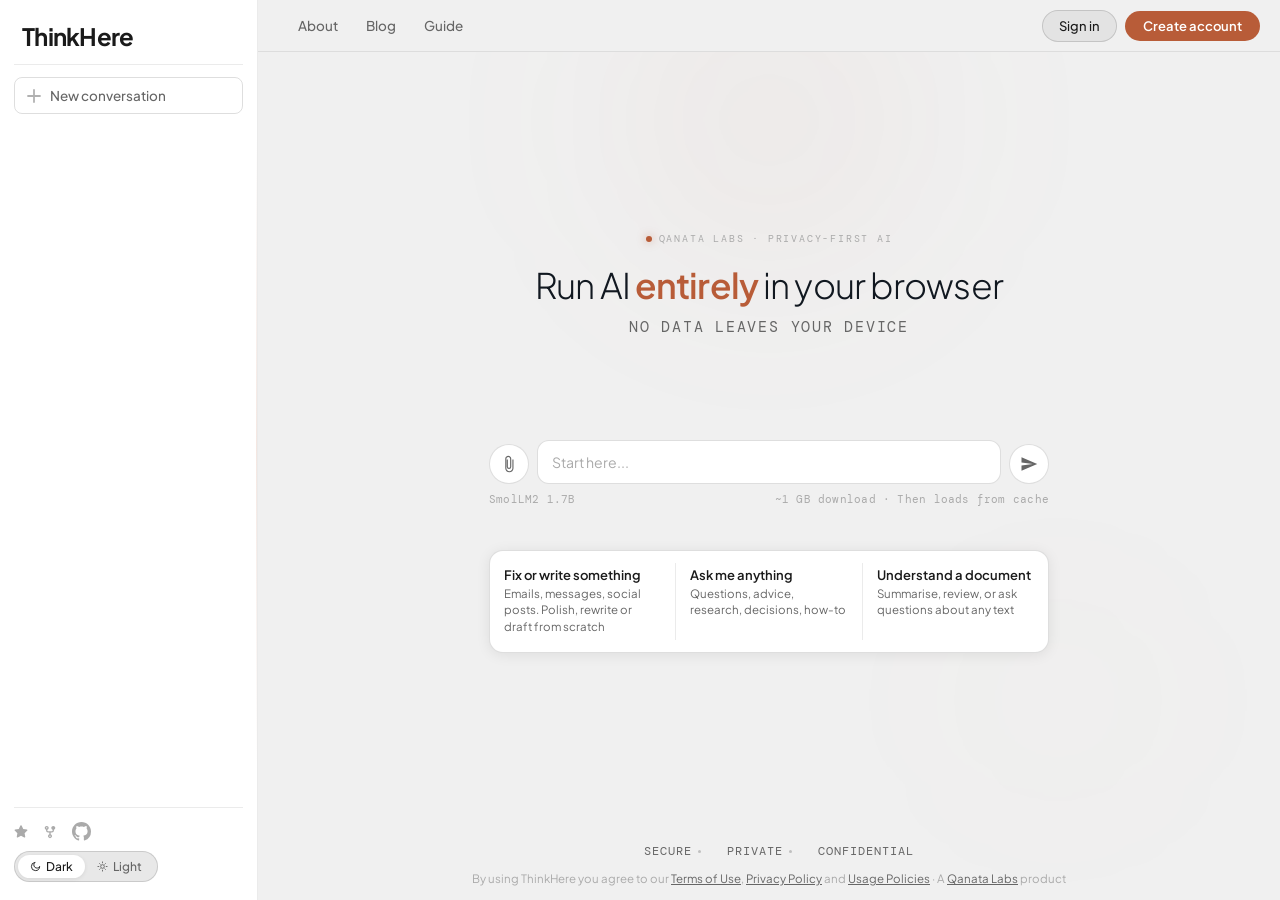
<file: index.html>
<!DOCTYPE html>
<html lang="en" data-theme="light">

<head>
  <meta charset="UTF-8">
  <meta name="viewport" content="width=device-width, initial-scale=1.0">
  <title>ThinkHere — Private AI in Your Browser</title>
  <meta name="description"
    content="Run AI entirely in your browser. No servers, no API keys, no data leaves your device. Powered by WebGPU.">
  <link rel="icon" type="image/svg+xml" href="favicon.svg">
  <link rel="preconnect" href="https://fonts.googleapis.com">
  <link
    href="https://fonts.googleapis.com/css2?family=Plus+Jakarta+Sans:ital,wght@0,300;0,400;0,500;0,600;0,700;1,400&family=DM+Mono:wght@300;400;500&display=swap"
    rel="stylesheet">
  <link rel="stylesheet" href="css/style.css">
</head>

<body>

  <div class="app">

    <!-- Sidebar -->
    <aside class="sidebar" id="sidebar">
      <div class="logo-block">
        <a class="logo-product" href="/">ThinkHere</a>
      </div>

      <button class="btn-new" onclick="newChat()">
        <svg width="14" height="14" viewBox="0 0 14 14" fill="none">
          <path d="M7 1v12M1 7h12" stroke="currentColor" stroke-width="1.8" stroke-linecap="round" />
        </svg>
        New conversation
      </button>

      <div class="nav-section" id="conversationList">
      </div>

      <div class="sidebar-footer">

        <div class="gh-stats sidebar-gh-stats">
          <a class="gh-stat" href="https://github.com/ipattis/thinkhere/stargazers" target="_blank"
            rel="noopener noreferrer" aria-label="GitHub stars">
            <svg viewBox="0 0 16 16">
              <path
                d="M8 .25a.75.75 0 01.673.418l1.882 3.815 4.21.612a.75.75 0 01.416 1.279l-3.046 2.97.719 4.192a.75.75 0 01-1.088.791L8 12.347l-3.766 1.98a.75.75 0 01-1.088-.79l.72-4.194L.818 6.374a.75.75 0 01.416-1.28l4.21-.611L7.327.668A.75.75 0 018 .25z" />
            </svg>
            <span id="ghStarsSidebar"></span>
          </a>
          <a class="gh-stat" href="https://github.com/ipattis/thinkhere/fork" target="_blank" rel="noopener noreferrer"
            aria-label="GitHub forks">
            <svg viewBox="0 0 16 16">
              <path
                d="M5 3.25a.75.75 0 11-1.5 0 .75.75 0 011.5 0zm0 2.122a2.25 2.25 0 10-1.5 0v.878A2.25 2.25 0 005.75 8.5h1.5v2.128a2.251 2.251 0 101.5 0V8.5h1.5a2.25 2.25 0 002.25-2.25v-.878a2.25 2.25 0 10-1.5 0v.878a.75.75 0 01-.75.75h-4.5A.75.75 0 015 6.25v-.878zm3.75 7.378a.75.75 0 11-1.5 0 .75.75 0 011.5 0zm3-8.75a.75.75 0 100-1.5.75.75 0 000 1.5z" />
            </svg>
            <span id="ghForksSidebar"></span>
          </a>
          <a class="github-link" href="https://github.com/ipattis/thinkhere" target="_blank" rel="noopener noreferrer"
            aria-label="View source on GitHub">
            <svg viewBox="0 0 16 16">
              <path
                d="M8 0C3.58 0 0 3.58 0 8c0 3.54 2.29 6.53 5.47 7.59.4.07.55-.17.55-.38 0-.19-.01-.82-.01-1.49-2.01.37-2.53-.49-2.69-.94-.09-.23-.48-.94-.82-1.13-.28-.15-.68-.52-.01-.53.63-.01 1.08.58 1.23.82.72 1.21 1.87.87 2.33.66.07-.52.28-.87.51-1.07-1.78-.2-3.64-.89-3.64-3.95 0-.87.31-1.59.82-2.15-.08-.2-.36-1.02.08-2.12 0 0 .67-.21 2.2.82.64-.18 1.32-.27 2-.27.68 0 1.36.09 2 .27 1.53-1.04 2.2-.82 2.2-.82.44 1.1.16 1.92.08 2.12.51.56.82 1.27.82 2.15 0 3.07-1.87 3.75-3.65 3.95.29.25.54.73.54 1.48 0 1.07-.01 1.93-.01 2.2 0 .21.15.46.55.38A8.013 8.013 0 0016 8c0-4.42-3.58-8-8-8z" />
            </svg>
          </a>
        </div>
        <div class="theme-toggle sidebar-theme-toggle">
          <button class="theme-btn active" id="btn-dark" onclick="setTheme('dark')">
            <svg width="11" height="11" viewBox="0 0 24 24" fill="none">
              <path d="M21 12.79A9 9 0 1111.21 3a7 7 0 109.79 9.79z" stroke="currentColor" stroke-width="2"
                stroke-linecap="round" />
            </svg>
            Dark
          </button>
          <button class="theme-btn" id="btn-light" onclick="setTheme('light')">
            <svg width="11" height="11" viewBox="0 0 24 24" fill="none">
              <circle cx="12" cy="12" r="4" stroke="currentColor" stroke-width="2" />
              <path
                d="M12 2v2M12 20v2M2 12h2M20 12h2M5.63 5.63l1.41 1.41M16.96 16.96l1.41 1.41M5.63 18.37l1.41-1.41M16.96 7.04l1.41-1.41"
                stroke="currentColor" stroke-width="2" stroke-linecap="round" />
            </svg>
            Light
          </button>
        </div>

      </div>
    </aside>

    <!-- Sidebar overlay for mobile -->
    <div class="sidebar-overlay" id="sidebarOverlay" onclick="closeSidebar()"></div>

    <!-- Main content area -->
    <div class="main-content">
      <div class="bg-orb orb1"></div>
      <div class="bg-orb orb2"></div>

      <!-- Topbar -->
      <div class="topbar">
        <button class="sidebar-toggle" id="sidebarToggle" onclick="toggleSidebar()">
          <svg viewBox="0 0 24 24">
            <line x1="3" y1="6" x2="21" y2="6" />
            <line x1="3" y1="12" x2="21" y2="12" />
            <line x1="3" y1="18" x2="21" y2="18" />
          </svg>
        </button>
        <div class="topbar-meta" id="headerStatus"></div>
        <div class="topbar-nav">
          <a class="topbar-link" href="about.html">About</a>
          <a class="topbar-link" href="blog.html">Blog</a>
          <a class="topbar-link" href="guide.html">Guide</a>
        </div>

        <a class="btn-top-ghost" id="signInBtn" href="#" onclick="signIn(); return false;">Sign in</a>
        <a class="btn-top-solid" id="createAccountBtn" href="https://app.thinkhere.ai/?mode=signup">Create account</a>
      </div>

      <!-- Inner scrollable area -->
      <div class="main-inner">

        <!-- Intro Section (shown before model starts loading) -->
        <div class="intro-section" id="introSection">
          <div class="eyebrow">
            <span class="eyebrow-dot"></span>
            Qanata Labs &middot; Privacy-First AI
          </div>
          <h2>Run AI <em>entirely</em> in your browser</h2>
          <p class="intro-subtitle">No data leaves your device</p>

          <div id="webgpuCheck"></div>
          <div id="deviceInfoBar"></div>
          <div id="deviceBanners"></div>

          <div id="introChatCta" onclick="loadModel()"
            style="cursor:pointer; max-width:560px; width:100%; margin:20px 0;">
            <div class="input-area" style="border-top:none; padding:0;">
              <div class="input-row">
                <button class="file-btn" style="pointer-events:none;" aria-label="Attach file">
                  <svg viewBox="0 0 24 24">
                    <path
                      d="M16.5 6v11.5c0 2.21-1.79 4-4 4s-4-1.79-4-4V5a2.5 2.5 0 015 0v10.5c0 .83-.67 1.5-1.5 1.5s-1.5-.67-1.5-1.5V6H9v9.5a3 3 0 006 0V5c0-2.21-1.79-4-4-4S7 2.79 7 5v12.5c0 3.04 2.46 5.5 5.5 5.5s5.5-2.46 5.5-5.5V6h-1.5z" />
                  </svg>
                </button>

                <div class="input-wrapper">
                  <div
                    style="padding:12px 0; font-size:0.88rem; color:var(--text-dim); font-family:var(--font-sans); user-select:none; text-align:left;">
                    Start here...</div>
                </div>
                <button class="send-btn" style="pointer-events:none; opacity:1;" aria-label="Send">
                  <svg viewBox="0 0 24 24">
                    <path d="M2.01 21L23 12 2.01 3 2 10l15 2-15 2z" />
                  </svg>
                </button>
              </div>
              <div class="input-meta">
                <div class="input-meta-left">
                  <span>SmolLM2 1.7B</span>
                </div>
                <div class="input-meta-right">
                  <span style="color:var(--text-dim); font-size:0.68rem;">~1 GB download · Then loads from cache</span>
                </div>
              </div>
            </div>
          </div>

          <div class="pillar-row">
            <div class="pillar">
              <div>
                <span class="p-title">Fix or write something</span>
                <span class="p-desc">Emails, messages, social posts. Polish, rewrite or draft from scratch</span>
              </div>
            </div>
            <div class="pillar-sep"></div>
            <div class="pillar">
              <div>
                <span class="p-title">Ask me anything</span>
                <span class="p-desc">Questions, advice, research, decisions, how-to</span>
              </div>
            </div>
            <div class="pillar-sep"></div>
            <div class="pillar">
              <div>
                <span class="p-title">Understand a document</span>
                <span class="p-desc">Summarise, review, or ask questions about any text</span>
              </div>
            </div>
          </div>
        </div>

        <!-- Loading Screen -->
        <div class="loading-screen" id="loadingScreen">
          <div class="loader-ring"></div>
          <div class="loading-model-name" id="loadingModelName">SmolLM2 1.7B</div>
          <div class="loading-label" id="loadingLabel">Initializing engine...</div>
          <div class="progress-bar-container">
            <div class="progress-bar" id="progressBar"></div>
          </div>
          <div class="loading-phases">
            <div class="phase active" id="phaseDownload"><span class="phase-dot"></span> Download</div>
            <div class="phase" id="phaseCompile"><span class="phase-dot"></span> Compile</div>
            <div class="phase" id="phaseReady"><span class="phase-dot"></span> Ready</div>
          </div>
          <div class="loading-stats" id="loadingStats">
            <span id="statProgress">0%</span>
            <span id="statSize">&mdash;</span>
            <span id="statElapsed">0s elapsed</span>
          </div>
          <div class="loading-tip" id="loadingTip">Downloading model weights — this only happens once, then it's cached
            locally.</div>
          <div class="memory-info" id="memoryInfo" style="display: none;"></div>
        </div>

        <!-- Chat Interface -->
        <div class="chat-container" id="chatContainer" style="position: relative;">

          <div class="messages" id="messages">
            <div class="message system">Model loaded &middot; all processing happens here</div>
          </div>

          <div class="input-area">
            <div class="file-preview" id="filePreview"></div>
            <div class="input-row">
              <button class="file-btn" id="fileBtn" onclick="document.getElementById('fileInput').click()"
                title="Upload text file as context">
                <svg viewBox="0 0 24 24">
                  <path
                    d="M16.5 6v11.5c0 2.21-1.79 4-4 4s-4-1.79-4-4V5a2.5 2.5 0 015 0v10.5c0 .83-.67 1.5-1.5 1.5s-1.5-.67-1.5-1.5V6H9v9.5a3 3 0 006 0V5c0-2.21-1.79-4-4-4S7 2.79 7 5v12.5c0 3.04 2.46 5.5 5.5 5.5s5.5-2.46 5.5-5.5V6h-1.5z" />
                </svg>
              </button>

              <input type="file" id="fileInput" style="display:none"
                accept=".txt,.md,.json,.js,.ts,.py,.html,.css,.csv,.xml,.yaml,.yml,.toml,.sh,.rb,.go,.rs,.c,.cpp,.h,.java,.kt,.swift"
                onchange="handleFileUpload(this)">
              <div class="input-wrapper">
                <textarea id="userInput" placeholder="What's on your mind?" rows="1" onkeydown="handleKey(event)"
                  oninput="autoResize(this)"></textarea>
              </div>
              <button class="send-btn" id="sendBtn" onclick="sendMessage()" disabled>
                <svg viewBox="0 0 24 24">
                  <path d="M2.01 21L23 12 2.01 3 2 10l15 2-15 2z" />
                </svg>
              </button>
              <button class="stop-btn" id="stopBtn" onclick="stopGeneration()">
                <svg viewBox="0 0 24 24">
                  <rect x="6" y="6" width="12" height="12" rx="2" />
                </svg>
              </button>
            </div>
            <div class="input-meta">
              <div class="input-meta-left">
                <span id="modelLabel">&mdash;</span>
                <button class="toolbar-btn" id="newChatBtn" onclick="newChat()">
                  <svg viewBox="0 0 24 24">
                    <path d="M19 13h-6v6h-2v-6H5v-2h6V5h2v6h6v2z" />
                  </svg>
                  New
                </button>
              </div>
              <div class="input-meta-right">
                <div class="token-bar" id="tokenBar">
                  <div class="token-bar-track">
                    <div class="token-bar-fill" id="tokenBarFill"></div>
                  </div>
                  <span id="tokenContext">0 tokens</span>
                </div>
                <span id="tokenInfo">Ready</span>
              </div>
            </div>
          </div>

          <!-- Upgrade Banner -->
          <div class="upgrade-banner">
            Want access to more models and conversation export?
            <a href="#" onclick="signUp(); return false;">Create a free account</a>
          </div>
        </div>

      </div>

      <div class="footer-trust">
        <span class="trust-pill">
          <svg viewBox="0 0 24 24">
            <path d="M12 22s8-4 8-10V5l-8-3-8 3v7c0 6 8 10 8 10z" />
          </svg>
          Secure
        </span>
        <span class="trust-dot"></span>
        <span class="trust-pill">
          <svg viewBox="0 0 24 24">
            <rect x="3" y="11" width="18" height="11" rx="2" />
            <path d="M7 11V7a5 5 0 0 1 10 0v4" />
          </svg>
          Private
        </span>
        <span class="trust-dot"></span>
        <span class="trust-pill">
          <svg viewBox="0 0 24 24">
            <circle cx="12" cy="12" r="10" />
            <path d="M12 8v4l3 3" />
          </svg>
          Confidential
        </span>
      </div>
      <p class="legal">
        By using ThinkHere you agree to our <a href="terms.html">Terms of Use</a>, <a href="privacy.html">Privacy
          Policy</a> and <a href="usage.html">Usage Policies</a> &middot; A <a href="https://www.qanatalabs.com"
          target="_blank" rel="noopener">Qanata Labs</a> product
      </p>

    </div>
  </div>

  <script>
    // Theme toggle
    function setTheme(t) {
      document.documentElement.setAttribute('data-theme', t);
      document.getElementById('btn-dark').classList.toggle('active', t === 'dark');
      document.getElementById('btn-light').classList.toggle('active', t === 'light');
      // Update Qanata mark stroke color for theme
      const strokeCol = t === 'light' ? '#9a9a9a' : '#f4f1eb';
      document.querySelectorAll('.ql-stroke').forEach(function (el) { el.setAttribute('stroke', strokeCol); });
      localStorage.setItem('thinkhere-theme', t);
    }
    // Restore saved theme
    (function () {
      var saved = localStorage.getItem('thinkhere-theme');
      if (saved) setTheme(saved);
    })();

    // Sidebar toggle for mobile
    function toggleSidebar() {
      document.getElementById('sidebar').classList.toggle('open');
      document.getElementById('sidebarOverlay').classList.toggle('active');
    }
    function closeSidebar() {
      document.getElementById('sidebar').classList.remove('open');
      document.getElementById('sidebarOverlay').classList.remove('active');
    }
  </script>
  <script type="module" src="js/auth.js"></script>
  <script type="module" src="js/app.js"></script>

</body>

</html>
</file>
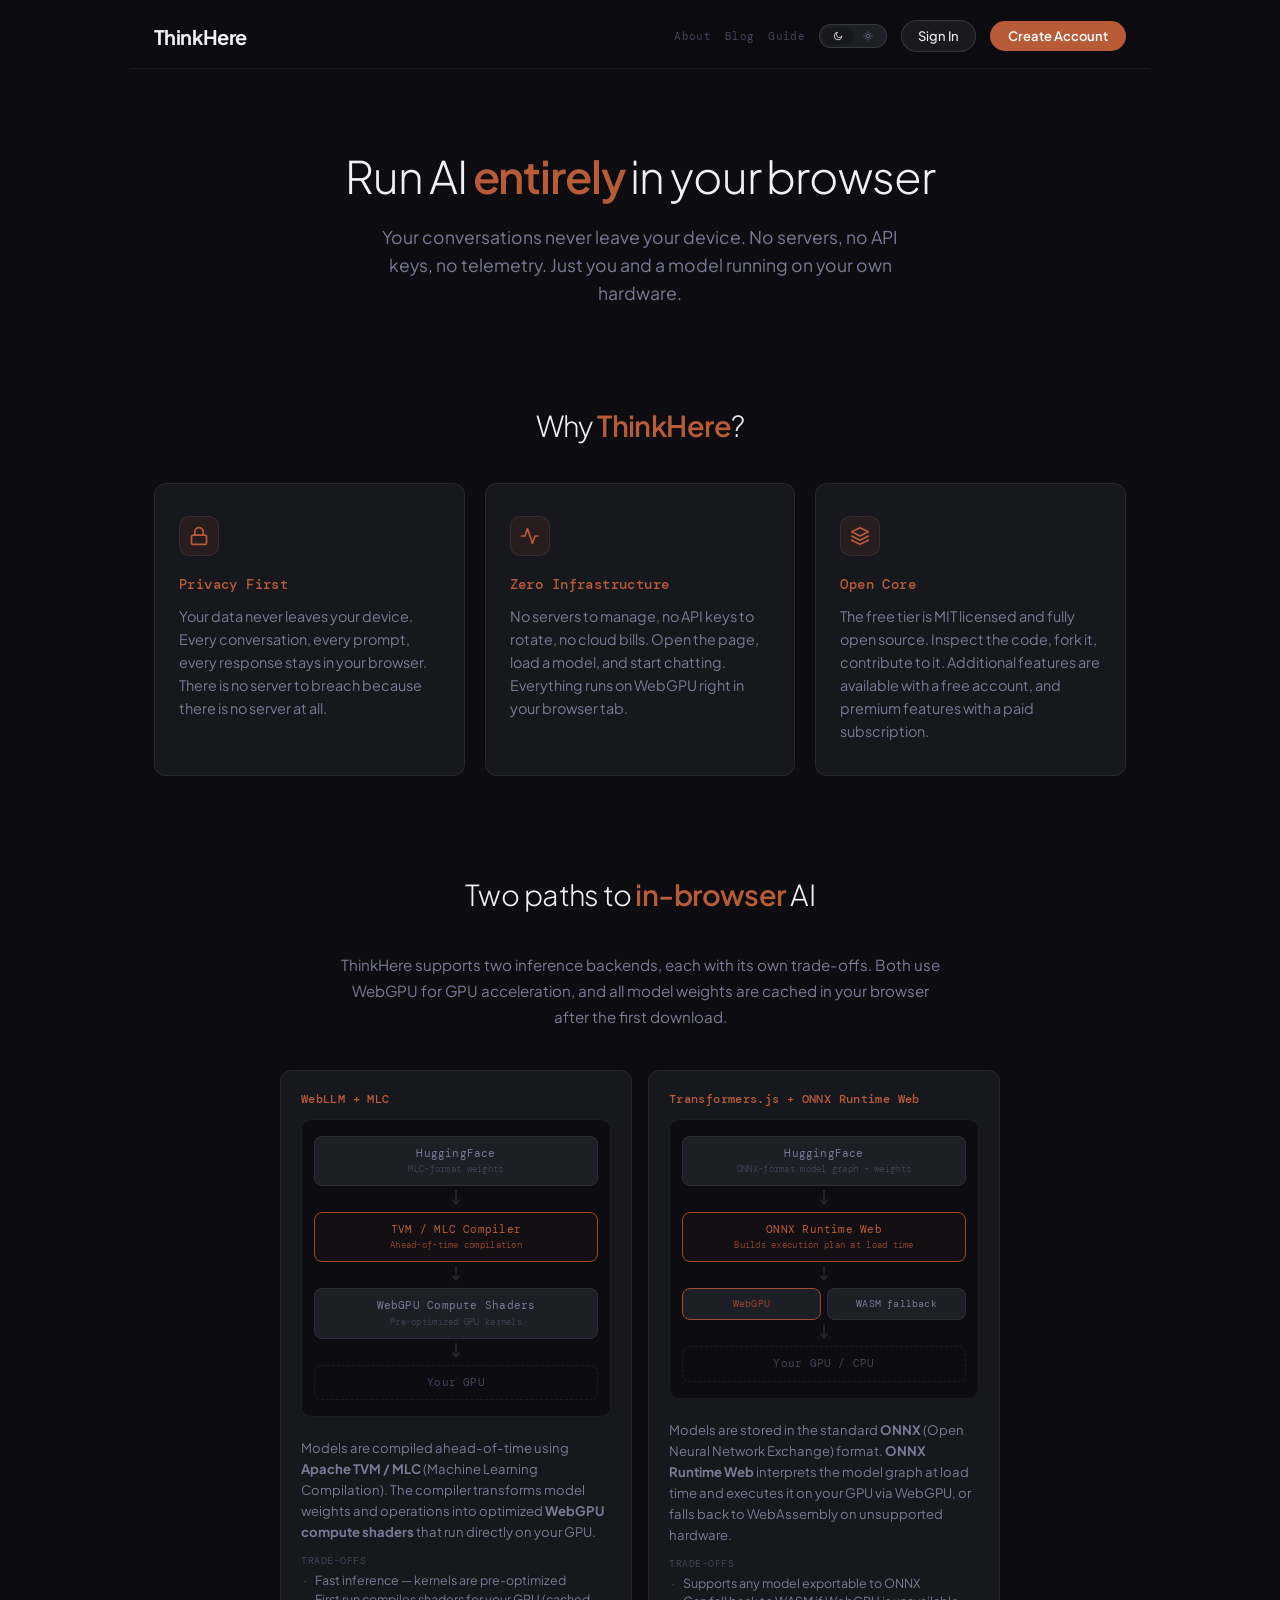
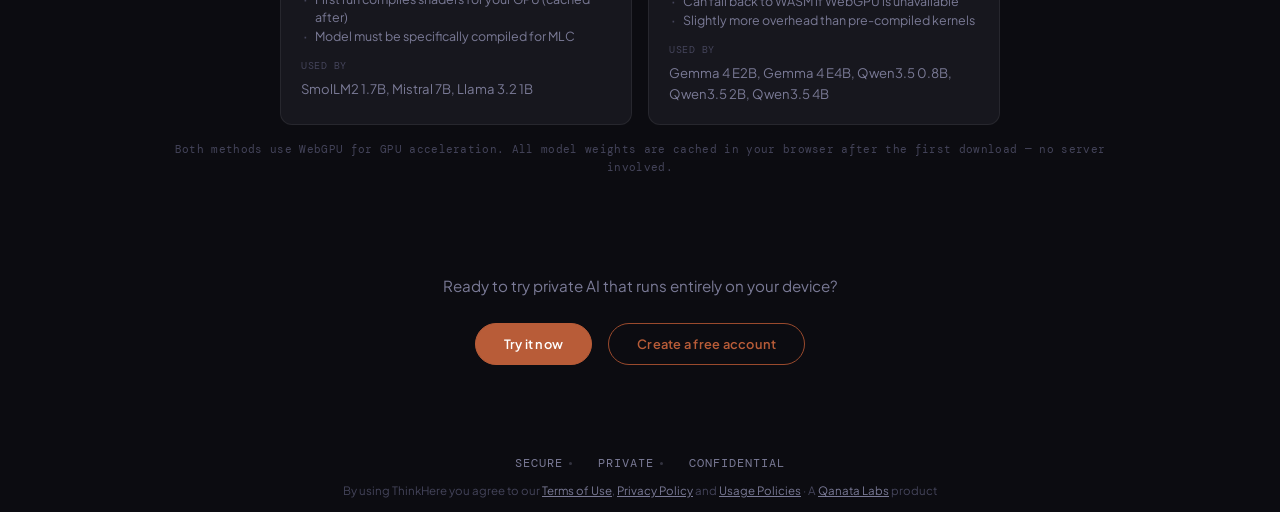
<file: about.html>
<!DOCTYPE html>
<html lang="en" data-theme="dark">

<head>
  <meta charset="UTF-8">
  <meta name="viewport" content="width=device-width, initial-scale=1.0">
  <title>About — ThinkHere | Private AI in Your Browser</title>
  <meta name="description"
    content="ThinkHere runs AI entirely in your browser. No servers, no API keys, no data leaves your device. Learn how it works.">
  <link rel="icon" type="image/svg+xml" href="favicon.svg">
  <link rel="preconnect" href="https://fonts.googleapis.com">
  <link
    href="https://fonts.googleapis.com/css2?family=Plus+Jakarta+Sans:ital,wght@0,300;0,400;0,500;0,600;0,700;1,400&family=DM+Mono:wght@300;400;500&display=swap"
    rel="stylesheet">
  <link rel="stylesheet" href="css/style.css">
  <style>
    /* ── About Page Styles ── */
    .page-wrap {
      max-width: 1020px;
      margin: 0 auto;
      display: flex;
      flex-direction: column;
      min-height: 100dvh;
    }

    /* Top nav for content pages */
    .page-header {
      padding: 20px 24px 16px;
      border-bottom: 1px solid var(--border);
      display: flex;
      align-items: center;
      justify-content: space-between;
      flex-shrink: 0;
      background: var(--topbar-bg);
      backdrop-filter: blur(12px);
    }

    .page-header-logo {
      font-family: var(--font-sans);
      font-weight: 700;
      font-size: 1.25rem;
      letter-spacing: -0.03em;
      color: var(--text);
      text-decoration: none;
      display: flex;
      align-items: center;
      gap: 8px;
    }

    .page-header-right {
      display: flex;
      align-items: center;
      gap: 14px;
    }

    .page-nav {
      font-family: var(--font-mono);
      font-size: 0.7rem;
      color: var(--text-dim);
      text-decoration: none;
      letter-spacing: 0.03em;
      transition: color 0.2s ease;
    }

    .page-nav:hover {
      color: var(--accent);
    }

    .page-content {
      flex: 1;
      padding: 0 24px;
      overflow-y: auto;
    }

    /* Hero */
    .hero {
      text-align: center;
      padding: 80px 0 60px;
    }

    .hero h1 {
      font-family: var(--font-sans);
      font-size: 2.8rem;
      font-weight: 300;
      line-height: 1.2;
      margin-bottom: 20px;
      letter-spacing: -0.025em;
      color: var(--hero-h);
    }

    .hero h1 em {
      color: var(--hero-em);
      font-style: normal;
      font-weight: 600;
    }

    .hero .tagline {
      color: var(--text-muted);
      font-size: 1.1rem;
      max-width: 520px;
      margin: 0 auto;
      line-height: 1.6;
    }

    /* Section titles */
    .section-title {
      font-family: var(--font-sans);
      font-size: 1.8rem;
      font-weight: 300;
      text-align: center;
      margin-bottom: 40px;
      letter-spacing: -0.02em;
      color: var(--hero-h);
    }

    .section-title em {
      color: var(--hero-em);
      font-style: normal;
      font-weight: 600;
    }

    /* Cards */
    .cards-section {
      padding: 40px 0 60px;
    }

    .cards-grid {
      display: grid;
      grid-template-columns: repeat(3, 1fr);
      gap: 20px;
    }

    .card {
      background: var(--surface);
      border: 1px solid var(--border);
      border-radius: var(--radius);
      padding: 32px 24px;
      transition: border-color 0.2s ease;
    }

    .card:hover {
      border-color: var(--border-md);
    }

    .card-icon {
      width: 40px;
      height: 40px;
      border-radius: 10px;
      background: rgba(184, 92, 56, 0.1);
      border: 1px solid var(--border);
      display: flex;
      align-items: center;
      justify-content: center;
      font-size: 1.2rem;
      margin-bottom: 20px;
    }

    .card h3 {
      font-family: var(--font-mono);
      font-size: 0.85rem;
      font-weight: 500;
      letter-spacing: 0.03em;
      color: var(--accent);
      margin-bottom: 12px;
    }

    .card p {
      color: var(--text-muted);
      font-size: 0.9rem;
      line-height: 1.6;
    }

    /* How It Works / Architecture */
    .how-section {
      padding: 40px 0 60px;
    }

    .how-description {
      color: var(--text-muted);
      font-size: 0.95rem;
      line-height: 1.7;
      text-align: center;
      max-width: 600px;
      margin: 0 auto 40px;
    }

    .arch-columns {
      display: grid;
      grid-template-columns: 1fr 1fr;
      gap: 16px;
      max-width: 720px;
      margin: 0 auto;
    }

    .arch-card {
      background: var(--surface);
      border: 1px solid var(--border);
      border-radius: var(--radius);
      padding: 20px;
    }

    .arch-card h4 {
      font-family: var(--font-mono);
      font-size: 0.78rem;
      font-weight: 500;
      color: var(--accent);
      margin-bottom: 12px;
      letter-spacing: 0.03em;
    }

    .arch-card p {
      font-size: 0.82rem;
      color: var(--text-muted);
      line-height: 1.6;
      text-align: left;
      margin-bottom: 12px;
    }

    .arch-card p:last-child {
      margin-bottom: 0;
    }

    .arch-card .arch-label {
      font-family: var(--font-mono);
      font-size: 0.65rem;
      color: var(--text-dim);
      letter-spacing: 0.05em;
      text-transform: uppercase;
      margin-bottom: 4px;
    }

    .arch-card ul {
      list-style: none;
      padding: 0;
      margin: 0 0 12px;
    }

    .arch-card li {
      font-size: 0.78rem;
      color: var(--text-muted);
      line-height: 1.5;
      padding-left: 14px;
      position: relative;
    }

    .arch-card li::before {
      content: '\00B7';
      position: absolute;
      left: 2px;
      color: var(--text-dim);
      font-weight: bold;
    }

    .arch-flow {
      display: flex;
      flex-direction: column;
      align-items: center;
      margin-bottom: 20px;
      padding: 16px 12px;
      background: var(--bg);
      border-radius: 10px;
      border: 1px solid var(--border);
    }

    .arch-flow-step {
      width: 100%;
      background: var(--surface2);
      border: 1px solid var(--border);
      border-radius: 8px;
      padding: 9px 12px;
      text-align: center;
      font-family: var(--font-mono);
      font-size: 0.68rem;
      font-weight: 400;
      color: var(--text-muted);
      letter-spacing: 0.02em;
      line-height: 1.4;
    }

    .arch-flow-step .step-sub {
      display: block;
      font-size: 0.58rem;
      color: var(--text-dim);
      font-weight: 300;
      margin-top: 2px;
      letter-spacing: 0.03em;
    }

    .arch-flow-step.highlight {
      border-color: var(--accent-dim);
      background: rgba(184, 92, 56, 0.04);
      color: var(--accent);
    }

    .arch-flow-step.highlight .step-sub {
      color: var(--accent-dim);
    }

    .arch-flow-step.step-end {
      background: transparent;
      border-style: dashed;
      color: var(--text-dim);
    }

    .arch-flow-step.step-fork {
      display: flex;
      justify-content: center;
      gap: 6px;
      background: transparent;
      border: none;
      padding: 0;
    }

    .arch-flow-step.step-fork .fork-option {
      flex: 1;
      background: var(--surface2);
      border: 1px solid var(--border);
      border-radius: 8px;
      padding: 8px 6px;
      font-family: var(--font-mono);
      font-size: 0.62rem;
      color: var(--text-muted);
      text-align: center;
    }

    .arch-flow-step.step-fork .fork-primary {
      border-color: var(--accent-dim);
      color: var(--accent-dim);
    }

    .arch-flow-arrow {
      display: flex;
      align-items: center;
      justify-content: center;
      padding: 4px 0;
      color: var(--border-md);
    }

    .arch-flow-arrow svg {
      width: 12px;
      height: 18px;
    }

    .arch-shared {
      margin-top: 16px;
      text-align: center;
      font-family: var(--font-mono);
      font-size: 0.68rem;
      color: var(--text-dim);
      letter-spacing: 0.03em;
      line-height: 1.6;
    }

    /* CTA */
    .cta-section {
      text-align: center;
      padding: 40px 0 80px;
    }

    .cta-section p {
      color: var(--text-muted);
      font-size: 0.95rem;
      margin-bottom: 28px;
    }

    .cta-buttons {
      display: flex;
      gap: 16px;
      justify-content: center;
      flex-wrap: wrap;
    }

    .btn-primary {
      display: inline-block;
      font-family: var(--font-sans);
      font-size: 0.8rem;
      font-weight: 600;
      letter-spacing: 0.02em;
      text-decoration: none;
      padding: 12px 28px;
      border-radius: 100px;
      color: #fff;
      background: var(--accent);
      border: 1px solid var(--accent);
      transition: all 0.2s ease;
      cursor: pointer;
    }

    .btn-primary:hover {
      background: #d4724e;
      border-color: #d4724e;
    }

    .btn-secondary {
      display: inline-block;
      font-family: var(--font-sans);
      font-size: 0.8rem;
      font-weight: 600;
      letter-spacing: 0.02em;
      text-decoration: none;
      padding: 12px 28px;
      border-radius: 100px;
      color: var(--accent);
      background: transparent;
      border: 1px solid var(--accent-dim);
      transition: all 0.2s ease;
      cursor: pointer;
    }

    .btn-secondary:hover {
      border-color: var(--accent);
      background: var(--accent-glow);
    }

    /* Footer */
    .page-footer {
      padding: 24px;
      border-top: 1px solid var(--border);
      text-align: center;
      font-family: var(--font-mono);
      font-size: 0.65rem;
      color: var(--text-dim);
      letter-spacing: 0.04em;
    }

    /* Theme toggle for content pages */
    .page-theme-toggle {
      display: flex;
      align-items: center;
      background: var(--surface2);
      border: 1px solid var(--border-md);
      border-radius: 20px;
      padding: 3px;
    }

    .page-theme-btn {
      display: flex;
      align-items: center;
      gap: 4px;
      padding: 3px 10px;
      border-radius: 16px;
      border: none;
      background: transparent;
      color: var(--text-muted);
      font-family: var(--font-sans);
      font-size: 11px;
      font-weight: 500;
      cursor: pointer;
      transition: all 0.18s;
    }

    .page-theme-btn.active {
      background: var(--surface);
      color: var(--text);
      box-shadow: 0 1px 4px var(--shadow);
    }

    /* Responsive */
    @media (max-width: 900px) {
      .arch-columns {
        grid-template-columns: 1fr;
        max-width: 480px;
      }
    }

    @media (max-width: 680px) {
      .hero h1 {
        font-size: 2rem;
      }

      .cards-grid {
        grid-template-columns: 1fr;
      }

      .arch-columns {
        grid-template-columns: 1fr;
      }

      .page-header {
        padding: 16px;
      }

      .page-header-right {
        gap: 8px;
      }
    }
  </style>
</head>

<body>

  <div class="page-wrap">
    <header class="page-header">
      <a class="page-header-logo" href="/">
        ThinkHere
      </a>
      <div class="page-header-right">
        <a class="page-nav" href="about.html">About</a>
        <a class="page-nav" href="blog.html">Blog</a>
        <a class="page-nav" href="guide.html">Guide</a>
        <div class="page-theme-toggle">
          <button class="page-theme-btn active" id="btn-dark" onclick="setTheme('dark')">
            <svg width="10" height="10" viewBox="0 0 24 24" fill="none">
              <path d="M21 12.79A9 9 0 1111.21 3a7 7 0 109.79 9.79z" stroke="currentColor" stroke-width="2"
                stroke-linecap="round" />
            </svg>
          </button>
          <button class="page-theme-btn" id="btn-light" onclick="setTheme('light')">
            <svg width="10" height="10" viewBox="0 0 24 24" fill="none">
              <circle cx="12" cy="12" r="4" stroke="currentColor" stroke-width="2" />
              <path
                d="M12 2v2M12 20v2M2 12h2M20 12h2M5.63 5.63l1.41 1.41M16.96 16.96l1.41 1.41M5.63 18.37l1.41-1.41M16.96 7.04l1.41-1.41"
                stroke="currentColor" stroke-width="2" stroke-linecap="round" />
            </svg>
          </button>
        </div>
        <a class="btn-top-ghost" href="#" onclick="signIn(); return false;">Sign In</a>
        <a class="btn-top-solid" href="https://app.thinkhere.ai/?mode=signup">Create Account</a>
      </div>
    </header>

    <div class="page-content">

      <!-- Hero -->
      <section class="hero">
        <h1>Run AI <em>entirely</em> in your browser</h1>
        <p class="tagline">Your conversations never leave your device. No servers, no API keys, no telemetry. Just you
          and a model running on your own hardware.</p>
      </section>

      <!-- Why ThinkHere? -->
      <section class="cards-section">
        <h2 class="section-title">Why <em>ThinkHere</em>?</h2>
        <div class="cards-grid">
          <div class="card">
            <div class="card-icon">
              <svg width="20" height="20" viewBox="0 0 24 24" fill="none" stroke="#b85c38" stroke-width="2"
                stroke-linecap="round" stroke-linejoin="round">
                <rect x="3" y="11" width="18" height="11" rx="2" ry="2" />
                <path d="M7 11V7a5 5 0 0110 0v4" />
              </svg>
            </div>
            <h3>Privacy First</h3>
            <p>Your data never leaves your device. Every conversation, every prompt, every response stays in your
              browser. There is no server to breach because there is no server at all.</p>
          </div>
          <div class="card">
            <div class="card-icon">
              <svg width="20" height="20" viewBox="0 0 24 24" fill="none" stroke="#b85c38" stroke-width="2"
                stroke-linecap="round" stroke-linejoin="round">
                <path d="M22 12h-4l-3 9L9 3l-3 9H2" />
              </svg>
            </div>
            <h3>Zero Infrastructure</h3>
            <p>No servers to manage, no API keys to rotate, no cloud bills. Open the page, load a model, and start
              chatting. Everything runs on WebGPU right in your browser tab.</p>
          </div>
          <div class="card">
            <div class="card-icon">
              <svg width="20" height="20" viewBox="0 0 24 24" fill="none" stroke="#b85c38" stroke-width="2"
                stroke-linecap="round" stroke-linejoin="round">
                <path d="M12 2L2 7l10 5 10-5-10-5z" />
                <path d="M2 17l10 5 10-5" />
                <path d="M2 12l10 5 10-5" />
              </svg>
            </div>
            <h3>Open Core</h3>
            <p>The free tier is MIT licensed and fully open source. Inspect the code, fork it, contribute to it.
              Additional features are available with a free account, and premium features with a paid subscription.</p>
          </div>
        </div>
      </section>

      <!-- How It Works — Three Architectures -->
      <section class="how-section">
        <h2 class="section-title">Two paths to <em>in-browser</em> AI</h2>
        <p class="how-description">ThinkHere supports two inference backends, each with its own trade-offs.
          Both use WebGPU for GPU acceleration, and all model weights are cached in your browser after the first
          download.</p>

        <div class="arch-columns">
          <div class="arch-card">
            <h4>WebLLM + MLC</h4>
            <div class="arch-flow">
              <div class="arch-flow-step">HuggingFace<span class="step-sub">MLC-format weights</span></div>
              <div class="arch-flow-arrow"><svg viewBox="0 0 12 18">
                  <line x1="6" y1="0" x2="6" y2="12" stroke="currentColor" stroke-width="1.5" />
                  <polyline points="2.5,9.5 6,14 9.5,9.5" fill="none" stroke="currentColor" stroke-width="1.5" />
                </svg></div>
              <div class="arch-flow-step highlight">TVM / MLC Compiler<span class="step-sub">Ahead-of-time
                  compilation</span></div>
              <div class="arch-flow-arrow"><svg viewBox="0 0 12 18">
                  <line x1="6" y1="0" x2="6" y2="12" stroke="currentColor" stroke-width="1.5" />
                  <polyline points="2.5,9.5 6,14 9.5,9.5" fill="none" stroke="currentColor" stroke-width="1.5" />
                </svg></div>
              <div class="arch-flow-step">WebGPU Compute Shaders<span class="step-sub">Pre-optimized GPU kernels</span>
              </div>
              <div class="arch-flow-arrow"><svg viewBox="0 0 12 18">
                  <line x1="6" y1="0" x2="6" y2="12" stroke="currentColor" stroke-width="1.5" />
                  <polyline points="2.5,9.5 6,14 9.5,9.5" fill="none" stroke="currentColor" stroke-width="1.5" />
                </svg></div>
              <div class="arch-flow-step step-end">Your GPU</div>
            </div>
            <p>Models are compiled ahead-of-time using <strong>Apache TVM / MLC</strong> (Machine Learning Compilation).
              The compiler transforms model weights and operations into optimized <strong>WebGPU compute
                shaders</strong> that run directly on your GPU.</p>
            <div class="arch-label">Trade-offs</div>
            <ul>
              <li>Fast inference — kernels are pre-optimized</li>
              <li>First run compiles shaders for your GPU (cached after)</li>
              <li>Model must be specifically compiled for MLC</li>
            </ul>
            <p class="arch-label">Used by</p>
            <p>SmolLM2 1.7B, Mistral 7B, Llama 3.2 1B</p>
          </div>
          <div class="arch-card">
            <h4>Transformers.js + ONNX Runtime Web</h4>
            <div class="arch-flow">
              <div class="arch-flow-step">HuggingFace<span class="step-sub">ONNX-format model graph + weights</span>
              </div>
              <div class="arch-flow-arrow"><svg viewBox="0 0 12 18">
                  <line x1="6" y1="0" x2="6" y2="12" stroke="currentColor" stroke-width="1.5" />
                  <polyline points="2.5,9.5 6,14 9.5,9.5" fill="none" stroke="currentColor" stroke-width="1.5" />
                </svg></div>
              <div class="arch-flow-step highlight">ONNX Runtime Web<span class="step-sub">Builds execution plan at load
                  time</span></div>
              <div class="arch-flow-arrow"><svg viewBox="0 0 12 18">
                  <line x1="6" y1="0" x2="6" y2="12" stroke="currentColor" stroke-width="1.5" />
                  <polyline points="2.5,9.5 6,14 9.5,9.5" fill="none" stroke="currentColor" stroke-width="1.5" />
                </svg></div>
              <div class="arch-flow-step step-fork">
                <div class="fork-option fork-primary">WebGPU</div>
                <div class="fork-option">WASM fallback</div>
              </div>
              <div class="arch-flow-arrow"><svg viewBox="0 0 12 18">
                  <line x1="6" y1="0" x2="6" y2="12" stroke="currentColor" stroke-width="1.5" />
                  <polyline points="2.5,9.5 6,14 9.5,9.5" fill="none" stroke="currentColor" stroke-width="1.5" />
                </svg></div>
              <div class="arch-flow-step step-end">Your GPU / CPU</div>
            </div>
            <p>Models are stored in the standard <strong>ONNX</strong> (Open Neural Network Exchange) format.
              <strong>ONNX Runtime Web</strong> interprets the model graph at load time and executes it on your GPU via
              WebGPU, or falls back to WebAssembly on unsupported hardware.
            </p>
            <div class="arch-label">Trade-offs</div>
            <ul>
              <li>Supports any model exportable to ONNX</li>
              <li>Can fall back to WASM if WebGPU is unavailable</li>
              <li>Slightly more overhead than pre-compiled kernels</li>
            </ul>
            <p class="arch-label">Used by</p>
            <p>Gemma 4 E2B, Gemma 4 E4B, Qwen3.5 0.8B, Qwen3.5 2B, Qwen3.5 4B</p>
          </div>

        </div>
        <div class="arch-shared">Both methods use WebGPU for GPU acceleration. All model weights are cached in your
          browser after the first download — no server involved.</div>
      </section>

      <!-- CTA -->
      <section class="cta-section">
        <p>Ready to try private AI that runs entirely on your device?</p>
        <div class="cta-buttons">
          <a class="btn-primary" href="index.html">Try it now</a>
          <a class="btn-secondary" href="#" onclick="signUp(); return false;">Create a free account</a>
        </div>
      </section>

    </div>

    <div class="footer-trust">
      <span class="trust-pill">
        <svg viewBox="0 0 24 24">
          <path d="M12 22s8-4 8-10V5l-8-3-8 3v7c0 6 8 10 8 10z" />
        </svg>
        Secure
      </span>
      <span class="trust-dot"></span>
      <span class="trust-pill">
        <svg viewBox="0 0 24 24">
          <rect x="3" y="11" width="18" height="11" rx="2" />
          <path d="M7 11V7a5 5 0 0 1 10 0v4" />
        </svg>
        Private
      </span>
      <span class="trust-dot"></span>
      <span class="trust-pill">
        <svg viewBox="0 0 24 24">
          <circle cx="12" cy="12" r="10" />
          <path d="M12 8v4l3 3" />
        </svg>
        Confidential
      </span>
    </div>
    <p class="legal">
      By using ThinkHere you agree to our <a href="terms.html">Terms of Use</a>, <a href="privacy.html">Privacy
        Policy</a> and <a href="usage.html">Usage Policies</a> &middot; A <a href="https://www.qanatalabs.com"
        target="_blank" rel="noopener">Qanata Labs</a> product
    </p>
  </div>

  <script>
    function setTheme(t) {
      document.documentElement.setAttribute('data-theme', t);
      document.getElementById('btn-dark').classList.toggle('active', t === 'dark');
      document.getElementById('btn-light').classList.toggle('active', t === 'light');
      var strokeCol = t === 'light' ? '#9a9a9a' : '#f4f1eb';
      document.querySelectorAll('.ql-stroke').forEach(function (el) { el.setAttribute('stroke', strokeCol); });
      localStorage.setItem('thinkhere-theme', t);
    }
    (function () {
      var saved = localStorage.getItem('thinkhere-theme');
      if (saved) setTheme(saved);
    })();
  </script>
  <script type="module" src="js/auth.js"></script>
</body>

</html>
</file>
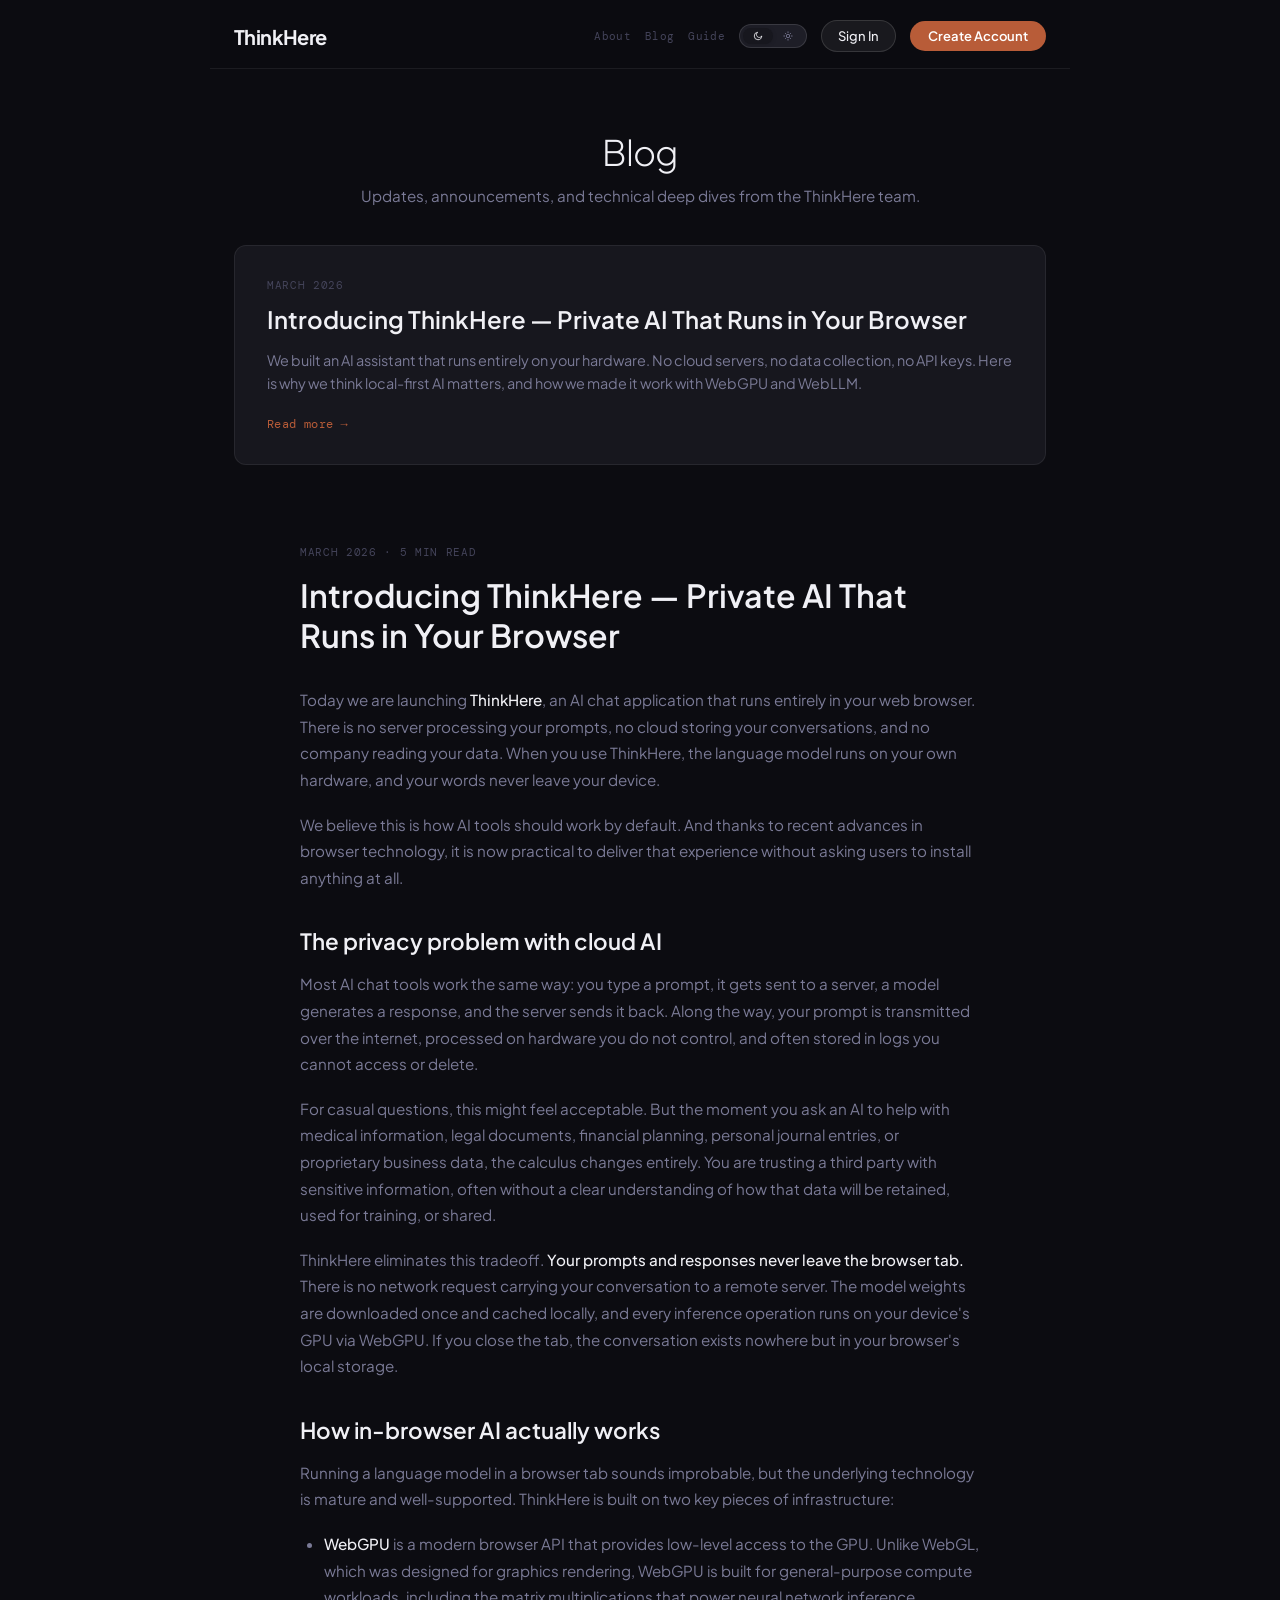
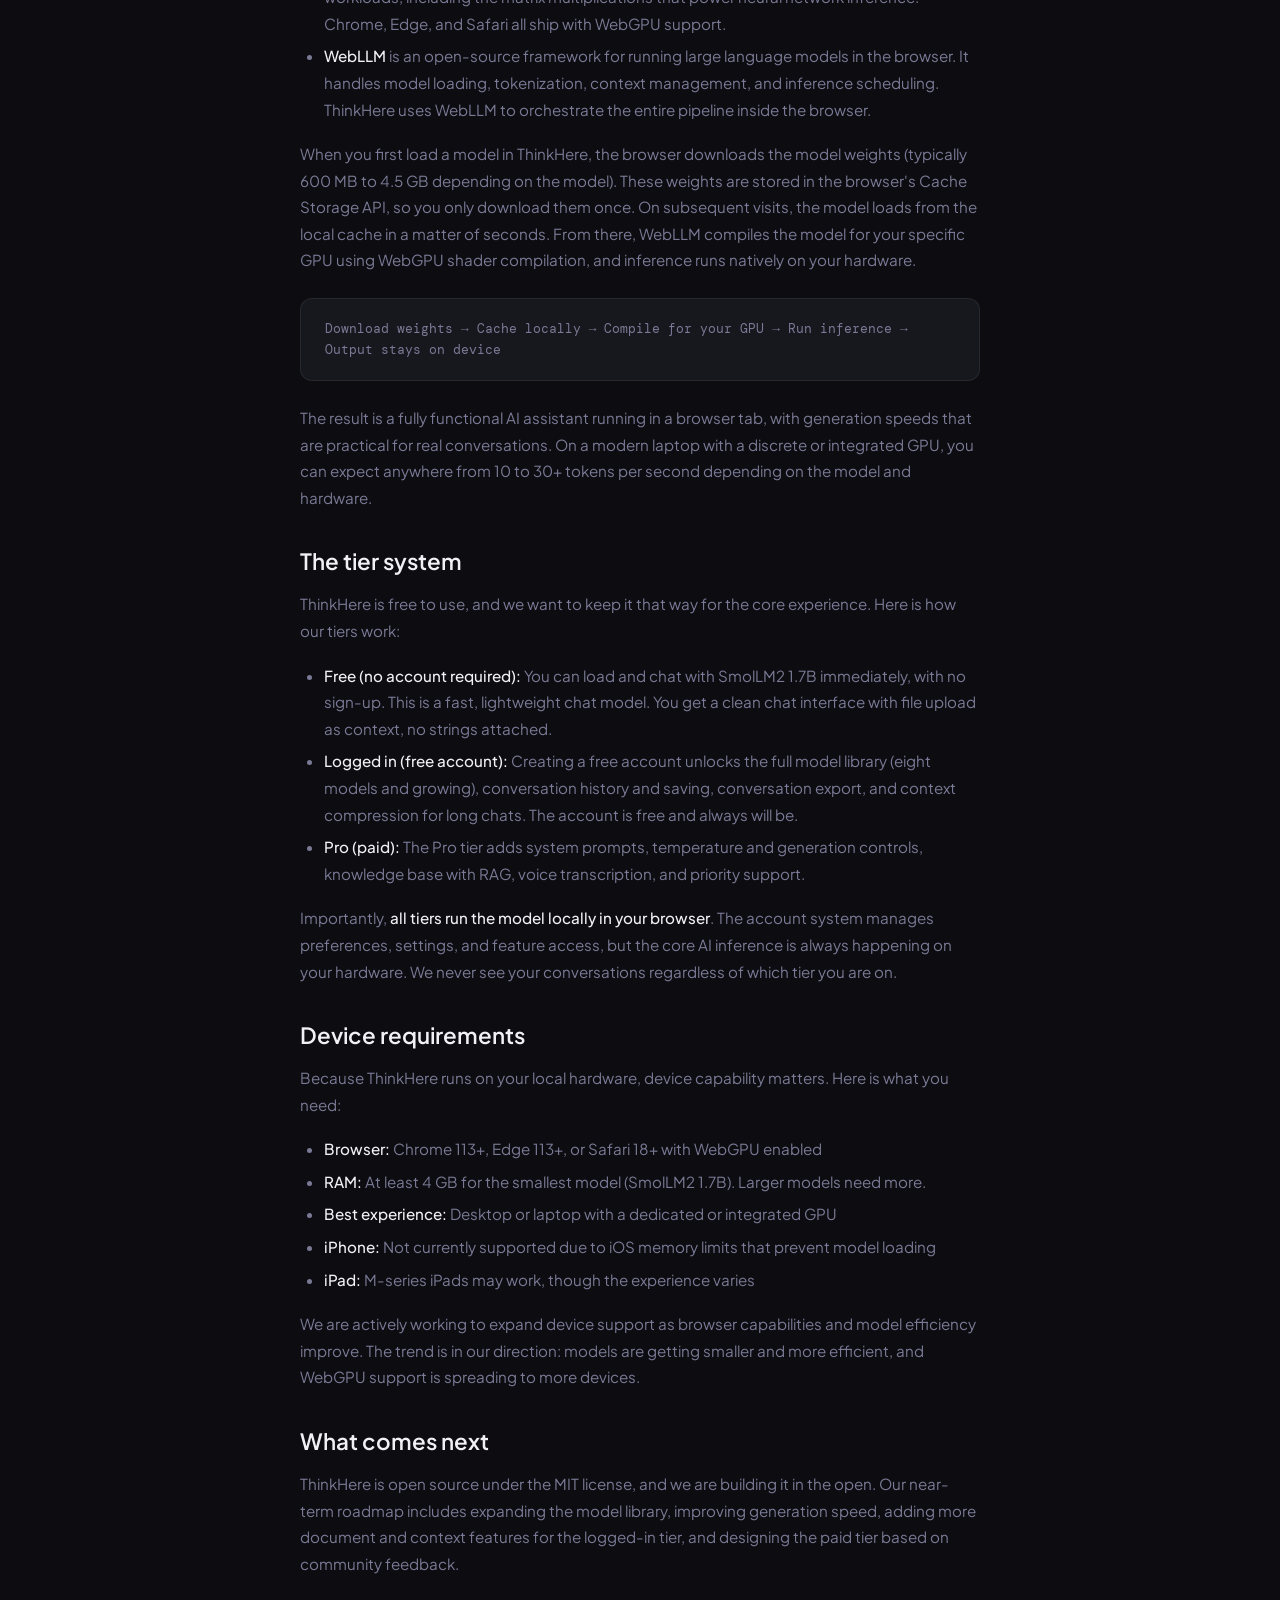
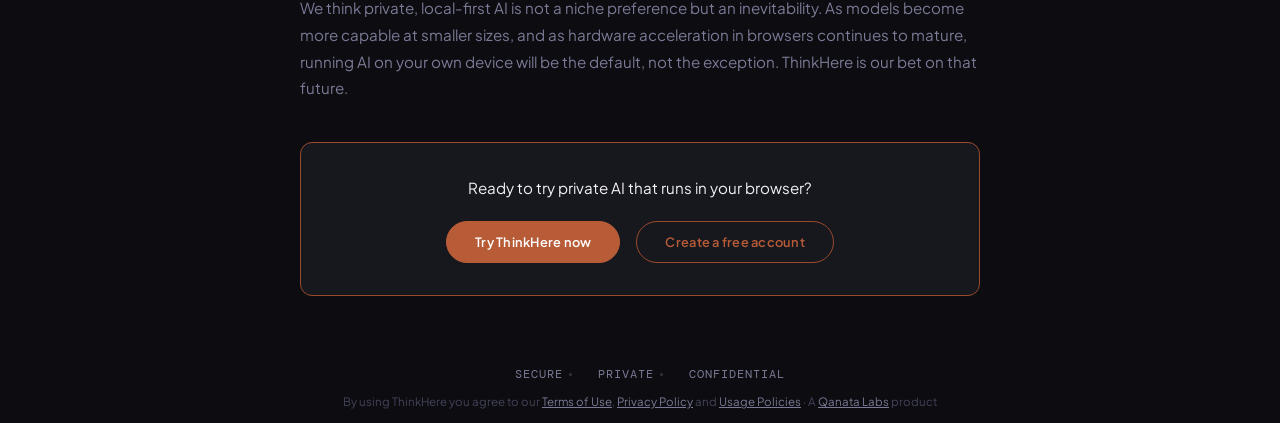
<file: blog.html>
<!DOCTYPE html>
<html lang="en" data-theme="dark">

<head>
  <meta charset="UTF-8">
  <meta name="viewport" content="width=device-width, initial-scale=1.0">
  <title>Blog — ThinkHere | Private AI in Your Browser</title>
  <meta name="description"
    content="News, updates, and technical deep dives from the ThinkHere team. Learn about in-browser AI, WebGPU, and private language models.">
  <meta property="og:title" content="Introducing ThinkHere — Private AI That Runs in Your Browser">
  <meta property="og:description"
    content="We built an AI chat tool that runs entirely in your browser. No cloud, no servers, no data collection. Here's why and how.">
  <meta property="og:type" content="article">
  <meta name="author" content="ThinkHere Team">
  <link rel="icon" type="image/svg+xml" href="favicon.svg">
  <link rel="preconnect" href="https://fonts.googleapis.com">
  <link
    href="https://fonts.googleapis.com/css2?family=Plus+Jakarta+Sans:ital,wght@0,300;0,400;0,500;0,600;0,700;1,400&family=DM+Mono:wght@300;400;500&display=swap"
    rel="stylesheet">
  <link rel="stylesheet" href="css/style.css">
  <style>
    /* ── Blog Page Styles ── */
    .page-wrap {
      max-width: 860px;
      margin: 0 auto;
      display: flex;
      flex-direction: column;
      min-height: 100dvh;
    }

    /* Top nav for content pages */
    .page-header {
      padding: 20px 24px 16px;
      border-bottom: 1px solid var(--border);
      display: flex;
      align-items: center;
      justify-content: space-between;
      flex-shrink: 0;
      background: var(--topbar-bg);
      backdrop-filter: blur(12px);
    }

    .page-header-logo {
      font-family: var(--font-sans);
      font-weight: 700;
      font-size: 1.25rem;
      letter-spacing: -0.03em;
      color: var(--text);
      text-decoration: none;
      display: flex;
      align-items: center;
      gap: 8px;
    }

    .page-header-right {
      display: flex;
      align-items: center;
      gap: 14px;
    }

    .page-nav {
      font-family: var(--font-mono);
      font-size: 0.7rem;
      color: var(--text-dim);
      text-decoration: none;
      letter-spacing: 0.03em;
      transition: color 0.2s ease;
    }

    .page-nav:hover {
      color: var(--accent);
    }

    .page-content {
      flex: 1;
      padding: 0 24px;
      overflow-y: auto;
    }

    /* Theme toggle for content pages */
    .page-theme-toggle {
      display: flex;
      align-items: center;
      background: var(--surface2);
      border: 1px solid var(--border-md);
      border-radius: 20px;
      padding: 3px;
    }

    .page-theme-btn {
      display: flex;
      align-items: center;
      gap: 4px;
      padding: 3px 10px;
      border-radius: 16px;
      border: none;
      background: transparent;
      color: var(--text-muted);
      font-family: var(--font-sans);
      font-size: 11px;
      font-weight: 500;
      cursor: pointer;
      transition: all 0.18s;
    }

    .page-theme-btn.active {
      background: var(--surface);
      color: var(--text);
      box-shadow: 0 1px 4px var(--shadow);
    }

    /* Blog index header */
    .blog-header {
      padding: 60px 0 40px;
      text-align: center;
    }

    .blog-header h1 {
      font-family: var(--font-sans);
      font-size: 2.2rem;
      font-weight: 300;
      margin-bottom: 12px;
      letter-spacing: -0.02em;
      color: var(--hero-h);
    }

    .blog-header p {
      color: var(--text-muted);
      font-size: 0.95rem;
    }

    /* Post card on index */
    .post-card {
      background: var(--surface);
      border: 1px solid var(--border);
      border-radius: var(--radius);
      padding: 32px;
      margin-bottom: 40px;
      transition: border-color 0.2s ease;
    }

    .post-card:hover {
      border-color: var(--border-md);
    }

    .post-meta {
      font-family: var(--font-mono);
      font-size: 0.7rem;
      color: var(--text-dim);
      letter-spacing: 0.06em;
      text-transform: uppercase;
      margin-bottom: 12px;
    }

    .post-card h2 {
      font-family: var(--font-sans);
      font-size: 1.5rem;
      font-weight: 600;
      margin-bottom: 14px;
      line-height: 1.3;
    }

    .post-card h2 a {
      color: var(--text);
      text-decoration: none;
      transition: color 0.2s ease;
    }

    .post-card h2 a:hover {
      color: var(--accent);
    }

    .post-excerpt {
      color: var(--text-muted);
      font-size: 0.9rem;
      line-height: 1.6;
      margin-bottom: 16px;
    }

    .read-more {
      font-family: var(--font-mono);
      font-size: 0.75rem;
      color: var(--accent);
      text-decoration: none;
      letter-spacing: 0.03em;
      transition: opacity 0.2s ease;
    }

    .read-more:hover {
      opacity: 0.8;
    }

    /* Full post */
    .post-full {
      max-width: 680px;
      margin: 0 auto;
      padding: 40px 0 60px;
    }

    .post-full .post-meta {
      margin-bottom: 16px;
    }

    .post-full h1 {
      font-family: var(--font-sans);
      font-size: 2rem;
      font-weight: 600;
      line-height: 1.25;
      margin-bottom: 32px;
      color: var(--hero-h);
    }

    .post-full h2 {
      font-family: var(--font-sans);
      font-size: 1.4rem;
      font-weight: 600;
      margin: 36px 0 16px;
      color: var(--text);
    }

    .post-full p {
      color: var(--text-muted);
      font-size: 0.95rem;
      line-height: 1.75;
      margin-bottom: 18px;
    }

    .post-full strong {
      color: var(--text);
      font-weight: 500;
    }

    .post-full a {
      color: var(--accent);
      text-decoration: none;
      transition: opacity 0.2s ease;
    }

    .post-full a:hover {
      opacity: 0.8;
    }

    .post-full .btn-primary {
      color: #fff;
    }

    .post-full ul {
      color: var(--text-muted);
      font-size: 0.95rem;
      line-height: 1.75;
      margin: 0 0 18px 24px;
    }

    .post-full li {
      margin-bottom: 6px;
    }

    .post-full .highlight {
      background: var(--surface);
      border: 1px solid var(--border);
      border-radius: var(--radius);
      padding: 20px 24px;
      margin: 24px 0;
      font-family: var(--font-mono);
      font-size: 0.8rem;
      color: var(--text-muted);
      line-height: 1.6;
    }

    /* CTA box */
    .post-cta {
      background: var(--surface);
      border: 1px solid var(--accent-dim);
      border-radius: var(--radius);
      padding: 32px;
      text-align: center;
      margin-top: 40px;
    }

    .post-cta p {
      color: var(--text);
      margin-bottom: 20px;
    }

    .post-cta .cta-buttons {
      display: flex;
      gap: 16px;
      justify-content: center;
      flex-wrap: wrap;
    }

    .btn-primary {
      display: inline-block;
      font-family: var(--font-sans);
      font-size: 0.8rem;
      font-weight: 600;
      letter-spacing: 0.02em;
      text-decoration: none;
      padding: 12px 28px;
      border-radius: 100px;
      color: #fff;
      background: var(--accent);
      border: 1px solid var(--accent);
      transition: all 0.2s ease;
    }

    .btn-primary:hover {
      background: #d4724e;
      border-color: #d4724e;
    }

    .btn-secondary {
      display: inline-block;
      font-family: var(--font-sans);
      font-size: 0.8rem;
      font-weight: 600;
      letter-spacing: 0.02em;
      text-decoration: none;
      padding: 12px 28px;
      border-radius: 100px;
      color: var(--accent);
      background: transparent;
      border: 1px solid var(--accent-dim);
      transition: all 0.2s ease;
    }

    .btn-secondary:hover {
      border-color: var(--accent);
      background: var(--accent-glow);
    }

    /* Footer */
    .page-footer {
      padding: 24px;
      border-top: 1px solid var(--border);
      text-align: center;
      font-family: var(--font-mono);
      font-size: 0.65rem;
      color: var(--text-dim);
      letter-spacing: 0.04em;
    }

    /* Responsive */
    @media (max-width: 680px) {
      .blog-header h1 {
        font-size: 1.8rem;
      }

      .post-full h1 {
        font-size: 1.6rem;
      }

      .post-card {
        padding: 24px;
      }

      .page-header {
        padding: 16px;
      }

      .page-header-right {
        gap: 8px;
      }
    }
  </style>
</head>

<body>

  <div class="page-wrap">
    <header class="page-header">
      <a class="page-header-logo" href="/">
        ThinkHere
      </a>
      <div class="page-header-right">
        <a class="page-nav" href="about.html">About</a>
        <a class="page-nav" href="blog.html">Blog</a>
        <a class="page-nav" href="guide.html">Guide</a>
        <div class="page-theme-toggle">
          <button class="page-theme-btn active" id="btn-dark" onclick="setTheme('dark')">
            <svg width="10" height="10" viewBox="0 0 24 24" fill="none">
              <path d="M21 12.79A9 9 0 1111.21 3a7 7 0 109.79 9.79z" stroke="currentColor" stroke-width="2"
                stroke-linecap="round" />
            </svg>
          </button>
          <button class="page-theme-btn" id="btn-light" onclick="setTheme('light')">
            <svg width="10" height="10" viewBox="0 0 24 24" fill="none">
              <circle cx="12" cy="12" r="4" stroke="currentColor" stroke-width="2" />
              <path
                d="M12 2v2M12 20v2M2 12h2M20 12h2M5.63 5.63l1.41 1.41M16.96 16.96l1.41 1.41M5.63 18.37l1.41-1.41M16.96 7.04l1.41-1.41"
                stroke="currentColor" stroke-width="2" stroke-linecap="round" />
            </svg>
          </button>
        </div>
        <a class="btn-top-ghost" href="#" onclick="signIn(); return false;">Sign In</a>
        <a class="btn-top-solid" href="https://app.thinkhere.ai/?mode=signup">Create Account</a>
      </div>
    </header>

    <div class="page-content">

      <!-- Blog Header -->
      <div class="blog-header">
        <h1>Blog</h1>
        <p>Updates, announcements, and technical deep dives from the ThinkHere team.</p>
      </div>

      <!-- Post Preview Card -->
      <article class="post-card">
        <div class="post-meta">March 2026</div>
        <h2><a href="#post-launch">Introducing ThinkHere &mdash; Private AI That Runs in Your Browser</a></h2>
        <p class="post-excerpt">We built an AI assistant that runs entirely on your hardware. No cloud servers, no data
          collection, no API keys. Here is why we think local-first AI matters, and how we made it work with WebGPU and
          WebLLM.</p>
        <a class="read-more" href="#post-launch">Read more &rarr;</a>
      </article>

      <!-- Full Post -->
      <article class="post-full" id="post-launch">
        <div class="post-meta">March 2026 &middot; 5 min read</div>
        <h1>Introducing ThinkHere &mdash; Private AI That Runs in Your Browser</h1>

        <p>Today we are launching <strong>ThinkHere</strong>, an AI chat application that runs entirely in your web
          browser. There is no server processing your prompts, no cloud storing your conversations, and no company
          reading your data. When you use ThinkHere, the language model runs on your own hardware, and your words never
          leave your device.</p>

        <p>We believe this is how AI tools should work by default. And thanks to recent advances in browser technology,
          it is now practical to deliver that experience without asking users to install anything at all.</p>

        <h2>The privacy problem with cloud AI</h2>

        <p>Most AI chat tools work the same way: you type a prompt, it gets sent to a server, a model generates a
          response, and the server sends it back. Along the way, your prompt is transmitted over the internet, processed
          on hardware you do not control, and often stored in logs you cannot access or delete.</p>

        <p>For casual questions, this might feel acceptable. But the moment you ask an AI to help with medical
          information, legal documents, financial planning, personal journal entries, or proprietary business data, the
          calculus changes entirely. You are trusting a third party with sensitive information, often without a clear
          understanding of how that data will be retained, used for training, or shared.</p>

        <p>ThinkHere eliminates this tradeoff. <strong>Your prompts and responses never leave the browser tab.</strong>
          There is no network request carrying your conversation to a remote server. The model weights are downloaded
          once and cached locally, and every inference operation runs on your device's GPU via WebGPU. If you close the
          tab, the conversation exists nowhere but in your browser's local storage.</p>

        <h2>How in-browser AI actually works</h2>

        <p>Running a language model in a browser tab sounds improbable, but the underlying technology is mature and
          well-supported. ThinkHere is built on two key pieces of infrastructure:</p>

        <ul>
          <li><strong>WebGPU</strong> is a modern browser API that provides low-level access to the GPU. Unlike WebGL,
            which was designed for graphics rendering, WebGPU is built for general-purpose compute workloads, including
            the matrix multiplications that power neural network inference. Chrome, Edge, and Safari all ship with
            WebGPU support.</li>
          <li><strong>WebLLM</strong> is an open-source framework for running large language models in the browser.
            It handles model loading, tokenization, context management, and inference scheduling.
            ThinkHere uses WebLLM to orchestrate the entire pipeline inside the browser.</li>
        </ul>

        <p>When you first load a model in ThinkHere, the browser downloads the model weights (typically 600 MB to 4.5 GB
          depending on the model). These weights are stored in the browser's Cache Storage API, so you only download
          them once. On subsequent visits, the model loads from the local cache in a matter of seconds. From there,
          WebLLM compiles the model for your specific GPU using WebGPU shader compilation, and inference runs
          natively on your hardware.</p>

        <div class="highlight">
          Download weights &rarr; Cache locally &rarr; Compile for your GPU &rarr; Run inference &rarr; Output stays on
          device
        </div>

        <p>The result is a fully functional AI assistant running in a browser tab, with generation speeds that are
          practical for real conversations. On a modern laptop with a discrete or integrated GPU, you can expect
          anywhere from 10 to 30+ tokens per second depending on the model and hardware.</p>

        <h2>The tier system</h2>

        <p>ThinkHere is free to use, and we want to keep it that way for the core experience. Here is how our tiers
          work:</p>

        <ul>
          <li><strong>Free (no account required):</strong> You can load and chat with SmolLM2 1.7B immediately, with no
            sign-up. This is a fast, lightweight chat model. You get a clean chat interface with
            file upload as context, no strings attached.</li>
          <li><strong>Logged in (free account):</strong> Creating a free account unlocks the full model library (eight
            models and growing), conversation history and saving, conversation export, and context compression for long
            chats. The account is free and always will be.</li>
          <li><strong>Pro (paid):</strong> The Pro tier adds system prompts, temperature and generation controls,
            knowledge base with RAG, voice transcription, and priority support.</li>
        </ul>

        <p>Importantly, <strong>all tiers run the model locally in your browser</strong>. The account system manages
          preferences, settings, and feature access, but the core AI inference is always happening on your hardware. We
          never see your conversations regardless of which tier you are on.</p>

        <h2>Device requirements</h2>

        <p>Because ThinkHere runs on your local hardware, device capability matters. Here is what you need:</p>

        <ul>
          <li><strong>Browser:</strong> Chrome 113+, Edge 113+, or Safari 18+ with WebGPU enabled</li>
          <li><strong>RAM:</strong> At least 4 GB for the smallest model (SmolLM2 1.7B). Larger models need more.</li>
          <li><strong>Best experience:</strong> Desktop or laptop with a dedicated or integrated GPU</li>
          <li><strong>iPhone:</strong> Not currently supported due to iOS memory limits that prevent model loading</li>
          <li><strong>iPad:</strong> M-series iPads may work, though the experience varies</li>
        </ul>

        <p>We are actively working to expand device support as browser capabilities and model efficiency improve. The
          trend is in our direction: models are getting smaller and more efficient, and WebGPU support is spreading to
          more devices.</p>

        <h2>What comes next</h2>

        <p>ThinkHere is open source under the MIT license, and we are building it in the open. Our near-term roadmap
          includes expanding the model library, improving generation speed, adding more document and context features
          for the logged-in tier, and designing the paid tier based on community feedback.</p>

        <p>We think private, local-first AI is not a niche preference but an inevitability. As models become more
          capable at smaller sizes, and as hardware acceleration in browsers continues to mature, running AI on your own
          device will be the default, not the exception. ThinkHere is our bet on that future.</p>

        <div class="post-cta">
          <p>Ready to try private AI that runs in your browser?</p>
          <div class="cta-buttons">
            <a class="btn-primary" href="index.html">Try ThinkHere now</a>
            <a class="btn-secondary" href="#" onclick="signUp(); return false;">Create a free account</a>
          </div>
        </div>

      </article>

    </div>

    <div class="footer-trust">
      <span class="trust-pill">
        <svg viewBox="0 0 24 24">
          <path d="M12 22s8-4 8-10V5l-8-3-8 3v7c0 6 8 10 8 10z" />
        </svg>
        Secure
      </span>
      <span class="trust-dot"></span>
      <span class="trust-pill">
        <svg viewBox="0 0 24 24">
          <rect x="3" y="11" width="18" height="11" rx="2" />
          <path d="M7 11V7a5 5 0 0 1 10 0v4" />
        </svg>
        Private
      </span>
      <span class="trust-dot"></span>
      <span class="trust-pill">
        <svg viewBox="0 0 24 24">
          <circle cx="12" cy="12" r="10" />
          <path d="M12 8v4l3 3" />
        </svg>
        Confidential
      </span>
    </div>
    <p class="legal">
      By using ThinkHere you agree to our <a href="terms.html">Terms of Use</a>, <a href="privacy.html">Privacy
        Policy</a> and <a href="usage.html">Usage Policies</a> &middot; A <a href="https://www.qanatalabs.com"
        target="_blank" rel="noopener">Qanata Labs</a> product
    </p>
  </div>

  <script>
    function setTheme(t) {
      document.documentElement.setAttribute('data-theme', t);
      document.getElementById('btn-dark').classList.toggle('active', t === 'dark');
      document.getElementById('btn-light').classList.toggle('active', t === 'light');
      var strokeCol = t === 'light' ? '#9a9a9a' : '#f4f1eb';
      document.querySelectorAll('.ql-stroke').forEach(function (el) { el.setAttribute('stroke', strokeCol); });
      localStorage.setItem('thinkhere-theme', t);
    }
    (function () {
      var saved = localStorage.getItem('thinkhere-theme');
      if (saved) setTheme(saved);
    })();
  </script>
  <script type="module" src="js/auth.js"></script>
</body>

</html>
</file>
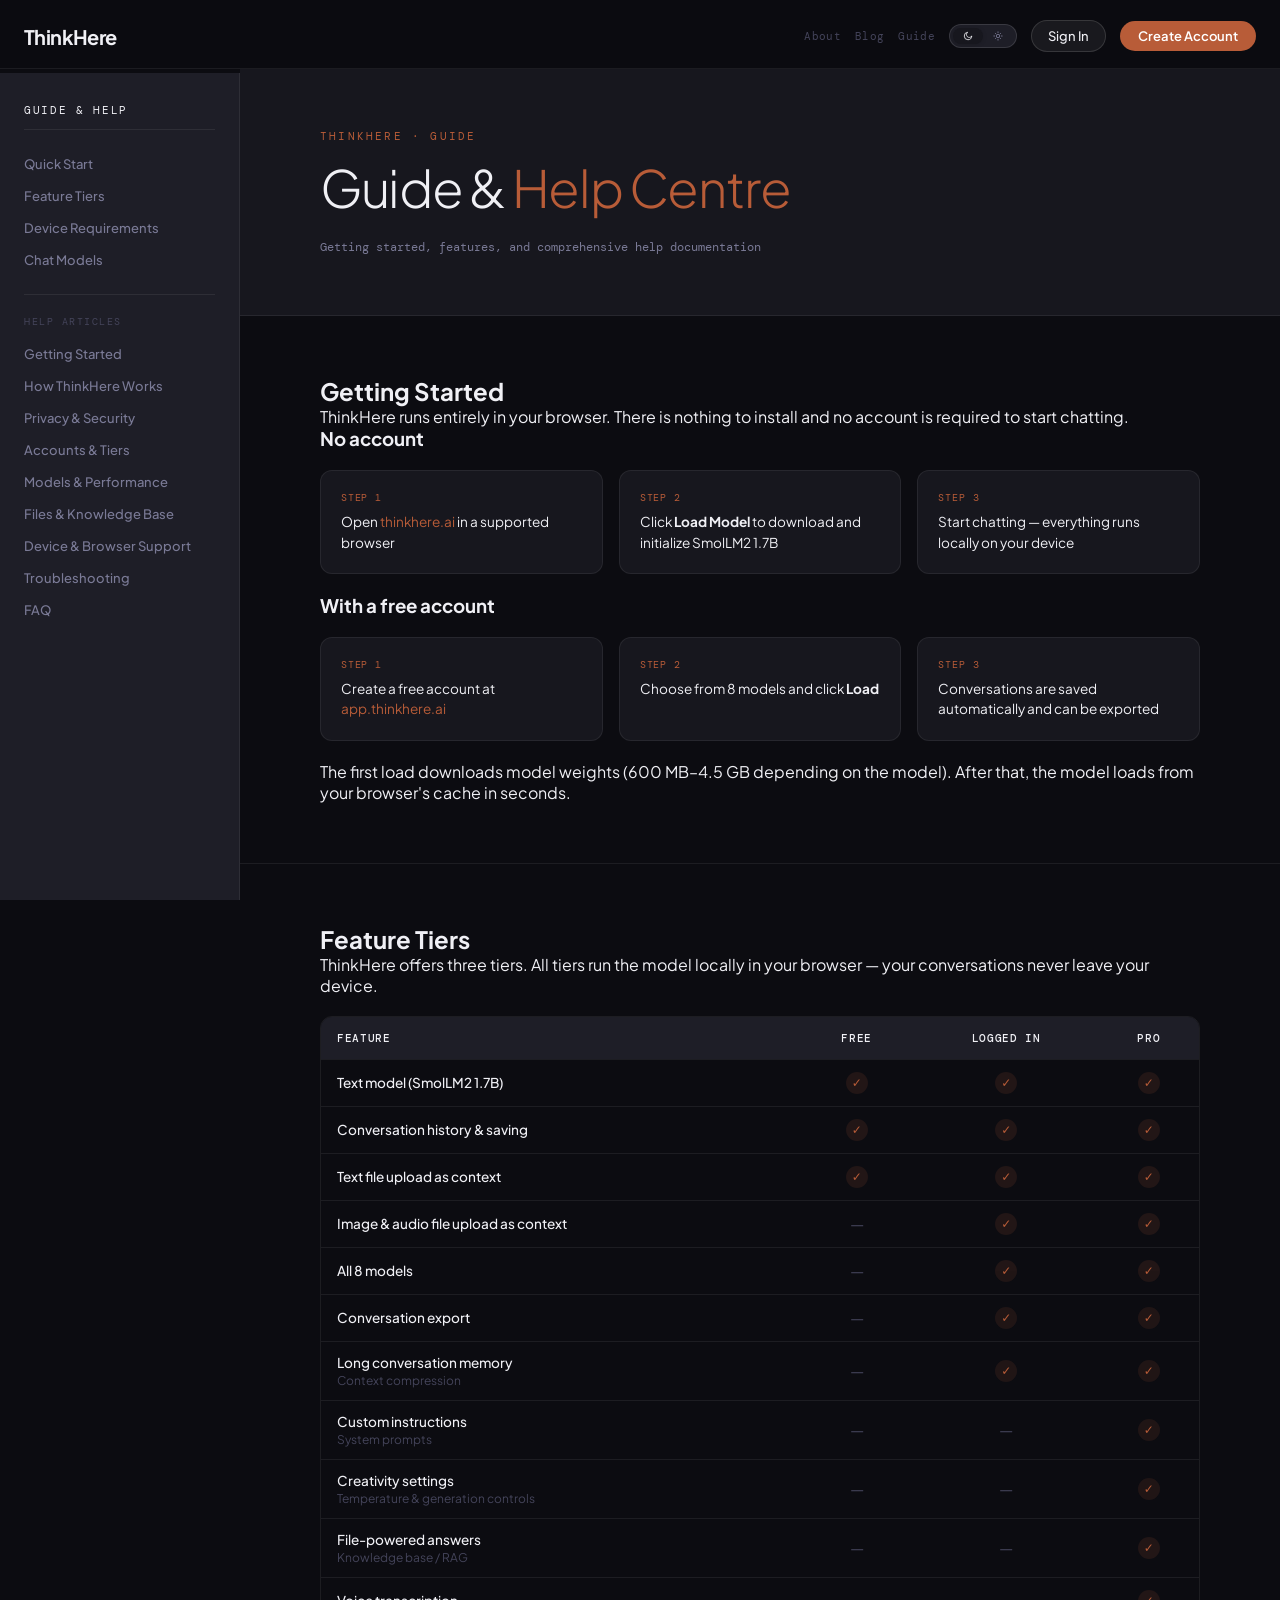
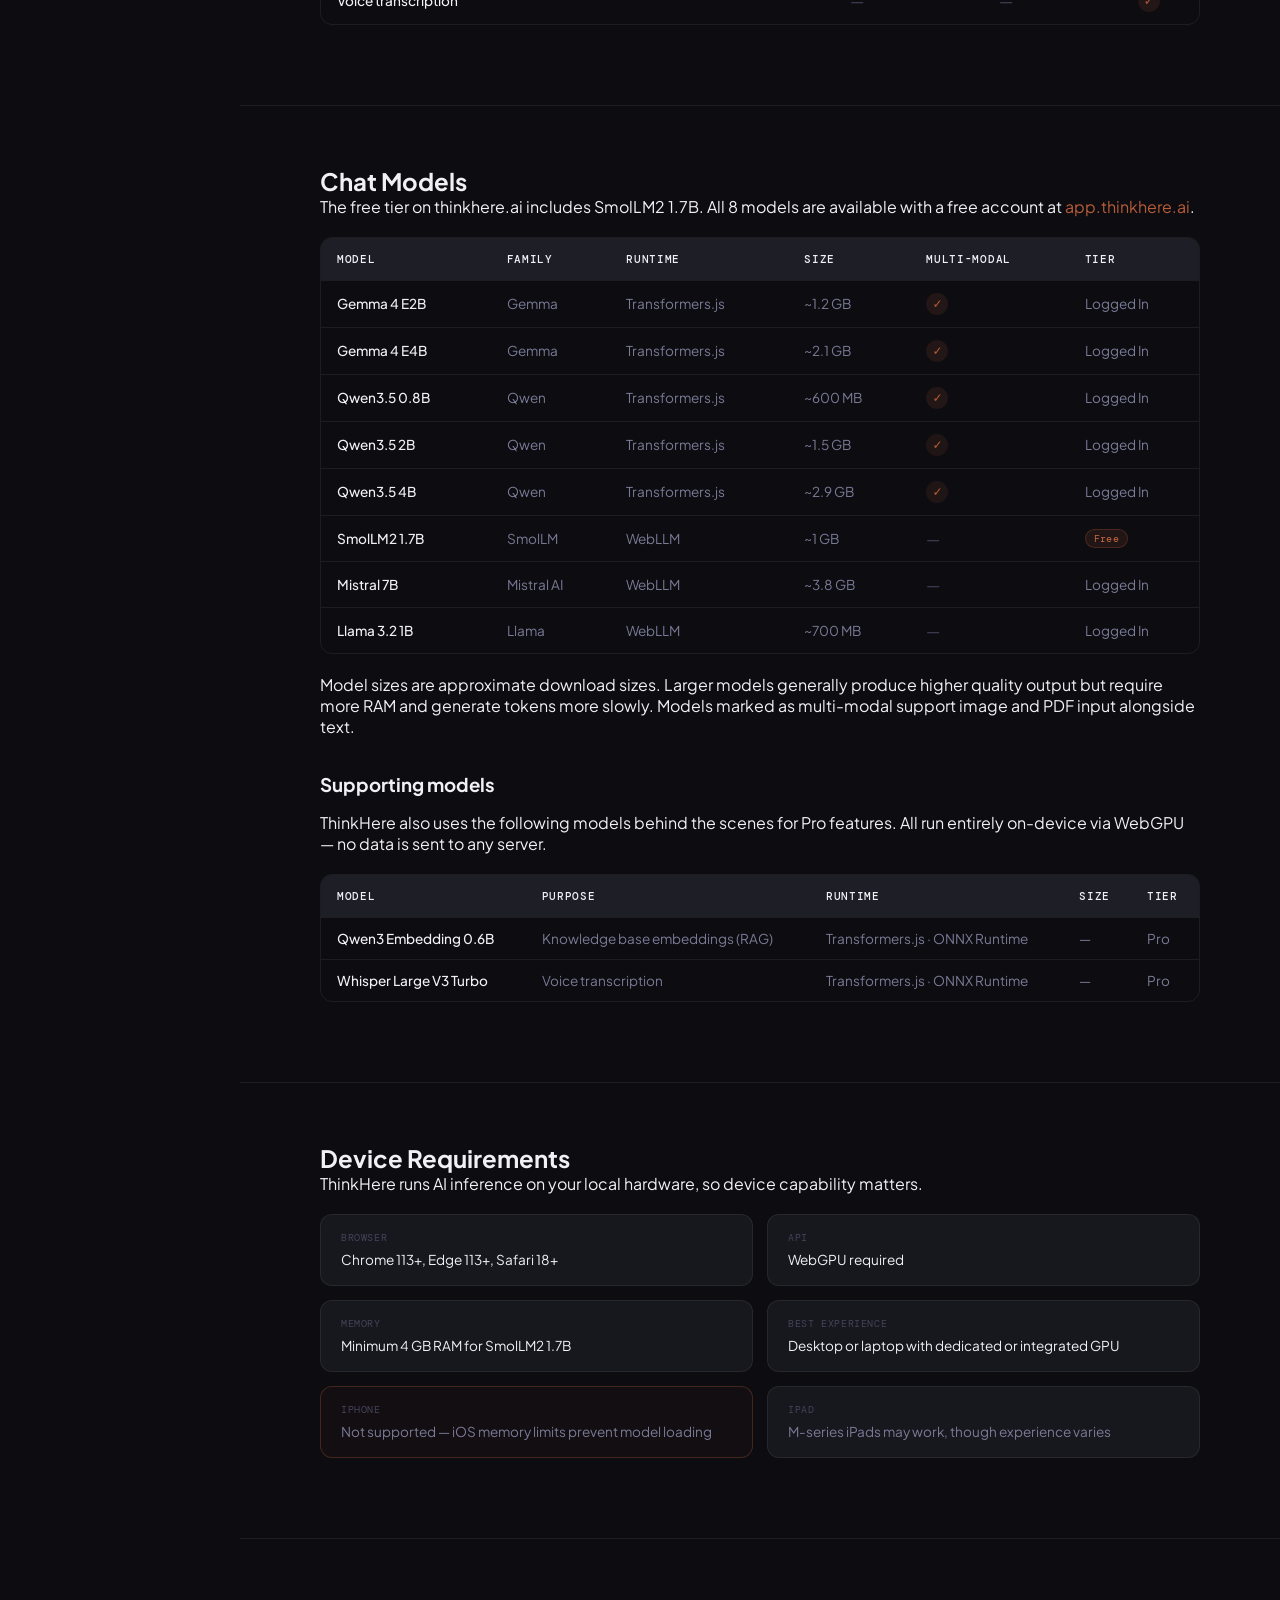
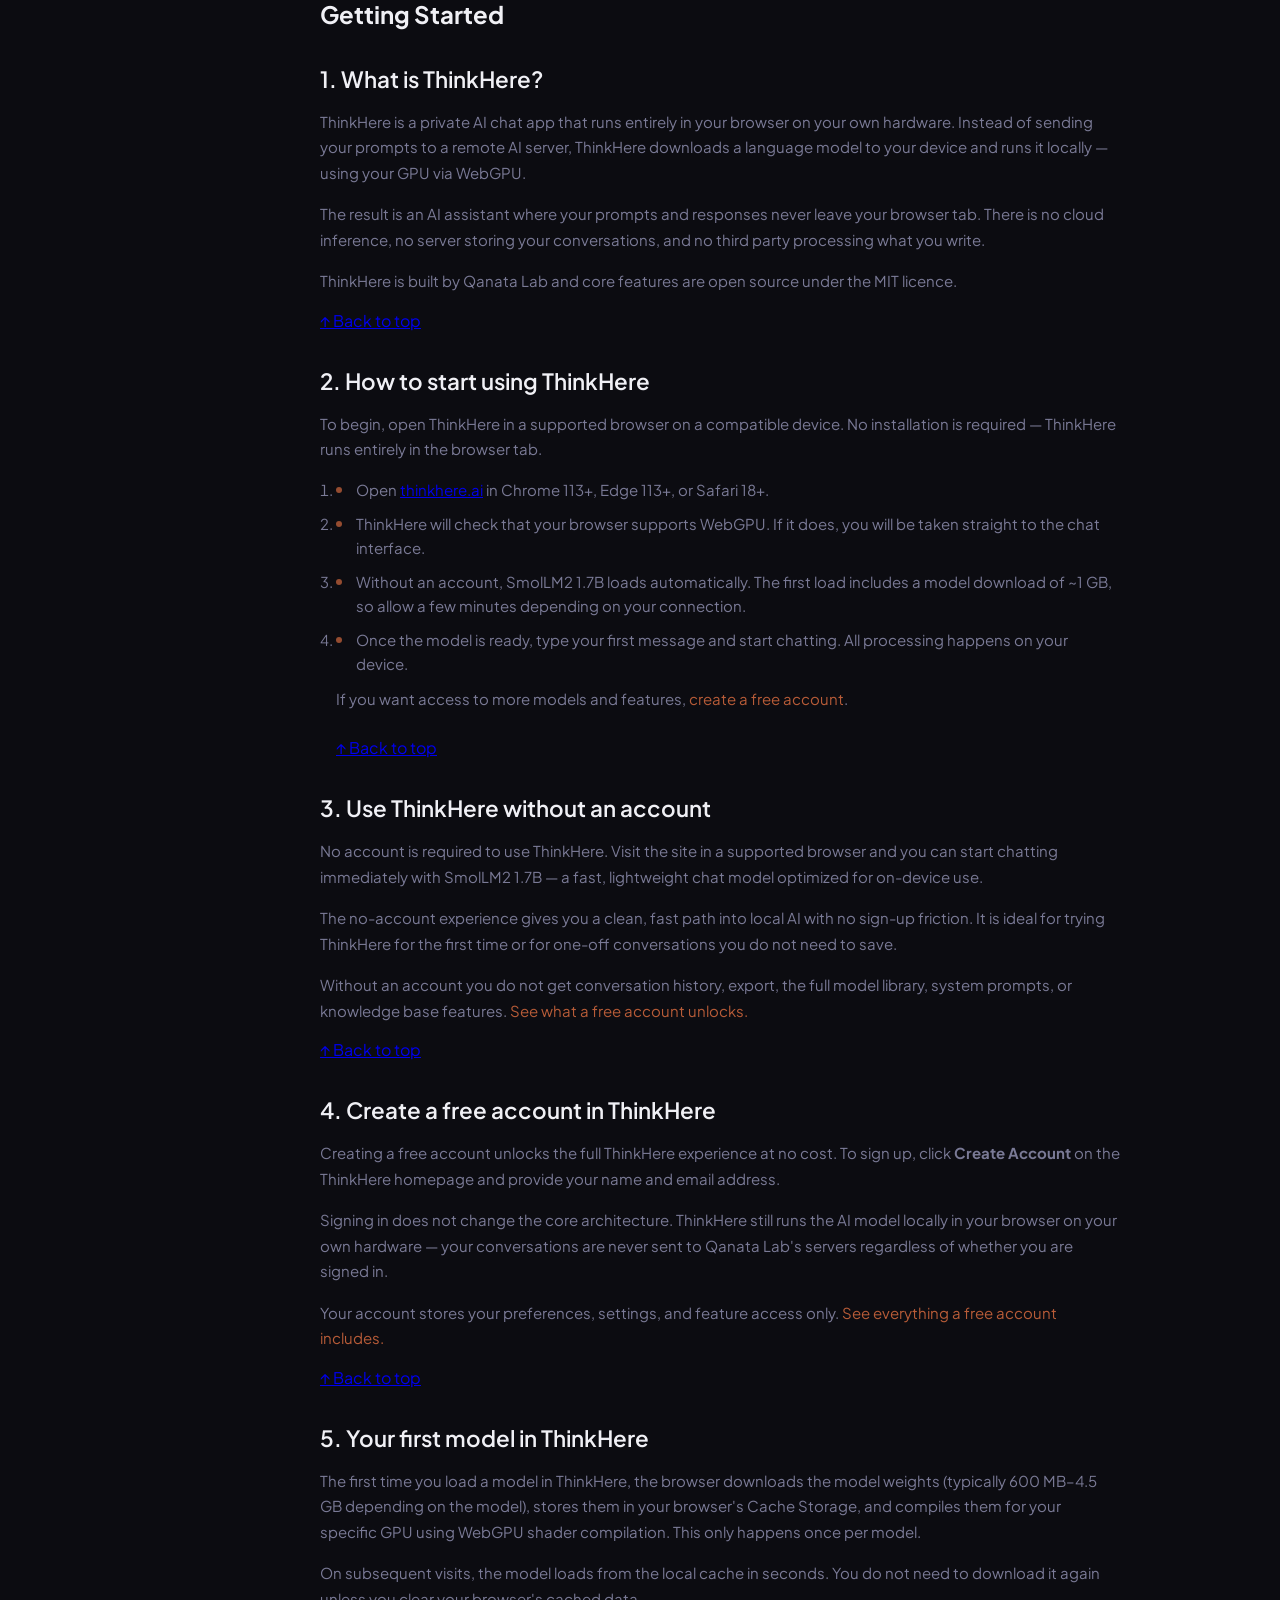
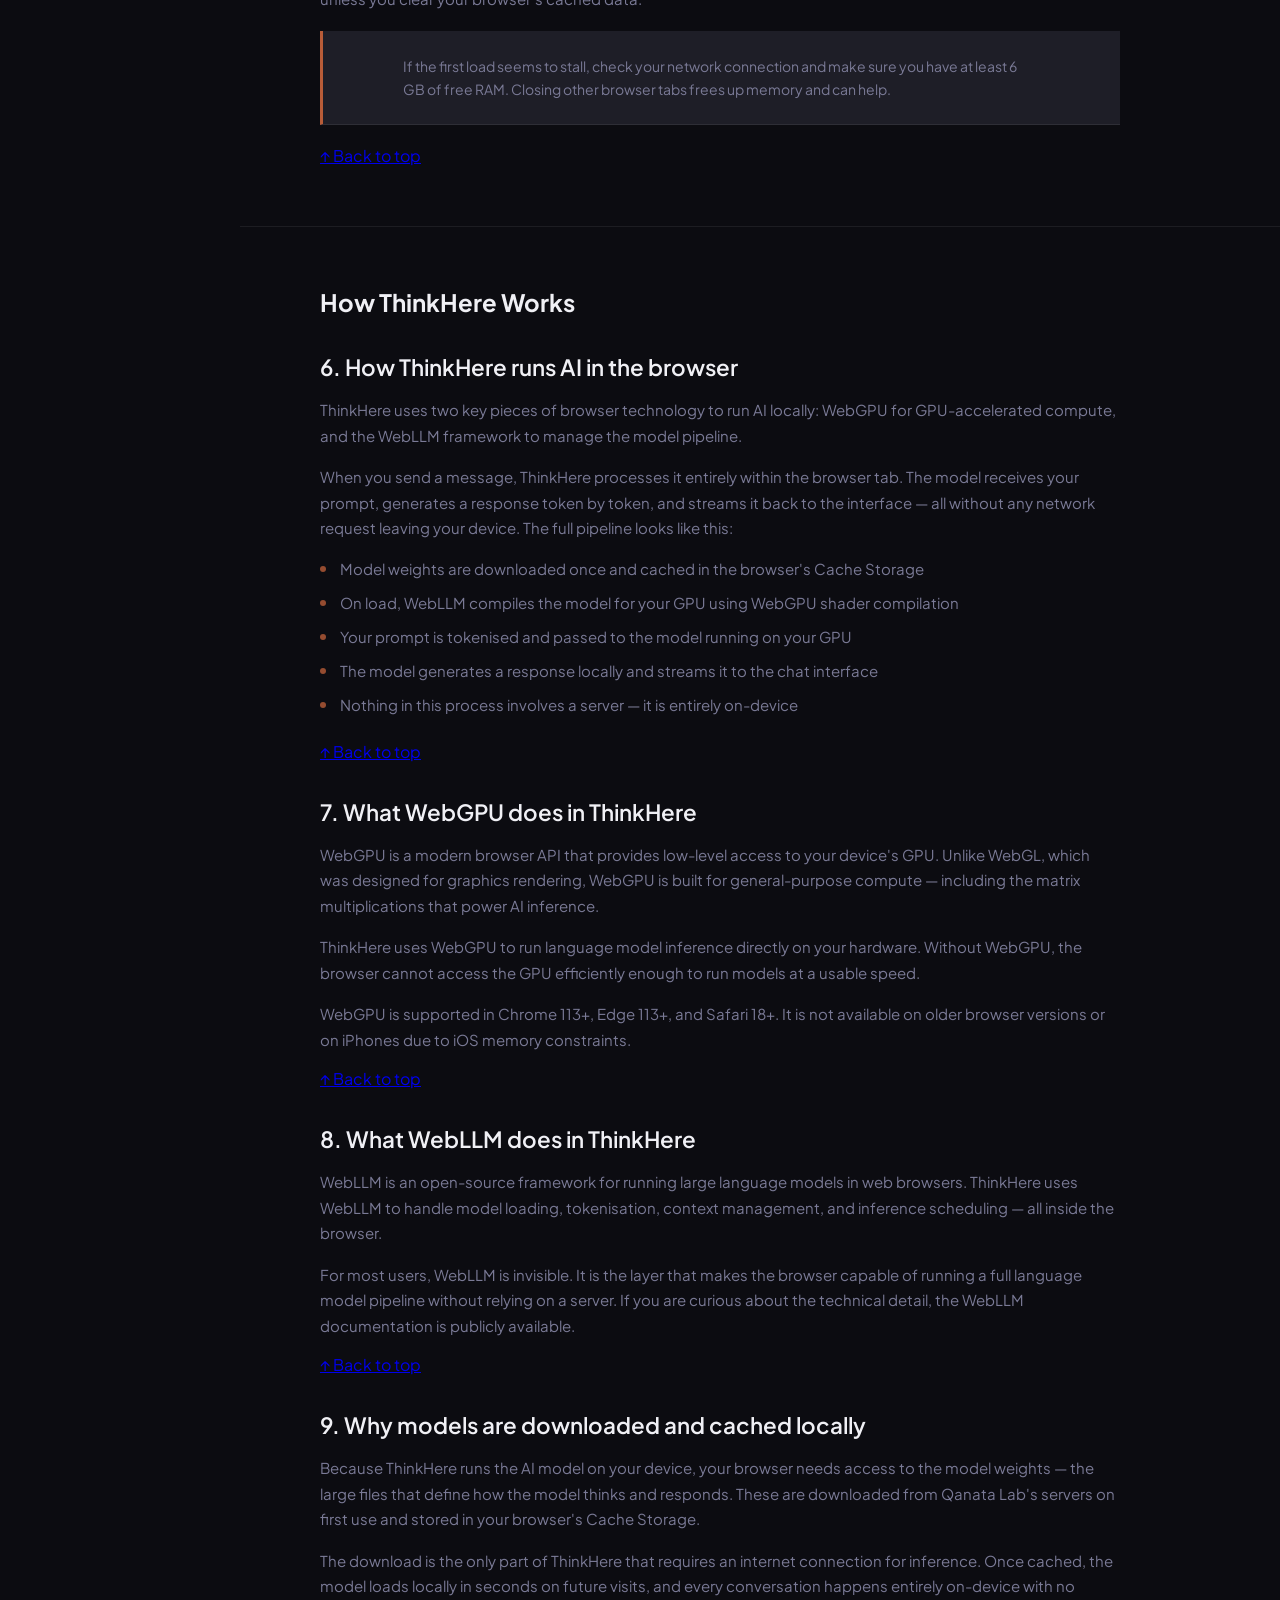
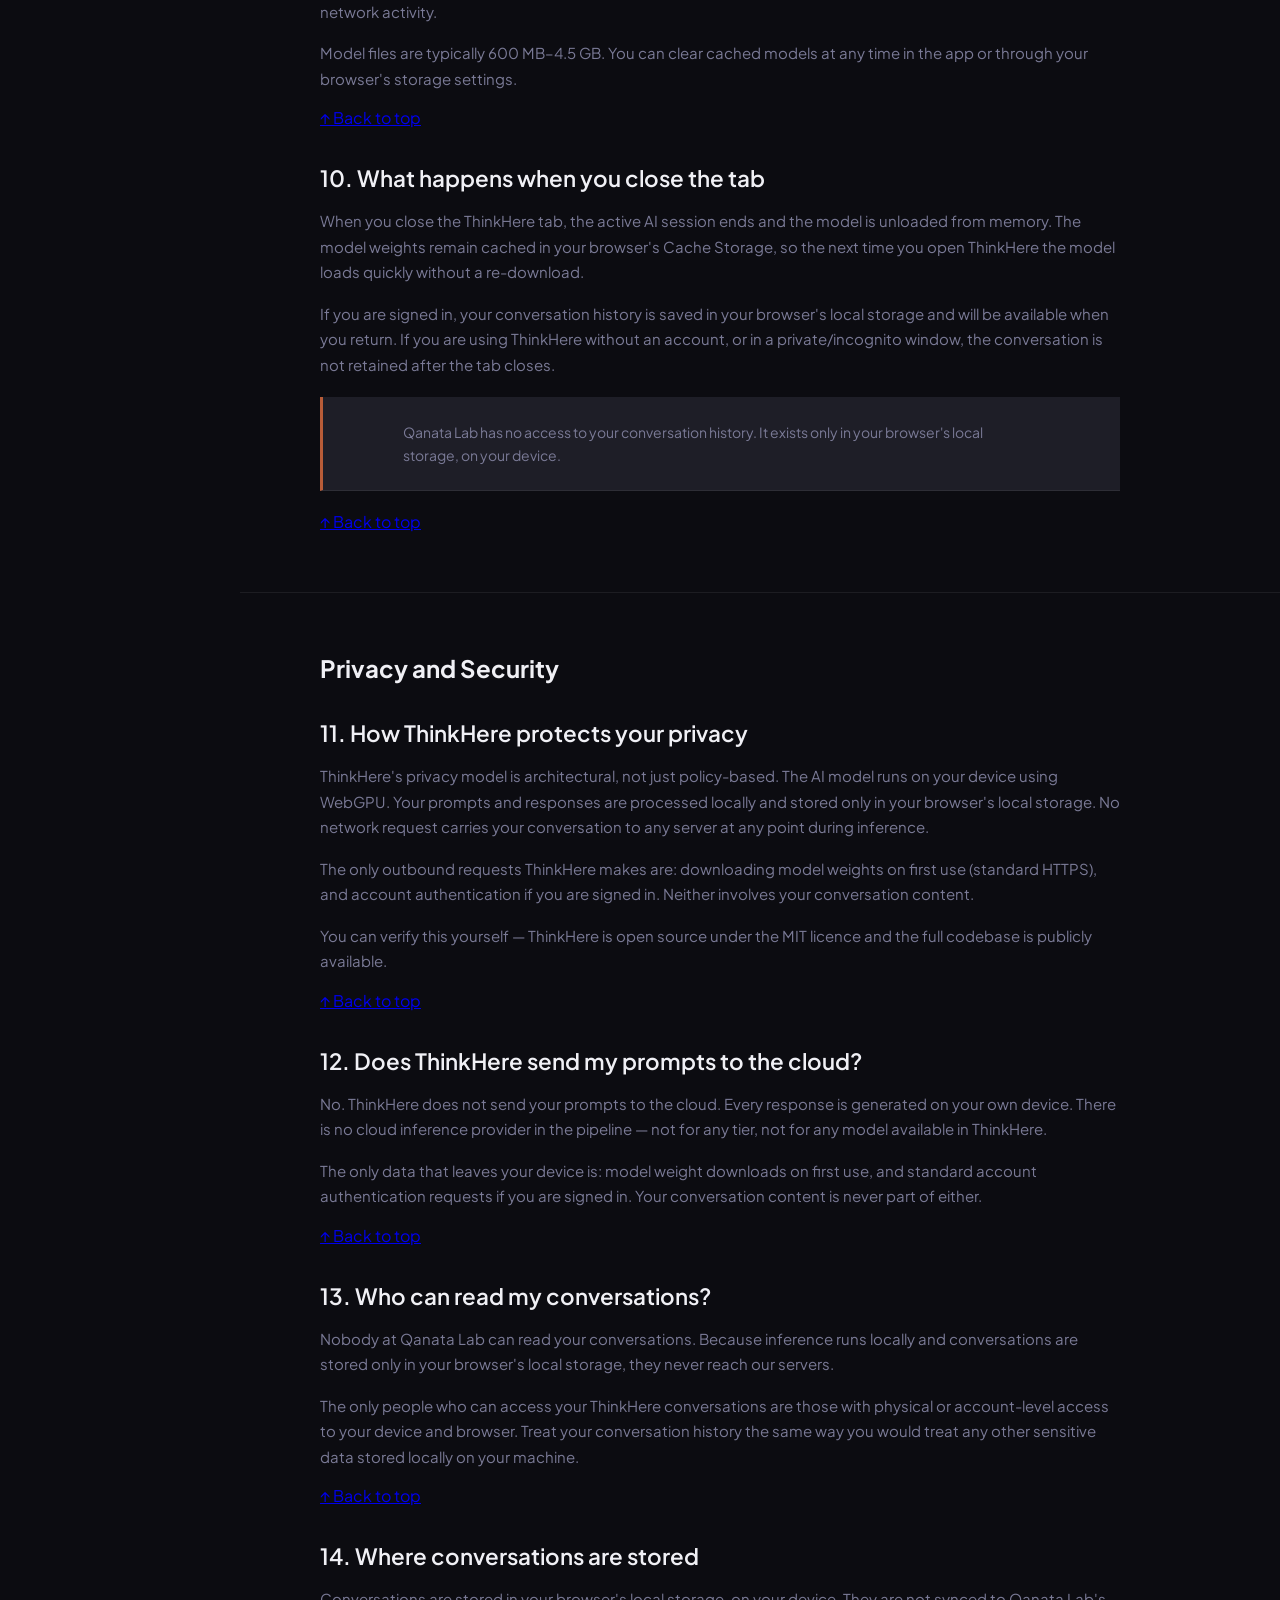
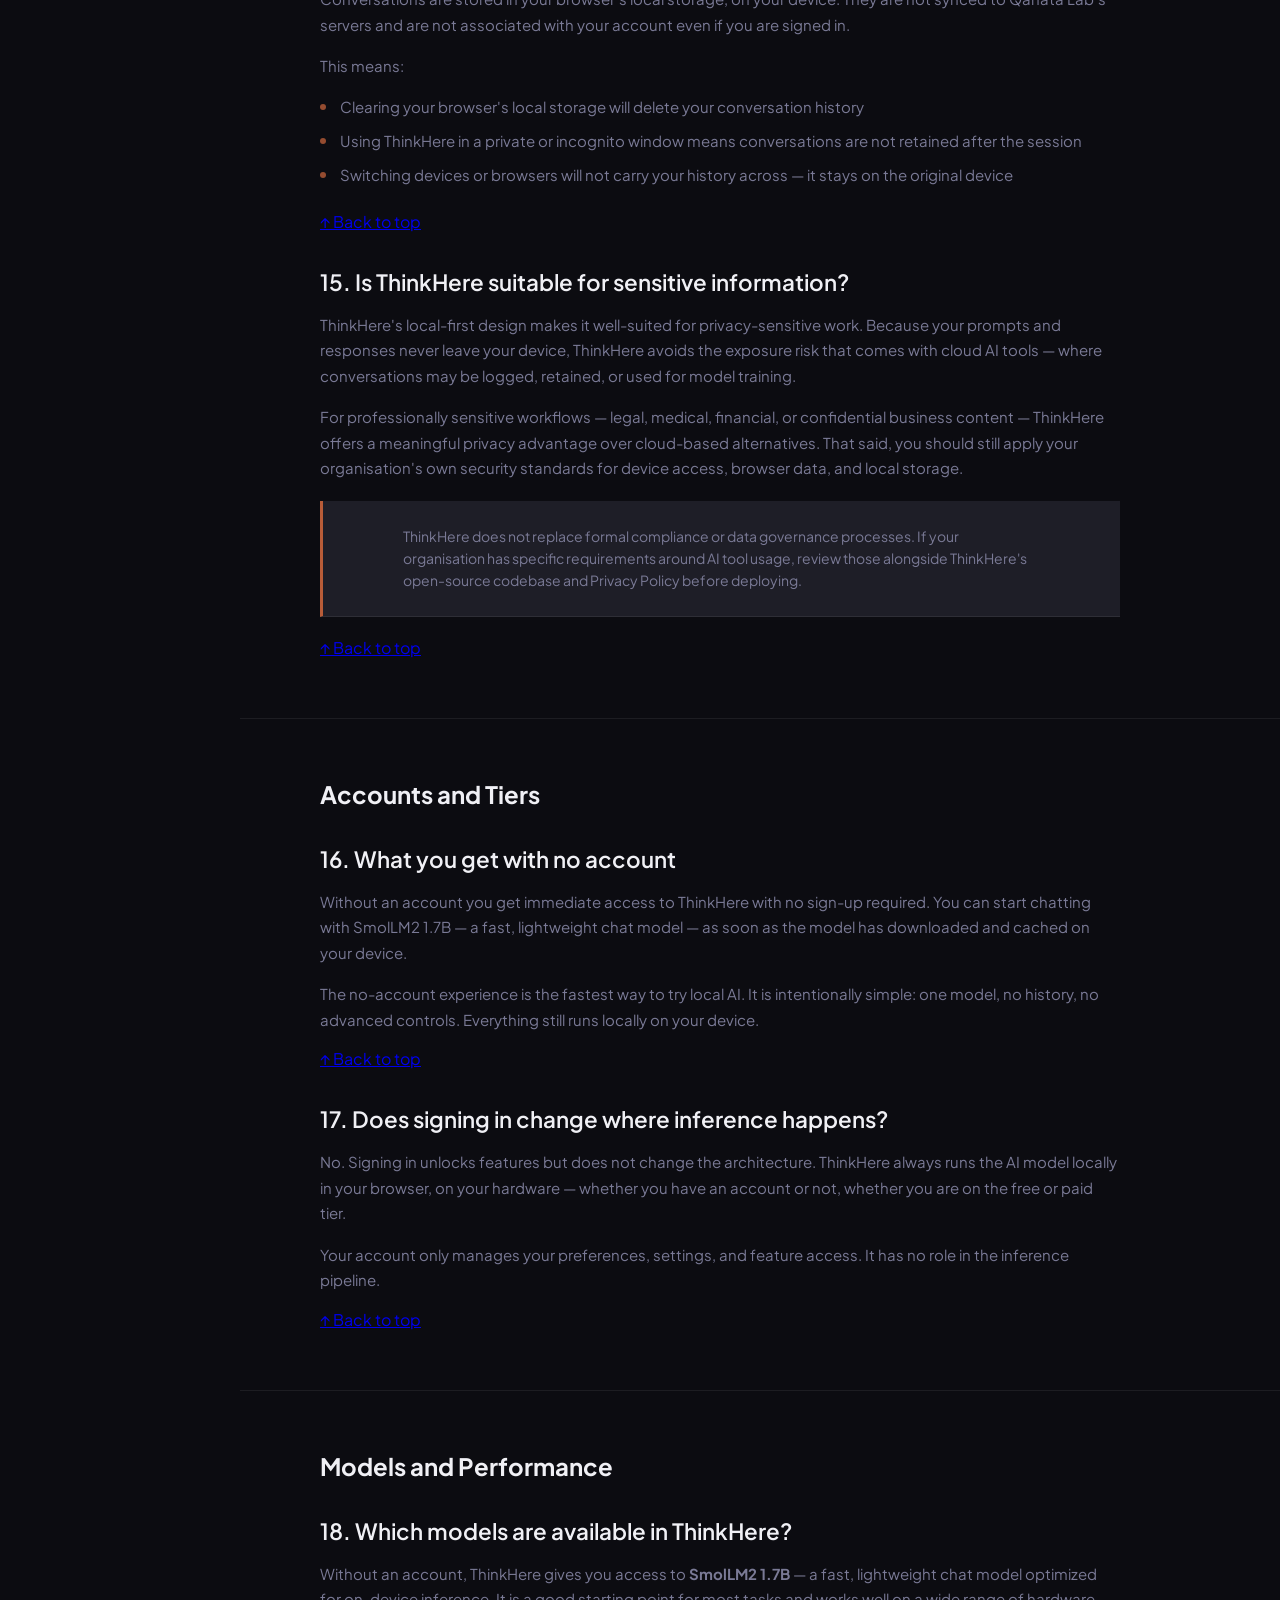
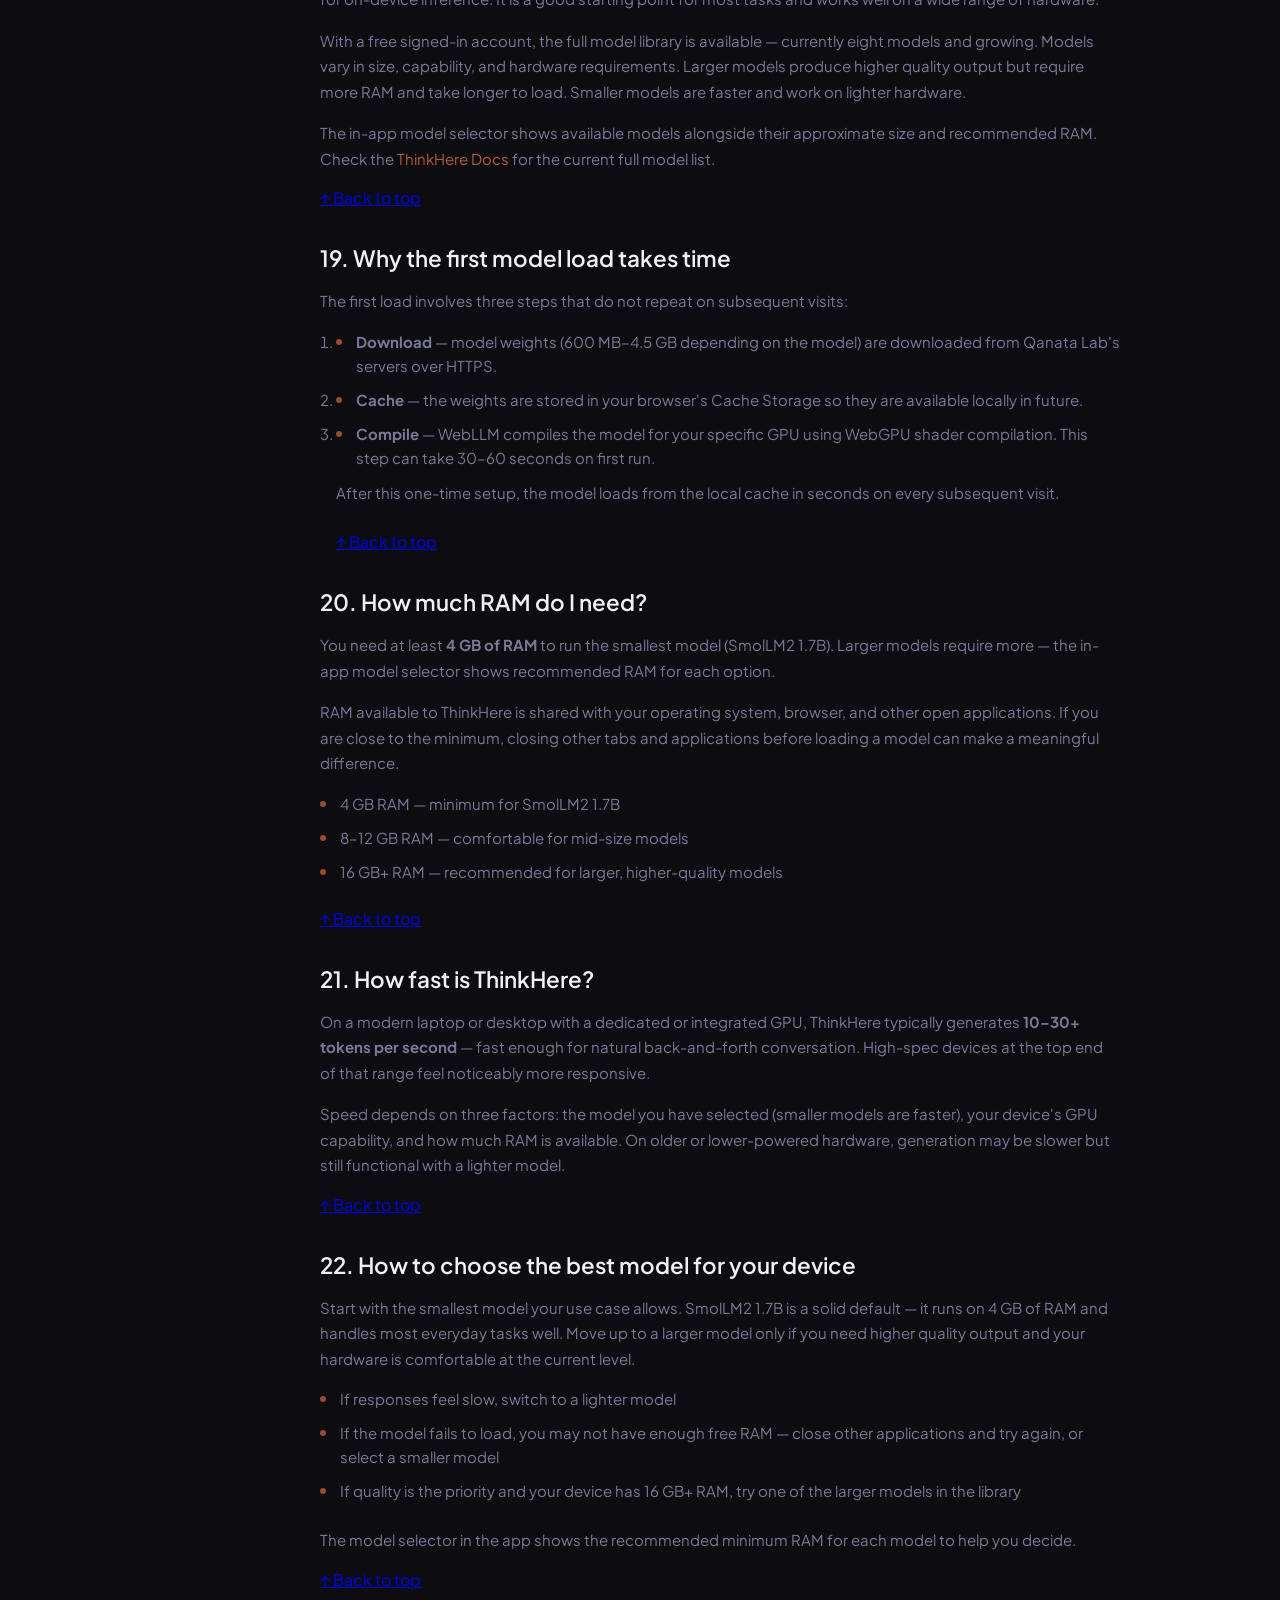
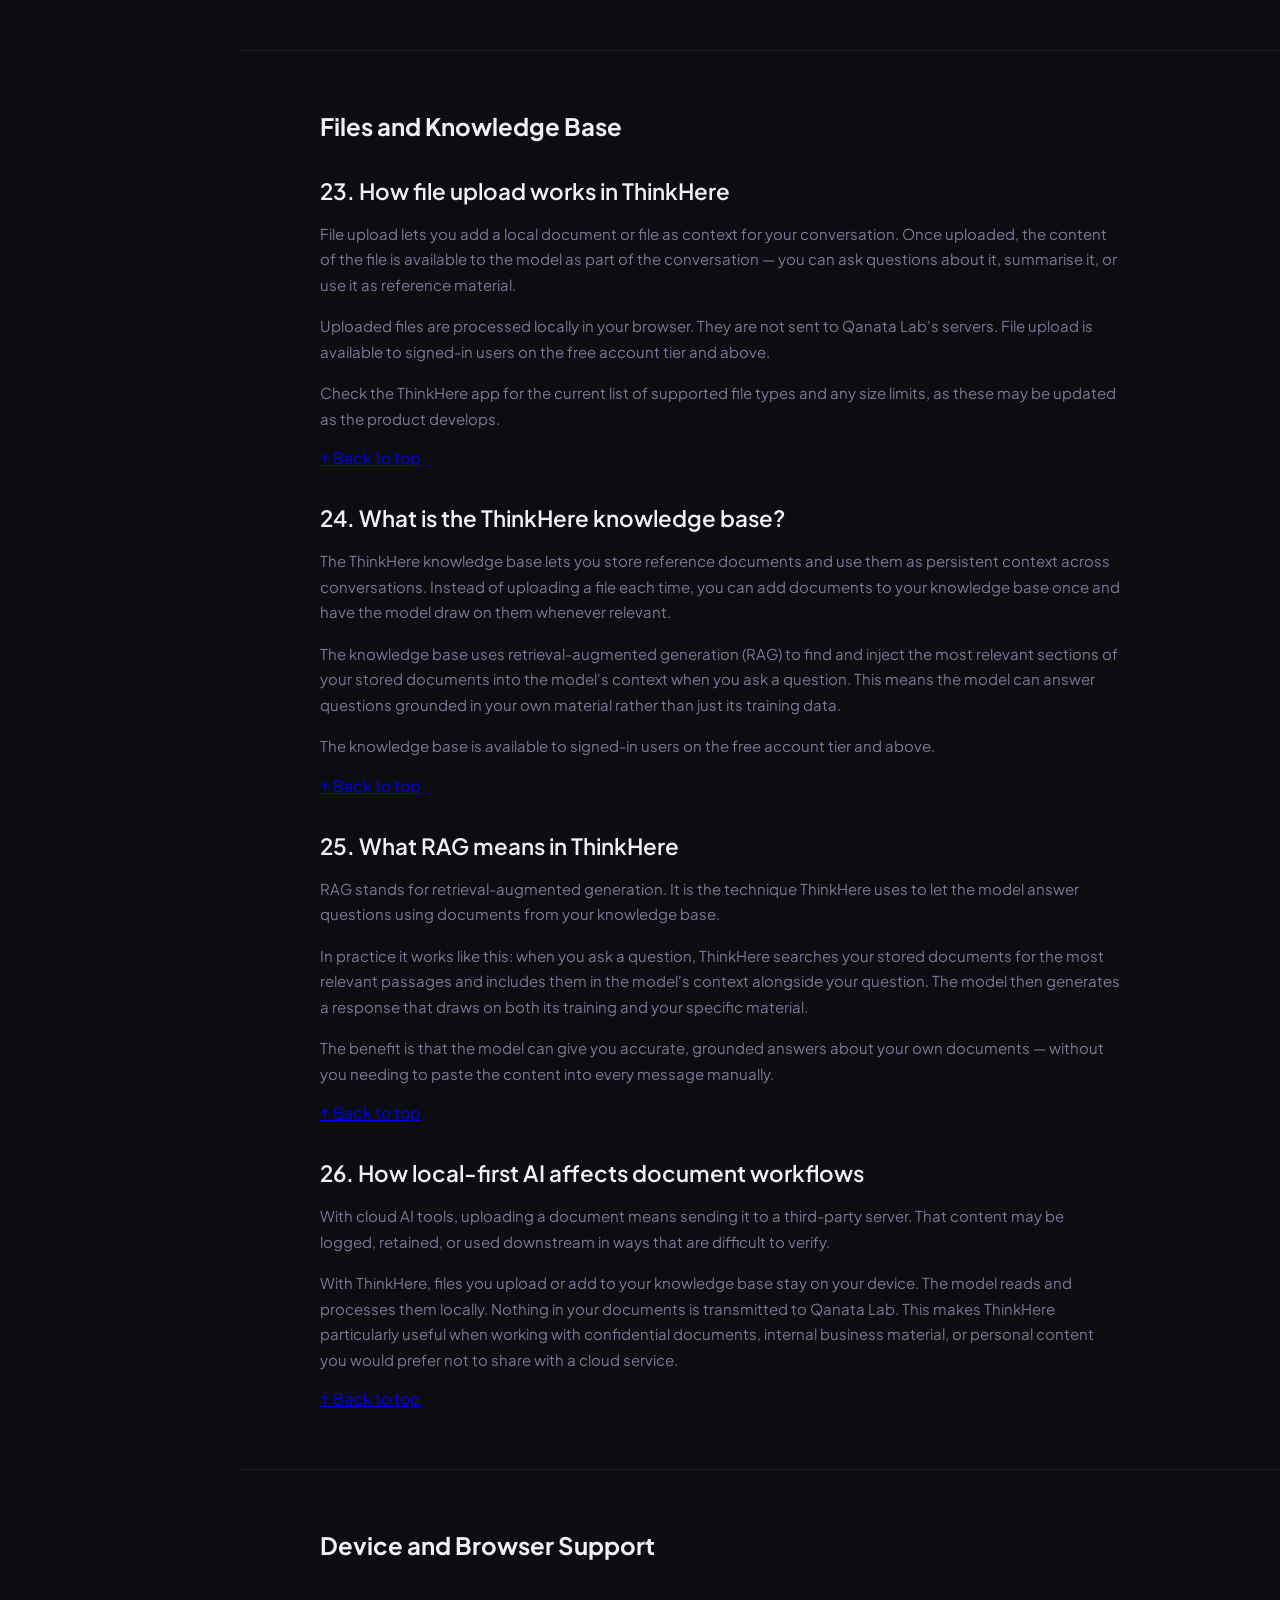
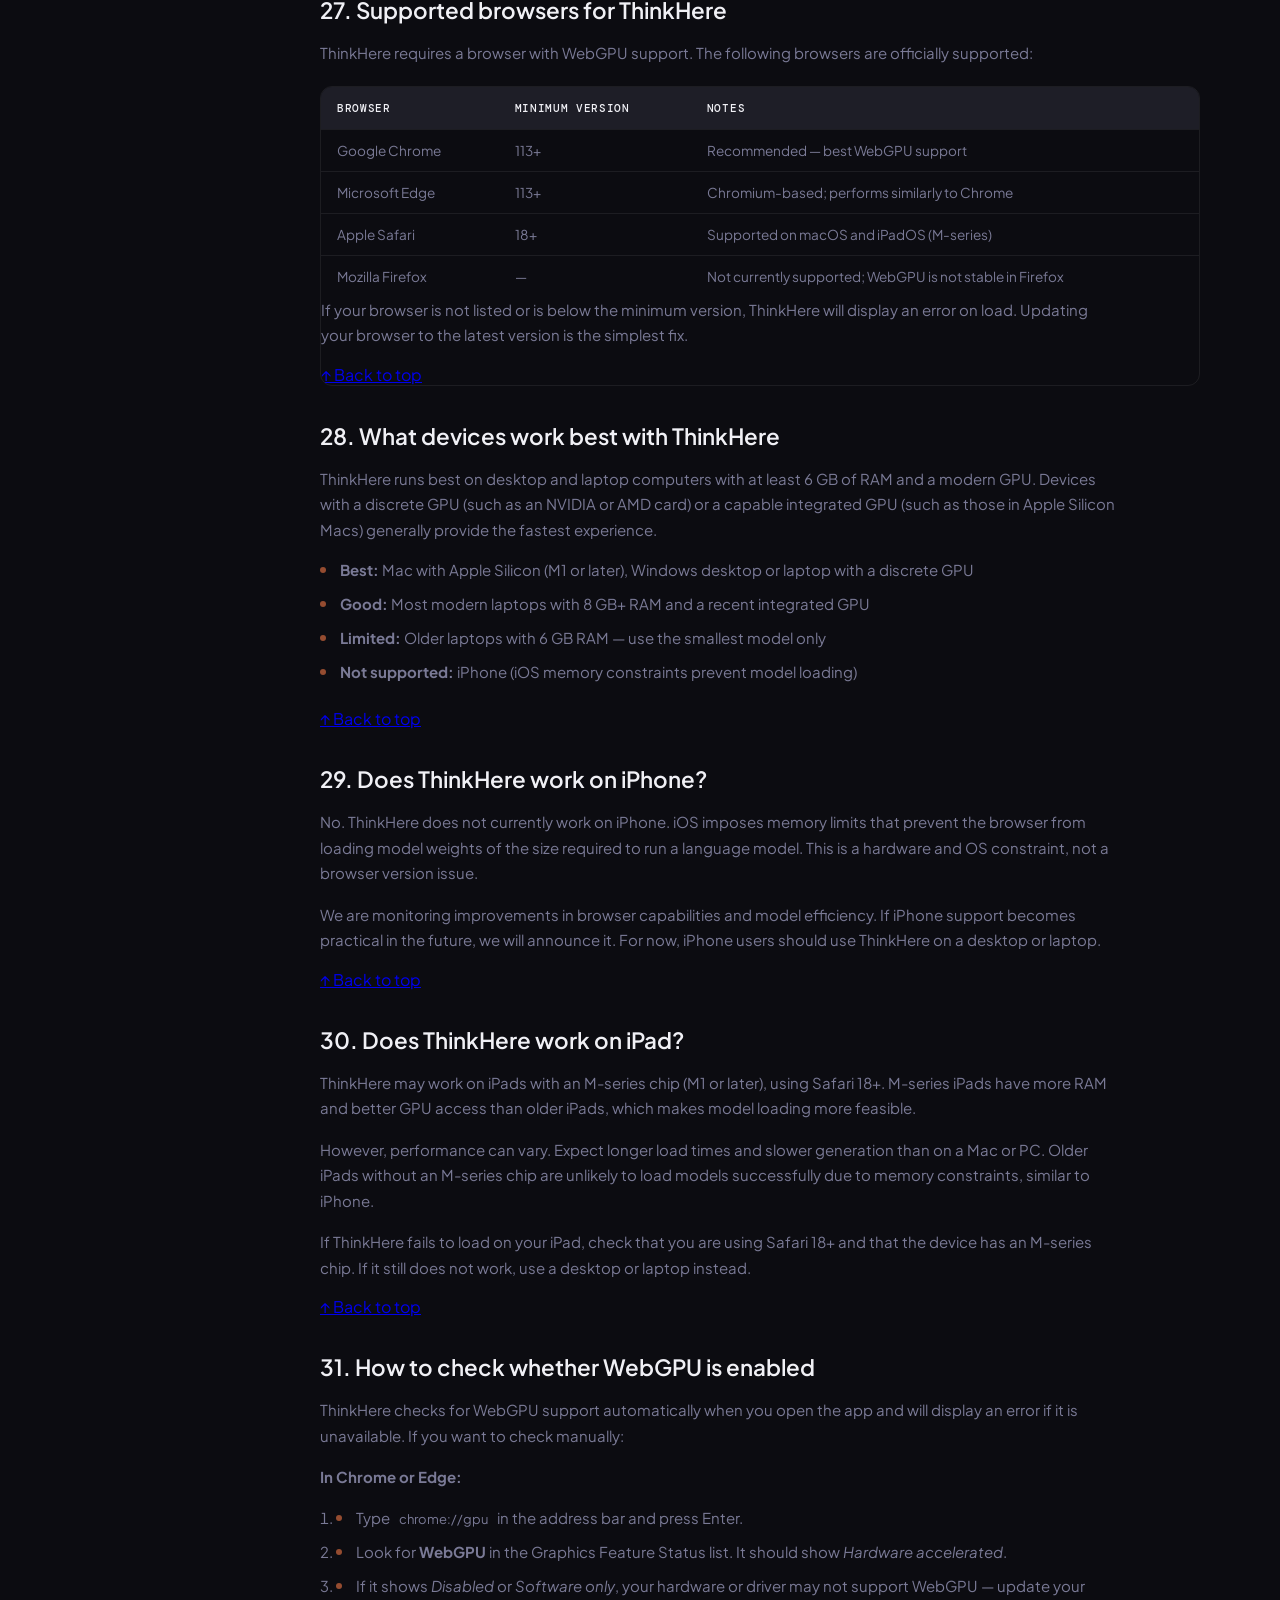
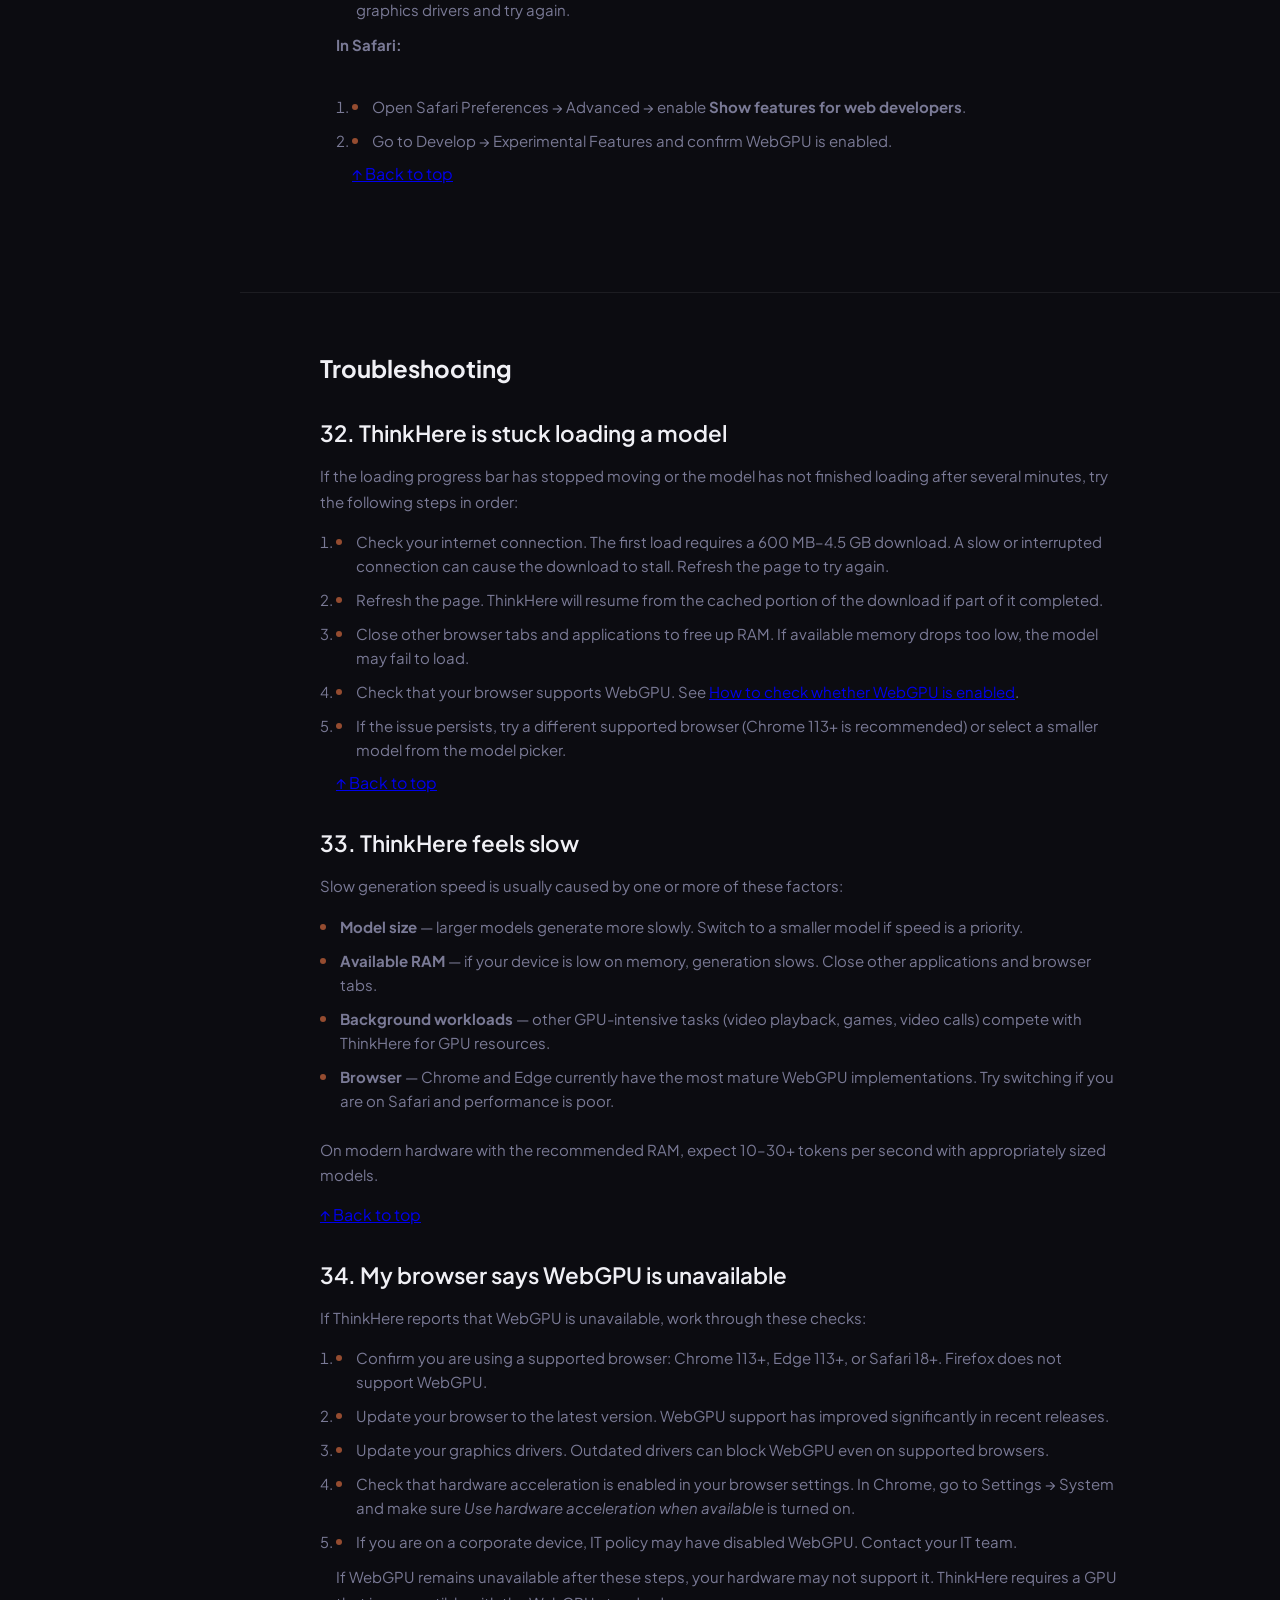
<file: guide.html>
<!DOCTYPE html>
<html lang="en" data-theme="dark">

<head>
  <meta charset="UTF-8">
  <meta name="viewport" content="width=device-width, initial-scale=1.0">
  <title>Guide — ThinkHere</title>
  <link
    href="https://fonts.googleapis.com/css2?family=Plus+Jakarta+Sans:ital,wght@0,300;0,400;0,500;0,600;0,700;1,400&family=DM+Mono:wght@300;400;500&display=swap"
    rel="stylesheet">
  <link rel="stylesheet" href="css/style.css">
  <style>
    /* Specific page style overrides */
    .page-wrap {
      display: flex;
      flex-direction: column;
      min-height: 100vh;
    }

    .page-header {
      position: sticky;
      top: 0;
      z-index: 100;
    }

    html {
      scroll-behavior: smooth;
    }

    /* For smooth scrolling with sticky header */
    .doc-section {
      scroll-margin-top: 80px;
    }

    /* Getting started steps */
    .steps {
      display: flex;
      gap: 16px;
      margin: 20px 0;
      flex-wrap: wrap;
    }

    .step {
      background: var(--surface);
      border: 1px solid var(--border);
      border-radius: var(--radius);
      padding: 20px;
      flex: 1;
      min-width: 160px;
    }

    .step-num {
      font-family: var(--font-mono);
      font-size: 0.65rem;
      color: var(--accent);
      letter-spacing: 0.08em;
      text-transform: uppercase;
      margin-bottom: 8px;
    }

    .step-text {
      font-size: 0.85rem;
      color: var(--text);
      line-height: 1.5;
    }

    /* Tier comparison table */
    .tier-table-wrap {
      overflow-x: auto;
      margin: 20px 0;
      border: 1px solid var(--border);
      border-radius: var(--radius);
    }

    .tier-table {
      width: 100%;
      border-collapse: collapse;
      font-size: 0.85rem;
      min-width: 560px;
    }

    .tier-table thead {
      background: var(--surface2);
    }

    .tier-table th {
      font-family: var(--font-mono);
      font-size: 0.7rem;
      font-weight: 500;
      letter-spacing: 0.06em;
      text-transform: uppercase;
      color: var(--text);
      padding: 14px 16px;
      text-align: left;
      border-bottom: 1px solid var(--border);
    }

    .tier-table th:not(:first-child) {
      text-align: center;
    }

    .tier-table td {
      padding: 12px 16px;
      border-bottom: 1px solid var(--border);
      color: var(--text-muted);
    }

    .tier-table td:not(:first-child) {
      text-align: center;
    }

    .tier-table tbody tr:last-child td {
      border-bottom: none;
    }

    .tier-table tbody tr:hover {
      background: var(--surface);
    }

    .tier-table .feature-name {
      font-weight: 500;
      color: var(--text);
    }

    /* Checkmark and dash */
    .check {
      display: inline-flex;
      align-items: center;
      justify-content: center;
      width: 22px;
      height: 22px;
      border-radius: 50%;
      background: rgba(184, 92, 56, 0.12);
      color: var(--accent);
      font-size: 0.75rem;
      font-weight: 600;
    }

    .dash {
      color: var(--text-dim);
      font-size: 1rem;
    }

    /* Device requirements */
    .req-grid {
      display: grid;
      grid-template-columns: repeat(2, 1fr);
      gap: 14px;
      margin: 20px 0;
    }

    .req-item {
      background: var(--surface);
      border: 1px solid var(--border);
      border-radius: var(--radius);
      padding: 16px 20px;
    }

    .req-item.warning {
      border-color: rgba(184, 92, 56, 0.3);
      background: rgba(184, 92, 56, 0.04);
    }

    .req-label {
      font-family: var(--font-mono);
      font-size: 0.65rem;
      color: var(--text-dim);
      letter-spacing: 0.06em;
      text-transform: uppercase;
      margin-bottom: 6px;
    }

    .req-value {
      font-size: 0.85rem;
      color: var(--text);
      line-height: 1.4;
    }

    .req-value.dim {
      color: var(--text-muted);
    }

    /* Models table */
    .models-table-wrap {
      overflow-x: auto;
      margin: 20px 0;
      border: 1px solid var(--border);
      border-radius: var(--radius);
    }

    .models-table {
      width: 100%;
      border-collapse: collapse;
      font-size: 0.85rem;
      min-width: 480px;
    }

    .models-table thead {
      background: var(--surface2);
    }

    .models-table th {
      font-family: var(--font-mono);
      font-size: 0.7rem;
      font-weight: 500;
      letter-spacing: 0.06em;
      text-transform: uppercase;
      color: var(--text);
      padding: 14px 16px;
      text-align: left;
      border-bottom: 1px solid var(--border);
    }

    .models-table td {
      padding: 12px 16px;
      border-bottom: 1px solid var(--border);
      color: var(--text-muted);
    }

    .models-table tbody tr:last-child td {
      border-bottom: none;
    }

    .models-table tbody tr:hover {
      background: var(--surface);
    }

    .models-table .model-name {
      font-weight: 500;
      color: var(--text);
    }

    .tag {
      display: inline-block;
      font-family: var(--font-mono);
      font-size: 0.6rem;
      letter-spacing: 0.04em;
      padding: 2px 8px;
      border-radius: 100px;
      background: var(--pill-bg);
      color: var(--pill-text);
      border: 1px solid var(--pill-border);
    }

    .tag.free {
      background: var(--pill-bg);
      color: var(--pill-text);
    }
  </style>
</head>

<body>
  <div class="page-wrap">
    <header class="page-header">
      <a class="page-header-logo" href="/">
        ThinkHere
      </a>
      <div class="page-header-right">
        <a class="page-nav" href="about.html">About</a>
        <a class="page-nav" href="blog.html">Blog</a>
        <a class="page-nav" href="guide.html">Guide</a>
        <div class="page-theme-toggle">
          <button class="page-theme-btn active" id="btn-dark" onclick="setTheme('dark')">
            <svg width="10" height="10" viewBox="0 0 24 24" fill="none">
              <path d="M21 12.79A9 9 0 1111.21 3a7 7 0 109.79 9.79z" stroke="currentColor" stroke-width="2"
                stroke-linecap="round" />
            </svg>
          </button>
          <button class="page-theme-btn" id="btn-light" onclick="setTheme('light')">
            <svg width="10" height="10" viewBox="0 0 24 24" fill="none">
              <circle cx="12" cy="12" r="4" stroke="currentColor" stroke-width="2" />
              <path
                d="M12 2v2M12 20v2M2 12h2M20 12h2M5.63 5.63l1.41 1.41M16.96 16.96l1.41 1.41M5.63 18.37l1.41-1.41M16.96 7.04l1.41-1.41"
                stroke="currentColor" stroke-width="2" stroke-linecap="round" />
            </svg>
          </button>
        </div>
        <a class="btn-top-ghost" href="#" onclick="signIn(); return false;">Sign In</a>
        <a class="btn-top-solid" href="https://app.thinkhere.ai/?mode=signup">Create Account</a>
      </div>
    </header>
    <div class="legal-layout">

      <div class="doc-nav">
        <div class="nav-doc-title">Guide &amp; Help</div>
        <ul>
          <li><a href="#quick-start">Quick Start</a></li>
          <li><a href="#quick-tiers">Feature Tiers</a></li>
          <li><a href="#quick-devices">Device Requirements</a></li>
          <li><a href="#quick-models">Chat Models</a></li>
        </ul>
        <div class="nav-divider"></div>
        <div class="nav-other-label">Help Articles</div>
        <ul>
          <li><a href="#getting-started">Getting Started</a></li>
          <li><a href="#how-thinkhere-works">How ThinkHere Works</a></li>
          <li><a href="#privacy-security">Privacy &amp; Security</a></li>
          <li><a href="#accounts-tiers">Accounts &amp; Tiers</a></li>
          <li><a href="#models-performance">Models &amp; Performance</a></li>
          <li><a href="#files-knowledge-base">Files &amp; Knowledge Base</a></li>
          <li><a href="#device-browser-support">Device &amp; Browser Support</a></li>
          <li><a href="#troubleshooting">Troubleshooting</a></li>
          <li><a href="#faq">FAQ</a></li>
        </ul>
      </div>

      <div class="doc-main">

        <div class="legal-cover" id="top">
          <div class="cover-label">ThinkHere &middot; Guide</div>
          <h1 class="cover-title">Guide &amp; <em>Help Centre</em></h1>
          <div class="cover-meta">
            <span>Getting started, features, and comprehensive help documentation</span>
          </div>
        </div>


        <section class="doc-section" id="quick-start">
          <h2>Getting Started</h2>
          <p>ThinkHere runs entirely in your browser. There is nothing to install and no account is required to start
            chatting.</p>

          <h3>No account</h3>
          <div class="steps">
            <div class="step">
              <div class="step-num">Step 1</div>
              <div class="step-text">Open <a href="/"
                  style="color: var(--accent); text-decoration: none;">thinkhere.ai</a> in a supported browser</div>
            </div>
            <div class="step">
              <div class="step-num">Step 2</div>
              <div class="step-text">Click <strong>Load Model</strong> to download and initialize SmolLM2 1.7B</div>
            </div>
            <div class="step">
              <div class="step-num">Step 3</div>
              <div class="step-text">Start chatting &mdash; everything runs locally on your device</div>
            </div>
          </div>

          <h3>With a free account</h3>
          <div class="steps">
            <div class="step">
              <div class="step-num">Step 1</div>
              <div class="step-text">Create a free account at <a href="https://app.thinkhere.ai"
                  style="color: var(--accent); text-decoration: none;">app.thinkhere.ai</a></div>
            </div>
            <div class="step">
              <div class="step-num">Step 2</div>
              <div class="step-text">Choose from 8 models and click <strong>Load</strong></div>
            </div>
            <div class="step">
              <div class="step-num">Step 3</div>
              <div class="step-text">Conversations are saved automatically and can be exported</div>
            </div>
          </div>

          <p>The first load downloads model weights (600 MB&ndash;4.5 GB depending on the model). After that, the model
            loads from your browser's cache in seconds.</p>
        </section>

        <section class="doc-section" id="quick-tiers">
          <h2>Feature Tiers</h2>
          <p>ThinkHere offers three tiers. All tiers run the model locally in your browser &mdash; your conversations
            never leave your device.</p>

          <div class="tier-table-wrap">
            <table class="tier-table">
              <thead>
                <tr>
                  <th>Feature</th>
                  <th>Free</th>
                  <th>Logged In</th>
                  <th>Pro</th>
                </tr>
              </thead>
              <tbody>
                <tr>
                  <td class="feature-name">Text model (SmolLM2 1.7B)</td>
                  <td><span class="check">&#10003;</span></td>
                  <td><span class="check">&#10003;</span></td>
                  <td><span class="check">&#10003;</span></td>
                </tr>
                <tr>
                  <td class="feature-name">Conversation history &amp; saving</td>
                  <td><span class="check">&#10003;</span></td>
                  <td><span class="check">&#10003;</span></td>
                  <td><span class="check">&#10003;</span></td>
                </tr>
                <tr>
                  <td class="feature-name">Text file upload as context</td>
                  <td><span class="check">&#10003;</span></td>
                  <td><span class="check">&#10003;</span></td>
                  <td><span class="check">&#10003;</span></td>
                </tr>
                <tr>
                  <td class="feature-name">Image & audio file upload as context</td>
                  <td><span class="dash">&mdash;</span></td>
                  <td><span class="check">&#10003;</span></td>
                  <td><span class="check">&#10003;</span></td>
                </tr>
                <tr>
                  <td class="feature-name">All 8 models</td>
                  <td><span class="dash">&mdash;</span></td>
                  <td><span class="check">&#10003;</span></td>
                  <td><span class="check">&#10003;</span></td>
                </tr>
                <tr>
                  <td class="feature-name">Conversation export</td>
                  <td><span class="dash">&mdash;</span></td>
                  <td><span class="check">&#10003;</span></td>
                  <td><span class="check">&#10003;</span></td>
                </tr>
                <tr>
                  <td class="feature-name">Long conversation memory <br><span
                      style="font-weight:400; font-size:0.75rem; color:var(--text-dim);">Context compression</span></td>
                  <td><span class="dash">&mdash;</span></td>
                  <td><span class="check">&#10003;</span></td>
                  <td><span class="check">&#10003;</span></td>
                </tr>
                <tr>
                  <td class="feature-name">Custom instructions <br><span
                      style="font-weight:400; font-size:0.75rem; color:var(--text-dim);">System prompts</span></td>
                  <td><span class="dash">&mdash;</span></td>
                  <td><span class="dash">&mdash;</span></td>
                  <td><span class="check">&#10003;</span></td>
                </tr>
                <tr>
                  <td class="feature-name">Creativity settings <br><span
                      style="font-weight:400; font-size:0.75rem; color:var(--text-dim);">Temperature &amp; generation
                      controls</span></td>
                  <td><span class="dash">&mdash;</span></td>
                  <td><span class="dash">&mdash;</span></td>
                  <td><span class="check">&#10003;</span></td>
                </tr>
                <tr>
                  <td class="feature-name">File-powered answers <br><span
                      style="font-weight:400; font-size:0.75rem; color:var(--text-dim);">Knowledge base / RAG</span>
                  </td>
                  <td><span class="dash">&mdash;</span></td>
                  <td><span class="dash">&mdash;</span></td>
                  <td><span class="check">&#10003;</span></td>
                </tr>
                <tr>
                  <td class="feature-name">Voice transcription</td>
                  <td><span class="dash">&mdash;</span></td>
                  <td><span class="dash">&mdash;</span></td>
                  <td><span class="check">&#10003;</span></td>
                </tr>
              </tbody>
            </table>
          </div>
        </section>

        <section class="doc-section" id="quick-devices">
          <h2>Chat Models</h2>
          <p>The free tier on thinkhere.ai includes SmolLM2 1.7B. All 8 models are available with a free account at <a
              href="https://app.thinkhere.ai" style="color: var(--accent); text-decoration: none;">app.thinkhere.ai</a>.
          </p>

          <div class="models-table-wrap">
            <table class="models-table">
              <thead>
                <tr>
                  <th>Model</th>
                  <th>Family</th>
                  <th>Runtime</th>
                  <th>Size</th>
                  <th>Multi-modal</th>
                  <th>Tier</th>
                </tr>
              </thead>
              <tbody>
                <tr>
                  <td class="model-name">Gemma 4 E2B</td>
                  <td>Gemma</td>
                  <td>Transformers.js</td>
                  <td>~1.2 GB</td>
                  <td><span class="check">&#10003;</span></td>
                  <td>Logged In</td>
                </tr>
                <tr>
                  <td class="model-name">Gemma 4 E4B</td>
                  <td>Gemma</td>
                  <td>Transformers.js</td>
                  <td>~2.1 GB</td>
                  <td><span class="check">&#10003;</span></td>
                  <td>Logged In</td>
                </tr>
                <tr>
                  <td class="model-name">Qwen3.5 0.8B</td>
                  <td>Qwen</td>
                  <td>Transformers.js</td>
                  <td>~600 MB</td>
                  <td><span class="check">&#10003;</span></td>
                  <td>Logged In</td>
                </tr>
                <tr>
                  <td class="model-name">Qwen3.5 2B</td>
                  <td>Qwen</td>
                  <td>Transformers.js</td>
                  <td>~1.5 GB</td>
                  <td><span class="check">&#10003;</span></td>
                  <td>Logged In</td>
                </tr>
                <tr>
                  <td class="model-name">Qwen3.5 4B</td>
                  <td>Qwen</td>
                  <td>Transformers.js</td>
                  <td>~2.9 GB</td>
                  <td><span class="check">&#10003;</span></td>
                  <td>Logged In</td>
                </tr>
                <tr>
                  <td class="model-name">SmolLM2 1.7B</td>
                  <td>SmolLM</td>
                  <td>WebLLM</td>
                  <td>~1 GB</td>
                  <td><span class="dash">&mdash;</span></td>
                  <td><span class="tag free">Free</span></td>
                </tr>
                <tr>
                  <td class="model-name">Mistral 7B</td>
                  <td>Mistral AI</td>
                  <td>WebLLM</td>
                  <td>~3.8 GB</td>
                  <td><span class="dash">&mdash;</span></td>
                  <td>Logged In</td>
                </tr>
                <tr>
                  <td class="model-name">Llama 3.2 1B</td>
                  <td>Llama</td>
                  <td>WebLLM</td>
                  <td>~700 MB</td>
                  <td><span class="dash">&mdash;</span></td>
                  <td>Logged In</td>
                </tr>
              </tbody>
            </table>
          </div>

          <p>Model sizes are approximate download sizes. Larger models generally produce higher quality output but
            require
            more RAM and generate tokens more slowly. Models marked as multi-modal support image and PDF input alongside
            text.</p>

          <h3 style="margin: 36px 0 16px;">Supporting models</h3>
          <p>ThinkHere also uses the following models behind the scenes for Pro features. All run entirely on-device via
            WebGPU &mdash; no data is sent to any server.</p>

          <div class="models-table-wrap">
            <table class="models-table">
              <thead>
                <tr>
                  <th>Model</th>
                  <th>Purpose</th>
                  <th>Runtime</th>
                  <th>Size</th>
                  <th>Tier</th>
                </tr>
              </thead>
              <tbody>
                <tr>
                  <td class="model-name">Qwen3 Embedding 0.6B</td>
                  <td>Knowledge base embeddings (RAG)</td>
                  <td>Transformers.js · ONNX Runtime</td>
                  <td>—</td>
                  <td>Pro</td>
                </tr>
                <tr>
                  <td class="model-name">Whisper Large V3 Turbo</td>
                  <td>Voice transcription</td>
                  <td>Transformers.js · ONNX Runtime</td>
                  <td>—</td>
                  <td>Pro</td>
                </tr>
              </tbody>
            </table>
          </div>
        </section>

        <section class="doc-section" id="quick-models">
          <h2>Device Requirements</h2>
          <p>ThinkHere runs AI inference on your local hardware, so device capability matters.</p>

          <div class="req-grid">
            <div class="req-item">
              <div class="req-label">Browser</div>
              <div class="req-value">Chrome 113+, Edge 113+, Safari 18+</div>
            </div>
            <div class="req-item">
              <div class="req-label">API</div>
              <div class="req-value">WebGPU required</div>
            </div>
            <div class="req-item">
              <div class="req-label">Memory</div>
              <div class="req-value">Minimum 4 GB RAM for SmolLM2 1.7B</div>
            </div>
            <div class="req-item">
              <div class="req-label">Best Experience</div>
              <div class="req-value">Desktop or laptop with dedicated or integrated GPU</div>
            </div>
            <div class="req-item warning">
              <div class="req-label">iPhone</div>
              <div class="req-value dim">Not supported &mdash; iOS memory limits prevent model loading</div>
            </div>
            <div class="req-item">
              <div class="req-label">iPad</div>
              <div class="req-value dim">M-series iPads may work, though experience varies</div>
            </div>
          </div>
        </section>

        <section class="doc-section" id="getting-started">
          <h2 class="section-title">Getting Started</h2>

          <article class="article" id="what-is-thinkhere">
            <h3
              style="font-family:var(--font-sans); font-size:1.4rem; font-weight:600; color:var(--text); margin:36px 0 16px;">
              1. What is ThinkHere?</h3>
            <p class="body" style="font-size:15px; color:var(--text-muted); line-height:1.7; margin-bottom:16px;">
              ThinkHere is a private AI chat app that runs entirely in your browser on your own hardware.
              Instead of sending your prompts to a remote AI server, ThinkHere downloads a language model to your device
              and
              runs it locally — using your GPU via WebGPU.</p>
            <p class="body" style="font-size:15px; color:var(--text-muted); line-height:1.7; margin-bottom:16px;">The
              result is an AI assistant where your prompts and responses never leave your browser tab.
              There is no cloud inference, no server storing your conversations, and no third party processing what you
              write.</p>
            <p class="body" style="font-size:15px; color:var(--text-muted); line-height:1.7; margin-bottom:16px;">
              ThinkHere is built by Qanata Lab and core features are open source under the MIT licence.</p>
            <div class="back-link"><a href="#top">↑ Back to top</a></div>
          </article>

          <article class="article" id="how-to-start-using-thinkhere">
            <h3
              style="font-family:var(--font-sans); font-size:1.4rem; font-weight:600; color:var(--text); margin:36px 0 16px;">
              2. How to start using ThinkHere</h3>
            <p class="body" style="font-size:15px; color:var(--text-muted); line-height:1.7; margin-bottom:16px;">To
              begin, open ThinkHere in a supported browser on a compatible device. No installation is
              required — ThinkHere runs entirely in the browser tab.</p>
            <ul class="doc-list" style="list-style:decimal; padding-left:16px;">
              <li>Open <a href="https://thinkhere.ai">thinkhere.ai</a> in Chrome 113+, Edge 113+, or Safari 18+.</li>
              <li>ThinkHere will check that your browser supports WebGPU. If it does, you will be taken straight to the
                chat
                interface.</li>
              <li>Without an account, SmolLM2 1.7B loads automatically. The first load includes a model download of ~1
                GB,
                so allow a few minutes depending on your connection.</li>
              <li>Once the model is ready, type your first message and start chatting. All processing happens on your
                device.</li>
              </ol>
              <p class="body" style="font-size:15px; color:var(--text-muted); line-height:1.7; margin-bottom:16px;">If
                you want access to more models and features, <a href="#create-a-free-account-in-thinkhere">create a free
                  account</a>.</p>
              <div class="back-link"><a href="#top">↑ Back to top</a></div>
          </article>

          <article class="article" id="use-thinkhere-without-an-account">
            <h3
              style="font-family:var(--font-sans); font-size:1.4rem; font-weight:600; color:var(--text); margin:36px 0 16px;">
              3. Use ThinkHere without an account</h3>
            <p class="body" style="font-size:15px; color:var(--text-muted); line-height:1.7; margin-bottom:16px;">No
              account is required to use ThinkHere. Visit the site in a supported browser and you can start
              chatting immediately with SmolLM2 1.7B — a fast, lightweight chat model optimized for on-device use.</p>
            <p class="body" style="font-size:15px; color:var(--text-muted); line-height:1.7; margin-bottom:16px;">The
              no-account experience gives you a clean, fast path into local AI with no sign-up friction.
              It is ideal for trying ThinkHere for the first time or for one-off conversations you do not need to save.
            </p>
            <p class="body" style="font-size:15px; color:var(--text-muted); line-height:1.7; margin-bottom:16px;">
              Without an account you do not get conversation history, export, the full model library, system
              prompts, or knowledge base features. <a href="#what-you-get-with-a-free-account">See what a free account
                unlocks.</a></p>
            <div class="back-link"><a href="#top">↑ Back to top</a></div>
          </article>

          <article class="article" id="create-a-free-account-in-thinkhere">
            <h3
              style="font-family:var(--font-sans); font-size:1.4rem; font-weight:600; color:var(--text); margin:36px 0 16px;">
              4. Create a free account in ThinkHere</h3>
            <p class="body" style="font-size:15px; color:var(--text-muted); line-height:1.7; margin-bottom:16px;">
              Creating a free account unlocks the full ThinkHere experience at no cost. To sign up, click
              <strong>Create Account</strong> on the ThinkHere homepage and provide your name and email address.
            </p>
            <p class="body" style="font-size:15px; color:var(--text-muted); line-height:1.7; margin-bottom:16px;">
              Signing in does not change the core architecture. ThinkHere still runs the AI model locally in
              your browser on your own hardware — your conversations are never sent to Qanata Lab's servers regardless
              of
              whether you are signed in.</p>
            <p class="body" style="font-size:15px; color:var(--text-muted); line-height:1.7; margin-bottom:16px;">Your
              account stores your preferences, settings, and feature access only. <a
                href="#what-you-get-with-a-free-account">See everything a free account includes.</a></p>
            <div class="back-link"><a href="#top">↑ Back to top</a></div>
          </article>

          <article class="article" id="your-first-model-in-thinkhere">
            <h3
              style="font-family:var(--font-sans); font-size:1.4rem; font-weight:600; color:var(--text); margin:36px 0 16px;">
              5. Your first model in ThinkHere</h3>
            <p class="body" style="font-size:15px; color:var(--text-muted); line-height:1.7; margin-bottom:16px;">The
              first time you load a model in ThinkHere, the browser downloads the model weights (typically
              600 MB–4.5 GB depending on the model), stores them in your browser's Cache Storage, and compiles them for
              your
              specific GPU using WebGPU shader compilation. This only happens once per model.</p>
            <p class="body" style="font-size:15px; color:var(--text-muted); line-height:1.7; margin-bottom:16px;">On
              subsequent visits, the model loads from the local cache in seconds. You do not need to
              download it again unless you clear your browser's cached data.</p>
            <div class="notice-banner" style="margin:20px 0; max-width: 800px;">

              <p>If the first load seems to stall, check your network connection and make sure you have at least 6 GB of
                free RAM. Closing other browser tabs frees up memory and can help.</p>
            </div>
            <div class="back-link"><a href="#top">↑ Back to top</a></div>
          </article>
        </section>

        <section class="doc-section" id="how-thinkhere-works">
          <h2 class="section-title">How ThinkHere Works</h2>

          <article class="article" id="how-thinkhere-runs-ai-in-the-browser">
            <h3
              style="font-family:var(--font-sans); font-size:1.4rem; font-weight:600; color:var(--text); margin:36px 0 16px;">
              6. How ThinkHere runs AI in the browser</h3>
            <p class="body" style="font-size:15px; color:var(--text-muted); line-height:1.7; margin-bottom:16px;">
              ThinkHere uses two key pieces of browser technology to run AI locally: WebGPU for
              GPU-accelerated compute, and the WebLLM framework to manage the model pipeline.</p>
            <p class="body" style="font-size:15px; color:var(--text-muted); line-height:1.7; margin-bottom:16px;">When
              you send a message, ThinkHere processes it entirely within the browser tab. The model
              receives your prompt, generates a response token by token, and streams it back to the interface — all
              without
              any network request leaving your device. The full pipeline looks like this:</p>
            <ul class="doc-list">
              <li>Model weights are downloaded once and cached in the browser's Cache Storage</li>
              <li>On load, WebLLM compiles the model for your GPU using WebGPU shader compilation</li>
              <li>Your prompt is tokenised and passed to the model running on your GPU</li>
              <li>The model generates a response locally and streams it to the chat interface</li>
              <li>Nothing in this process involves a server — it is entirely on-device</li>
            </ul>
            <div class="back-link"><a href="#top">↑ Back to top</a></div>
          </article>

          <article class="article" id="what-webgpu-does-in-thinkhere">
            <h3
              style="font-family:var(--font-sans); font-size:1.4rem; font-weight:600; color:var(--text); margin:36px 0 16px;">
              7. What WebGPU does in ThinkHere</h3>
            <p class="body" style="font-size:15px; color:var(--text-muted); line-height:1.7; margin-bottom:16px;">WebGPU
              is a modern browser API that provides low-level access to your device's GPU. Unlike
              WebGL, which was designed for graphics rendering, WebGPU is built for general-purpose compute — including
              the
              matrix multiplications that power AI inference.</p>
            <p class="body" style="font-size:15px; color:var(--text-muted); line-height:1.7; margin-bottom:16px;">
              ThinkHere uses WebGPU to run language model inference directly on your hardware. Without WebGPU,
              the browser cannot access the GPU efficiently enough to run models at a usable speed.</p>
            <p class="body" style="font-size:15px; color:var(--text-muted); line-height:1.7; margin-bottom:16px;">WebGPU
              is supported in Chrome 113+, Edge 113+, and Safari 18+. It is not available on older
              browser versions or on iPhones due to iOS memory constraints.</p>
            <div class="back-link"><a href="#top">↑ Back to top</a></div>
          </article>

          <article class="article" id="what-webllm-does-in-thinkhere">
            <h3
              style="font-family:var(--font-sans); font-size:1.4rem; font-weight:600; color:var(--text); margin:36px 0 16px;">
              8. What WebLLM does in ThinkHere</h3>
            <p class="body" style="font-size:15px; color:var(--text-muted); line-height:1.7; margin-bottom:16px;">WebLLM
              is an open-source framework for running large language models in web browsers. ThinkHere
              uses WebLLM to handle model loading, tokenisation, context management, and inference scheduling — all
              inside
              the browser.</p>
            <p class="body" style="font-size:15px; color:var(--text-muted); line-height:1.7; margin-bottom:16px;">For
              most users, WebLLM is invisible. It is the layer that makes the browser capable of running a
              full language model pipeline without relying on a server. If you are curious about the technical detail,
              the
              WebLLM documentation is publicly available.</p>
            <div class="back-link"><a href="#top">↑ Back to top</a></div>
          </article>

          <article class="article" id="why-models-are-downloaded-and-cached-locally">
            <h3
              style="font-family:var(--font-sans); font-size:1.4rem; font-weight:600; color:var(--text); margin:36px 0 16px;">
              9. Why models are downloaded and cached locally</h3>
            <p class="body" style="font-size:15px; color:var(--text-muted); line-height:1.7; margin-bottom:16px;">
              Because ThinkHere runs the AI model on your device, your browser needs access to the model
              weights — the large files that define how the model thinks and responds. These are downloaded from Qanata
              Lab's servers on first use and stored in your browser's Cache Storage.</p>
            <p class="body" style="font-size:15px; color:var(--text-muted); line-height:1.7; margin-bottom:16px;">The
              download is the only part of ThinkHere that requires an internet connection for inference.
              Once cached, the model loads locally in seconds on future visits, and every conversation happens entirely
              on-device with no network activity.</p>
            <p class="body" style="font-size:15px; color:var(--text-muted); line-height:1.7; margin-bottom:16px;">Model
              files are typically 600 MB–4.5 GB. You can clear cached models at any time in the app or through your
              browser's
              storage settings.</p>
            <div class="back-link"><a href="#top">↑ Back to top</a></div>
          </article>

          <article class="article" id="what-happens-when-you-close-the-tab">
            <h3
              style="font-family:var(--font-sans); font-size:1.4rem; font-weight:600; color:var(--text); margin:36px 0 16px;">
              10. What happens when you close the tab</h3>
            <p class="body" style="font-size:15px; color:var(--text-muted); line-height:1.7; margin-bottom:16px;">When
              you close the ThinkHere tab, the active AI session ends and the model is unloaded from
              memory. The model weights remain cached in your browser's Cache Storage, so the next time you open
              ThinkHere
              the model loads quickly without a re-download.</p>
            <p class="body" style="font-size:15px; color:var(--text-muted); line-height:1.7; margin-bottom:16px;">If you
              are signed in, your conversation history is saved in your browser's local storage and
              will be available when you return. If you are using ThinkHere without an account, or in a
              private/incognito
              window, the conversation is not retained after the tab closes.</p>
            <div class="notice-banner" style="margin:20px 0; max-width: 800px;">

              <p>Qanata Lab has no access to your conversation history. It exists only in your browser's local storage,
                on
                your device.</p>
            </div>
            <div class="back-link"><a href="#top">↑ Back to top</a></div>
          </article>
        </section>

        <section class="doc-section" id="privacy-security">
          <h2 class="section-title">Privacy and Security</h2>

          <article class="article" id="how-thinkhere-protects-your-privacy">
            <h3
              style="font-family:var(--font-sans); font-size:1.4rem; font-weight:600; color:var(--text); margin:36px 0 16px;">
              11. How ThinkHere protects your privacy</h3>
            <p class="body" style="font-size:15px; color:var(--text-muted); line-height:1.7; margin-bottom:16px;">
              ThinkHere's privacy model is architectural, not just policy-based. The AI model runs on your
              device using WebGPU. Your prompts and responses are processed locally and stored only in your browser's
              local
              storage. No network request carries your conversation to any server at any point during inference.</p>
            <p class="body" style="font-size:15px; color:var(--text-muted); line-height:1.7; margin-bottom:16px;">The
              only outbound requests ThinkHere makes are: downloading model weights on first use (standard
              HTTPS), and account authentication if you are signed in. Neither involves your conversation content.</p>
            <p class="body" style="font-size:15px; color:var(--text-muted); line-height:1.7; margin-bottom:16px;">You
              can verify this yourself — ThinkHere is open source under the MIT licence and the full
              codebase is publicly available.</p>
            <div class="back-link"><a href="#top">↑ Back to top</a></div>
          </article>

          <article class="article" id="does-thinkhere-send-my-prompts-to-the-cloud">
            <h3
              style="font-family:var(--font-sans); font-size:1.4rem; font-weight:600; color:var(--text); margin:36px 0 16px;">
              12. Does ThinkHere send my prompts to the cloud?</h3>
            <p class="body" style="font-size:15px; color:var(--text-muted); line-height:1.7; margin-bottom:16px;">No.
              ThinkHere does not send your prompts to the cloud. Every response is generated on your own
              device. There is no cloud inference provider in the pipeline — not for any tier, not for any model
              available
              in ThinkHere.</p>
            <p class="body" style="font-size:15px; color:var(--text-muted); line-height:1.7; margin-bottom:16px;">The
              only data that leaves your device is: model weight downloads on first use, and standard
              account authentication requests if you are signed in. Your conversation content is never part of either.
            </p>
            <div class="back-link"><a href="#top">↑ Back to top</a></div>
          </article>

          <article class="article" id="who-can-read-my-conversations">
            <h3
              style="font-family:var(--font-sans); font-size:1.4rem; font-weight:600; color:var(--text); margin:36px 0 16px;">
              13. Who can read my conversations?</h3>
            <p class="body" style="font-size:15px; color:var(--text-muted); line-height:1.7; margin-bottom:16px;">Nobody
              at Qanata Lab can read your conversations. Because inference runs locally and
              conversations are stored only in your browser's local storage, they never reach our servers.</p>
            <p class="body" style="font-size:15px; color:var(--text-muted); line-height:1.7; margin-bottom:16px;">The
              only people who can access your ThinkHere conversations are those with physical or
              account-level access to your device and browser. Treat your conversation history the same way you would
              treat
              any other sensitive data stored locally on your machine.</p>
            <div class="back-link"><a href="#top">↑ Back to top</a></div>
          </article>

          <article class="article" id="where-conversations-are-stored">
            <h3
              style="font-family:var(--font-sans); font-size:1.4rem; font-weight:600; color:var(--text); margin:36px 0 16px;">
              14. Where conversations are stored</h3>
            <p class="body" style="font-size:15px; color:var(--text-muted); line-height:1.7; margin-bottom:16px;">
              Conversations are stored in your browser's local storage, on your device. They are not synced to
              Qanata Lab's servers and are not associated with your account even if you are signed in.</p>
            <p class="body" style="font-size:15px; color:var(--text-muted); line-height:1.7; margin-bottom:16px;">This
              means:</p>
            <ul class="doc-list">
              <li>Clearing your browser's local storage will delete your conversation history</li>
              <li>Using ThinkHere in a private or incognito window means conversations are not retained after the
                session
              </li>
              <li>Switching devices or browsers will not carry your history across — it stays on the original device
              </li>
            </ul>
            <div class="back-link"><a href="#top">↑ Back to top</a></div>
          </article>

          <article class="article" id="is-thinkhere-suitable-for-sensitive-information">
            <h3
              style="font-family:var(--font-sans); font-size:1.4rem; font-weight:600; color:var(--text); margin:36px 0 16px;">
              15. Is ThinkHere suitable for sensitive information?</h3>
            <p class="body" style="font-size:15px; color:var(--text-muted); line-height:1.7; margin-bottom:16px;">
              ThinkHere's local-first design makes it well-suited for privacy-sensitive work. Because your
              prompts and responses never leave your device, ThinkHere avoids the exposure risk that comes with cloud AI
              tools — where
              conversations may be logged, retained, or used for model training.</p>
            <p class="body" style="font-size:15px; color:var(--text-muted); line-height:1.7; margin-bottom:16px;">For
              professionally sensitive workflows — legal, medical, financial, or confidential business
              content — ThinkHere offers a meaningful privacy advantage over cloud-based alternatives. That said, you
              should
              still apply your organisation's own security standards for device access, browser data, and local storage.
            </p>
            <div class="notice-banner" style="margin:20px 0; max-width: 800px;">

              <p>ThinkHere does not replace formal compliance or data governance processes. If your organisation has
                specific requirements around AI tool usage, review those alongside ThinkHere's open-source codebase and
                Privacy Policy before deploying.</p>
            </div>
            <div class="back-link"><a href="#top">↑ Back to top</a></div>
          </article>
        </section>

        <section class="doc-section" id="accounts-tiers">
          <h2 class="section-title">Accounts and Tiers</h2>

          <article class="article" id="what-you-get-with-no-account">
            <h3
              style="font-family:var(--font-sans); font-size:1.4rem; font-weight:600; color:var(--text); margin:36px 0 16px;">
              16. What you get with no account</h3>
            <p class="body" style="font-size:15px; color:var(--text-muted); line-height:1.7; margin-bottom:16px;">
              Without an account you get immediate access to ThinkHere with no sign-up required. You can start
              chatting with SmolLM2 1.7B — a fast, lightweight chat model — as soon as the model has downloaded and
              cached
              on your device.</p>
            <p class="body" style="font-size:15px; color:var(--text-muted); line-height:1.7; margin-bottom:16px;">The
              no-account experience is the fastest way to try local AI. It is intentionally simple: one
              model, no history, no advanced controls. Everything still runs locally on your device.</p>
            <div class="back-link"><a href="#top">↑ Back to top</a></div>
          </article>





          <article class="article" id="does-signing-in-change-where-inference-happens">
            <h3
              style="font-family:var(--font-sans); font-size:1.4rem; font-weight:600; color:var(--text); margin:36px 0 16px;">
              17. Does signing in change where inference happens?</h3>
            <p class="body" style="font-size:15px; color:var(--text-muted); line-height:1.7; margin-bottom:16px;">No.
              Signing in unlocks features but does not change the architecture. ThinkHere always runs the
              AI model locally in your browser, on your hardware — whether you have an account or not, whether you are
              on
              the free or paid tier.</p>
            <p class="body" style="font-size:15px; color:var(--text-muted); line-height:1.7; margin-bottom:16px;">Your
              account only manages your preferences, settings, and feature access. It has no role in the
              inference pipeline.</p>
            <div class="back-link"><a href="#top">↑ Back to top</a></div>
          </article>
        </section>

        <section class="doc-section" id="models-performance">
          <h2 class="section-title">Models and Performance</h2>

          <article class="article" id="which-models-are-available-in-thinkhere">
            <h3
              style="font-family:var(--font-sans); font-size:1.4rem; font-weight:600; color:var(--text); margin:36px 0 16px;">
              18. Which models are available in ThinkHere?</h3>
            <p class="body" style="font-size:15px; color:var(--text-muted); line-height:1.7; margin-bottom:16px;">
              Without an account, ThinkHere gives you access to <strong>SmolLM2 1.7B</strong> — a fast,
              lightweight chat model optimized for on-device inference. It is a good starting point for most tasks and
              works
              well on a wide range of hardware.</p>
            <p class="body" style="font-size:15px; color:var(--text-muted); line-height:1.7; margin-bottom:16px;">With a
              free signed-in account, the full model library is available — currently eight models and
              growing. Models vary in size, capability, and hardware requirements. Larger models produce higher quality
              output but require more RAM and take longer to load. Smaller models are faster and work on lighter
              hardware.
            </p>
            <p class="body" style="font-size:15px; color:var(--text-muted); line-height:1.7; margin-bottom:16px;">The
              in-app model selector shows available models alongside their approximate size and
              recommended RAM. Check the <a href="https://thinkhere.ai/docs.html">ThinkHere Docs</a> for the current
              full
              model list.</p>
            <div class="back-link"><a href="#top">↑ Back to top</a></div>
          </article>

          <article class="article" id="why-the-first-model-load-takes-time">
            <h3
              style="font-family:var(--font-sans); font-size:1.4rem; font-weight:600; color:var(--text); margin:36px 0 16px;">
              19. Why the first model load takes time</h3>
            <p class="body" style="font-size:15px; color:var(--text-muted); line-height:1.7; margin-bottom:16px;">The
              first load involves three steps that do not repeat on subsequent visits:</p>
            <ul class="doc-list" style="list-style:decimal; padding-left:16px;">
              <li><strong>Download</strong> — model weights (600 MB–4.5 GB depending on the model) are downloaded from
                Qanata
                Lab's
                servers over HTTPS.</li>
              <li><strong>Cache</strong> — the weights are stored in your browser's Cache Storage so they are available
                locally in future.</li>
              <li><strong>Compile</strong> — WebLLM compiles the model for your specific GPU using WebGPU shader
                compilation. This step can take 30–60 seconds on first run.</li>
              </ol>
              <p class="body" style="font-size:15px; color:var(--text-muted); line-height:1.7; margin-bottom:16px;">
                After this one-time setup, the model loads from the local cache in seconds on every subsequent
                visit.</p>
              <div class="back-link"><a href="#top">↑ Back to top</a></div>
          </article>

          <article class="article" id="how-much-ram-do-i-need">
            <h3
              style="font-family:var(--font-sans); font-size:1.4rem; font-weight:600; color:var(--text); margin:36px 0 16px;">
              20. How much RAM do I need?</h3>
            <p class="body" style="font-size:15px; color:var(--text-muted); line-height:1.7; margin-bottom:16px;">You
              need at least <strong>4 GB of RAM</strong> to run the smallest model (SmolLM2 1.7B). Larger
              models require more — the in-app model selector shows recommended RAM for each option.</p>
            <p class="body" style="font-size:15px; color:var(--text-muted); line-height:1.7; margin-bottom:16px;">RAM
              available to ThinkHere is shared with your operating system, browser, and other open
              applications. If you are close to the minimum, closing other tabs and applications before loading a model
              can
              make a meaningful difference.</p>
            <ul class="doc-list">
              <li>4 GB RAM — minimum for SmolLM2 1.7B</li>
              <li>8–12 GB RAM — comfortable for mid-size models</li>
              <li>16 GB+ RAM — recommended for larger, higher-quality models</li>
            </ul>
            <div class="back-link"><a href="#top">↑ Back to top</a></div>
          </article>

          <article class="article" id="how-fast-is-thinkhere">
            <h3
              style="font-family:var(--font-sans); font-size:1.4rem; font-weight:600; color:var(--text); margin:36px 0 16px;">
              21. How fast is ThinkHere?</h3>
            <p class="body" style="font-size:15px; color:var(--text-muted); line-height:1.7; margin-bottom:16px;">On a
              modern laptop or desktop with a dedicated or integrated GPU, ThinkHere typically generates
              <strong>10–30+ tokens per second</strong> — fast enough for natural back-and-forth conversation. High-spec
              devices at the top end of that range feel noticeably more responsive.
            </p>
            <p class="body" style="font-size:15px; color:var(--text-muted); line-height:1.7; margin-bottom:16px;">Speed
              depends on three factors: the model you have selected (smaller models are faster), your
              device's GPU capability, and how much RAM is available. On older or lower-powered hardware, generation may
              be
              slower but still functional with a lighter model.</p>
            <div class="back-link"><a href="#top">↑ Back to top</a></div>
          </article>

          <article class="article" id="how-to-choose-the-best-model-for-your-device">
            <h3
              style="font-family:var(--font-sans); font-size:1.4rem; font-weight:600; color:var(--text); margin:36px 0 16px;">
              22. How to choose the best model for your device</h3>
            <p class="body" style="font-size:15px; color:var(--text-muted); line-height:1.7; margin-bottom:16px;">Start
              with the smallest model your use case allows. SmolLM2 1.7B is a solid default — it runs on
              4 GB of RAM and handles most everyday tasks well. Move up to a larger model only if you need higher
              quality
              output and your hardware is comfortable at the current level.</p>
            <ul class="doc-list">
              <li>If responses feel slow, switch to a lighter model</li>
              <li>If the model fails to load, you may not have enough free RAM — close other applications and try again,
                or
                select a smaller model</li>
              <li>If quality is the priority and your device has 16 GB+ RAM, try one of the larger models in the library
              </li>
            </ul>
            <p class="body" style="font-size:15px; color:var(--text-muted); line-height:1.7; margin-bottom:16px;">The
              model selector in the app shows the recommended minimum RAM for each model to help you
              decide.</p>
            <div class="back-link"><a href="#top">↑ Back to top</a></div>
          </article>
        </section>

        <section class="doc-section" id="files-knowledge-base">
          <h2 class="section-title">Files and Knowledge Base</h2>

          <article class="article" id="how-file-upload-works-in-thinkhere">
            <h3
              style="font-family:var(--font-sans); font-size:1.4rem; font-weight:600; color:var(--text); margin:36px 0 16px;">
              23. How file upload works in ThinkHere</h3>
            <p class="body" style="font-size:15px; color:var(--text-muted); line-height:1.7; margin-bottom:16px;">File
              upload lets you add a local document or file as context for your conversation. Once
              uploaded, the content of the file is available to the model as part of the conversation — you can ask
              questions about it, summarise it, or use it as reference material.</p>
            <p class="body" style="font-size:15px; color:var(--text-muted); line-height:1.7; margin-bottom:16px;">
              Uploaded files are processed locally in your browser. They are not sent to Qanata Lab's servers.
              File upload is available to signed-in users on the free account tier and above.</p>
            <p class="body" style="font-size:15px; color:var(--text-muted); line-height:1.7; margin-bottom:16px;">Check
              the ThinkHere app for the current list of supported file types and any size limits, as
              these may be updated as the product develops.</p>
            <div class="back-link"><a href="#top">↑ Back to top</a></div>
          </article>

          <article class="article" id="what-is-the-thinkhere-knowledge-base">
            <h3
              style="font-family:var(--font-sans); font-size:1.4rem; font-weight:600; color:var(--text); margin:36px 0 16px;">
              24. What is the ThinkHere knowledge base?</h3>
            <p class="body" style="font-size:15px; color:var(--text-muted); line-height:1.7; margin-bottom:16px;">The
              ThinkHere knowledge base lets you store reference documents and use them as persistent
              context across conversations. Instead of uploading a file each time, you can add documents to your
              knowledge
              base once and have the model draw on them whenever relevant.</p>
            <p class="body" style="font-size:15px; color:var(--text-muted); line-height:1.7; margin-bottom:16px;">The
              knowledge base uses retrieval-augmented generation (RAG) to find and inject the most
              relevant sections of your stored documents into the model's context when you ask a question. This means
              the
              model can answer questions grounded in your own material rather than just its training data.</p>
            <p class="body" style="font-size:15px; color:var(--text-muted); line-height:1.7; margin-bottom:16px;">The
              knowledge base is available to signed-in users on the free account tier and above.</p>
            <div class="back-link"><a href="#top">↑ Back to top</a></div>
          </article>

          <article class="article" id="what-rag-means-in-thinkhere">
            <h3
              style="font-family:var(--font-sans); font-size:1.4rem; font-weight:600; color:var(--text); margin:36px 0 16px;">
              25. What RAG means in ThinkHere</h3>
            <p class="body" style="font-size:15px; color:var(--text-muted); line-height:1.7; margin-bottom:16px;">RAG
              stands for retrieval-augmented generation. It is the technique ThinkHere uses to let the
              model answer questions using documents from your knowledge base.</p>
            <p class="body" style="font-size:15px; color:var(--text-muted); line-height:1.7; margin-bottom:16px;">In
              practice it works like this: when you ask a question, ThinkHere searches your stored
              documents for the most relevant passages and includes them in the model's context alongside your question.
              The
              model then generates a response that draws on both its training and your specific material.</p>
            <p class="body" style="font-size:15px; color:var(--text-muted); line-height:1.7; margin-bottom:16px;">The
              benefit is that the model can give you accurate, grounded answers about your own documents —
              without you needing to paste the content into every message manually.</p>
            <div class="back-link"><a href="#top">↑ Back to top</a></div>
          </article>

          <article class="article" id="how-local-first-ai-affects-document-workflows">
            <h3
              style="font-family:var(--font-sans); font-size:1.4rem; font-weight:600; color:var(--text); margin:36px 0 16px;">
              26. How local-first AI affects document workflows</h3>
            <p class="body" style="font-size:15px; color:var(--text-muted); line-height:1.7; margin-bottom:16px;">With
              cloud AI tools, uploading a document means sending it to a third-party server. That content
              may be logged, retained, or used downstream in ways that are difficult to verify.</p>
            <p class="body" style="font-size:15px; color:var(--text-muted); line-height:1.7; margin-bottom:16px;">With
              ThinkHere, files you upload or add to your knowledge base stay on your device. The model
              reads and processes them locally. Nothing in your documents is transmitted to Qanata Lab. This makes
              ThinkHere
              particularly useful when working with confidential documents, internal business material, or personal
              content
              you would prefer not to share with a cloud service.</p>
            <div class="back-link"><a href="#top">↑ Back to top</a></div>
          </article>
        </section>

        <section class="doc-section" id="device-browser-support">
          <h2 class="section-title">Device and Browser Support</h2>

          <article class="article" id="supported-browsers-for-thinkhere">
            <h3
              style="font-family:var(--font-sans); font-size:1.4rem; font-weight:600; color:var(--text); margin:36px 0 16px;">
              27. Supported browsers for ThinkHere</h3>
            <p class="body" style="font-size:15px; color:var(--text-muted); line-height:1.7; margin-bottom:16px;">
              ThinkHere requires a browser with WebGPU support. The following browsers are officially
              supported:</p>
            <div class="models-table-wrap">
              <table class="models-table">
                <thead>
                  <tr>
                    <th>Browser</th>
                    <th>Minimum version</th>
                    <th>Notes</th>
                  </tr>
                </thead>
                <tbody>
                  <tr>
                    <td>Google Chrome</td>
                    <td>113+</td>
                    <td>Recommended — best WebGPU support</td>
                  </tr>
                  <tr>
                    <td>Microsoft Edge</td>
                    <td>113+</td>
                    <td>Chromium-based; performs similarly to Chrome</td>
                  </tr>
                  <tr>
                    <td>Apple Safari</td>
                    <td>18+</td>
                    <td>Supported on macOS and iPadOS (M-series)</td>
                  </tr>
                  <tr>
                    <td>Mozilla Firefox</td>
                    <td>—</td>
                    <td>Not currently supported; WebGPU is not stable in Firefox</td>
                  </tr>
                </tbody>
              </table>
              <p class="body" style="font-size:15px; color:var(--text-muted); line-height:1.7; margin-bottom:16px;">If
                your browser is not listed or is below the minimum version, ThinkHere will display an error
                on load. Updating your browser to the latest version is the simplest fix.</p>
              <div class="back-link"><a href="#top">↑ Back to top</a></div>
          </article>

          <article class="article" id="what-devices-work-best-with-thinkhere">
            <h3
              style="font-family:var(--font-sans); font-size:1.4rem; font-weight:600; color:var(--text); margin:36px 0 16px;">
              28. What devices work best with ThinkHere</h3>
            <p class="body" style="font-size:15px; color:var(--text-muted); line-height:1.7; margin-bottom:16px;">
              ThinkHere runs best on desktop and laptop computers with at least 6 GB of RAM and a modern GPU.
              Devices with a discrete GPU (such as an NVIDIA or AMD card) or a capable integrated GPU (such as those in
              Apple Silicon Macs) generally provide the fastest experience.</p>
            <ul class="doc-list">
              <li><strong>Best:</strong> Mac with Apple Silicon (M1 or later), Windows desktop or laptop with a discrete
                GPU
              </li>
              <li><strong>Good:</strong> Most modern laptops with 8 GB+ RAM and a recent integrated GPU</li>
              <li><strong>Limited:</strong> Older laptops with 6 GB RAM — use the smallest model only</li>
              <li><strong>Not supported:</strong> iPhone (iOS memory constraints prevent model loading)</li>
            </ul>
            <div class="back-link"><a href="#top">↑ Back to top</a></div>
          </article>

          <article class="article" id="does-thinkhere-work-on-iphone">
            <h3
              style="font-family:var(--font-sans); font-size:1.4rem; font-weight:600; color:var(--text); margin:36px 0 16px;">
              29. Does ThinkHere work on iPhone?</h3>
            <p class="body" style="font-size:15px; color:var(--text-muted); line-height:1.7; margin-bottom:16px;">No.
              ThinkHere does not currently work on iPhone. iOS imposes memory limits that prevent the
              browser from loading model weights of the size required to run a language model. This is a hardware and OS
              constraint, not a browser version issue.</p>
            <p class="body" style="font-size:15px; color:var(--text-muted); line-height:1.7; margin-bottom:16px;">We are
              monitoring improvements in browser capabilities and model efficiency. If iPhone support
              becomes practical in the future, we will announce it. For now, iPhone users should use ThinkHere on a
              desktop
              or laptop.</p>
            <div class="back-link"><a href="#top">↑ Back to top</a></div>
          </article>

          <article class="article" id="does-thinkhere-work-on-ipad">
            <h3
              style="font-family:var(--font-sans); font-size:1.4rem; font-weight:600; color:var(--text); margin:36px 0 16px;">
              30. Does ThinkHere work on iPad?</h3>
            <p class="body" style="font-size:15px; color:var(--text-muted); line-height:1.7; margin-bottom:16px;">
              ThinkHere may work on iPads with an M-series chip (M1 or later), using Safari 18+. M-series
              iPads have more RAM and better GPU access than older iPads, which makes model loading more feasible.</p>
            <p class="body" style="font-size:15px; color:var(--text-muted); line-height:1.7; margin-bottom:16px;">
              However, performance can vary. Expect longer load times and slower generation than on a Mac or
              PC. Older iPads without an M-series chip are unlikely to load models successfully due to memory
              constraints,
              similar to iPhone.</p>
            <p class="body" style="font-size:15px; color:var(--text-muted); line-height:1.7; margin-bottom:16px;">If
              ThinkHere fails to load on your iPad, check that you are using Safari 18+ and that the device
              has an M-series chip. If it still does not work, use a desktop or laptop instead.</p>
            <div class="back-link"><a href="#top">↑ Back to top</a></div>
          </article>

          <article class="article" id="how-to-check-whether-webgpu-is-enabled">
            <h3
              style="font-family:var(--font-sans); font-size:1.4rem; font-weight:600; color:var(--text); margin:36px 0 16px;">
              31. How to check whether WebGPU is enabled</h3>
            <p class="body" style="font-size:15px; color:var(--text-muted); line-height:1.7; margin-bottom:16px;">
              ThinkHere checks for WebGPU support automatically when you open the app and will display an
              error if it is unavailable. If you want to check manually:</p>
            <p class="body" style="font-size:15px; color:var(--text-muted); line-height:1.7; margin-bottom:16px;">
              <strong>In Chrome or Edge:</strong>
            </p>
            <ul class="doc-list" style="list-style:decimal; padding-left:16px;">
              <li>Type <code
                  style="font-family:var(--mono);font-size:13px;background:var(--paper-mid);padding:2px 6px;">chrome://gpu</code>
                in the address bar and press Enter.</li>
              <li>Look for <strong>WebGPU</strong> in the Graphics Feature Status list. It should show <em>Hardware
                  accelerated</em>.</li>
              <li>If it shows <em>Disabled</em> or <em>Software only</em>, your hardware or driver may not support
                WebGPU —
                update your graphics drivers and try again.</li>
              </ol>
              <p class="body" style="font-size:15px; color:var(--text-muted); line-height:1.7; margin-bottom:16px;">
                <strong>In Safari:</strong>
              </p>
              <ul class="doc-list" style="list-style:decimal; padding-left:16px;">
                <li>Open Safari Preferences → Advanced → enable <strong>Show features for web developers</strong>.</li>
                <li>Go to Develop → Experimental Features and confirm WebGPU is enabled.</li>
                </ol>
                <div class="back-link"><a href="#top">↑ Back to top</a></div>
          </article>
        </section>

        <section class="doc-section" id="troubleshooting">
          <h2 class="section-title">Troubleshooting</h2>

          <article class="article" id="thinkhere-is-stuck-loading-a-model">
            <h3
              style="font-family:var(--font-sans); font-size:1.4rem; font-weight:600; color:var(--text); margin:36px 0 16px;">
              32. ThinkHere is stuck loading a model</h3>
            <p class="body" style="font-size:15px; color:var(--text-muted); line-height:1.7; margin-bottom:16px;">If the
              loading progress bar has stopped moving or the model has not finished loading after
              several minutes, try the following steps in order:</p>
            <ul class="doc-list" style="list-style:decimal; padding-left:16px;">
              <li>Check your internet connection. The first load requires a 600 MB–4.5 GB download. A slow or
                interrupted
                connection can cause the download to stall. Refresh the page to try again.</li>
              <li>Refresh the page. ThinkHere will resume from the cached portion of the download if part of it
                completed.
              </li>
              <li>Close other browser tabs and applications to free up RAM. If available memory drops too low, the model
                may
                fail to load.</li>
              <li>Check that your browser supports WebGPU. See <a href="#how-to-check-whether-webgpu-is-enabled">How to
                  check whether WebGPU is enabled</a>.</li>
              <li>If the issue persists, try a different supported browser (Chrome 113+ is recommended) or select a
                smaller
                model from the model picker.</li>
              </ol>
              <div class="back-link"><a href="#top">↑ Back to top</a></div>
          </article>

          <article class="article" id="thinkhere-feels-slow">
            <h3
              style="font-family:var(--font-sans); font-size:1.4rem; font-weight:600; color:var(--text); margin:36px 0 16px;">
              33. ThinkHere feels slow</h3>
            <p class="body" style="font-size:15px; color:var(--text-muted); line-height:1.7; margin-bottom:16px;">Slow
              generation speed is usually caused by one or more of these factors:</p>
            <ul class="doc-list">
              <li><strong>Model size</strong> — larger models generate more slowly. Switch to a smaller model if speed
                is a
                priority.</li>
              <li><strong>Available RAM</strong> — if your device is low on memory, generation slows. Close other
                applications and browser tabs.</li>
              <li><strong>Background workloads</strong> — other GPU-intensive tasks (video playback, games, video calls)
                compete with ThinkHere for GPU resources.</li>
              <li><strong>Browser</strong> — Chrome and Edge currently have the most mature WebGPU implementations. Try
                switching if you are on Safari and performance is poor.</li>
            </ul>
            <p class="body" style="font-size:15px; color:var(--text-muted); line-height:1.7; margin-bottom:16px;">On
              modern hardware with the recommended RAM, expect 10–30+ tokens per second with appropriately
              sized models.</p>
            <div class="back-link"><a href="#top">↑ Back to top</a></div>
          </article>

          <article class="article" id="my-browser-says-webgpu-is-unavailable">
            <h3
              style="font-family:var(--font-sans); font-size:1.4rem; font-weight:600; color:var(--text); margin:36px 0 16px;">
              34. My browser says WebGPU is unavailable</h3>
            <p class="body" style="font-size:15px; color:var(--text-muted); line-height:1.7; margin-bottom:16px;">If
              ThinkHere reports that WebGPU is unavailable, work through these checks:</p>
            <ul class="doc-list" style="list-style:decimal; padding-left:16px;">
              <li>Confirm you are using a supported browser: Chrome 113+, Edge 113+, or Safari 18+. Firefox does not
                support
                WebGPU.</li>
              <li>Update your browser to the latest version. WebGPU support has improved significantly in recent
                releases.
              </li>
              <li>Update your graphics drivers. Outdated drivers can block WebGPU even on supported browsers.</li>
              <li>Check that hardware acceleration is enabled in your browser settings. In Chrome, go to Settings →
                System
                and make sure <em>Use hardware acceleration when available</em> is turned on.</li>
              <li>If you are on a corporate device, IT policy may have disabled WebGPU. Contact your IT team.</li>
              </ol>
              <p class="body" style="font-size:15px; color:var(--text-muted); line-height:1.7; margin-bottom:16px;">If
                WebGPU remains unavailable after these steps, your hardware may not support it. ThinkHere
                requires a GPU that is compatible with the WebGPU standard.</p>
              <div class="back-link"><a href="#top">↑ Back to top</a></div>
          </article>

          <article class="article" id="i-do-not-have-enough-memory-to-load-a-model">
            <h3
              style="font-family:var(--font-sans); font-size:1.4rem; font-weight:600; color:var(--text); margin:36px 0 16px;">
              35. I do not have enough memory to load a model</h3>
            <p class="body" style="font-size:15px; color:var(--text-muted); line-height:1.7; margin-bottom:16px;">If
              ThinkHere fails with a memory error, or the tab crashes during model loading, your device
              does not have enough free RAM for the selected model.</p>
            <ul class="doc-list" style="list-style:decimal; padding-left:16px;">
              <li>Close other browser tabs — each tab uses memory that ThinkHere needs.</li>
              <li>Close other applications running in the background.</li>
              <li>Select a smaller model. The minimum is 4 GB of RAM for SmolLM2 1.7B. Larger models require more.</li>
              <li>Restart your browser with only ThinkHere open before attempting to load the model again.</li>
              </ol>
              <p class="body" style="font-size:15px; color:var(--text-muted); line-height:1.7; margin-bottom:16px;">If
                you consistently cannot load even the smallest model after following these steps, your device
                may not meet the minimum requirements. ThinkHere requires at least 6 GB of available RAM.</p>
              <div class="back-link"><a href="#top">↑ Back to top</a></div>
          </article>

          <article class="article" id="the-app-works-on-one-browser-but-not-another">
            <h3
              style="font-family:var(--font-sans); font-size:1.4rem; font-weight:600; color:var(--text); margin:36px 0 16px;">
              36. The app works on one browser but not another</h3>
            <p class="body" style="font-size:15px; color:var(--text-muted); line-height:1.7; margin-bottom:16px;">WebGPU
              support varies between browsers. Chrome and Edge currently have the most stable and
              performant WebGPU implementations. Safari's support is improving but may behave differently on some
              hardware
              combinations. Firefox does not support WebGPU.</p>
            <p class="body" style="font-size:15px; color:var(--text-muted); line-height:1.7; margin-bottom:16px;">If
              ThinkHere works in Chrome but not in another browser, this is expected. Use Chrome 113+ or
              Edge 113+ for the most consistent experience. If Safari 18+ is your only option, make sure Experimental
              WebGPU
              is enabled (see <a href="#how-to-check-whether-webgpu-is-enabled">How to check whether WebGPU is
                enabled</a>).
            </p>
            <div class="back-link"><a href="#top">↑ Back to top</a></div>
          </article>
        </section>

        <section class="doc-section" id="faq">
          <h2 class="section-title">FAQ</h2>

          <article class="article" id="is-thinkhere-really-private">
            <h3
              style="font-family:var(--font-sans); font-size:1.4rem; font-weight:600; color:var(--text); margin:36px 0 16px;">
              37. Is ThinkHere really private?</h3>
            <p class="body" style="font-size:15px; color:var(--text-muted); line-height:1.7; margin-bottom:16px;">Yes.
              ThinkHere's privacy is architectural. The AI model runs on your device using WebGPU, and
              your prompts and responses are stored only in your browser's local storage. No network request carries
              your
              conversation to any server during inference — not for any tier, not for any model.</p>
            <p class="body" style="font-size:15px; color:var(--text-muted); line-height:1.7; margin-bottom:16px;">You
              can verify this yourself. ThinkHere is open source under the MIT licence. The codebase is
              publicly available for inspection. You can also watch your browser's network activity while using
              ThinkHere —
              you will see no outbound requests during a conversation.</p>
            <div class="back-link"><a href="#top">↑ Back to top</a></div>
          </article>

          <article class="article" id="do-i-need-an-account-to-use-thinkhere">
            <h3
              style="font-family:var(--font-sans); font-size:1.4rem; font-weight:600; color:var(--text); margin:36px 0 16px;">
              38. Do I need an account to use ThinkHere?</h3>
            <p class="body" style="font-size:15px; color:var(--text-muted); line-height:1.7; margin-bottom:16px;">No.
              You can start using ThinkHere immediately without creating an account. Visit the site in a
              supported browser and SmolLM2 1.7B loads automatically after a one-time model download.</p>
            <p class="body" style="font-size:15px; color:var(--text-muted); line-height:1.7; margin-bottom:16px;">A free
              account unlocks more models, conversation history, system prompts, file upload, and the
              knowledge base. See <a href="#thinkhere-pricing-and-tiers-explained">ThinkHere pricing and tiers
                explained</a>
              for the full comparison.</p>
            <div class="back-link"><a href="#top">↑ Back to top</a></div>
          </article>

          <article class="article" id="does-thinkhere-use-cloud-inference">
            <h3
              style="font-family:var(--font-sans); font-size:1.4rem; font-weight:600; color:var(--text); margin:36px 0 16px;">
              39. Does ThinkHere use cloud inference?</h3>
            <p class="body" style="font-size:15px; color:var(--text-muted); line-height:1.7; margin-bottom:16px;">No.
              ThinkHere does not use cloud inference at any tier. Every response is generated locally on
              your device using WebGPU. There is no remote AI server processing your prompts — not even in the
              background.
            </p>
            <p class="body" style="font-size:15px; color:var(--text-muted); line-height:1.7; margin-bottom:16px;">The
              only connection ThinkHere makes to external servers is downloading model weights on first
              use, and account authentication if you are signed in. Neither involves your conversation content.</p>
            <div class="back-link"><a href="#top">↑ Back to top</a></div>
          </article>

          <article class="article" id="why-do-models-need-to-be-downloaded">
            <h3
              style="font-family:var(--font-sans); font-size:1.4rem; font-weight:600; color:var(--text); margin:36px 0 16px;">
              40. Why do models need to be downloaded?</h3>
            <p class="body" style="font-size:15px; color:var(--text-muted); line-height:1.7; margin-bottom:16px;">
              Because ThinkHere runs the AI model on your device rather than on a server, your browser needs
              the model files available locally. Model weights — the data that defines how the model responds — are
              Typically 600 MB–4.5 GB and cannot be generated or approximated on the fly.</p>
            <p class="body" style="font-size:15px; color:var(--text-muted); line-height:1.7; margin-bottom:16px;">The
              download happens once per model. After that, ThinkHere loads the model from your browser's
              local cache in seconds. You only need an internet connection for the initial download, not for ongoing
              use.
            </p>
            <div class="back-link"><a href="#top">↑ Back to top</a></div>
          </article>

          <article class="article" id="can-i-use-thinkhere-on-mobile">
            <h3
              style="font-family:var(--font-sans); font-size:1.4rem; font-weight:600; color:var(--text); margin:36px 0 16px;">
              41. Can I use ThinkHere on mobile?</h3>
            <p class="body" style="font-size:15px; color:var(--text-muted); line-height:1.7; margin-bottom:16px;">iPhone
              is not currently supported. iOS memory constraints prevent the browser from loading model
              weights of the size required to run a language model in ThinkHere.</p>
            <p class="body" style="font-size:15px; color:var(--text-muted); line-height:1.7; margin-bottom:16px;">
              M-series iPads (M1 or later) may work using Safari 18+, though performance varies and load times
              are longer than on a desktop or laptop.</p>
            <p class="body" style="font-size:15px; color:var(--text-muted); line-height:1.7; margin-bottom:16px;">
              Android
              is tentatively supported on newer, high-end premium devices with Chrome 113+. Due to extreme memory
              demands,
              most phones will experience browser crashes or fail to load models completely.</p>
            <p class="body" style="font-size:15px; color:var(--text-muted); line-height:1.7; margin-bottom:16px;">For
              the best experience, use ThinkHere on a desktop or laptop with Chrome 113+, Edge 113+, or
              Safari 18+ and at least 6 GB of free RAM.</p>
            <div class="back-link"><a href="#top">↑ Back to top</a></div>
          </article>
        </section>


      </div>
    </div>

    <div class="footer-trust">
      <span class="trust-pill">
        <svg viewBox="0 0 24 24">
          <path d="M12 22s8-4 8-10V5l-8-3-8 3v7c0 6 8 10 8 10z" />
        </svg>
        Secure
      </span>
      <span class="trust-dot"></span>
      <span class="trust-pill">
        <svg viewBox="0 0 24 24">
          <rect x="3" y="11" width="18" height="11" rx="2" />
          <path d="M7 11V7a5 5 0 0 1 10 0v4" />
        </svg>
        Private
      </span>
      <span class="trust-dot"></span>
      <span class="trust-pill">
        <svg viewBox="0 0 24 24">
          <circle cx="12" cy="12" r="10" />
          <path d="M12 8v4l3 3" />
        </svg>
        Confidential
      </span>
    </div>
    <p class="legal" style="padding-bottom:24px;">
      By using ThinkHere you agree to our <a href="terms.html">Terms of Use</a>, <a href="privacy.html">Privacy
        Policy</a> and <a href="usage.html">Usage Policies</a> &middot; A <a href="https://www.qanatalabs.com"
        target="_blank" rel="noopener">Qanata Labs</a> product
    </p>

  </div>
  <script>
    function setTheme(t) {
      document.documentElement.setAttribute('data-theme', t);
      document.getElementById('btn-dark').classList.toggle('active', t === 'dark');
      document.getElementById('btn-light').classList.toggle('active', t === 'light');
      var strokeCol = t === 'light' ? '#9a9a9a' : '#f4f1eb';
      document.querySelectorAll('.ql-stroke').forEach(function (el) { el.setAttribute('stroke', strokeCol); });
      localStorage.setItem('thinkhere-theme', t);
    }
    (function () {
      var saved = localStorage.getItem('thinkhere-theme');
      if (saved) setTheme(saved);
    })();
  </script>
  <script type="module" src="js/auth.js"></script>
</body>

</html>
</file>
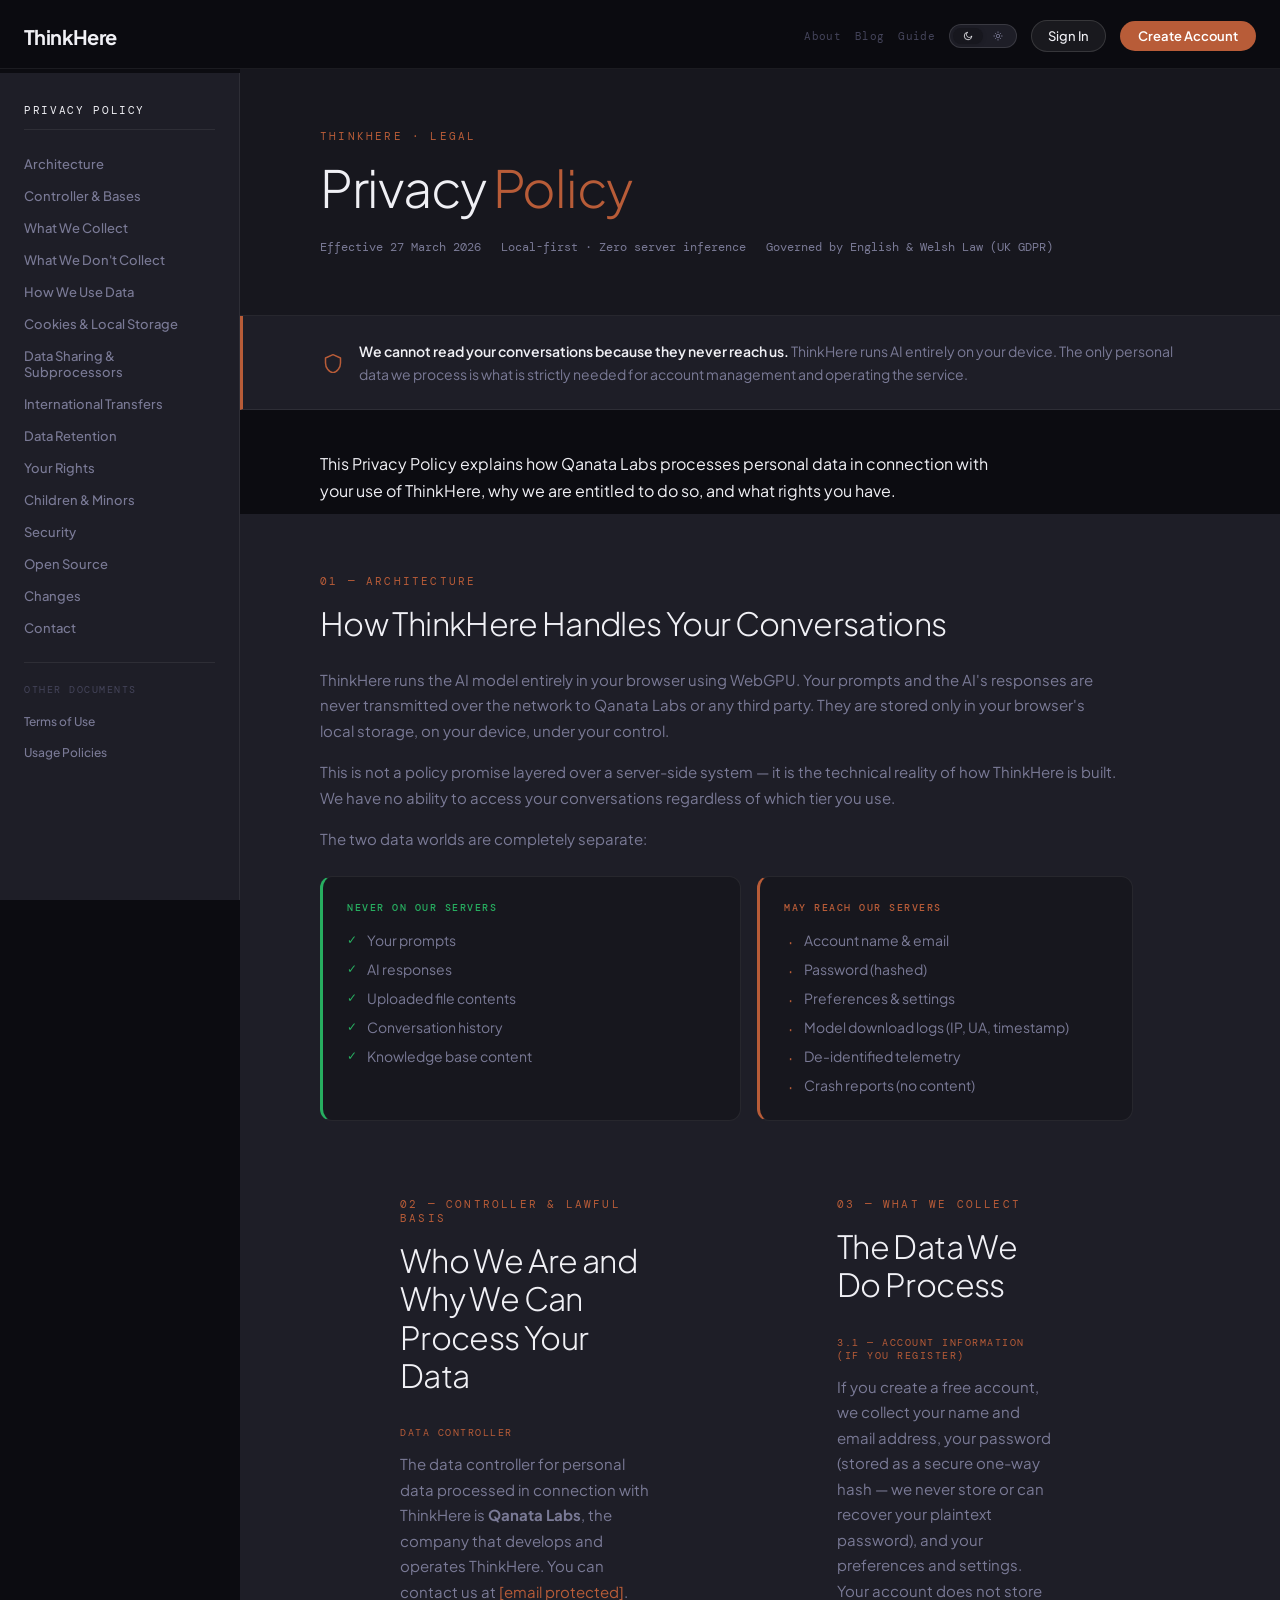
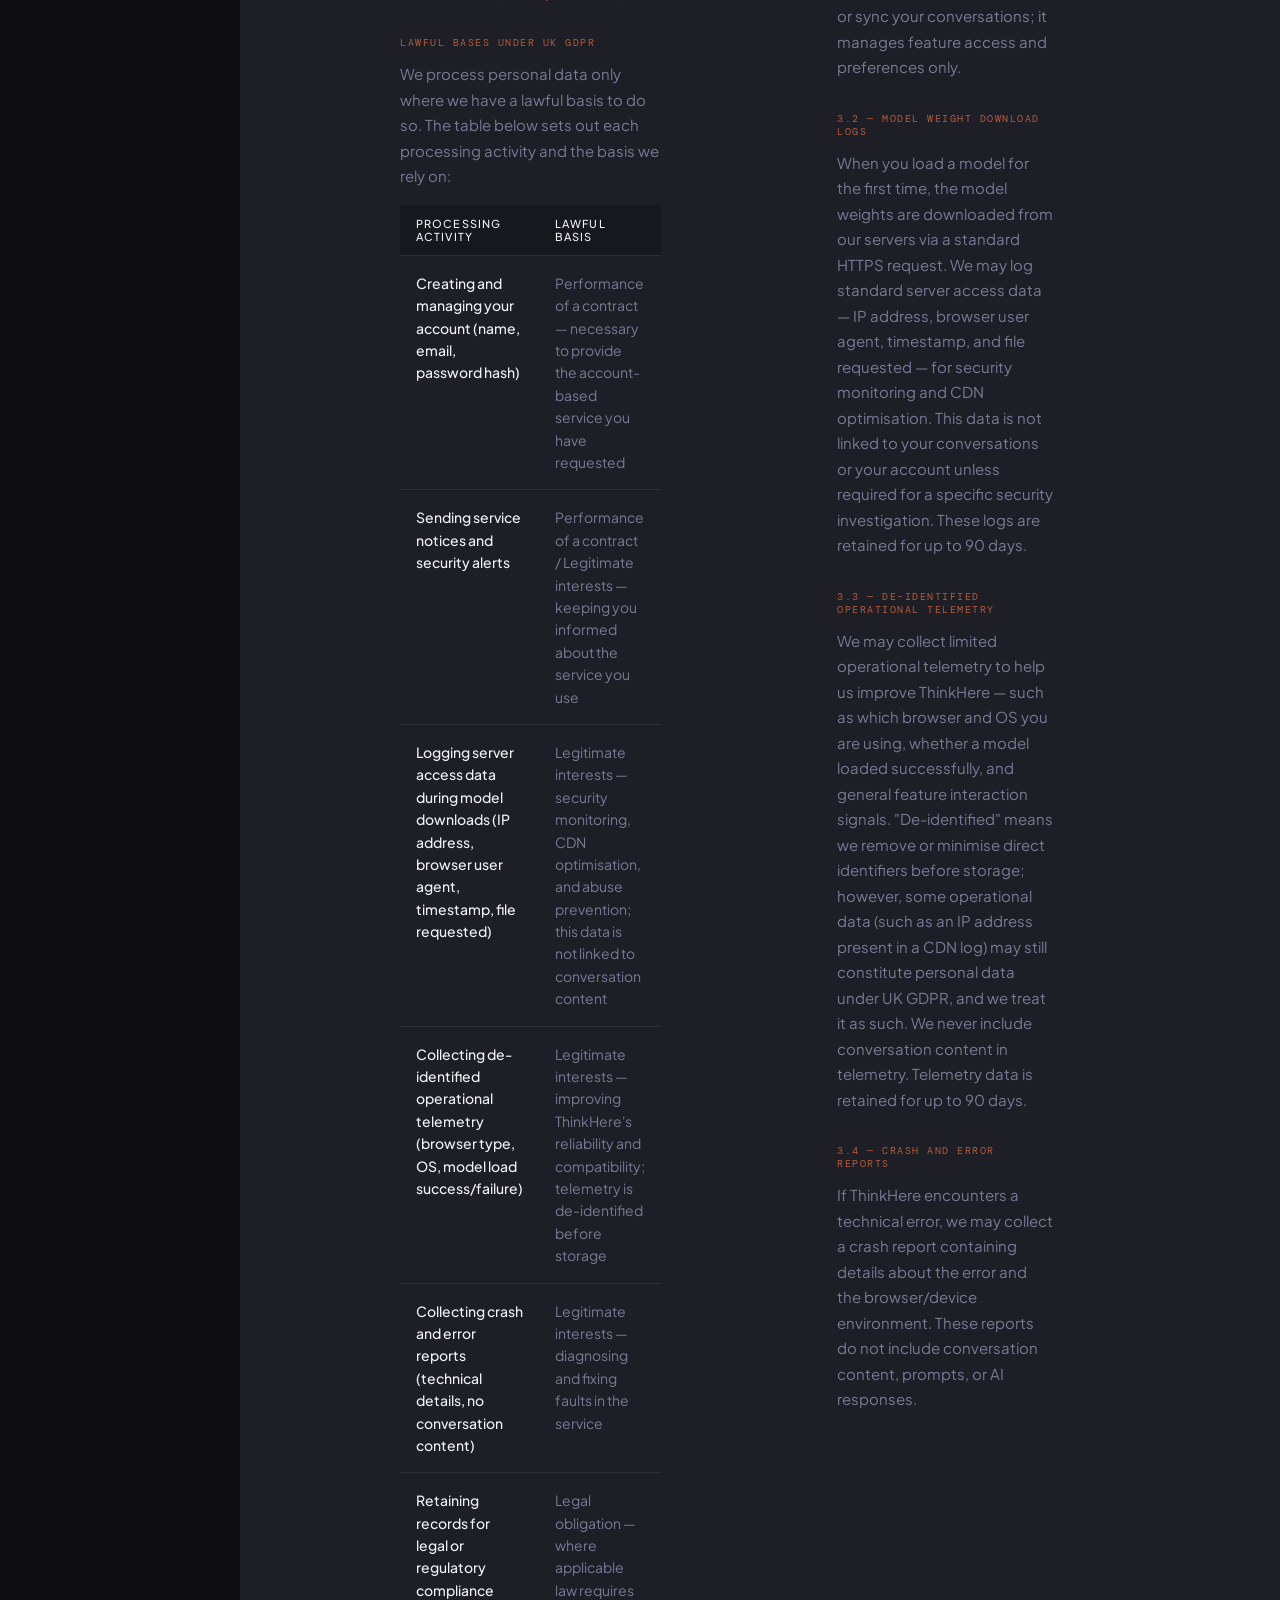
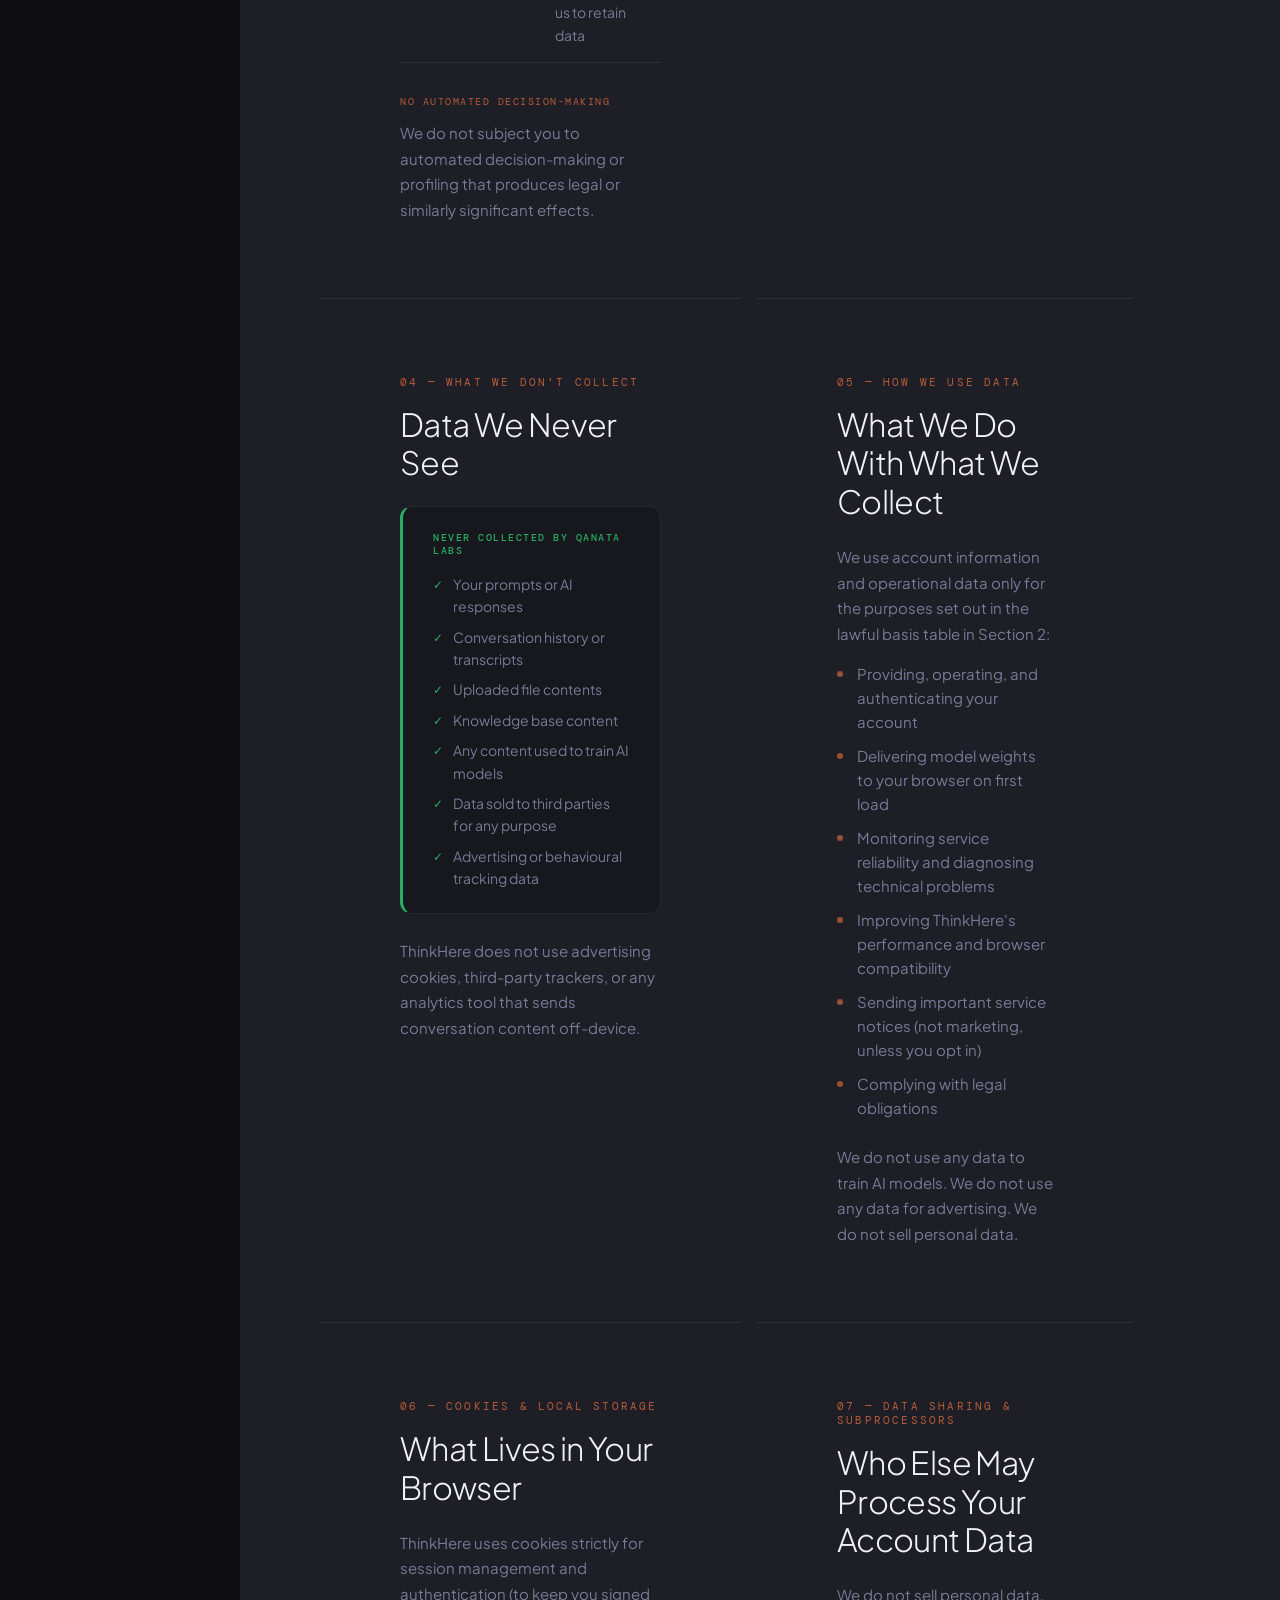
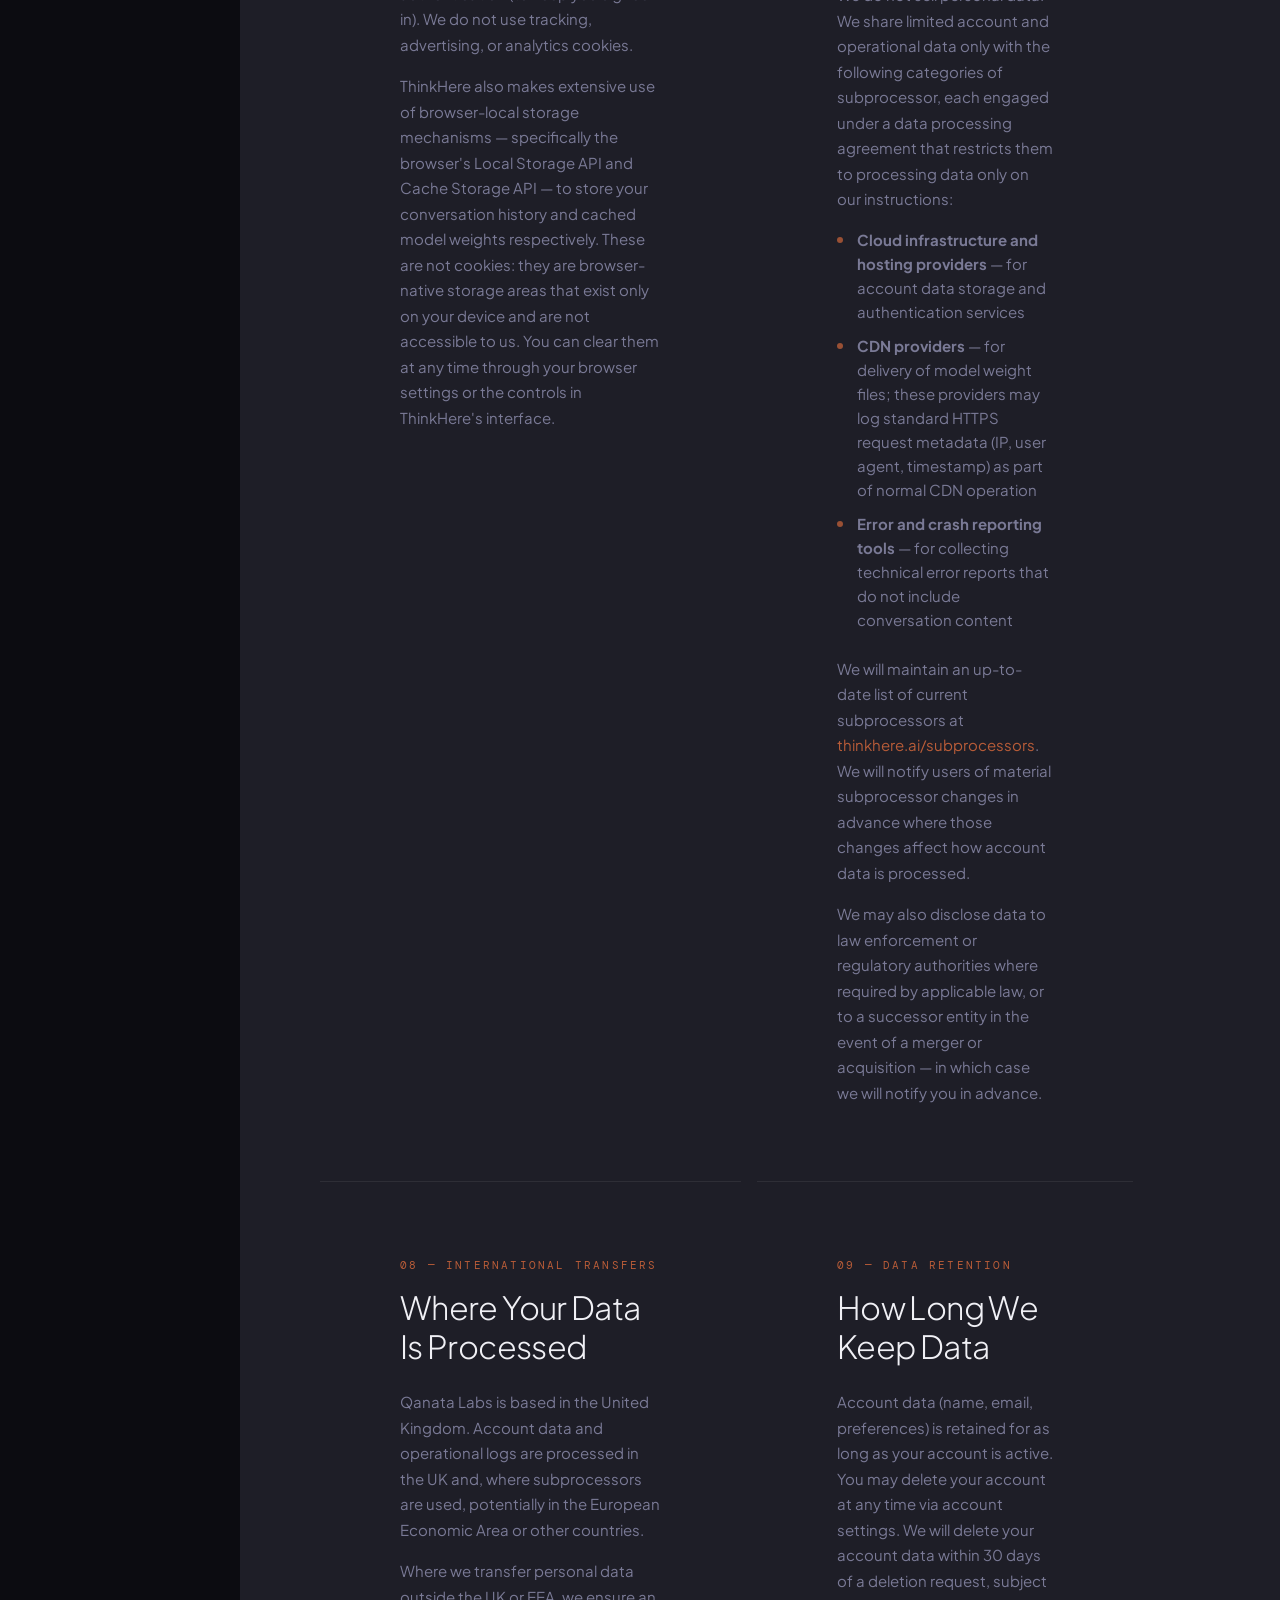
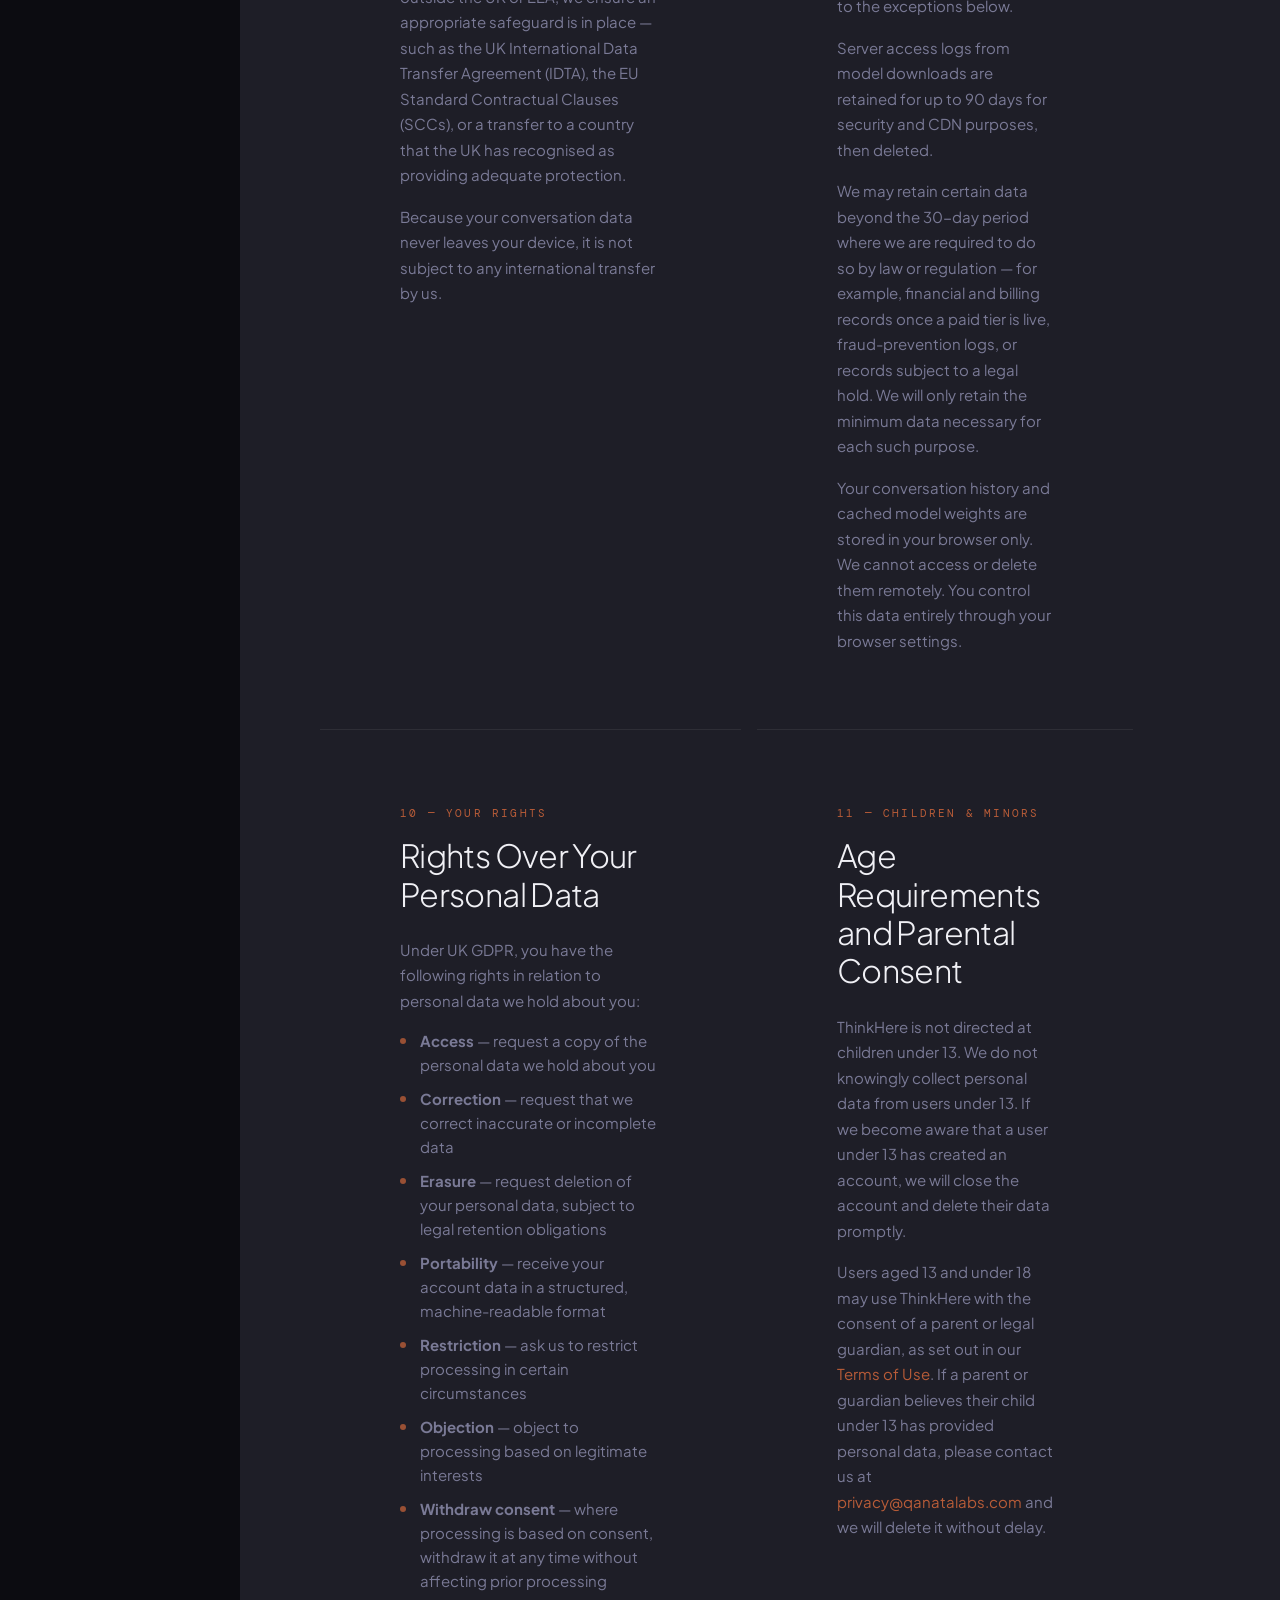
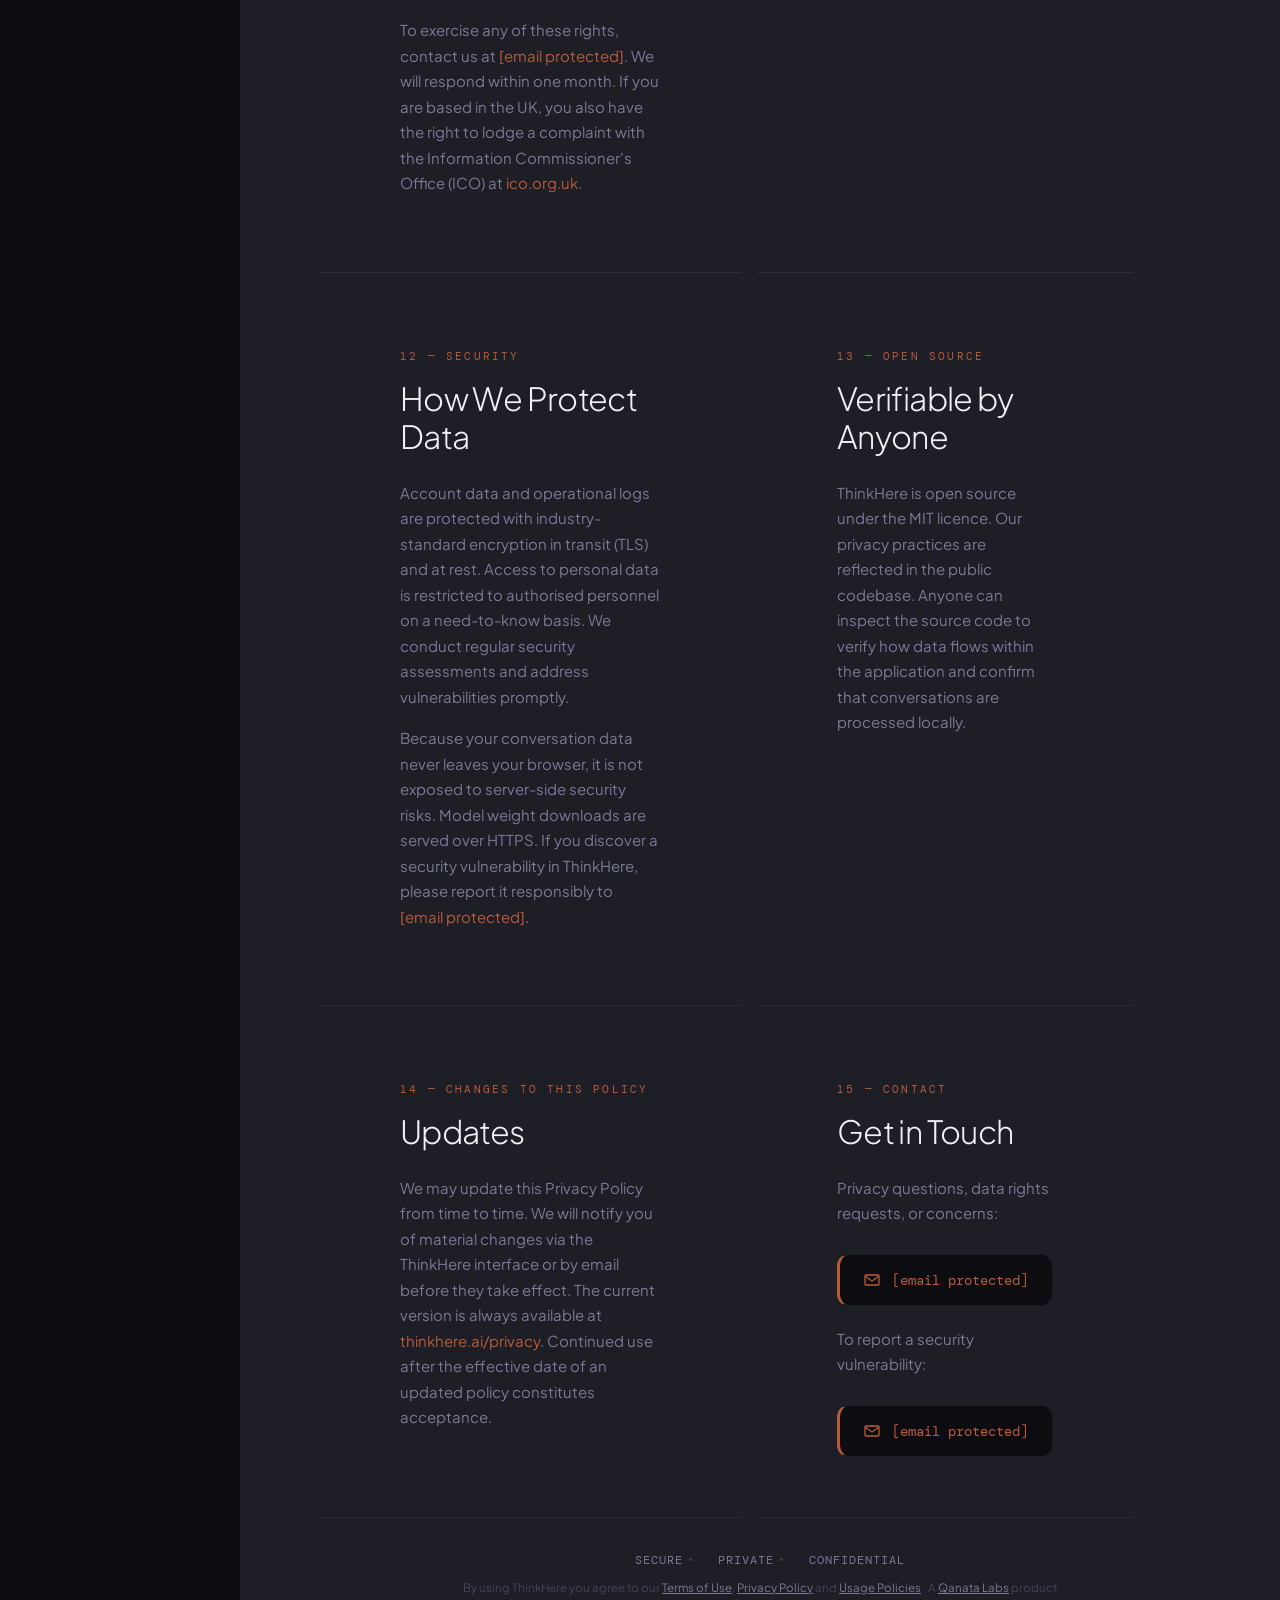
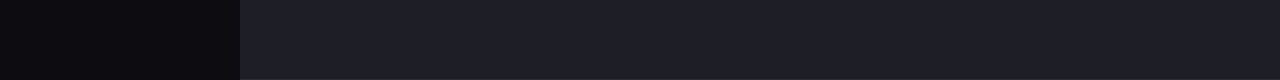
<file: privacy.html>
<!DOCTYPE html>
<html lang="en" data-theme="dark">

<head>
  <meta charset="UTF-8">
  <meta name="viewport" content="width=device-width, initial-scale=1.0">
  <title>Privacy Policy — ThinkHere</title>
  <link
    href="https://fonts.googleapis.com/css2?family=Plus+Jakarta+Sans:ital,wght@0,300;0,400;0,500;0,600;0,700;1,400&family=DM+Mono:wght@300;400;500&display=swap"
    rel="stylesheet">
  <link rel="stylesheet" href="css/style.css">
  <style>
    /* Specific page style overrides */
    .page-wrap {
      display: flex;
      flex-direction: column;
      min-height: 100vh;
    }

    .page-header {
      position: sticky;
      top: 0;
      z-index: 100;
    }
  </style>
</head>

<body>
  <div class="page-wrap">
    <header class="page-header">
      <a class="page-header-logo" href="/">
        ThinkHere
      </a>
      <div class="page-header-right">
        <a class="page-nav" href="about.html">About</a>
        <a class="page-nav" href="blog.html">Blog</a>
        <a class="page-nav" class="page-nav" href="guide.html">Guide</a>
        <div class="page-theme-toggle">
          <button class="page-theme-btn active" id="btn-dark" onclick="setTheme('dark')">
            <svg width="10" height="10" viewBox="0 0 24 24" fill="none">
              <path d="M21 12.79A9 9 0 1111.21 3a7 7 0 109.79 9.79z" stroke="currentColor" stroke-width="2"
                stroke-linecap="round" />
            </svg>
          </button>
          <button class="page-theme-btn" id="btn-light" onclick="setTheme('light')">
            <svg width="10" height="10" viewBox="0 0 24 24" fill="none">
              <circle cx="12" cy="12" r="4" stroke="currentColor" stroke-width="2" />
              <path
                d="M12 2v2M12 20v2M2 12h2M20 12h2M5.63 5.63l1.41 1.41M16.96 16.96l1.41 1.41M5.63 18.37l1.41-1.41M16.96 7.04l1.41-1.41"
                stroke="currentColor" stroke-width="2" stroke-linecap="round" />
            </svg>
          </button>
        </div>
        <a class="btn-top-ghost" href="#" onclick="signIn(); return false;">Sign In</a>
        <a class="btn-top-solid" href="https://app.thinkhere.ai/?mode=signup">Create Account</a>
      </div>
    </header>
    <div class="legal-layout">
      <div class="doc-nav">
        <div class="nav-doc-title">Privacy Policy</div>
        <ul>
          <li><a href="#s1">Architecture</a></li>
          <li><a href="#s2">Controller &amp; Bases</a></li>
          <li><a href="#s3">What We Collect</a></li>
          <li><a href="#s4">What We Don't Collect</a></li>
          <li><a href="#s5">How We Use Data</a></li>
          <li><a href="#s6">Cookies &amp; Local Storage</a></li>
          <li><a href="#s7">Data Sharing &amp; Subprocessors</a></li>
          <li><a href="#s8">International Transfers</a></li>
          <li><a href="#s9">Data Retention</a></li>
          <li><a href="#s10">Your Rights</a></li>
          <li><a href="#s11">Children &amp; Minors</a></li>
          <li><a href="#s12">Security</a></li>
          <li><a href="#s13">Open Source</a></li>
          <li><a href="#s14">Changes</a></li>
          <li><a href="#s15">Contact</a></li>
        </ul>
        <div class="nav-divider"></div>
        <div class="nav-other-label">Other Documents</div>
        <ul class="nav-other">
          <li><a href="thinkhere-terms-of-use.html">Terms of Use</a></li>
          <li><a href="thinkhere-usage-policies.html">Usage Policies</a></li>
        </ul>
      </div>

      <div class="doc-main">
        <div class="legal-cover">
          <div class="cover-grain"></div>
          <div class="cover-label">ThinkHere · Legal</div>
          <h1 class="cover-title">Privacy <em>Policy</em></h1>
          <div class="cover-meta">
            <span>Effective 27 March 2026</span>
            <span>Local-first · Zero server inference</span>
            <span>Governed by English &amp; Welsh Law (UK GDPR)</span>
          </div>
        </div>

        <div class="notice-banner">
          <svg width="20" height="20" viewBox="0 0 20 20" fill="none">
            <path d="M10 1.667L2.5 5v5c0 4.583 3.208 8.875 7.5 9.833 4.292-.958 7.5-5.25 7.5-9.833V5L10 1.667z"
              stroke="currentColor" stroke-width="1.5" stroke-linejoin="round" />
          </svg>
          <p><strong>We cannot read your conversations because they never reach us.</strong> ThinkHere runs AI entirely
            on your device. The only personal data we process is what is strictly needed for account management and
            operating the service.</p>
        </div>

        <p class="intro-para">This Privacy Policy explains how Qanata Labs processes personal data in connection with
          your use of ThinkHere, why we are entitled to do so, and what rights you have.</p>

        <div class="doc-section dark" id="s1">
          <span class="section-number">01 — Architecture</span>
          <h2 class="section-heading">How ThinkHere Handles Your Conversations</h2>
          <p class="body">ThinkHere runs the AI model entirely in your browser using WebGPU. Your prompts and the AI's
            responses are never transmitted over the network to Qanata Labs or any third party. They are stored only in
            your browser's local storage, on your device, under your control.</p>
          <p class="body">This is not a policy promise layered over a server-side system — it is the technical reality
            of how ThinkHere is built. We have no ability to access your conversations regardless of which tier you use.
          </p>
          <p class="body">The two data worlds are completely separate:</p>
          <div class="bucket-grid">
            <div class="bucket no">
              <div class="bucket-label">Never on our servers</div>
              <ul>
                <li>Your prompts</li>
                <li>AI responses</li>
                <li>Uploaded file contents</li>
                <li>Conversation history</li>
                <li>Knowledge base content</li>
              </ul>
            </div>
            <div class="bucket yes">
              <div class="bucket-label">May reach our servers</div>
              <ul>
                <li>Account name &amp; email</li>
                <li>Password (hashed)</li>
                <li>Preferences &amp; settings</li>
                <li>Model download logs (IP, UA, timestamp)</li>
                <li>De-identified telemetry</li>
                <li>Crash reports (no content)</li>
              </ul>
            </div>


            <div class="doc-section" id="s2">
              <span class="section-number">02 — Controller &amp; Lawful Basis</span>
              <h2 class="section-heading">Who We Are and Why We Can Process Your Data</h2>
              <span class="sub-label">Data controller</span>
              <p class="body">The data controller for personal data processed in connection with ThinkHere is
                <strong>Qanata Labs</strong>, the company that develops and operates ThinkHere. You can contact us at <a
                  href="/cdn-cgi/l/email-protection#2a5a58435c4b49536a5b4b444b5e4b464b485904494547"><span
                    class="__cf_email__"
                    data-cfemail="2252504b5443415b6253434c4356434e4340510c414d4f">[email&#160;protected]</span></a>.
              </p>
              <span class="sub-label">Lawful bases under UK GDPR</span>
              <p class="body">We process personal data only where we have a lawful basis to do so. The table below sets
                out each processing activity and the basis we rely on:</p>
              <table class="basis-table">
                <tr>
                  <th>Processing activity</th>
                  <th>Lawful basis</th>
                </tr>
                <tr>
                  <td>Creating and managing your account (name, email, password hash)</td>
                  <td>Performance of a contract — necessary to provide the account-based service you have requested</td>
                </tr>
                <tr>
                  <td>Sending service notices and security alerts</td>
                  <td>Performance of a contract / Legitimate interests — keeping you informed about the service you use
                  </td>
                </tr>
                <tr>
                  <td>Logging server access data during model downloads (IP address, browser user agent, timestamp, file
                    requested)</td>
                  <td>Legitimate interests — security monitoring, CDN optimisation, and abuse prevention; this data is
                    not linked to conversation content</td>
                </tr>
                <tr>
                  <td>Collecting de-identified operational telemetry (browser type, OS, model load success/failure)</td>
                  <td>Legitimate interests — improving ThinkHere's reliability and compatibility; telemetry is
                    de-identified before storage</td>
                </tr>
                <tr>
                  <td>Collecting crash and error reports (technical details, no conversation content)</td>
                  <td>Legitimate interests — diagnosing and fixing faults in the service</td>
                </tr>
                <tr>
                  <td>Retaining records for legal or regulatory compliance</td>
                  <td>Legal obligation — where applicable law requires us to retain data</td>
                </tr>
              </table>
              <span class="sub-label">No automated decision-making</span>
              <p class="body">We do not subject you to automated decision-making or profiling that produces legal or
                similarly significant effects.</p>
            </div>



            <div class="doc-section dark" id="s3">
              <span class="section-number">03 — What We Collect</span>
              <h2 class="section-heading">The Data We Do Process</h2>
              <span class="sub-label">3.1 — Account information (if you register)</span>
              <p class="body">If you create a free account, we collect your name and email address, your password
                (stored as a secure one-way hash — we never store or can recover your plaintext password), and your
                preferences and settings. Your account does not store or sync your conversations; it manages feature
                access and preferences only.</p>
              <span class="sub-label">3.2 — Model weight download logs</span>
              <p class="body">When you load a model for the first time, the model weights are downloaded from our
                servers via a standard HTTPS request. We may log standard server access data — IP address, browser user
                agent, timestamp, and file requested — for security monitoring and CDN optimisation. This data is not
                linked to your conversations or your account unless required for a specific security investigation.
                These logs are retained for up to 90 days.</p>
              <span class="sub-label">3.3 — De-identified operational telemetry</span>
              <p class="body">We may collect limited operational telemetry to help us improve ThinkHere — such as which
                browser and OS you are using, whether a model loaded successfully, and general feature interaction
                signals. "De-identified" means we remove or minimise direct identifiers before storage; however, some
                operational data (such as an IP address present in a CDN log) may still constitute personal data under
                UK GDPR, and we treat it as such. We never include conversation content in telemetry. Telemetry data is
                retained for up to 90 days.</p>
              <span class="sub-label">3.4 — Crash and error reports</span>
              <p class="body">If ThinkHere encounters a technical error, we may collect a crash report containing
                details about the error and the browser/device environment. These reports do not include conversation
                content, prompts, or AI responses.</p>
            </div>



            <div class="doc-section" id="s4">
              <span class="section-number">04 — What We Don't Collect</span>
              <h2 class="section-heading">Data We Never See</h2>
              <div class="never-box">
                <div class="never-box-label">Never collected by Qanata Labs</div>
                <ul>
                  <li>Your prompts or AI responses</li>
                  <li>Conversation history or transcripts</li>
                  <li>Uploaded file contents</li>
                  <li>Knowledge base content</li>
                  <li>Any content used to train AI models</li>
                  <li>Data sold to third parties for any purpose</li>
                  <li>Advertising or behavioural tracking data</li>
                </ul>
              </div>
              <p class="body">ThinkHere does not use advertising cookies, third-party trackers, or any analytics tool
                that sends conversation content off-device.</p>
            </div>



            <div class="doc-section dark" id="s5">
              <span class="section-number">05 — How We Use Data</span>
              <h2 class="section-heading">What We Do With What We Collect</h2>
              <p class="body">We use account information and operational data only for the purposes set out in the
                lawful basis table in Section 2:</p>
              <ul class="doc-list">
                <li>Providing, operating, and authenticating your account</li>
                <li>Delivering model weights to your browser on first load</li>
                <li>Monitoring service reliability and diagnosing technical problems</li>
                <li>Improving ThinkHere's performance and browser compatibility</li>
                <li>Sending important service notices (not marketing, unless you opt in)</li>
                <li>Complying with legal obligations</li>
              </ul>
              <p class="body">We do not use any data to train AI models. We do not use any data for advertising. We do
                not sell personal data.</p>
            </div>



            <div class="doc-section" id="s6">
              <span class="section-number">06 — Cookies &amp; Local Storage</span>
              <h2 class="section-heading">What Lives in Your Browser</h2>
              <p class="body">ThinkHere uses cookies strictly for session management and authentication (to keep you
                signed in). We do not use tracking, advertising, or analytics cookies.</p>
              <p class="body">ThinkHere also makes extensive use of browser-local storage mechanisms — specifically the
                browser's Local Storage API and Cache Storage API — to store your conversation history and cached model
                weights respectively. These are not cookies: they are browser-native storage areas that exist only on
                your device and are not accessible to us. You can clear them at any time through your browser settings
                or the controls in ThinkHere's interface.</p>
            </div>



            <div class="doc-section dark" id="s7">
              <span class="section-number">07 — Data Sharing &amp; Subprocessors</span>
              <h2 class="section-heading">Who Else May Process Your Account Data</h2>
              <p class="body">We do not sell personal data. We share limited account and operational data only with the
                following categories of subprocessor, each engaged under a data processing agreement that restricts them
                to processing data only on our instructions:</p>
              <ul class="doc-list">
                <li><strong>Cloud infrastructure and hosting providers</strong> — for account data storage and
                  authentication services</li>
                <li><strong>CDN providers</strong> — for delivery of model weight files; these providers may log
                  standard HTTPS request metadata (IP, user agent, timestamp) as part of normal CDN operation</li>
                <li><strong>Error and crash reporting tools</strong> — for collecting technical error reports that do
                  not include conversation content</li>
              </ul>
              <p class="body">We will maintain an up-to-date list of current subprocessors at <a
                  href="https://thinkhere.ai/subprocessors">thinkhere.ai/subprocessors</a>. We will notify users of
                material subprocessor changes in advance where those changes affect how account data is processed.</p>
              <p class="body">We may also disclose data to law enforcement or regulatory authorities where required by
                applicable law, or to a successor entity in the event of a merger or acquisition — in which case we will
                notify you in advance.</p>
            </div>



            <div class="doc-section" id="s8">
              <span class="section-number">08 — International Transfers</span>
              <h2 class="section-heading">Where Your Data Is Processed</h2>
              <p class="body">Qanata Labs is based in the United Kingdom. Account data and operational logs are
                processed in the UK and, where subprocessors are used, potentially in the European Economic Area or
                other countries.</p>
              <p class="body">Where we transfer personal data outside the UK or EEA, we ensure an appropriate safeguard
                is in place — such as the UK International Data Transfer Agreement (IDTA), the EU Standard Contractual
                Clauses (SCCs), or a transfer to a country that the UK has recognised as providing adequate protection.
              </p>
              <p class="body">Because your conversation data never leaves your device, it is not subject to any
                international transfer by us.</p>
            </div>



            <div class="doc-section dark" id="s9">
              <span class="section-number">09 — Data Retention</span>
              <h2 class="section-heading">How Long We Keep Data</h2>
              <p class="body">Account data (name, email, preferences) is retained for as long as your account is active.
                You may delete your account at any time via account settings. We will delete your account data within 30
                days of a deletion request, subject to the exceptions below.</p>
              <p class="body">Server access logs from model downloads are retained for up to 90 days for security and
                CDN purposes, then deleted.</p>
              <p class="body">We may retain certain data beyond the 30-day period where we are required to do so by law
                or regulation — for example, financial and billing records once a paid tier is live, fraud-prevention
                logs, or records subject to a legal hold. We will only retain the minimum data necessary for each such
                purpose.</p>
              <p class="body">Your conversation history and cached model weights are stored in your browser only. We
                cannot access or delete them remotely. You control this data entirely through your browser settings.</p>
            </div>



            <div class="doc-section" id="s10">
              <span class="section-number">10 — Your Rights</span>
              <h2 class="section-heading">Rights Over Your Personal Data</h2>
              <p class="body">Under UK GDPR, you have the following rights in relation to personal data we hold about
                you:</p>
              <ul class="doc-list">
                <li><strong>Access</strong> — request a copy of the personal data we hold about you</li>
                <li><strong>Correction</strong> — request that we correct inaccurate or incomplete data</li>
                <li><strong>Erasure</strong> — request deletion of your personal data, subject to legal retention
                  obligations</li>
                <li><strong>Portability</strong> — receive your account data in a structured, machine-readable format
                </li>
                <li><strong>Restriction</strong> — ask us to restrict processing in certain circumstances</li>
                <li><strong>Objection</strong> — object to processing based on legitimate interests</li>
                <li><strong>Withdraw consent</strong> — where processing is based on consent, withdraw it at any time
                  without affecting prior processing</li>
              </ul>
              <p class="body">To exercise any of these rights, contact us at <a
                  href="/cdn-cgi/l/email-protection#a0d0d2c9d6c1c3d9e0d1c1cec1d4c1ccc1c2d38ec3cfcd"><span
                    class="__cf_email__"
                    data-cfemail="2c5c5e455a4d4f556c5d4d424d584d404d4e5f024f4341">[email&#160;protected]</span></a>. We
                will respond within one month. If you are based in the UK, you also have the right to lodge a complaint
                with the Information Commissioner's Office (ICO) at <a href="https://ico.org.uk" target="_blank"
                  rel="noopener">ico.org.uk</a>.</p>
            </div>



            <div class="doc-section dark" id="s11">
              <span class="section-number">11 — Children &amp; Minors</span>
              <h2 class="section-heading">Age Requirements and Parental Consent</h2>
              <p class="body">ThinkHere is not directed at children under 13. We do not knowingly collect personal data
                from users under 13. If we become aware that a user under 13 has created an account, we will close the
                account and delete their data promptly.</p>
              <p class="body">Users aged 13 and under 18 may use ThinkHere with the consent of a parent or legal
                guardian, as set out in our <a href="thinkhere-terms-of-use.html">Terms of Use</a>. If a parent or
                guardian believes their child under 13 has provided personal data, please contact us at <a
                  href="mailto:privacy@qanatalabs.com">privacy@qanatalabs.com</a> and we will delete it without delay.
              </p>
            </div>



            <div class="doc-section" id="s12">
              <span class="section-number">12 — Security</span>
              <h2 class="section-heading">How We Protect Data</h2>
              <p class="body">Account data and operational logs are protected with industry-standard encryption in
                transit (TLS) and at rest. Access to personal data is restricted to authorised personnel on a
                need-to-know basis. We conduct regular security assessments and address vulnerabilities promptly.</p>
              <p class="body">Because your conversation data never leaves your browser, it is not exposed to server-side
                security risks. Model weight downloads are served over HTTPS. If you discover a security vulnerability
                in ThinkHere, please report it responsibly to <a
                  href="/cdn-cgi/l/email-protection#4635232533342f323f063727282732272a2724356825292b"><span
                    class="__cf_email__"
                    data-cfemail="0f7c6a6c7a7d667b764f7e6e616e7b6e636e6d7c216c6062">[email&#160;protected]</span></a>.
              </p>
            </div>



            <div class="doc-section dark" id="s13">
              <span class="section-number">13 — Open Source</span>
              <h2 class="section-heading">Verifiable by Anyone</h2>
              <p class="body">ThinkHere is open source under the MIT licence. Our privacy practices are reflected in the
                public codebase. Anyone can inspect the source code to verify how data flows within the application and
                confirm that conversations are processed locally.</p>
            </div>



            <div class="doc-section" id="s14">
              <span class="section-number">14 — Changes to This Policy</span>
              <h2 class="section-heading">Updates</h2>
              <p class="body">We may update this Privacy Policy from time to time. We will notify you of material
                changes via the ThinkHere interface or by email before they take effect. The current version is always
                available at <a href="https://thinkhere.ai/privacy">thinkhere.ai/privacy</a>. Continued use after the
                effective date of an updated policy constitutes acceptance.</p>
            </div>



            <div class="doc-section dark" id="s15">
              <span class="section-number">15 — Contact</span>
              <h2 class="section-heading">Get in Touch</h2>
              <p class="body">Privacy questions, data rights requests, or concerns:</p>
              <div class="contact-card">
                <svg width="16" height="16" viewBox="0 0 16 16" fill="none">
                  <rect x="1" y="3" width="14" height="10" rx="1" stroke="#b85c38" stroke-width="1.3" />
                  <path d="M1 4l7 5 7-5" stroke="#b85c38" stroke-width="1.3" />
                </svg>
                <a href="/cdn-cgi/l/email-protection#61111308170002182110000f0015000d0003124f020e0c"><span
                    class="__cf_email__"
                    data-cfemail="5a2a28332c3b39231a2b3b343b2e3b363b382974393537">[email&#160;protected]</span></a>
              </div>
              <p class="body" style="margin-top:20px;">To report a security vulnerability:</p>
              <div class="contact-card">
                <svg width="16" height="16" viewBox="0 0 16 16" fill="none">
                  <rect x="1" y="3" width="14" height="10" rx="1" stroke="#b85c38" stroke-width="1.3" />
                  <path d="M1 4l7 5 7-5" stroke="#b85c38" stroke-width="1.3" />
                </svg>
                <a href="/cdn-cgi/l/email-protection#93e0f6f0e6e1fae7ead3e2f2fdf2e7f2fff2f1e0bdf0fcfe"><span
                    class="__cf_email__"
                    data-cfemail="7003151305021904093001111e1104111c1112035e131f1d">[email&#160;protected]</span></a>
              </div>



            </div>
          </div>

          <div class="footer-trust">
            <span class="trust-pill">
              <svg viewBox="0 0 24 24">
                <path d="M12 22s8-4 8-10V5l-8-3-8 3v7c0 6 8 10 8 10z" />
              </svg>
              Secure
            </span>
            <span class="trust-dot"></span>
            <span class="trust-pill">
              <svg viewBox="0 0 24 24">
                <rect x="3" y="11" width="18" height="11" rx="2" />
                <path d="M7 11V7a5 5 0 0 1 10 0v4" />
              </svg>
              Private
            </span>
            <span class="trust-dot"></span>
            <span class="trust-pill">
              <svg viewBox="0 0 24 24">
                <circle cx="12" cy="12" r="10" />
                <path d="M12 8v4l3 3" />
              </svg>
              Confidential
            </span>
          </div>
          <p class="legal" style="padding-bottom:24px;">
            By using ThinkHere you agree to our <a href="terms.html">Terms of Use</a>, <a href="privacy.html">Privacy
              Policy</a> and <a href="usage.html">Usage Policies</a> &middot; A <a href="https://www.qanatalabs.com"
              target="_blank" rel="noopener">Qanata Labs</a> product
          </p>

        </div>
        <script>
          function setTheme(t) {
            document.documentElement.setAttribute('data-theme', t);
            document.getElementById('btn-dark').classList.toggle('active', t === 'dark');
            document.getElementById('btn-light').classList.toggle('active', t === 'light');
            var strokeCol = t === 'light' ? '#9a9a9a' : '#f4f1eb';
            document.querySelectorAll('.ql-stroke').forEach(function (el) { el.setAttribute('stroke', strokeCol); });
            localStorage.setItem('thinkhere-theme', t);
          }
          (function () {
            var saved = localStorage.getItem('thinkhere-theme');
            if (saved) setTheme(saved);
          })();
        </script>
        <script type="module" src="js/auth.js"></script>
</body>

</html>
</file>
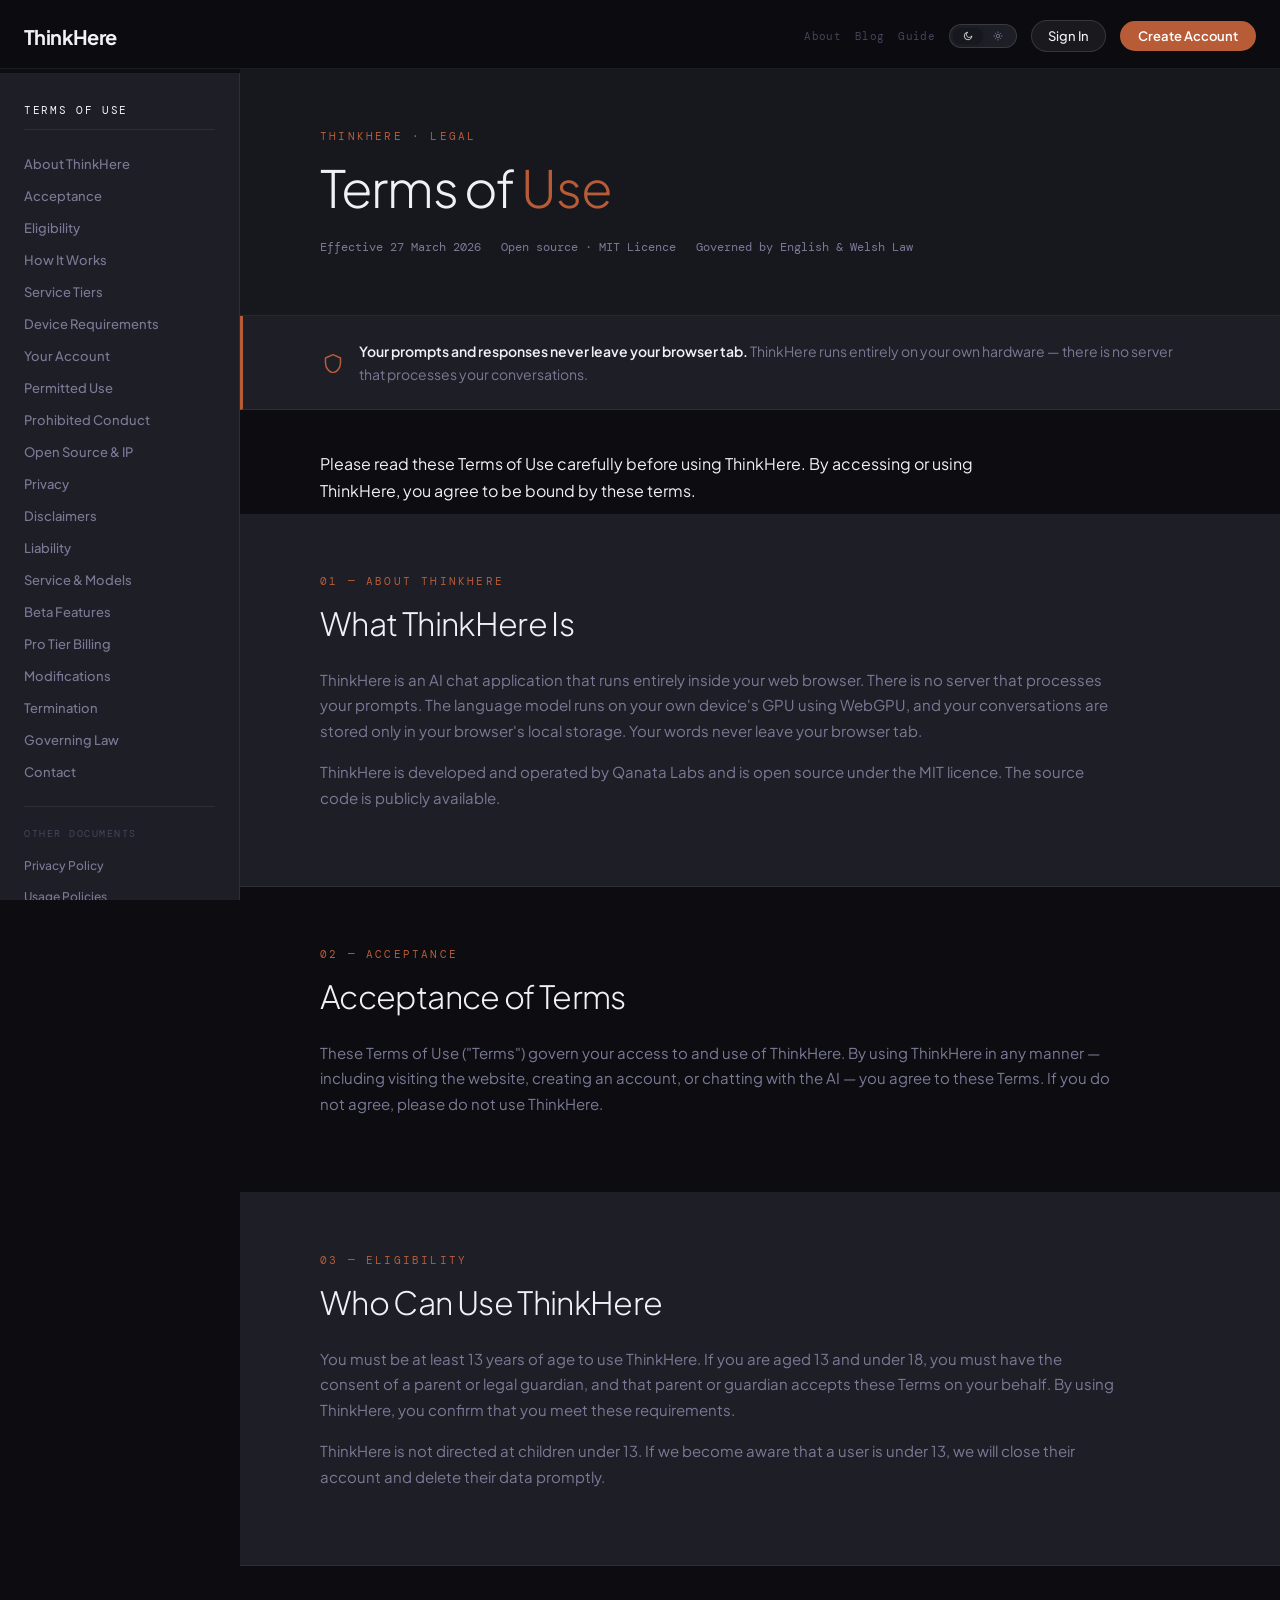
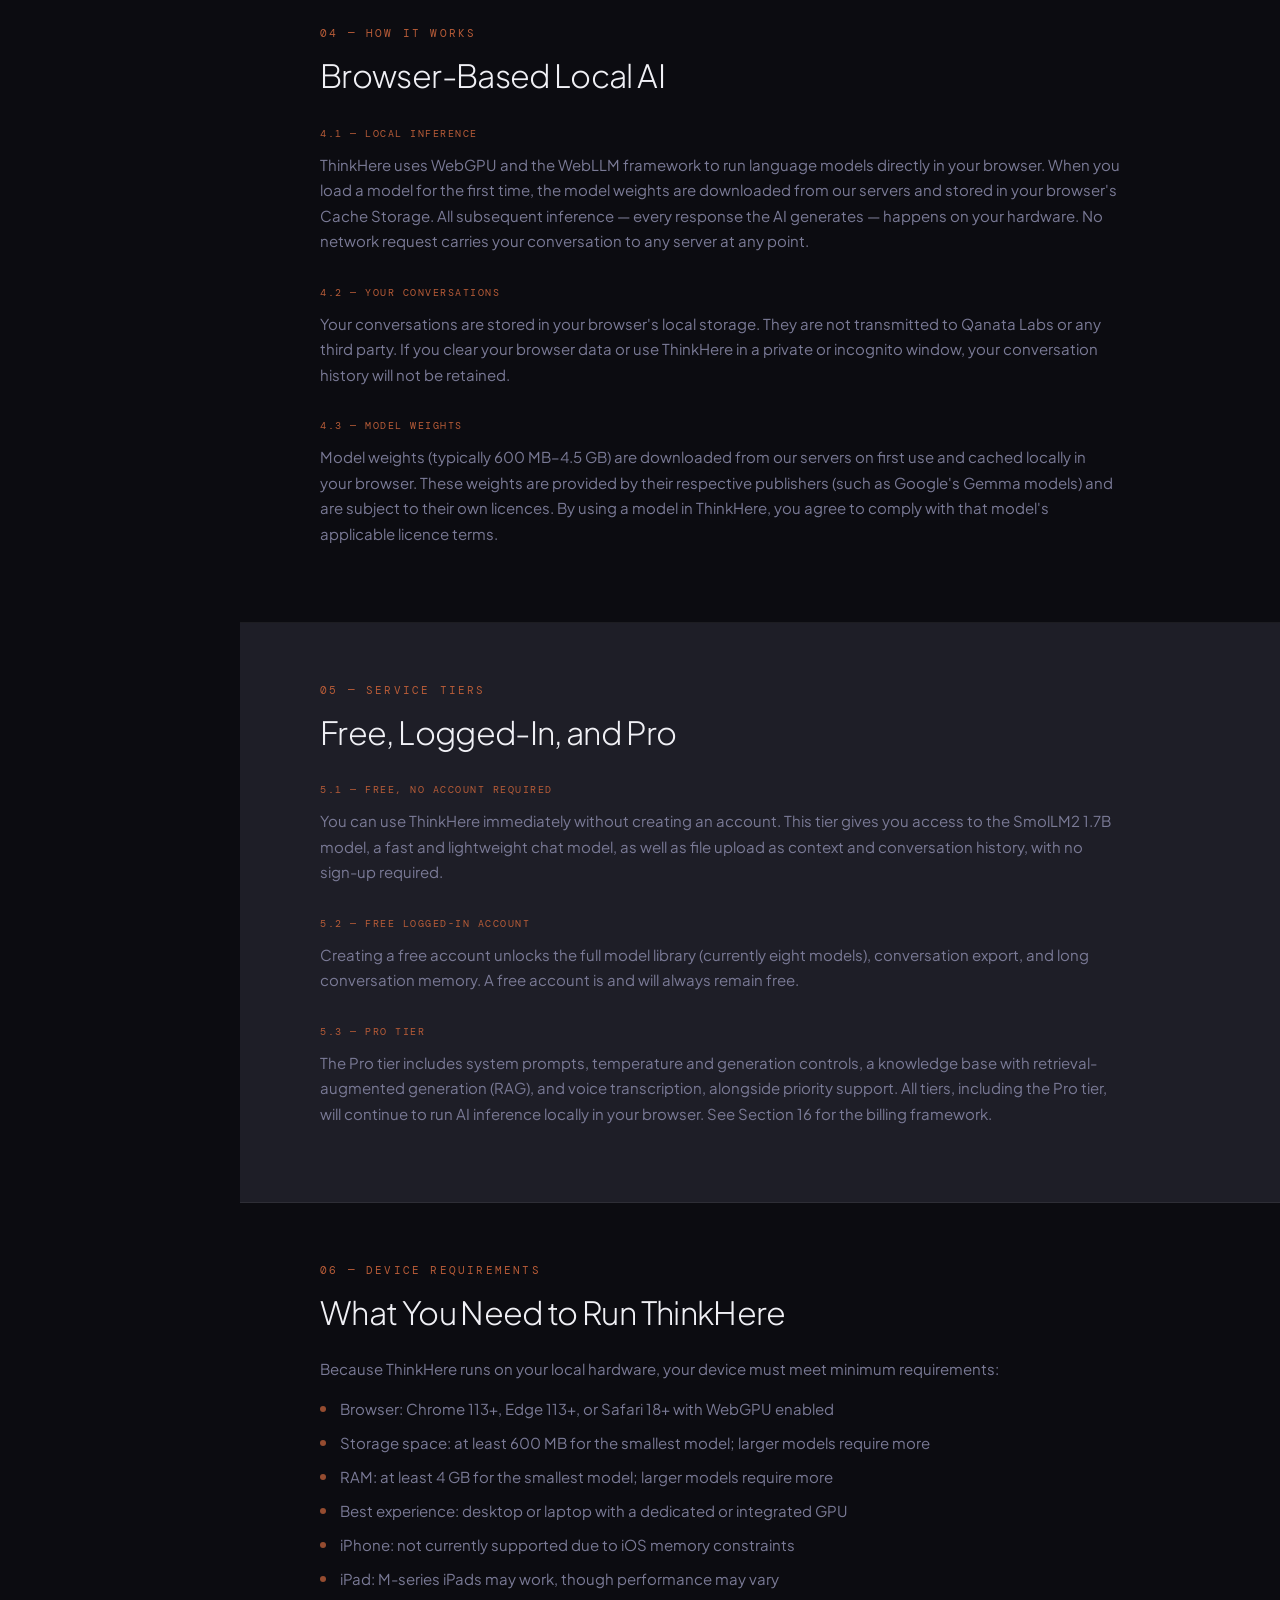
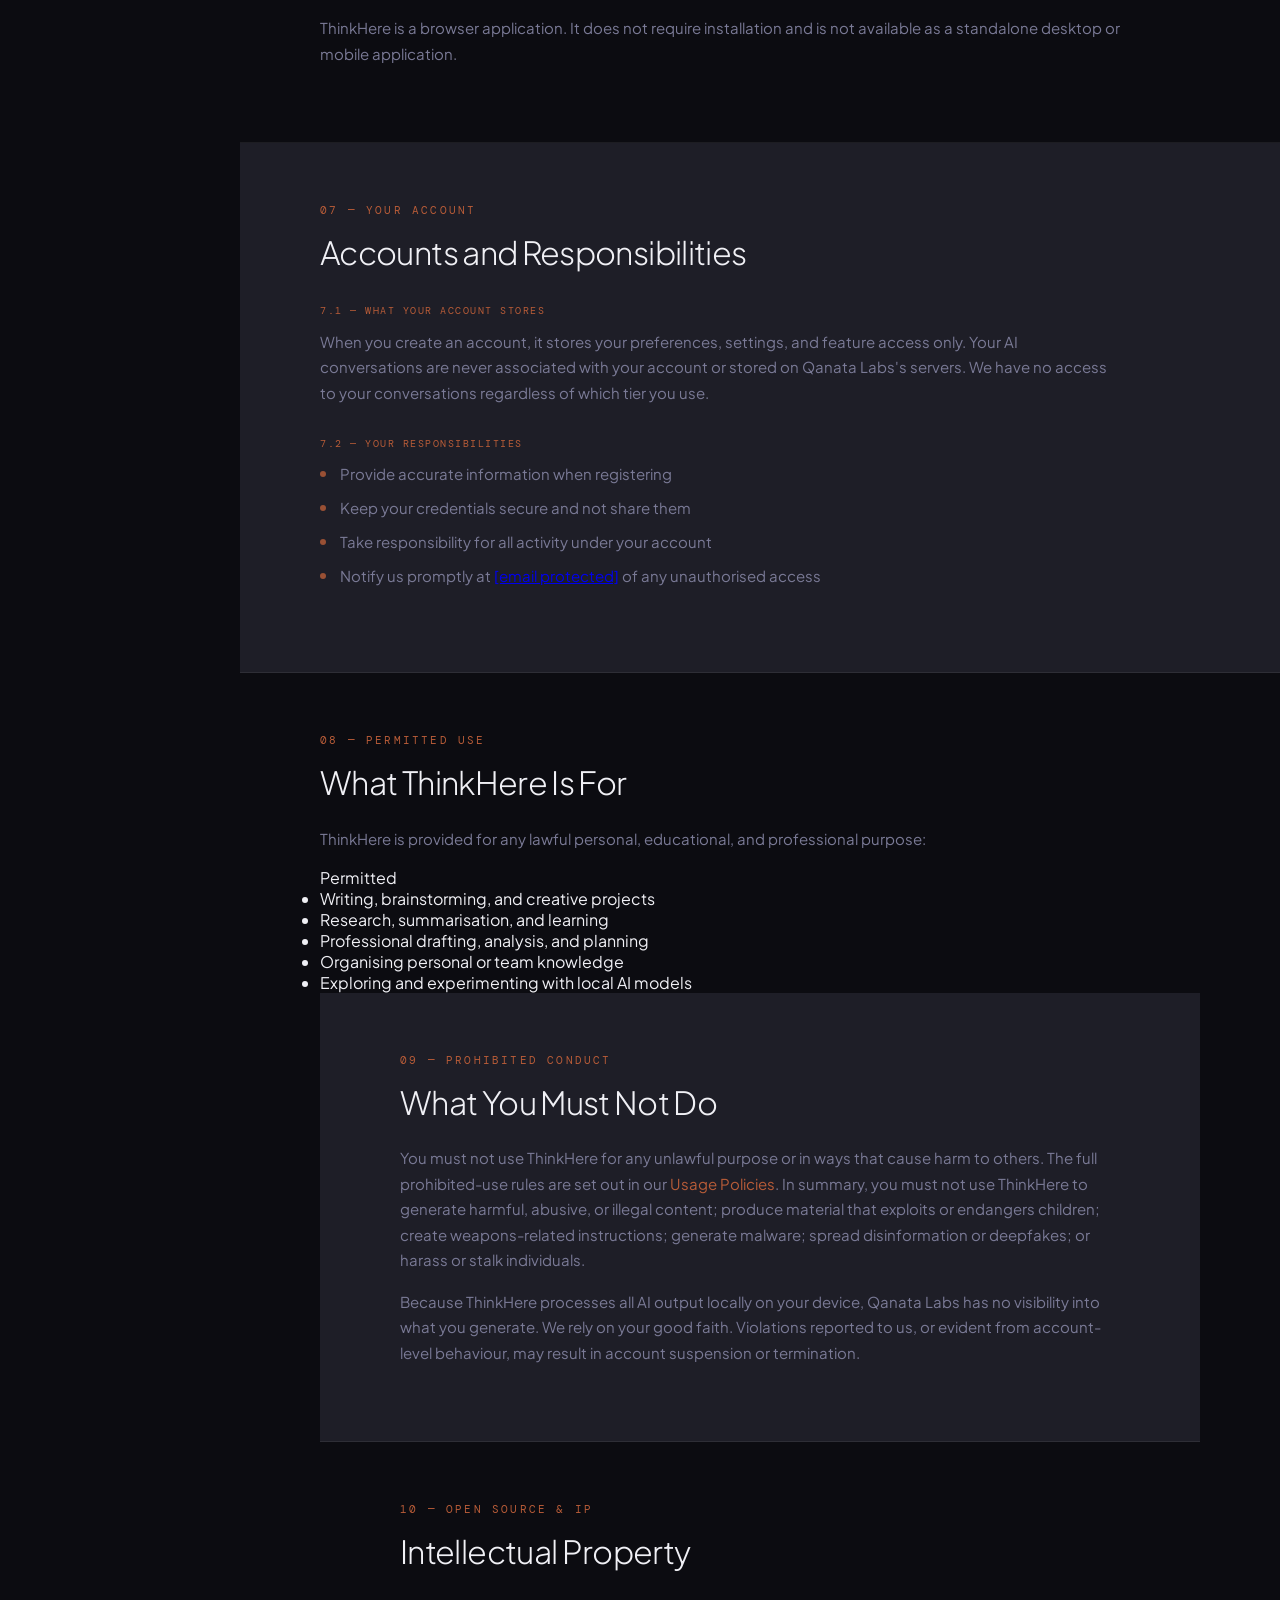
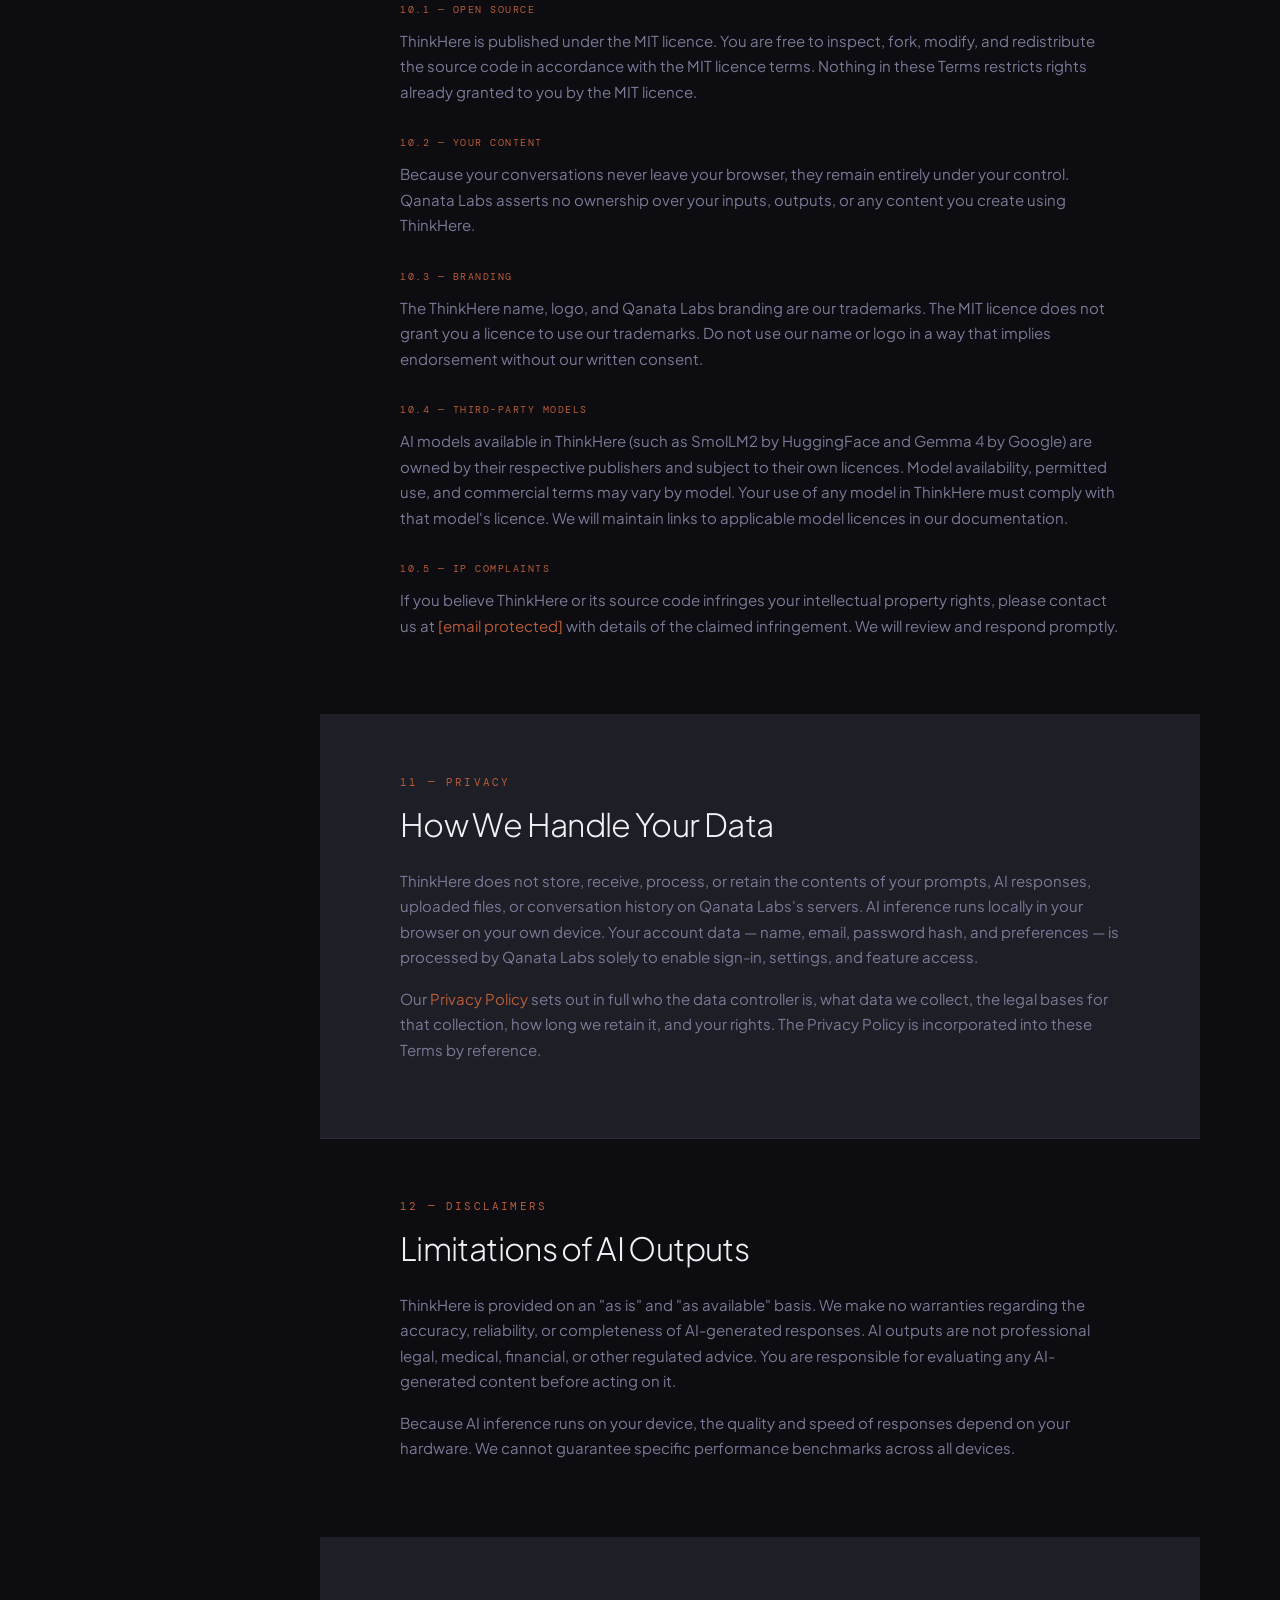
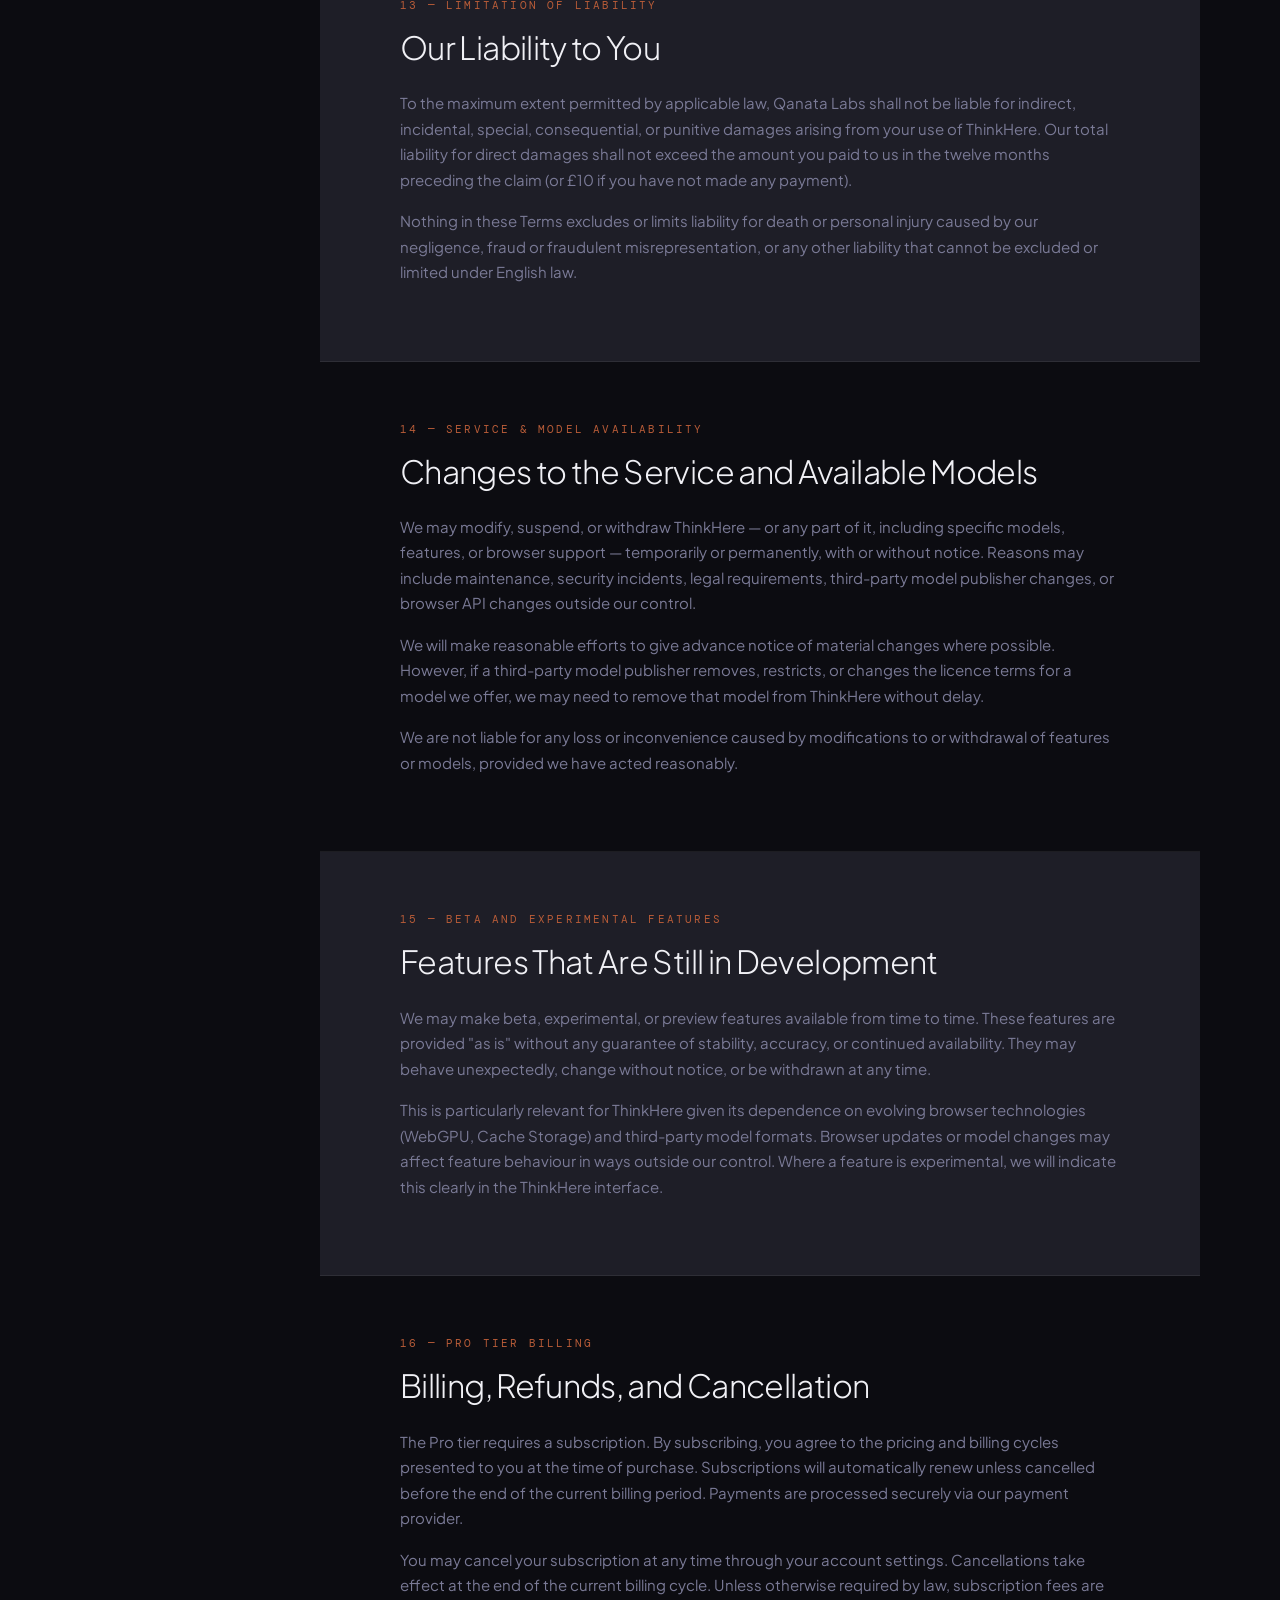
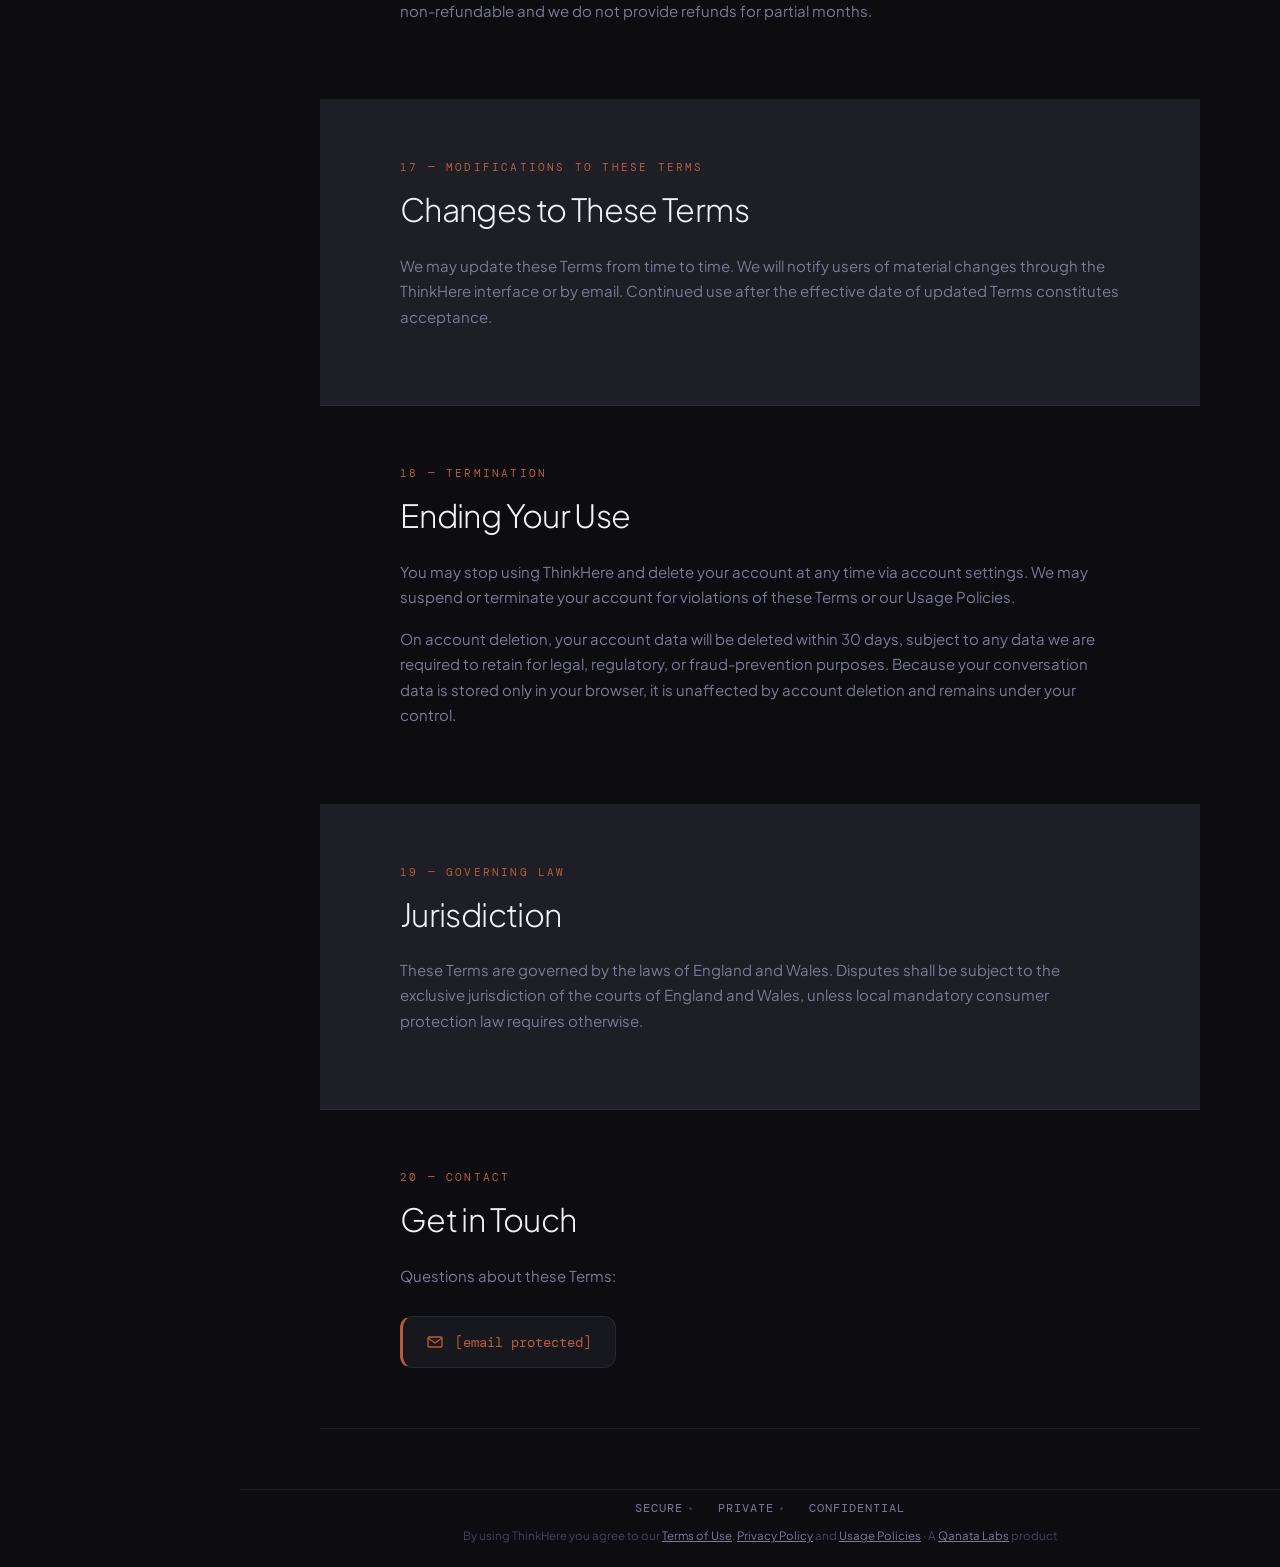
<file: terms.html>
<!DOCTYPE html>
<html lang="en" data-theme="dark">

<head>
  <meta charset="UTF-8">
  <meta name="viewport" content="width=device-width, initial-scale=1.0">
  <title>Terms of Use — ThinkHere</title>
  <link
    href="https://fonts.googleapis.com/css2?family=Plus+Jakarta+Sans:ital,wght@0,300;0,400;0,500;0,600;0,700;1,400&family=DM+Mono:wght@300;400;500&display=swap"
    rel="stylesheet">
  <link rel="stylesheet" href="css/style.css">
  <style>
    /* Specific page style overrides */
    .page-wrap {
      display: flex;
      flex-direction: column;
      min-height: 100vh;
    }

    .page-header {
      position: sticky;
      top: 0;
      z-index: 100;
    }
  </style>
</head>

<body>
  <div class="page-wrap">
    <header class="page-header">
      <a class="page-header-logo" href="/">
        ThinkHere
      </a>
      <div class="page-header-right">
        <a class="page-nav" href="about.html">About</a>
        <a class="page-nav" href="blog.html">Blog</a>
        <a class="page-nav" class="page-nav" href="guide.html">Guide</a>
        <div class="page-theme-toggle">
          <button class="page-theme-btn active" id="btn-dark" onclick="setTheme('dark')">
            <svg width="10" height="10" viewBox="0 0 24 24" fill="none">
              <path d="M21 12.79A9 9 0 1111.21 3a7 7 0 109.79 9.79z" stroke="currentColor" stroke-width="2"
                stroke-linecap="round" />
            </svg>
          </button>
          <button class="page-theme-btn" id="btn-light" onclick="setTheme('light')">
            <svg width="10" height="10" viewBox="0 0 24 24" fill="none">
              <circle cx="12" cy="12" r="4" stroke="currentColor" stroke-width="2" />
              <path
                d="M12 2v2M12 20v2M2 12h2M20 12h2M5.63 5.63l1.41 1.41M16.96 16.96l1.41 1.41M5.63 18.37l1.41-1.41M16.96 7.04l1.41-1.41"
                stroke="currentColor" stroke-width="2" stroke-linecap="round" />
            </svg>
          </button>
        </div>
        <a class="btn-top-ghost" href="#" onclick="signIn(); return false;">Sign In</a>
        <a class="btn-top-solid" href="https://app.thinkhere.ai/?mode=signup">Create Account</a>
      </div>
    </header>
    <div class="legal-layout">
      <div class="doc-nav">
        <div class="nav-doc-title">Terms of Use</div>
        <ul>
          <li><a href="#s1">About ThinkHere</a></li>
          <li><a href="#s2">Acceptance</a></li>
          <li><a href="#s3">Eligibility</a></li>
          <li><a href="#s4">How It Works</a></li>
          <li><a href="#s5">Service Tiers</a></li>
          <li><a href="#s6">Device Requirements</a></li>
          <li><a href="#s7">Your Account</a></li>
          <li><a href="#s8">Permitted Use</a></li>
          <li><a href="#s9">Prohibited Conduct</a></li>
          <li><a href="#s10">Open Source &amp; IP</a></li>
          <li><a href="#s11">Privacy</a></li>
          <li><a href="#s12">Disclaimers</a></li>
          <li><a href="#s13">Liability</a></li>
          <li><a href="#s14">Service &amp; Models</a></li>
          <li><a href="#s15">Beta Features</a></li>
          <li><a href="#s16">Pro Tier Billing</a></li>
          <li><a href="#s17">Modifications</a></li>
          <li><a href="#s18">Termination</a></li>
          <li><a href="#s19">Governing Law</a></li>
          <li><a href="#s20">Contact</a></li>
        </ul>
        <div class="nav-divider"></div>
        <div class="nav-other-label">Other Documents</div>
        <ul class="nav-other">
          <li><a href="thinkhere-privacy-policy.html">Privacy Policy</a></li>
          <li><a href="thinkhere-usage-policies.html">Usage Policies</a></li>
        </ul>
      </div>

      <div class="doc-main">
        <div class="legal-cover">
          <div class="cover-grain"></div>
          <div class="cover-label">ThinkHere · Legal</div>
          <h1 class="cover-title">Terms of <em>Use</em></h1>
          <div class="cover-meta">
            <span>Effective 27 March 2026</span>
            <span>Open source · MIT Licence</span>
            <span>Governed by English &amp; Welsh Law</span>
          </div>
        </div>

        <div class="notice-banner">
          <svg width="20" height="20" viewBox="0 0 20 20" fill="none">
            <path d="M10 1.667L2.5 5v5c0 4.583 3.208 8.875 7.5 9.833 4.292-.958 7.5-5.25 7.5-9.833V5L10 1.667z"
              stroke="currentColor" stroke-width="1.5" stroke-linejoin="round" />
          </svg>
          <p><strong>Your prompts and responses never leave your browser tab.</strong> ThinkHere runs entirely on your
            own
            hardware — there is no server that processes your conversations.</p>
        </div>

        <p class="intro-para">Please read these Terms of Use carefully before using ThinkHere. By accessing or using
          ThinkHere, you agree to be bound by these terms.</p>

        <div class="doc-section dark" id="s1">
          <span class="section-number">01 — About ThinkHere</span>
          <h2 class="section-heading">What ThinkHere Is</h2>
          <p class="body">ThinkHere is an AI chat application that runs entirely inside your web browser. There is no
            server
            that processes your prompts. The language model runs on your own device's GPU using WebGPU, and your
            conversations are stored only in your browser's local storage. Your words never leave your browser tab.</p>
          <p class="body">ThinkHere is developed and operated by Qanata Labs and is open source under the MIT licence.
            The
            source code is publicly available.</p>
        </div>

        <!-- 2 -->
        <div class="doc-section" id="s2">
          <span class="section-number">02 — Acceptance</span>
          <h2 class="section-heading">Acceptance of Terms</h2>
          <p class="body">These Terms of Use ("Terms") govern your access to and use of ThinkHere. By using ThinkHere in
            any
            manner — including visiting the website, creating an account, or chatting with the AI — you agree to these
            Terms. If you do not agree, please do not use ThinkHere.</p>
        </div>

        <!-- 3 -->
        <div class="doc-section dark" id="s3">
          <span class="section-number">03 — Eligibility</span>
          <h2 class="section-heading">Who Can Use ThinkHere</h2>
          <p class="body">You must be at least 13 years of age to use ThinkHere. If you are aged 13 and under 18, you
            must
            have the consent of a parent or legal guardian, and that parent or guardian accepts these Terms on your
            behalf.
            By using ThinkHere, you confirm that you meet these requirements.</p>
          <p class="body">ThinkHere is not directed at children under 13. If we become aware that a user is under 13, we
            will close their account and delete their data promptly.</p>
        </div>

        <!-- 4 -->
        <div class="doc-section" id="s4">
          <span class="section-number">04 — How It Works</span>
          <h2 class="section-heading">Browser-Based Local AI</h2>
          <span class="sub-label">4.1 — Local inference</span>
          <p class="body">ThinkHere uses WebGPU and the WebLLM framework to run language models directly in your
            browser.
            When you load a model for the first time, the model weights are downloaded from our servers and stored in
            your
            browser's Cache Storage. All subsequent inference — every response the AI generates — happens on your
            hardware.
            No network request carries your conversation to any server at any point.</p>
          <span class="sub-label">4.2 — Your conversations</span>
          <p class="body">Your conversations are stored in your browser's local storage. They are not transmitted to
            Qanata
            Labs or any third party. If you clear your browser data or use ThinkHere in a private or incognito window,
            your
            conversation history will not be retained.</p>
          <span class="sub-label">4.3 — Model weights</span>
          <p class="body">Model weights (typically 600 MB–4.5 GB) are downloaded from our servers on first use and
            cached
            locally
            in your browser. These weights are provided by their respective publishers (such as Google's Gemma models)
            and
            are subject to their own licences. By using a model in ThinkHere, you agree to comply with that model's
            applicable licence terms.</p>
        </div>

        <!-- 5 -->
        <div class="doc-section dark" id="s5">
          <span class="section-number">05 — Service Tiers</span>
          <h2 class="section-heading">Free, Logged-In, and Pro</h2>
          <span class="sub-label">5.1 — Free, no account required</span>
          <p class="body">You can use ThinkHere immediately without creating an account. This tier gives you access to
            the SmolLM2 1.7B model, a fast and lightweight chat model, as well as file upload as context and
            conversation history, with no sign-up required.</p>
          <span class="sub-label">5.2 — Free logged-in account</span>
          <p class="body">Creating a free account unlocks the full model library (currently eight models), conversation
            export, and long conversation memory. A free account is and will always remain free.
          </p>
          <span class="sub-label">5.3 — Pro tier</span>
          <p class="body">The Pro tier includes system prompts, temperature and generation
            controls, a knowledge base with retrieval-augmented generation (RAG), and voice transcription, alongside
            priority support. All tiers, including the Pro tier, will continue to run AI inference
            locally in your browser. See Section 16 for the billing framework.</p>
        </div>

        <!-- 6 -->
        <div class="doc-section" id="s6">
          <span class="section-number">06 — Device Requirements</span>
          <h2 class="section-heading">What You Need to Run ThinkHere</h2>
          <p class="body">Because ThinkHere runs on your local hardware, your device must meet minimum requirements:</p>
          <ul class="doc-list">
            <li>Browser: Chrome 113+, Edge 113+, or Safari 18+ with WebGPU enabled</li>
            <li>Storage space: at least 600 MB for the smallest model; larger models require more</li>
            <li>RAM: at least 4 GB for the smallest model; larger models require more</li>
            <li>Best experience: desktop or laptop with a dedicated or integrated GPU</li>
            <li>iPhone: not currently supported due to iOS memory constraints</li>
            <li>iPad: M-series iPads may work, though performance may vary</li>
          </ul>
          <p class="body">ThinkHere is a browser application. It does not require installation and is not available as a
            standalone desktop or mobile application.</p>
        </div>

        <!-- 7 -->
        <div class="doc-section dark" id="s7">
          <span class="section-number">07 — Your Account</span>
          <h2 class="section-heading">Accounts and Responsibilities</h2>
          <span class="sub-label">7.1 — What your account stores</span>
          <p class="body">When you create an account, it stores your preferences, settings, and feature access only.
            Your AI
            conversations are never associated with your account or stored on Qanata Labs's servers. We have no access
            to
            your conversations regardless of which tier you use.</p>
          <span class="sub-label">7.2 — Your responsibilities</span>
          <ul class="doc-list">
            <li>Provide accurate information when registering</li>
            <li>Keep your credentials secure and not share them</li>
            <li>Take responsibility for all activity under your account</li>
            <li>Notify us promptly at <a
                href="/cdn-cgi/l/email-protection#c3b0a6a0b6b1aab7ba83b2a2ada2b7a2afa2a1b0eda0acae"><span
                  class="__cf_email__"
                  data-cfemail="0f7c6a6c7a7d667b764f7e6e616e7b6e636e6d7c216c6062">[email&#160;protected]</span></a> of
              any
              unauthorised access</li>
          </ul>
        </div>

        <!-- 8 -->
        <div class="doc-section" id="s8">
          <span class="section-number">08 — Permitted Use</span>
          <h2 class="section-heading">What ThinkHere Is For</h2>
          <p class="body">ThinkHere is provided for any lawful personal, educational, and professional purpose:</p>
          <div class="tag-box permitted">
            <div class="tag-box-label">Permitted</div>
            <ul>
              <li>Writing, brainstorming, and creative projects</li>
              <li>Research, summarisation, and learning</li>
              <li>Professional drafting, analysis, and planning</li>
              <li>Organising personal or team knowledge</li>
              <li>Exploring and experimenting with local AI models</li>
            </ul>
          </div>


          <div class="doc-section dark" id="s9">
            <span class="section-number">09 — Prohibited Conduct</span>
            <h2 class="section-heading">What You Must Not Do</h2>
            <p class="body">You must not use ThinkHere for any unlawful purpose or in ways that cause harm to others.
              The full
              prohibited-use rules are set out in our <a href="thinkhere-usage-policies.html">Usage Policies</a>. In
              summary,
              you must not use ThinkHere to generate harmful, abusive, or illegal content; produce material that
              exploits or
              endangers children; create weapons-related instructions; generate malware; spread disinformation or
              deepfakes;
              or harass or stalk individuals.</p>
            <p class="body">Because ThinkHere processes all AI output locally on your device, Qanata Labs has no
              visibility
              into what you generate. We rely on your good faith. Violations reported to us, or evident from
              account-level
              behaviour, may result in account suspension or termination.</p>
          </div>

          <!-- 10 -->
          <div class="doc-section" id="s10">
            <span class="section-number">10 — Open Source &amp; IP</span>
            <h2 class="section-heading">Intellectual Property</h2>
            <span class="sub-label">10.1 — Open source</span>
            <p class="body">ThinkHere is published under the MIT licence. You are free to inspect, fork, modify, and
              redistribute the source code in accordance with the MIT licence terms. Nothing in these Terms restricts
              rights
              already granted to you by the MIT licence.</p>
            <span class="sub-label">10.2 — Your content</span>
            <p class="body">Because your conversations never leave your browser, they remain entirely under your
              control.
              Qanata Labs asserts no ownership over your inputs, outputs, or any content you create using ThinkHere.</p>
            <span class="sub-label">10.3 — Branding</span>
            <p class="body">The ThinkHere name, logo, and Qanata Labs branding are our trademarks. The MIT licence does
              not
              grant you a licence to use our trademarks. Do not use our name or logo in a way that implies endorsement
              without
              our written consent.</p>
            <span class="sub-label">10.4 — Third-party models</span>
            <p class="body">AI models available in ThinkHere (such as SmolLM2 by HuggingFace and Gemma 4 by Google) are
              owned
              by their respective
              publishers and subject to their own licences. Model availability, permitted use, and commercial terms may
              vary
              by model. Your use of any model in ThinkHere must comply with that model's licence. We will maintain links
              to
              applicable model licences in our documentation.</p>
            <span class="sub-label">10.5 — IP complaints</span>
            <p class="body">If you believe ThinkHere or its source code infringes your intellectual property rights,
              please
              contact us at <a href="/cdn-cgi/l/email-protection#610d0406000d2110000f0015000d0003124f020e0c"><span
                  class="__cf_email__"
                  data-cfemail="a8c4cdcfc9c4e8d9c9c6c9dcc9c4c9cadb86cbc7c5">[email&#160;protected]</span></a> with
              details of
              the claimed infringement. We will review and respond promptly.</p>
          </div>

          <!-- 11 -->
          <div class="doc-section dark" id="s11">
            <span class="section-number">11 — Privacy</span>
            <h2 class="section-heading">How We Handle Your Data</h2>
            <p class="body">ThinkHere does not store, receive, process, or retain the contents of your prompts, AI
              responses,
              uploaded files, or conversation history on Qanata Labs's servers. AI inference runs locally in your
              browser on
              your own device. Your account data — name, email, password hash, and preferences — is processed by Qanata
              Labs
              solely to enable sign-in, settings, and feature access.</p>
            <p class="body">Our <a href="thinkhere-privacy-policy.html">Privacy Policy</a> sets out in full who the data
              controller is, what data we collect, the legal bases for that collection, how long we retain it, and your
              rights. The Privacy Policy is incorporated into these Terms by reference.</p>
          </div>

          <!-- 12 -->
          <div class="doc-section" id="s12">
            <span class="section-number">12 — Disclaimers</span>
            <h2 class="section-heading">Limitations of AI Outputs</h2>
            <p class="body">ThinkHere is provided on an "as is" and "as available" basis. We make no warranties
              regarding the
              accuracy, reliability, or completeness of AI-generated responses. AI outputs are not professional legal,
              medical, financial, or other regulated advice. You are responsible for evaluating any AI-generated content
              before acting on it.</p>
            <p class="body">Because AI inference runs on your device, the quality and speed of responses depend on your
              hardware. We cannot guarantee specific performance benchmarks across all devices.</p>
          </div>

          <!-- 13 -->
          <div class="doc-section dark" id="s13">
            <span class="section-number">13 — Limitation of Liability</span>
            <h2 class="section-heading">Our Liability to You</h2>
            <p class="body">To the maximum extent permitted by applicable law, Qanata Labs shall not be liable for
              indirect,
              incidental, special, consequential, or punitive damages arising from your use of ThinkHere. Our total
              liability
              for direct damages shall not exceed the amount you paid to us in the twelve months preceding the claim (or
              £10
              if you have not made any payment).</p>
            <p class="body">Nothing in these Terms excludes or limits liability for death or personal injury caused by
              our
              negligence, fraud or fraudulent misrepresentation, or any other liability that cannot be excluded or
              limited
              under English law.</p>
          </div>



          <div class="doc-section" id="s14">
            <span class="section-number">14 — Service &amp; Model Availability</span>
            <h2 class="section-heading">Changes to the Service and Available Models</h2>
            <p class="body">We may modify, suspend, or withdraw ThinkHere — or any part of it, including specific
              models,
              features, or browser support — temporarily or permanently, with or without notice. Reasons may include
              maintenance, security incidents, legal requirements, third-party model publisher changes, or browser API
              changes
              outside our control.</p>
            <p class="body">We will make reasonable efforts to give advance notice of material changes where possible.
              However, if a third-party model publisher removes, restricts, or changes the licence terms for a model we
              offer,
              we may need to remove that model from ThinkHere without delay.</p>
            <p class="body">We are not liable for any loss or inconvenience caused by modifications to or withdrawal of
              features or models, provided we have acted reasonably.</p>
          </div>



          <div class="doc-section dark" id="s15">
            <span class="section-number">15 — Beta and Experimental Features</span>
            <h2 class="section-heading">Features That Are Still in Development</h2>
            <p class="body">We may make beta, experimental, or preview features available from time to time. These
              features
              are provided "as is" without any guarantee of stability, accuracy, or continued availability. They may
              behave
              unexpectedly, change without notice, or be withdrawn at any time.</p>
            <p class="body">This is particularly relevant for ThinkHere given its dependence on evolving browser
              technologies
              (WebGPU, Cache Storage) and third-party model formats. Browser updates or model changes may affect feature
              behaviour in ways outside our control. Where a feature is experimental, we will indicate this clearly in
              the
              ThinkHere interface.</p>
          </div>



          <div class="doc-section" id="s16">
            <span class="section-number">16 — Pro Tier Billing</span>
            <h2 class="section-heading">Billing, Refunds, and Cancellation</h2>
            <p class="body">The Pro tier requires a subscription. By subscribing, you agree to the pricing and billing
              cycles presented to you at the time of purchase. Subscriptions will automatically renew unless cancelled
              before the end of the current billing period. Payments are processed securely via our payment provider.
            </p>
            <p class="body">You may cancel your subscription at any time through your account settings. Cancellations
              take effect at the end of the current billing cycle. Unless otherwise required by law, subscription fees
              are non-refundable and we do not provide refunds for partial months.</p>
          </div>

          <!-- 17 -->
          <div class="doc-section dark" id="s17">
            <span class="section-number">17 — Modifications to These Terms</span>
            <h2 class="section-heading">Changes to These Terms</h2>
            <p class="body">We may update these Terms from time to time. We will notify users of material changes
              through the
              ThinkHere interface or by email. Continued use after the effective date of updated Terms constitutes
              acceptance.
            </p>
          </div>

          <!-- 18 -->
          <div class="doc-section" id="s18">
            <span class="section-number">18 — Termination</span>
            <h2 class="section-heading">Ending Your Use</h2>
            <p class="body">You may stop using ThinkHere and delete your account at any time via account settings. We
              may
              suspend or terminate your account for violations of these Terms or our Usage Policies.</p>
            <p class="body">On account deletion, your account data will be deleted within 30 days, subject to any data
              we are
              required to retain for legal, regulatory, or fraud-prevention purposes. Because your conversation data is
              stored
              only in your browser, it is unaffected by account deletion and remains under your control.</p>
          </div>

          <!-- 19 -->
          <div class="doc-section dark" id="s19">
            <span class="section-number">19 — Governing Law</span>
            <h2 class="section-heading">Jurisdiction</h2>
            <p class="body">These Terms are governed by the laws of England and Wales. Disputes shall be subject to the
              exclusive jurisdiction of the courts of England and Wales, unless local mandatory consumer protection law
              requires otherwise.</p>
          </div>

          <!-- 20 -->
          <div class="doc-section" id="s20">
            <span class="section-number">20 — Contact</span>
            <h2 class="section-heading">Get in Touch</h2>
            <p class="body">Questions about these Terms:</p>
            <div class="contact-card">
              <svg width="16" height="16" viewBox="0 0 16 16" fill="none">
                <rect x="1" y="3" width="14" height="10" rx="1" stroke="#b85c38" stroke-width="1.3" />
                <path d="M1 4l7 5 7-5" stroke="#b85c38" stroke-width="1.3" />
              </svg>
              <a href="/cdn-cgi/l/email-protection#a1cdc4c6c0cde1d0c0cfc0d5c0cdc0c3d28fc2cecc"><span
                  class="__cf_email__"
                  data-cfemail="ff939a989e93bf8e9e919e8b9e939e9d8cd19c9092">[email&#160;protected]</span></a>
            </div>



          </div>
        </div>

        <div class="footer-trust">
          <span class="trust-pill">
            <svg viewBox="0 0 24 24">
              <path d="M12 22s8-4 8-10V5l-8-3-8 3v7c0 6 8 10 8 10z" />
            </svg>
            Secure
          </span>
          <span class="trust-dot"></span>
          <span class="trust-pill">
            <svg viewBox="0 0 24 24">
              <rect x="3" y="11" width="18" height="11" rx="2" />
              <path d="M7 11V7a5 5 0 0 1 10 0v4" />
            </svg>
            Private
          </span>
          <span class="trust-dot"></span>
          <span class="trust-pill">
            <svg viewBox="0 0 24 24">
              <circle cx="12" cy="12" r="10" />
              <path d="M12 8v4l3 3" />
            </svg>
            Confidential
          </span>
        </div>
        <p class="legal" style="padding-bottom:24px;">
          By using ThinkHere you agree to our <a href="terms.html">Terms of Use</a>, <a href="privacy.html">Privacy
            Policy</a> and <a href="usage.html">Usage Policies</a> &middot; A <a href="https://www.qanatalabs.com"
            target="_blank" rel="noopener">Qanata Labs</a> product
        </p>

      </div>
      <script>
        function setTheme(t) {
          document.documentElement.setAttribute('data-theme', t);
          document.getElementById('btn-dark').classList.toggle('active', t === 'dark');
          document.getElementById('btn-light').classList.toggle('active', t === 'light');
          var strokeCol = t === 'light' ? '#9a9a9a' : '#f4f1eb';
          document.querySelectorAll('.ql-stroke').forEach(function (el) { el.setAttribute('stroke', strokeCol); });
          localStorage.setItem('thinkhere-theme', t);
        }
        (function () {
          var saved = localStorage.getItem('thinkhere-theme');
          if (saved) setTheme(saved);
        })();
      </script>
      <script type="module" src="js/auth.js"></script>
</body>

</html>
</file>
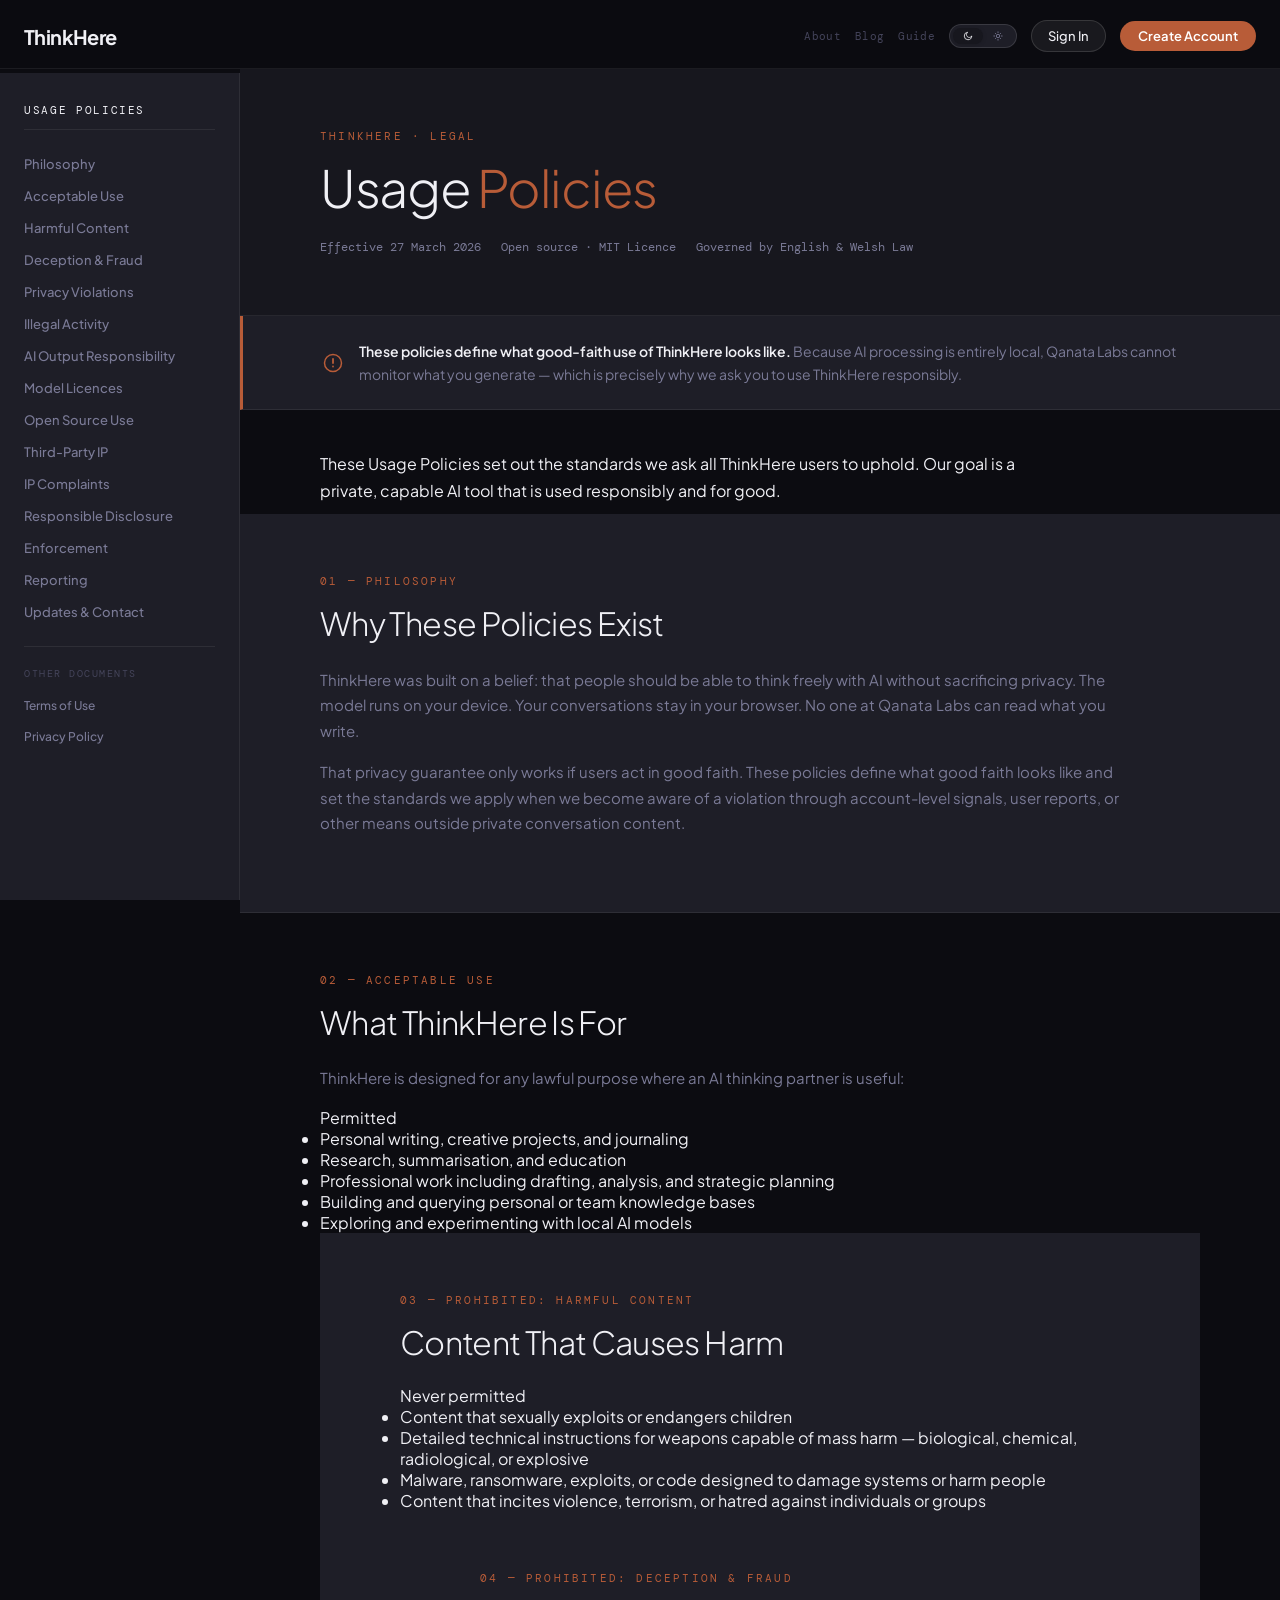
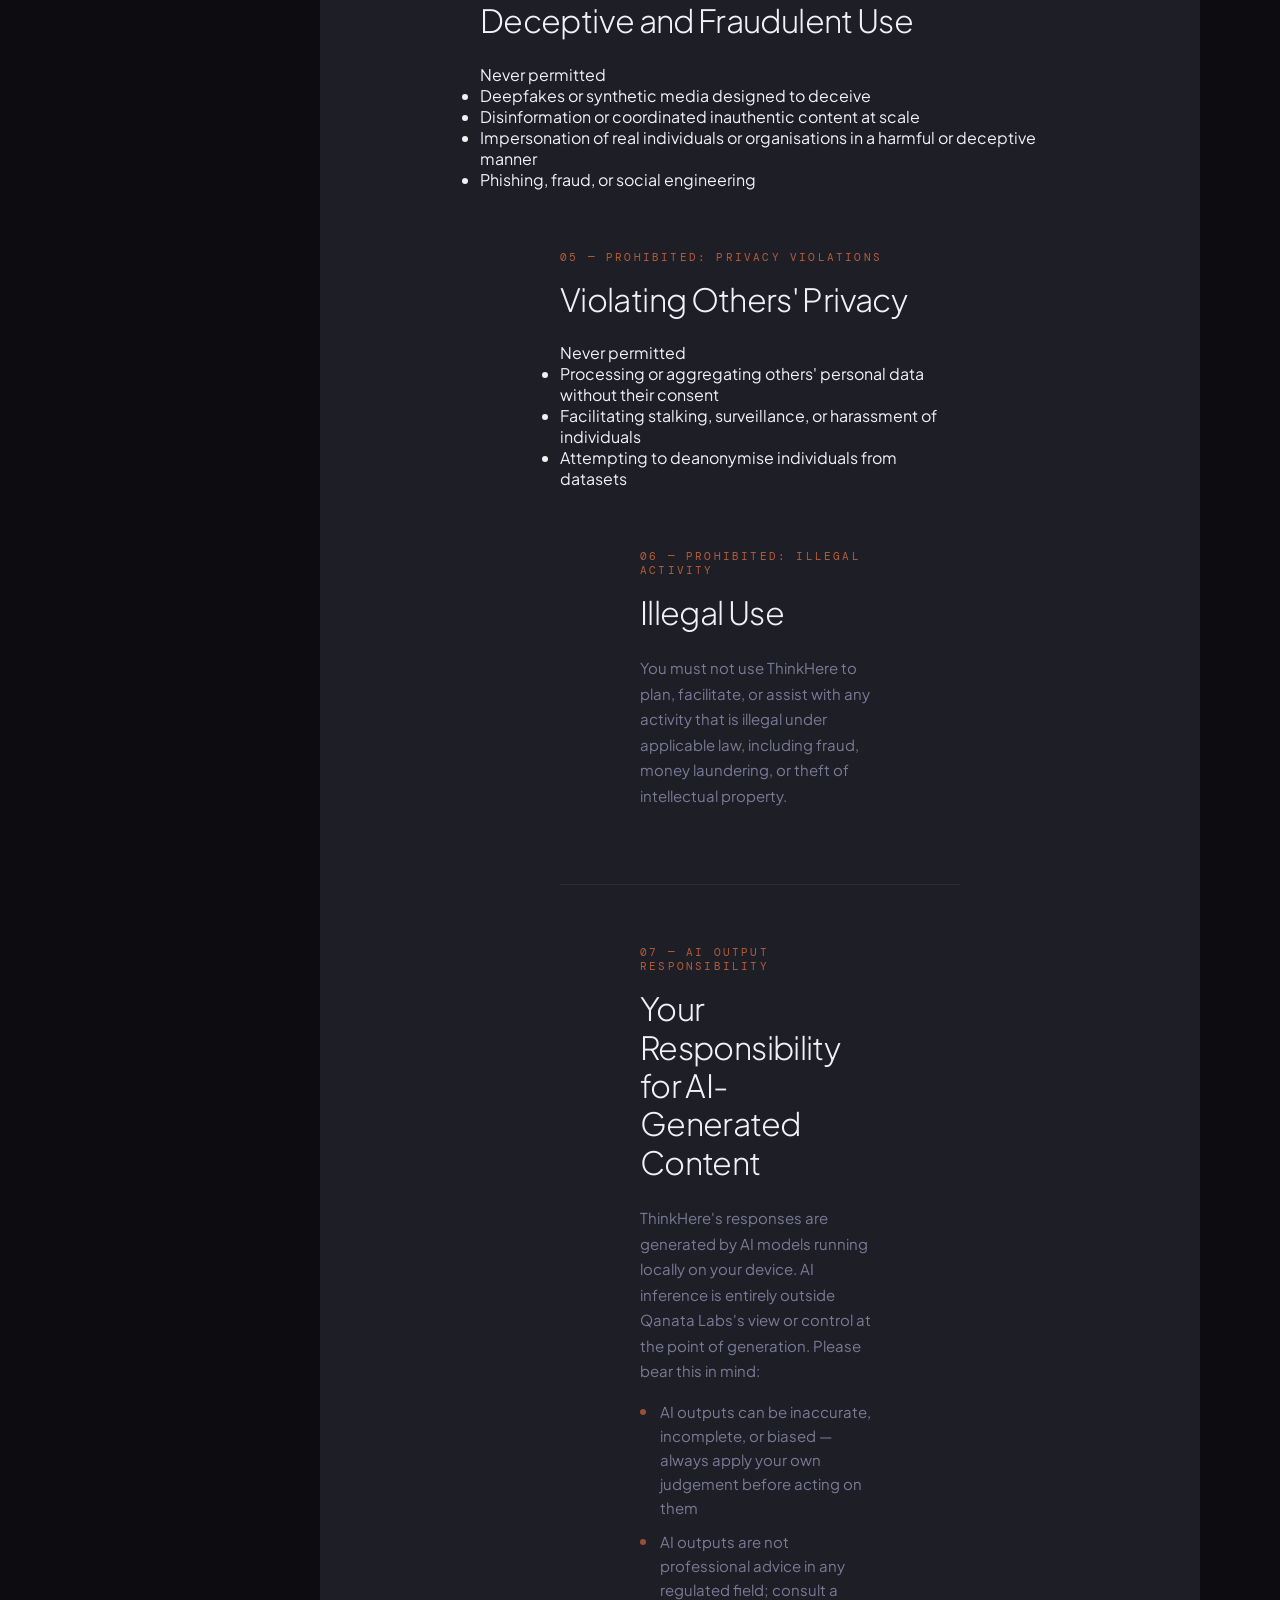
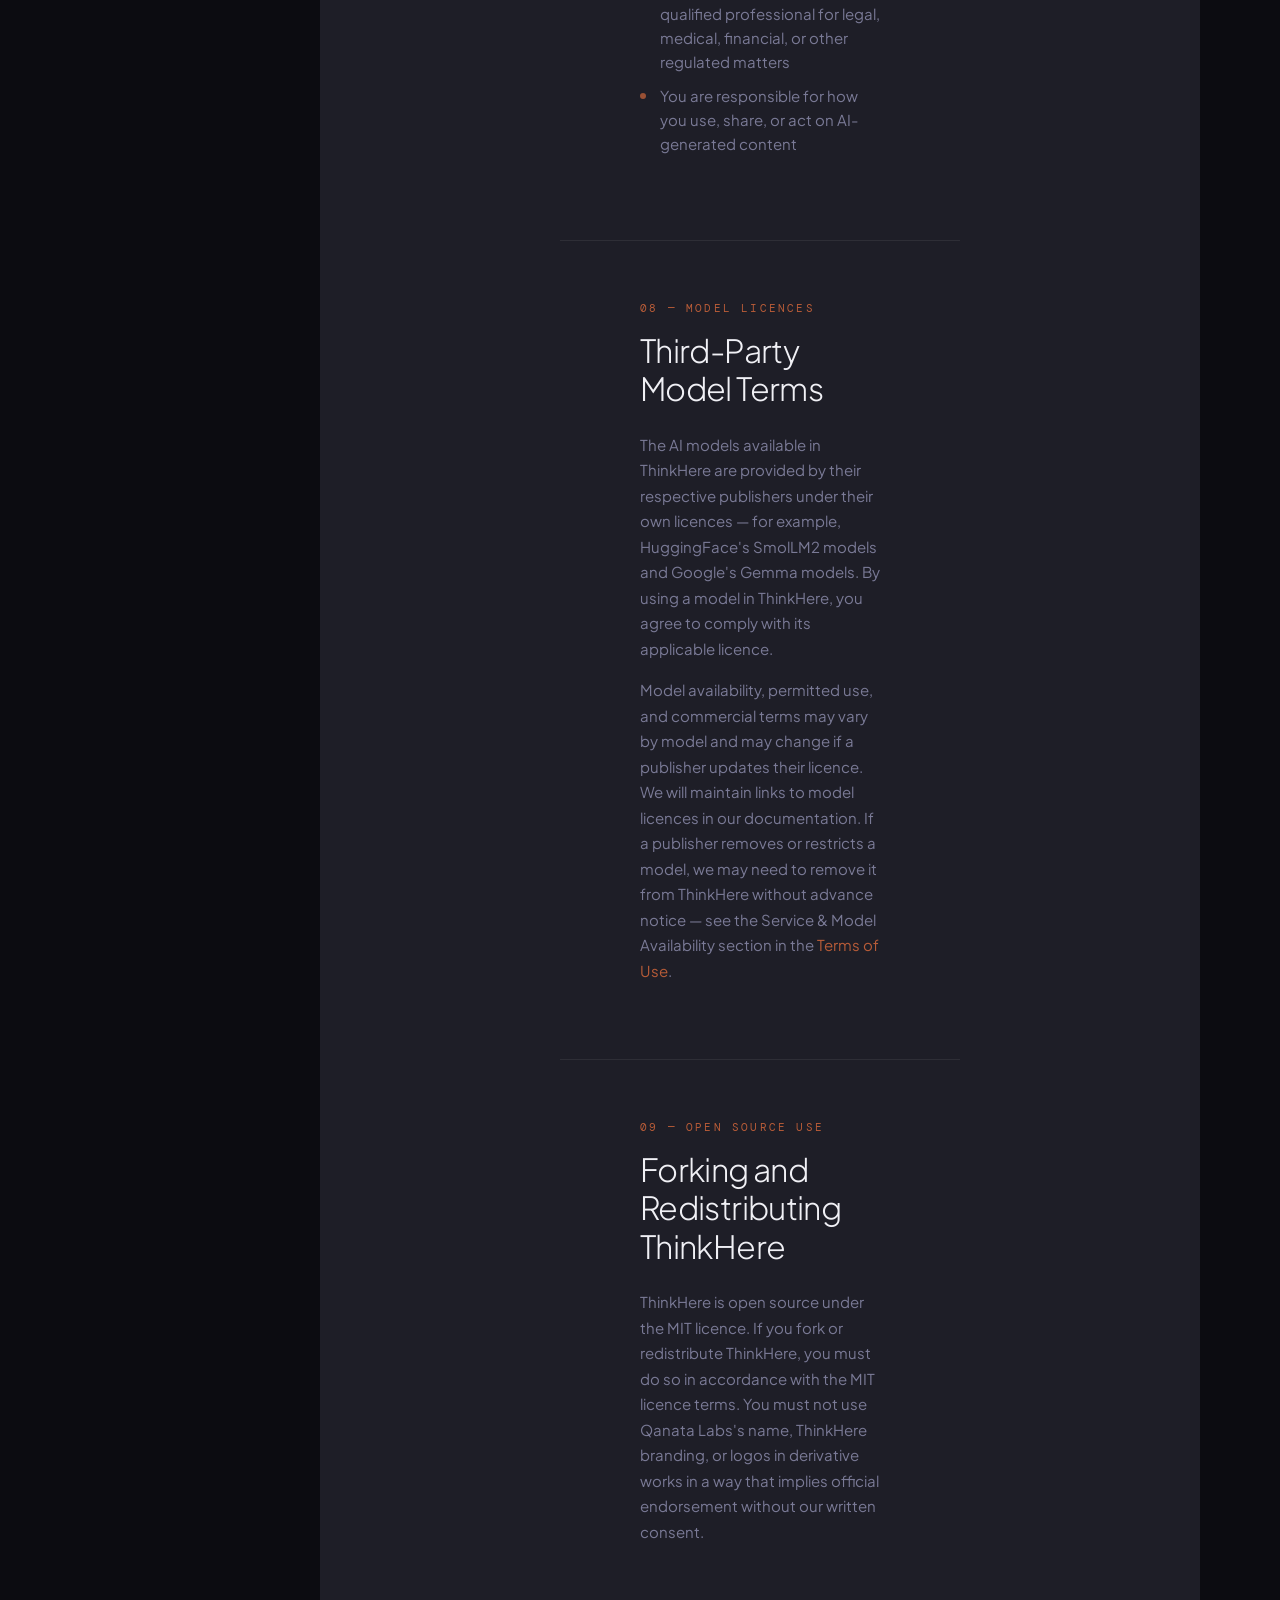
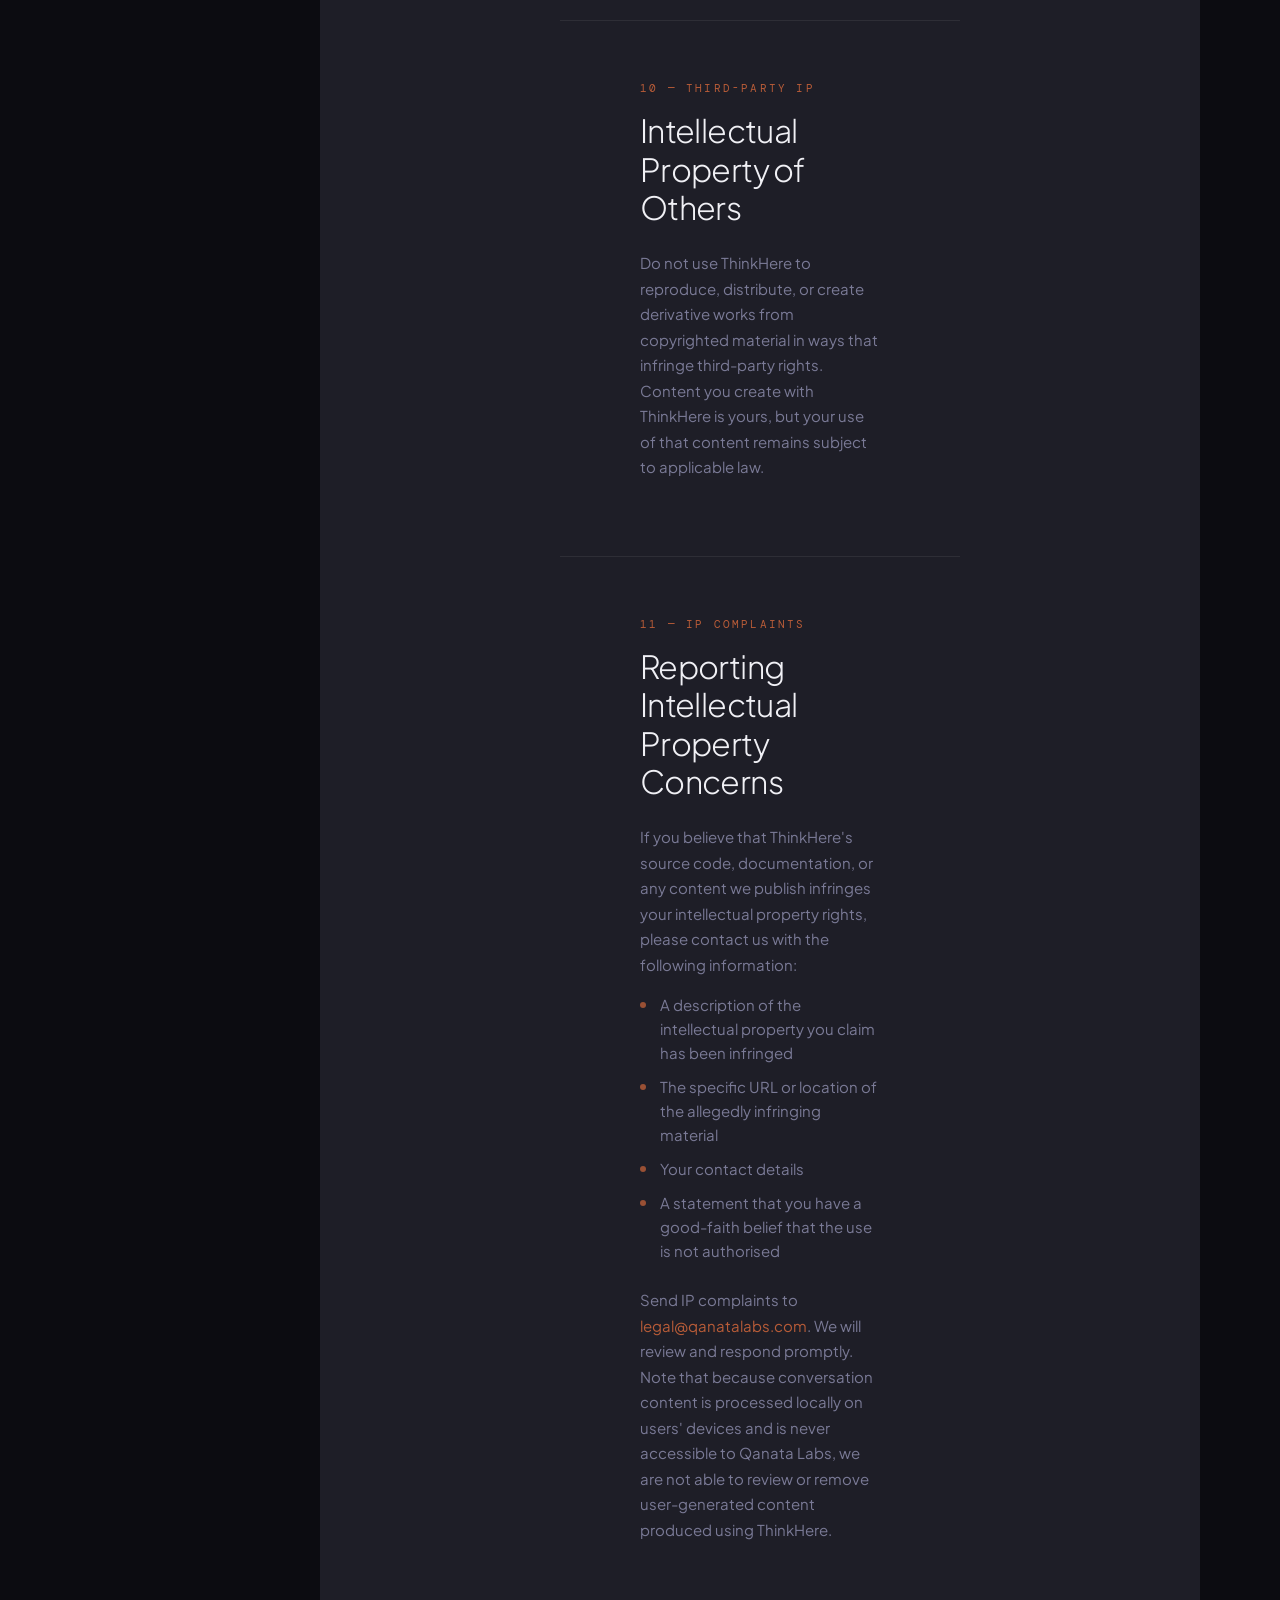
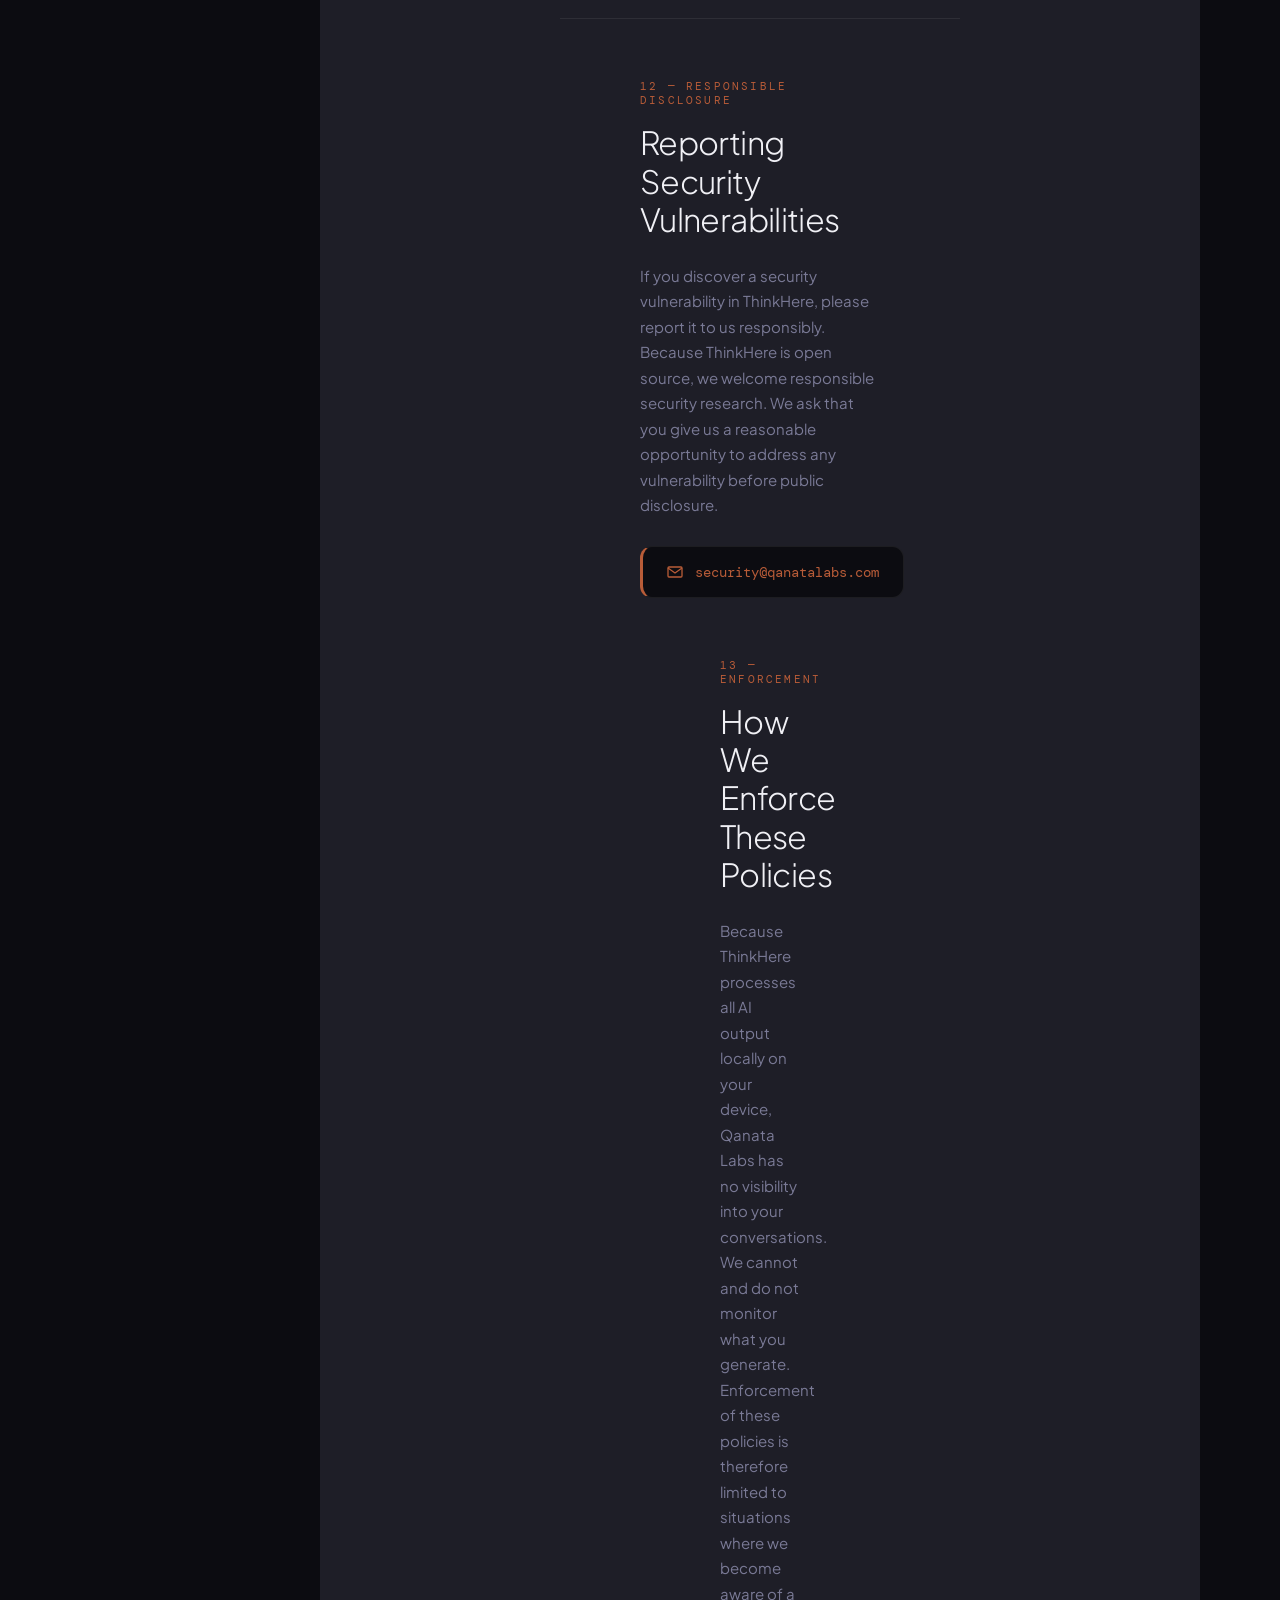
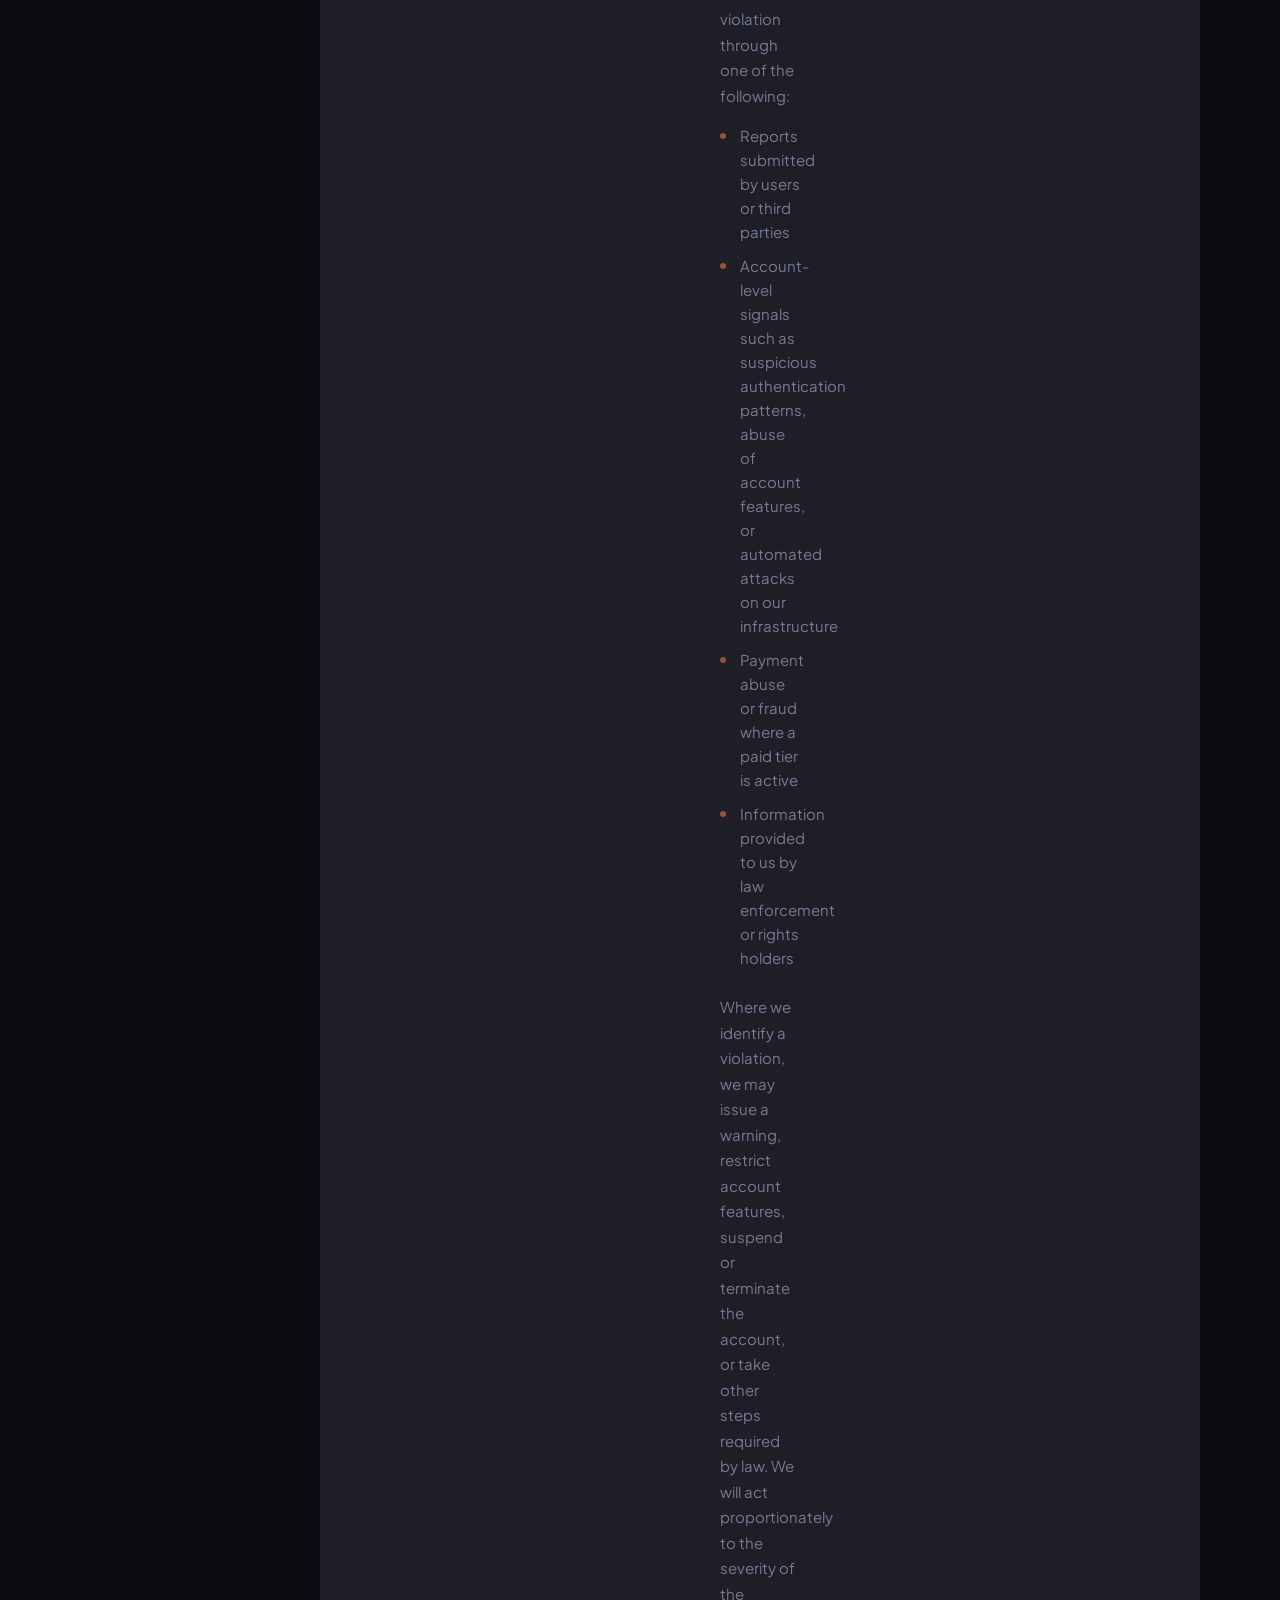
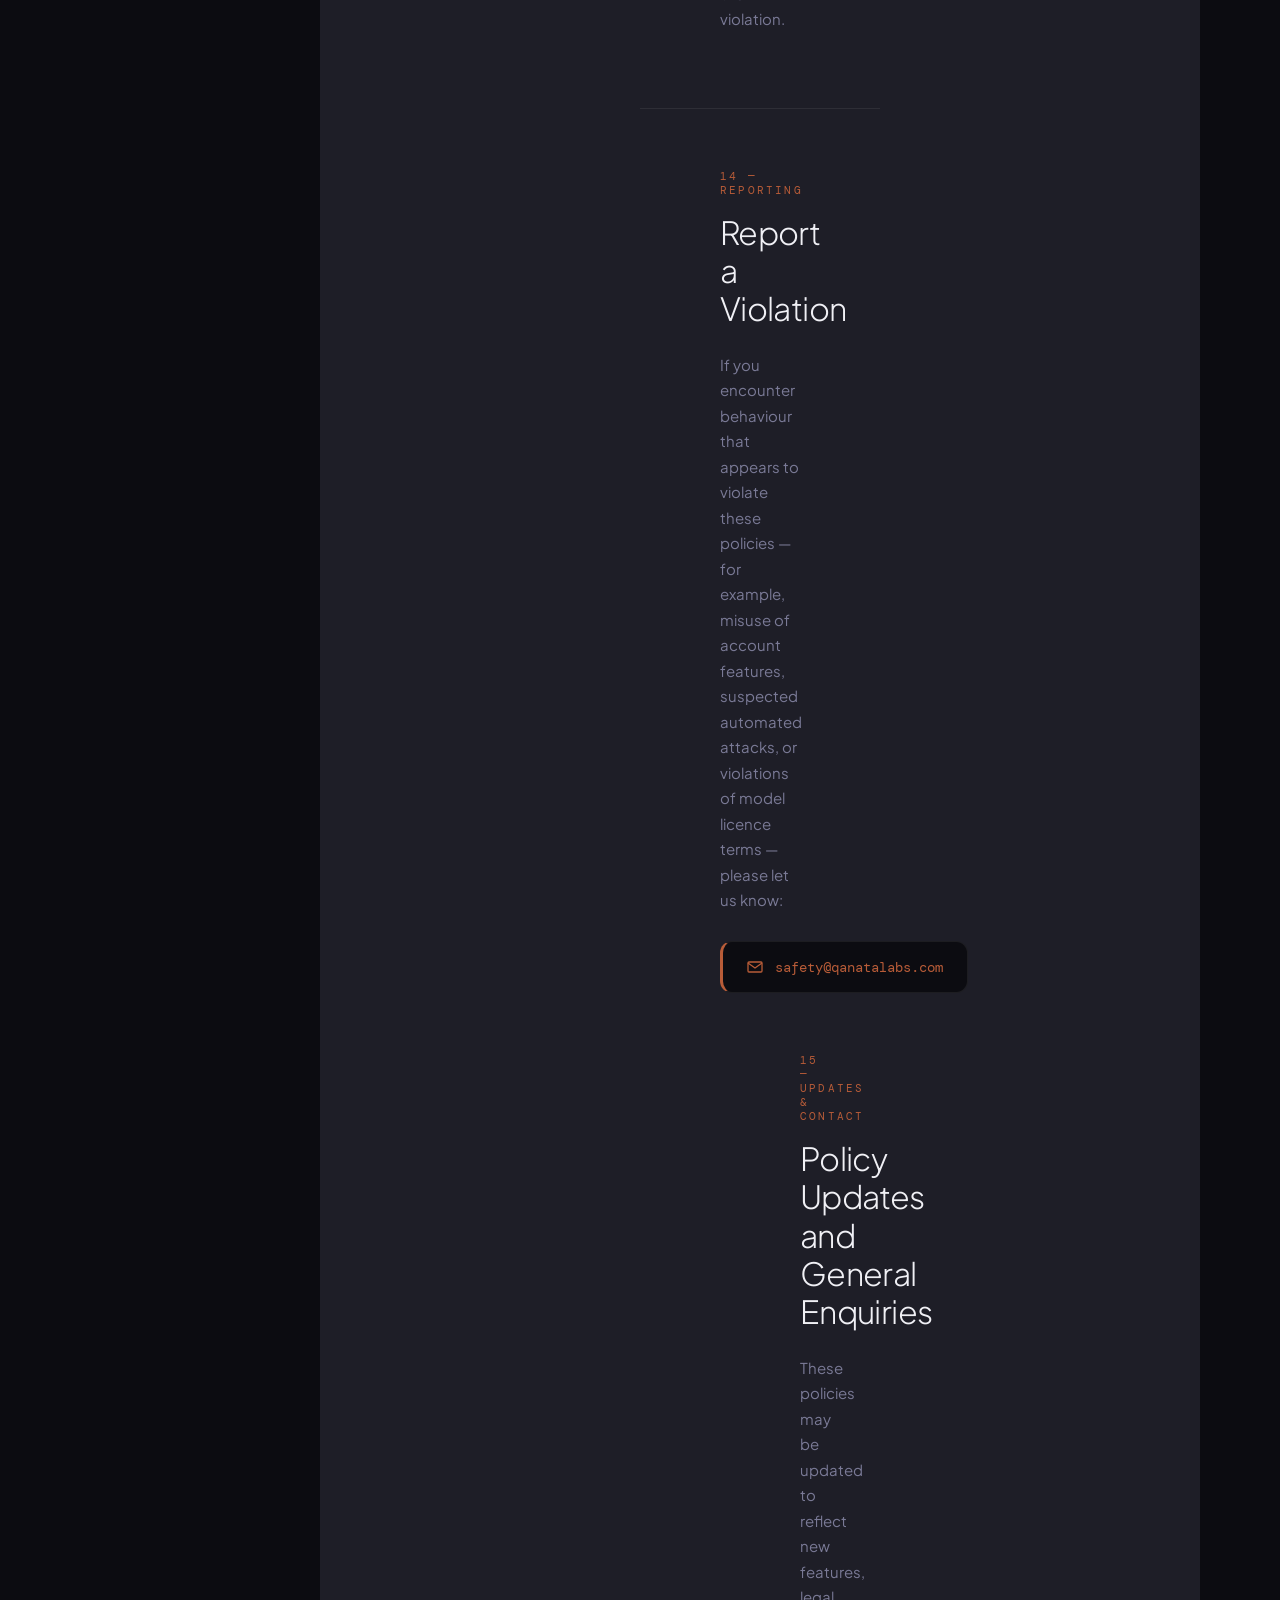
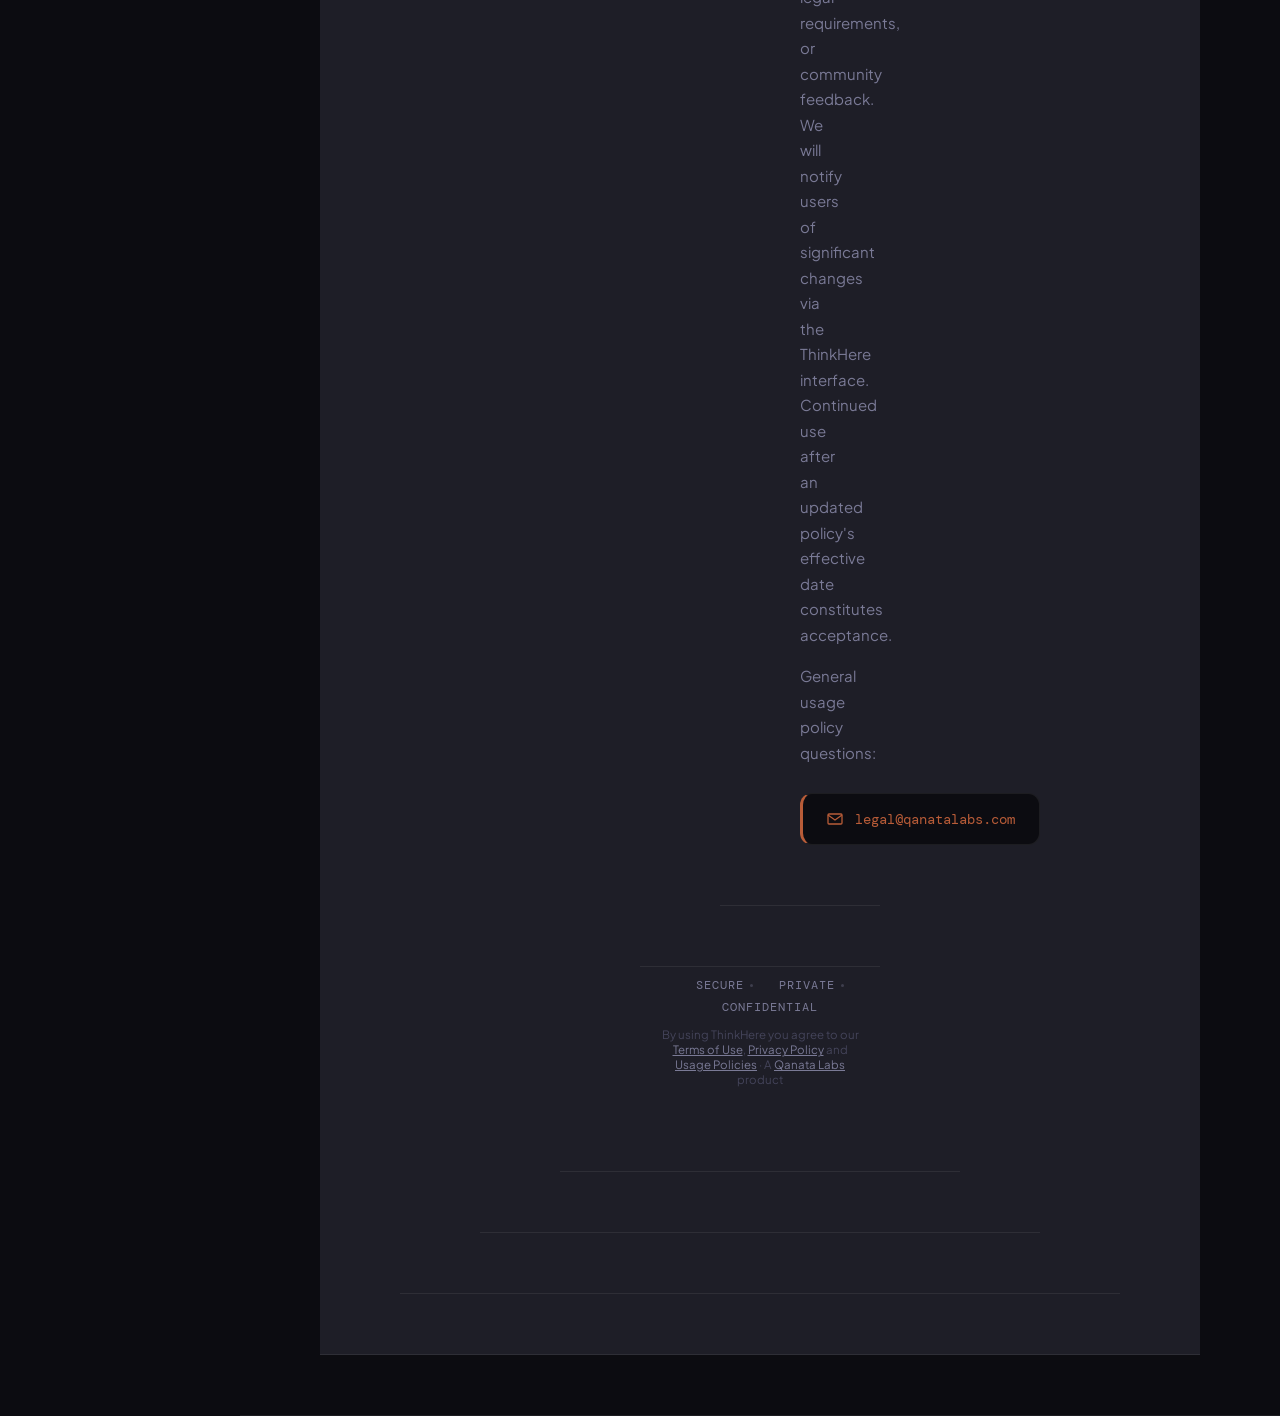
<file: usage.html>
<!DOCTYPE html>
<html lang="en" data-theme="dark">

<head>
  <meta charset="UTF-8">
  <meta name="viewport" content="width=device-width, initial-scale=1.0">
  <title>Usage Policies — ThinkHere</title>
  <link
    href="https://fonts.googleapis.com/css2?family=Plus+Jakarta+Sans:ital,wght@0,300;0,400;0,500;0,600;0,700;1,400&family=DM+Mono:wght@300;400;500&display=swap"
    rel="stylesheet">
  <link rel="stylesheet" href="css/style.css">
  <style>
    /* Specific page style overrides */
    .page-wrap {
      display: flex;
      flex-direction: column;
      min-height: 100vh;
    }

    .page-header {
      position: sticky;
      top: 0;
      z-index: 100;
    }
  </style>
</head>

<body>
  <div class="page-wrap">
    <header class="page-header">
      <a class="page-header-logo" href="/">
        ThinkHere
      </a>
      <div class="page-header-right">
        <a class="page-nav" href="about.html">About</a>
        <a class="page-nav" href="blog.html">Blog</a>
        <a class="page-nav" class="page-nav" href="guide.html">Guide</a>
        <div class="page-theme-toggle">
          <button class="page-theme-btn active" id="btn-dark" onclick="setTheme('dark')">
            <svg width="10" height="10" viewBox="0 0 24 24" fill="none">
              <path d="M21 12.79A9 9 0 1111.21 3a7 7 0 109.79 9.79z" stroke="currentColor" stroke-width="2"
                stroke-linecap="round" />
            </svg>
          </button>
          <button class="page-theme-btn" id="btn-light" onclick="setTheme('light')">
            <svg width="10" height="10" viewBox="0 0 24 24" fill="none">
              <circle cx="12" cy="12" r="4" stroke="currentColor" stroke-width="2" />
              <path
                d="M12 2v2M12 20v2M2 12h2M20 12h2M5.63 5.63l1.41 1.41M16.96 16.96l1.41 1.41M5.63 18.37l1.41-1.41M16.96 7.04l1.41-1.41"
                stroke="currentColor" stroke-width="2" stroke-linecap="round" />
            </svg>
          </button>
        </div>
        <a class="btn-top-ghost" href="#" onclick="signIn(); return false;">Sign In</a>
        <a class="btn-top-solid" href="https://app.thinkhere.ai/?mode=signup">Create Account</a>
      </div>
    </header>
    <div class="legal-layout">
      <div class="doc-nav">
        <div class="nav-doc-title">Usage Policies</div>
        <ul>
          <li><a href="#s1">Philosophy</a></li>
          <li><a href="#s2">Acceptable Use</a></li>
          <li><a href="#s3">Harmful Content</a></li>
          <li><a href="#s4">Deception &amp; Fraud</a></li>
          <li><a href="#s5">Privacy Violations</a></li>
          <li><a href="#s6">Illegal Activity</a></li>
          <li><a href="#s7">AI Output Responsibility</a></li>
          <li><a href="#s8">Model Licences</a></li>
          <li><a href="#s9">Open Source Use</a></li>
          <li><a href="#s10">Third-Party IP</a></li>
          <li><a href="#s11">IP Complaints</a></li>
          <li><a href="#s12">Responsible Disclosure</a></li>
          <li><a href="#s13">Enforcement</a></li>
          <li><a href="#s14">Reporting</a></li>
          <li><a href="#s15">Updates &amp; Contact</a></li>
        </ul>
        <div class="nav-divider"></div>
        <div class="nav-other-label">Other Documents</div>
        <ul class="nav-other">
          <li><a href="thinkhere-terms-of-use.html">Terms of Use</a></li>
          <li><a href="thinkhere-privacy-policy.html">Privacy Policy</a></li>
        </ul>
      </div>

      <div class="doc-main">
        <div class="legal-cover">
          <div class="cover-grain"></div>
          <div class="cover-label">ThinkHere · Legal</div>
          <h1 class="cover-title">Usage <em>Policies</em></h1>
          <div class="cover-meta">
            <span>Effective 27 March 2026</span>
            <span>Open source · MIT Licence</span>
            <span>Governed by English &amp; Welsh Law</span>
          </div>
        </div>

        <div class="notice-banner">
          <svg width="20" height="20" viewBox="0 0 20 20" fill="none">
            <circle cx="10" cy="10" r="8.5" stroke="currentColor" stroke-width="1.5" />
            <path d="M10 6v4M10 13.5h.01" stroke="currentColor" stroke-width="1.8" stroke-linecap="round" />
          </svg>
          <p><strong>These policies define what good-faith use of ThinkHere looks like.</strong> Because AI processing
            is
            entirely local, Qanata Labs cannot monitor what you generate — which is precisely why we ask you to use
            ThinkHere responsibly.</p>
        </div>

        <p class="intro-para">These Usage Policies set out the standards we ask all ThinkHere users to uphold. Our goal
          is a
          private, capable AI tool that is used responsibly and for good.</p>

        <div class="doc-section dark" id="s1">
          <span class="section-number">01 — Philosophy</span>
          <h2 class="section-heading">Why These Policies Exist</h2>
          <p class="body">ThinkHere was built on a belief: that people should be able to think freely with AI without
            sacrificing privacy. The model runs on your device. Your conversations stay in your browser. No one at
            Qanata
            Labs can read what you write.</p>
          <p class="body">That privacy guarantee only works if users act in good faith. These policies define what good
            faith looks like and set the standards we apply when we become aware of a violation through account-level
            signals, user reports, or other means outside private conversation content.</p>
        </div>

        <!-- 2 -->
        <div class="doc-section" id="s2">
          <span class="section-number">02 — Acceptable Use</span>
          <h2 class="section-heading">What ThinkHere Is For</h2>
          <p class="body">ThinkHere is designed for any lawful purpose where an AI thinking partner is useful:</p>
          <div class="tag-box permitted">
            <div class="tag-box-label">Permitted</div>
            <ul>
              <li>Personal writing, creative projects, and journaling</li>
              <li>Research, summarisation, and education</li>
              <li>Professional work including drafting, analysis, and strategic planning</li>
              <li>Building and querying personal or team knowledge bases</li>
              <li>Exploring and experimenting with local AI models</li>
            </ul>
          </div>


          <div class="doc-section dark" id="s3">
            <span class="section-number">03 — Prohibited: Harmful Content</span>
            <h2 class="section-heading">Content That Causes Harm</h2>
            <div class="tag-box prohibited">
              <div class="tag-box-label">Never permitted</div>
              <ul>
                <li>Content that sexually exploits or endangers children</li>
                <li>Detailed technical instructions for weapons capable of mass harm — biological, chemical,
                  radiological, or
                  explosive</li>
                <li>Malware, ransomware, exploits, or code designed to damage systems or harm people</li>
                <li>Content that incites violence, terrorism, or hatred against individuals or groups</li>
              </ul>
            </div>


            <div class="doc-section" id="s4">
              <span class="section-number">04 — Prohibited: Deception &amp; Fraud</span>
              <h2 class="section-heading">Deceptive and Fraudulent Use</h2>
              <div class="tag-box prohibited">
                <div class="tag-box-label">Never permitted</div>
                <ul>
                  <li>Deepfakes or synthetic media designed to deceive</li>
                  <li>Disinformation or coordinated inauthentic content at scale</li>
                  <li>Impersonation of real individuals or organisations in a harmful or deceptive manner</li>
                  <li>Phishing, fraud, or social engineering</li>
                </ul>
              </div>


              <div class="doc-section dark" id="s5">
                <span class="section-number">05 — Prohibited: Privacy Violations</span>
                <h2 class="section-heading">Violating Others' Privacy</h2>
                <div class="tag-box prohibited">
                  <div class="tag-box-label">Never permitted</div>
                  <ul>
                    <li>Processing or aggregating others' personal data without their consent</li>
                    <li>Facilitating stalking, surveillance, or harassment of individuals</li>
                    <li>Attempting to deanonymise individuals from datasets</li>
                  </ul>
                </div>


                <div class="doc-section" id="s6">
                  <span class="section-number">06 — Prohibited: Illegal Activity</span>
                  <h2 class="section-heading">Illegal Use</h2>
                  <p class="body">You must not use ThinkHere to plan, facilitate, or assist with any activity that is
                    illegal under
                    applicable law, including fraud, money laundering, or theft of intellectual property.</p>
                </div>

                <!-- 7 -->
                <div class="doc-section dark" id="s7">
                  <span class="section-number">07 — AI Output Responsibility</span>
                  <h2 class="section-heading">Your Responsibility for AI-Generated Content</h2>
                  <p class="body">ThinkHere's responses are generated by AI models running locally on your device. AI
                    inference is
                    entirely outside Qanata Labs's view or control at the point of generation. Please bear this in mind:
                  </p>
                  <ul class="doc-list">
                    <li>AI outputs can be inaccurate, incomplete, or biased — always apply your own judgement before
                      acting on them
                    </li>
                    <li>AI outputs are not professional advice in any regulated field; consult a qualified professional
                      for legal,
                      medical, financial, or other regulated matters</li>
                    <li>You are responsible for how you use, share, or act on AI-generated content</li>
                  </ul>
                </div>

                <!-- 8 -->
                <div class="doc-section" id="s8">
                  <span class="section-number">08 — Model Licences</span>
                  <h2 class="section-heading">Third-Party Model Terms</h2>
                  <p class="body">The AI models available in ThinkHere are provided by their respective publishers under
                    their own
                    licences — for example, HuggingFace's SmolLM2 models and Google's Gemma models. By using a model in
                    ThinkHere,
                    you agree to comply with its applicable licence.</p>
                  <p class="body">Model availability, permitted use, and commercial terms may vary by model and may
                    change if a
                    publisher updates their licence. We will maintain links to model licences in our documentation. If a
                    publisher
                    removes or restricts a model, we may need to remove it from ThinkHere without advance notice — see
                    the Service
                    &amp; Model Availability section in the <a href="thinkhere-terms-of-use.html">Terms of Use</a>.</p>
                </div>

                <!-- 9 -->
                <div class="doc-section dark" id="s9">
                  <span class="section-number">09 — Open Source Use</span>
                  <h2 class="section-heading">Forking and Redistributing ThinkHere</h2>
                  <p class="body">ThinkHere is open source under the MIT licence. If you fork or redistribute ThinkHere,
                    you must do
                    so in accordance with the MIT licence terms. You must not use Qanata Labs's name, ThinkHere
                    branding, or logos
                    in derivative works in a way that implies official endorsement without our written consent.</p>
                </div>

                <!-- 10 -->
                <div class="doc-section" id="s10">
                  <span class="section-number">10 — Third-Party IP</span>
                  <h2 class="section-heading">Intellectual Property of Others</h2>
                  <p class="body">Do not use ThinkHere to reproduce, distribute, or create derivative works from
                    copyrighted
                    material in ways that infringe third-party rights. Content you create with ThinkHere is yours, but
                    your use of
                    that content remains subject to applicable law.</p>
                </div>



                <div class="doc-section dark" id="s11">
                  <span class="section-number">11 — IP Complaints</span>
                  <h2 class="section-heading">Reporting Intellectual Property Concerns</h2>
                  <p class="body">If you believe that ThinkHere's source code, documentation, or any content we publish
                    infringes
                    your intellectual property rights, please contact us with the following information:</p>
                  <ul class="doc-list">
                    <li>A description of the intellectual property you claim has been infringed</li>
                    <li>The specific URL or location of the allegedly infringing material</li>
                    <li>Your contact details</li>
                    <li>A statement that you have a good-faith belief that the use is not authorised</li>
                  </ul>
                  <p class="body">Send IP complaints to <a href="mailto:legal@qanatalabs.com">legal@qanatalabs.com</a>.
                    We will
                    review and respond promptly. Note that because conversation content is processed locally on users'
                    devices and
                    is never accessible to Qanata Labs, we are not able to review or remove user-generated content
                    produced using
                    ThinkHere.</p>
                </div>

                <!-- 12 -->
                <div class="doc-section" id="s12">
                  <span class="section-number">12 — Responsible Disclosure</span>
                  <h2 class="section-heading">Reporting Security Vulnerabilities</h2>
                  <p class="body">If you discover a security vulnerability in ThinkHere, please report it to us
                    responsibly. Because
                    ThinkHere is open source, we welcome responsible security research. We ask that you give us a
                    reasonable
                    opportunity to address any vulnerability before public disclosure.</p>
                  <div class="contact-card">
                    <svg width="16" height="16" viewBox="0 0 16 16" fill="none">
                      <rect x="1" y="3" width="14" height="10" rx="1" stroke="#b85c38" stroke-width="1.3" />
                      <path d="M1 4l7 5 7-5" stroke="#b85c38" stroke-width="1.3" />
                    </svg>
                    <a href="mailto:security@qanatalabs.com">security@qanatalabs.com</a>
                  </div>


                  <div class="doc-section dark" id="s13">
                    <span class="section-number">13 — Enforcement</span>
                    <h2 class="section-heading">How We Enforce These Policies</h2>
                    <p class="body">Because ThinkHere processes all AI output locally on your device, Qanata Labs has no
                      visibility
                      into your conversations. We cannot and do not monitor what you generate. Enforcement of these
                      policies is
                      therefore limited to situations where we become aware of a violation through one of the following:
                    </p>
                    <ul class="doc-list">
                      <li>Reports submitted by users or third parties</li>
                      <li>Account-level signals such as suspicious authentication patterns, abuse of account features,
                        or automated
                        attacks on our infrastructure</li>
                      <li>Payment abuse or fraud where a paid tier is active</li>
                      <li>Information provided to us by law enforcement or rights holders</li>
                    </ul>
                    <p class="body">Where we identify a violation, we may issue a warning, restrict account features,
                      suspend or
                      terminate the account, or take other steps required by law. We will act proportionately to the
                      severity of the
                      violation.</p>
                  </div>

                  <!-- 14 -->
                  <div class="doc-section" id="s14">
                    <span class="section-number">14 — Reporting</span>
                    <h2 class="section-heading">Report a Violation</h2>
                    <p class="body">If you encounter behaviour that appears to violate these policies — for example,
                      misuse of account
                      features, suspected automated attacks, or violations of model licence terms — please let us know:
                    </p>
                    <div class="contact-card">
                      <svg width="16" height="16" viewBox="0 0 16 16" fill="none">
                        <rect x="1" y="3" width="14" height="10" rx="1" stroke="#b85c38" stroke-width="1.3" />
                        <path d="M1 4l7 5 7-5" stroke="#b85c38" stroke-width="1.3" />
                      </svg>
                      <a href="mailto:safety@qanatalabs.com">safety@qanatalabs.com</a>
                    </div>


                    <div class="doc-section dark" id="s15">
                      <span class="section-number">15 — Updates &amp; Contact</span>
                      <h2 class="section-heading">Policy Updates and General Enquiries</h2>
                      <p class="body">These policies may be updated to reflect new features, legal requirements, or
                        community feedback.
                        We will notify users of significant changes via the ThinkHere interface. Continued use after an
                        updated policy's
                        effective date constitutes acceptance.</p>
                      <p class="body">General usage policy questions:</p>
                      <div class="contact-card">
                        <svg width="16" height="16" viewBox="0 0 16 16" fill="none">
                          <rect x="1" y="3" width="14" height="10" rx="1" stroke="#b85c38" stroke-width="1.3" />
                          <path d="M1 4l7 5 7-5" stroke="#b85c38" stroke-width="1.3" />
                        </svg>
                        <a href="mailto:legal@qanatalabs.com">legal@qanatalabs.com</a>
                      </div>



                    </div>
                  </div>

                  <div class="footer-trust">
                    <span class="trust-pill">
                      <svg viewBox="0 0 24 24">
                        <path d="M12 22s8-4 8-10V5l-8-3-8 3v7c0 6 8 10 8 10z" />
                      </svg>
                      Secure
                    </span>
                    <span class="trust-dot"></span>
                    <span class="trust-pill">
                      <svg viewBox="0 0 24 24">
                        <rect x="3" y="11" width="18" height="11" rx="2" />
                        <path d="M7 11V7a5 5 0 0 1 10 0v4" />
                      </svg>
                      Private
                    </span>
                    <span class="trust-dot"></span>
                    <span class="trust-pill">
                      <svg viewBox="0 0 24 24">
                        <circle cx="12" cy="12" r="10" />
                        <path d="M12 8v4l3 3" />
                      </svg>
                      Confidential
                    </span>
                  </div>
                  <p class="legal" style="padding-bottom:24px;">
                    By using ThinkHere you agree to our <a href="terms.html">Terms of Use</a>, <a
                      href="privacy.html">Privacy Policy</a> and <a href="usage.html">Usage Policies</a> &middot; A <a
                      href="https://www.qanatalabs.com" target="_blank" rel="noopener">Qanata Labs</a> product
                  </p>

                </div>
                <script>
                  function setTheme(t) {
                    document.documentElement.setAttribute('data-theme', t);
                    document.getElementById('btn-dark').classList.toggle('active', t === 'dark');
                    document.getElementById('btn-light').classList.toggle('active', t === 'light');
                    var strokeCol = t === 'light' ? '#9a9a9a' : '#f4f1eb';
                    document.querySelectorAll('.ql-stroke').forEach(function (el) { el.setAttribute('stroke', strokeCol); });
                    localStorage.setItem('thinkhere-theme', t);
                  }
                  (function () {
                    var saved = localStorage.getItem('thinkhere-theme');
                    if (saved) setTheme(saved);
                  })();
                </script>
                <script type="module" src="js/auth.js"></script>
</body>

</html>
</file>
<file: css/style.css>
/* ── ThinkHere — Qanata Labs Brand Styles ── */

/* ── DARK THEME (default) ── */
[data-theme="dark"] {
  --bg: #0c0c11;
  --bg-side: #101015;
  --surface: #17171e;
  --surface2: #1e1e27;
  --border: rgba(255, 255, 255, 0.07);
  --border-md: rgba(255, 255, 255, 0.12);
  --text: #f0f0f5;
  --text-muted: #7a7a96;
  --text-dim: #44445a;
  --input-bg: #17171e;
  --pill-bg: rgba(184, 92, 56, 0.12);
  --pill-border: rgba(184, 92, 56, 0.28);
  --pill-text: #c96a42;
  --pill2-bg: rgba(255, 255, 255, 0.04);
  --pill2-border: rgba(255, 255, 255, 0.09);
  --pill2-text: rgba(255, 255, 255, 0.32);
  --topbar-bg: rgba(12, 12, 17, 0.8);
  --btn-ghost-bg: rgba(255, 255, 255, 0.06);
  --btn-ghost-bd: rgba(255, 255, 255, 0.13);
  --hero-h: #f0f0f5;
  --hero-em: #b85c38;
  --sidebar-glow: rgba(184, 92, 56, 0.22);
  --orb1: rgba(184, 92, 56, 0.09);
  --orb2: rgba(184, 92, 56, 0.05);
  --shadow: rgba(0, 0, 0, 0.15);
  --accent: #b85c38;
  --accent-dim: #9a4a2d;
  --accent-glow: rgba(184, 92, 56, 0.10);
  --user-bg: #1e1a16;
  --radius: 12px;
  --font-mono: 'DM Mono', monospace;
  --font-sans: 'Plus Jakarta Sans', system-ui, sans-serif;
}

/* ── LIGHT THEME ── */
[data-theme="light"] {
  --bg: #f0f0f0;
  --bg-side: #ffffff;
  --surface: #ffffff;
  --surface2: #e8e8e8;
  --border: rgba(0, 0, 0, 0.08);
  --border-md: rgba(0, 0, 0, 0.13);
  --text: #1a1a1a;
  --text-muted: #666666;
  --text-dim: #aaaaaa;
  --input-bg: #ffffff;
  --pill-bg: rgba(184, 92, 56, 0.08);
  --pill-border: rgba(184, 92, 56, 0.22);
  --pill-text: #9e3f1a;
  --pill2-bg: rgba(0, 0, 0, 0.04);
  --pill2-border: rgba(0, 0, 0, 0.1);
  --pill2-text: #888888;
  --topbar-bg: rgba(240, 240, 240, 0.92);
  --btn-ghost-bg: rgba(0, 0, 0, 0.05);
  --btn-ghost-bd: rgba(0, 0, 0, 0.14);
  --hero-h: #111820;
  --hero-em: #b85c38;
  --sidebar-glow: rgba(184, 92, 56, 0.15);
  --orb1: rgba(184, 92, 56, 0.06);
  --orb2: rgba(184, 92, 56, 0.03);
  --shadow: rgba(0, 0, 0, 0.08);
  --accent: #b85c38;
  --accent-dim: #9e3f1a;
  --accent-glow: rgba(184, 92, 56, 0.08);
  --user-bg: #f5ede8;
  --radius: 12px;
  --font-mono: 'DM Mono', monospace;
  --font-sans: 'Plus Jakarta Sans', system-ui, sans-serif;
}

* {
  margin: 0;
  padding: 0;
  box-sizing: border-box;
}

html,
body {
  height: 100%;
  background: var(--bg);
  color: var(--text);
  font-family: var(--font-sans);
  transition: background 0.25s, color 0.25s;
}

/* ── Layout: Sidebar + Main ── */
.app {
  display: flex;
  height: 100dvh;
  overflow: hidden;
}

/* ── Sidebar ── */
.sidebar {
  width: 258px;
  background: var(--bg-side);
  border-right: 1px solid var(--border);
  display: flex;
  flex-direction: column;
  padding: 22px 14px 18px;
  flex-shrink: 0;
  position: relative;
  transition: background 0.25s;
}

.sidebar::after {
  content: '';
  position: absolute;
  top: 15%;
  right: 0;
  bottom: 15%;
  width: 1px;
  background: linear-gradient(to bottom, transparent, var(--sidebar-glow), transparent);
}

/* Logo block */
.logo-block {
  padding: 2px 8px 16px;
  border-bottom: 1px solid var(--border);
  margin-bottom: 12px;
}

.logo-product {
  font-family: var(--font-sans);
  font-weight: 700;
  font-size: 24px;
  letter-spacing: -0.03em;
  color: var(--text);
  line-height: 1;
  text-decoration: none;
  display: block;
}

a.logo-product:hover {
  opacity: 0.85;
}

.logo-parent {
  display: flex;
  align-items: center;
  gap: 6px;
  margin-top: 5px;
}

.logo-parent-text {
  font-family: var(--font-mono);
  font-size: 16px;
  letter-spacing: 0.14em;
  text-transform: uppercase;
  color: var(--text-dim);
}

/* New chat button */
.btn-new {
  display: flex;
  align-items: center;
  gap: 9px;
  padding: 9px 12px;
  border-radius: 8px;
  background: transparent;
  border: 1px solid var(--border-md);
  color: var(--text-muted);
  font-family: var(--font-sans);
  font-size: 13.5px;
  font-weight: 500;
  cursor: pointer;
  transition: all 0.15s;
  width: 100%;
  text-align: left;
  margin-bottom: 4px;
}

.btn-new:hover {
  background: var(--surface2);
  color: var(--text);
}

.btn-new svg {
  opacity: 0.5;
  flex-shrink: 0;
}

/* Nav section */
.nav-section {
  flex: 1;
  min-height: 0;
  overflow-y: auto;
  display: flex;
  flex-direction: column;
  gap: 2px;
  padding-top: 4px;
}

.convo-item {
  display: flex;
  align-items: center;
  gap: 9px;
  padding: 8px 12px;
  border-radius: 7px;
  color: var(--text-muted);
  font-size: 13.5px;
  cursor: pointer;
  transition: all 0.14s;
  text-decoration: none;
  flex-shrink: 0;
}

.convo-item:hover {
  background: var(--surface2);
  color: var(--text);
}

.convo-item.active {
  background: var(--surface2);
  color: var(--text);
}

.convo-item svg {
  flex-shrink: 0;
  opacity: 0.5;
}

.convo-label {
  overflow: hidden;
  text-overflow: ellipsis;
  white-space: nowrap;
}

/* Sidebar footer */
.sidebar-footer {
  padding-top: 14px;
  border-top: 1px solid var(--border);
  display: flex;
  flex-direction: column;
  gap: 10px;
  flex-shrink: 0;
}

.sidebar-footer-row {
  display: flex;
  flex-direction: column;
  align-items: flex-start;
  gap: 10px;
  padding: 0 4px;
}

.sidebar-gh-stats {
  display: flex;
  align-items: center;
  gap: 12px;
  margin-right: 0;
}

.sidebar-gh-stats .gh-stat {
  font-size: 0.72rem;
  gap: 5px;
}

.sidebar-gh-stats .gh-stat svg {
  width: 14px;
  height: 14px;
}

.sidebar-gh-stats .github-link svg {
  width: 19px;
  height: 19px;
}

.sidebar-theme-toggle {
  margin-right: 0;
  flex-shrink: 0;
  align-self: flex-start;
  width: fit-content;
}

.footer-note {
  padding: 2px 4px 2px;
  line-height: 1.5;
}

.footer-label {
  font-family: var(--font-mono);
  font-size: 9px;
  letter-spacing: 0.18em;
  text-transform: uppercase;
  color: #b85c38;
  display: block;
  margin-bottom: 5px;
}

.footer-body {
  font-size: 11.5px;
  color: var(--text-muted);
  line-height: 1.5;
}

.pills {
  display: flex;
  flex-direction: column;
  gap: 4px;
}

.pill {
  display: flex;
  align-items: center;
  gap: 7px;
  padding: 5px 9px;
  border-radius: 6px;
  font-size: 11px;
  font-weight: 600;
  letter-spacing: 0.03em;
  border: 1px solid transparent;
  transition: all 0.15s;
}

.pill-a {
  background: var(--pill-bg);
  border-color: var(--pill-border);
  color: var(--pill-text);
}

.pill-b {
  background: var(--pill2-bg);
  border-color: var(--pill2-border);
  color: var(--pill2-text);
}

.btn-login {
  padding: 10px 12px;
  border-radius: 7px;
  background: #b85c38;
  border: none;
  color: #fff;
  font-family: var(--font-sans);
  font-size: 13px;
  font-weight: 600;
  cursor: pointer;
  transition: all 0.18s;
  text-align: center;
  text-decoration: none;
  display: block;
}

.btn-login:hover {
  background: #d4724e;
}

/* ── Main Content Area ── */
.main-content {
  flex: 1;
  display: flex;
  flex-direction: column;
  overflow: hidden;
  position: relative;
  background: var(--bg);
  transition: background 0.25s;
}

/* Background orbs */
.bg-orb {
  position: absolute;
  border-radius: 50%;
  filter: blur(90px);
  pointer-events: none;
  z-index: 0;
}

.orb1 {
  width: 520px;
  height: 400px;
  background: radial-gradient(circle, var(--orb1) 0%, transparent 70%);
  top: -80px;
  left: 50%;
  transform: translateX(-50%);
}

.orb2 {
  width: 280px;
  height: 280px;
  background: radial-gradient(circle, var(--orb2) 0%, transparent 70%);
  bottom: 60px;
  right: 8%;
}

/* ── Topbar ── */
.topbar {
  position: relative;
  z-index: 10;
  height: 52px;
  display: flex;
  align-items: center;
  justify-content: flex-end;
  padding: 0 20px;
  gap: 8px;
  border-bottom: 1px solid var(--border);
  background: var(--topbar-bg);
  backdrop-filter: blur(12px);
  transition: background 0.25s;
  flex-shrink: 0;
}

/* Topbar nav links */
.topbar-nav {
  display: flex;
  align-items: center;
  gap: 4px;
  margin-right: auto;
}

.topbar-link {
  padding: 5px 12px;
  border-radius: 7px;
  color: var(--text-muted);
  font-size: 13.5px;
  font-weight: 500;
  text-decoration: none;
  transition: all 0.14s;
}

.topbar-link:hover {
  background: var(--surface2);
  color: var(--text);
}

/* Theme toggle */
.theme-toggle {
  display: flex;
  align-items: center;
  background: var(--surface2);
  border: 1px solid var(--border-md);
  border-radius: 20px;
  padding: 3px;
  margin-right: 6px;
}

.theme-btn {
  display: flex;
  align-items: center;
  gap: 5px;
  padding: 4px 12px;
  border-radius: 16px;
  border: none;
  background: transparent;
  color: var(--text-muted);
  font-family: var(--font-sans);
  font-size: 12px;
  font-weight: 500;
  cursor: pointer;
  transition: all 0.18s;
}

.theme-btn.active {
  background: var(--surface);
  color: var(--text);
  box-shadow: 0 1px 4px var(--shadow);
}

.btn-top-ghost {
  padding: 7px 16px;
  border-radius: 20px;
  border: 1px solid var(--btn-ghost-bd);
  background: var(--btn-ghost-bg);
  color: var(--text);
  font-family: var(--font-sans);
  font-size: 13px;
  font-weight: 500;
  cursor: pointer;
  transition: all 0.15s;
  text-decoration: none;
}

.btn-top-ghost:hover {
  background: var(--surface2);
}

.btn-top-solid {
  padding: 7px 18px;
  border-radius: 20px;
  border: none;
  background: #b85c38;
  color: #fff;
  font-family: var(--font-sans);
  font-size: 13px;
  font-weight: 600;
  cursor: pointer;
  transition: all 0.15s;
  text-decoration: none;
}

.btn-top-solid:hover {
  background: #d4724e;
}

.topbar-meta {
  font-family: var(--font-mono);
  font-size: 0.7rem;
  color: var(--text-dim);
  letter-spacing: 0.06em;
  text-transform: uppercase;
}

.gh-stats {
  display: flex;
  align-items: center;
  gap: 10px;
  margin-right: 8px;
}

.gh-stat {
  display: flex;
  align-items: center;
  gap: 4px;
  font-family: var(--font-mono);
  font-size: 0.65rem;
  color: var(--text-dim);
  text-decoration: none;
  letter-spacing: 0.03em;
  transition: color 0.2s ease;
}

.gh-stat:hover {
  color: var(--accent);
}

.gh-stat svg {
  width: 13px;
  height: 13px;
  fill: currentColor;
}

.github-link {
  color: var(--text-dim);
  transition: color 0.2s ease;
  display: flex;
  align-items: center;
}

.github-link:hover {
  color: var(--accent);
}

.github-link svg {
  width: 18px;
  height: 18px;
  fill: currentColor;
}

/* ── Inner content wrapper (scrollable area below topbar) ── */
.main-inner {
  flex: 1;
  display: flex;
  flex-direction: column;
  overflow: hidden;
  position: relative;
  z-index: 1;
}

/* ── Intro Section ── */
.intro-section {
  flex: 1;
  display: flex;
  flex-direction: column;
  align-items: center;
  justify-content: center;
  padding: 40px 24px;
  gap: 20px;
  animation: fadeUp 0.55s ease both;
  text-align: center;
}

.intro-section h2 {
  font-family: var(--font-sans);
  font-size: clamp(1.5rem, 3.8vw, 2.2rem);
  font-weight: 300;
  line-height: 1.15;
  letter-spacing: -0.025em;
  color: var(--hero-h);
}

.intro-section h2 em {
  color: var(--hero-em);
  font-style: normal;
  font-weight: 600;
}

.intro-section p {
  color: var(--text-muted);
  max-width: 480px;
  line-height: 1.6;
  font-size: 0.92rem;
}

/* Eyebrow */
.eyebrow {
  display: flex;
  align-items: center;
  gap: 7px;
  font-family: var(--font-mono);
  font-size: 10px;
  letter-spacing: 0.18em;
  text-transform: uppercase;
  color: var(--text-dim);
}

.eyebrow-dot {
  width: 6px;
  height: 6px;
  border-radius: 50%;
  background: #b85c38;
  box-shadow: 0 0 8px rgba(184, 92, 56, 0.5);
  animation: pulse 2.2s ease infinite;
}

/* ── Intro Chat CTA ── */
.intro-chat-cta {
  width: 100%;
  max-width: 560px;
  margin-top: 12px;
  cursor: pointer;
  transition: transform 0.15s ease;
}

.intro-chat-cta:hover {
  transform: translateY(-2px);
}

.intro-chat-input {
  display: flex;
  align-items: center;
  gap: 10px;
  background: var(--surface);
  border: 1px solid var(--border-md);
  border-radius: 14px;
  padding: 14px 14px 14px 16px;
  transition: border-color 0.2s ease, box-shadow 0.2s ease;
}

.intro-chat-cta:hover .intro-chat-input {
  border-color: var(--border-hi);
  box-shadow: 0 2px 12px rgba(0, 0, 0, 0.06);
}

.intro-chat-clip {
  width: 20px;
  height: 20px;
  fill: var(--text-dim);
  flex-shrink: 0;
}

.intro-chat-placeholder {
  flex: 1;
  font-family: var(--font-sans);
  font-size: 0.88rem;
  color: var(--text-dim);
  user-select: none;
}

.intro-chat-send {
  width: 32px;
  height: 32px;
  border-radius: 8px;
  background: var(--accent);
  display: flex;
  align-items: center;
  justify-content: center;
  flex-shrink: 0;
  transition: background 0.15s ease;
}

.intro-chat-cta:hover .intro-chat-send {
  background: #d4724e;
}

.intro-chat-send svg {
  width: 16px;
  height: 16px;
  fill: #fff;
}

.intro-chat-meta {
  display: flex;
  align-items: center;
  justify-content: space-between;
  padding: 6px 4px 0;
  font-family: var(--font-mono);
  font-size: 0.68rem;
  color: var(--text-muted);
  letter-spacing: 0.02em;
}

.intro-subtitle {
  font-family: var(--font-mono);
  font-size: 0.72rem;
  letter-spacing: 0.12em;
  text-transform: uppercase;
  color: var(--accent);
  margin-top: -10px;
}

.pillar-row {
  display: flex;
  width: 100%;
  max-width: 560px;
  background: var(--surface);
  border: 1px solid var(--border-md);
  border-radius: 14px;
  overflow: hidden;
  box-shadow: 0 2px 14px var(--shadow);
  margin-top: 4px;
}

.pillar {
  flex: 1;
  display: flex;
  align-items: flex-start;
  gap: 11px;
  padding: 16px 14px;
}

.pillar-sep {
  width: 1px;
  background: var(--border);
  flex-shrink: 0;
  margin: 12px 0;
}

.p-icon {
  width: 30px;
  height: 30px;
  border-radius: 8px;
  display: flex;
  align-items: center;
  justify-content: center;
  flex-shrink: 0;
  background: rgba(184, 92, 56, 0.1);
  color: #b85c38;
  margin-top: 1px;
}

.p-title {
  display: block;
  font-size: 13px;
  font-weight: 600;
  color: var(--text);
  margin-bottom: 3px;
  text-align: left;
}

.p-desc {
  display: block;
  font-size: 11.5px;
  color: var(--text-muted);
  line-height: 1.45;
  text-align: left;
}

/* ── Device Banners ── */
.device-info-bar {
  display: flex;
  align-items: center;
  gap: 10px;
  font-family: var(--font-mono);
  font-size: 0.65rem;
  color: var(--text-dim);
  letter-spacing: 0.04em;
  padding: 8px 16px;
  background: var(--surface);
  border: 1px solid var(--border);
  border-radius: 100px;
}

.device-info-bar .info-sep {
  color: var(--border-md);
}

.device-info-bar .info-ok {
  color: var(--accent);
}

.device-info-bar .info-warn {
  color: #d0a070;
}

.iphone-unsupported-banner {
  background: var(--surface);
  border: 1px solid var(--border-md);
  border-radius: var(--radius);
  padding: 20px 24px;
  margin-bottom: 20px;
  text-align: center;
  font-size: 0.85rem;
  color: var(--text-muted);
  line-height: 1.6;
  max-width: 520px;
}

.iphone-unsupported-banner strong {
  color: var(--text);
  font-size: 0.95rem;
}

.webgpu-warning,
.browser-version-warning {
  background: rgba(184, 92, 56, 0.06);
  border: 1px solid rgba(184, 92, 56, 0.2);
  border-radius: var(--radius);
  padding: 16px 20px;
  max-width: 480px;
  text-align: center;
  font-size: 0.85rem;
  color: var(--text-muted);
  line-height: 1.5;
}

.browser-version-warning {
  background: rgba(184, 92, 56, 0.04);
  border-color: rgba(184, 92, 56, 0.15);
  color: var(--text-muted);
}

.browser-version-warning code {
  font-family: var(--font-mono);
  font-size: 0.78rem;
  background: rgba(255, 255, 255, 0.06);
  padding: 2px 6px;
  border-radius: 4px;
}

.network-error {
  background: rgba(184, 92, 56, 0.06);
  border: 1px solid rgba(184, 92, 56, 0.2);
  border-radius: var(--radius);
  padding: 20px 24px;
  max-width: 520px;
  text-align: left;
  font-size: 0.82rem;
  color: var(--text-muted);
  line-height: 1.6;
}

.network-error strong {
  display: block;
  margin-bottom: 8px;
  font-size: 0.9rem;
  color: var(--text);
}

.network-error code {
  font-family: var(--font-mono);
  font-size: 0.72rem;
  background: rgba(255, 255, 255, 0.06);
  padding: 2px 6px;
  border-radius: 4px;
}

.network-error ul {
  margin: 8px 0;
  padding-left: 18px;
}

.network-error li {
  margin: 4px 0;
}

/* ── Loading Screen ── */
.loading-screen {
  display: none;
  flex: 1;
  flex-direction: column;
  align-items: center;
  justify-content: center;
  gap: 16px;
  padding: 40px 24px;
  animation: fadeUp 0.6s ease;
}

.loading-screen.active {
  display: flex;
}

@keyframes fadeUp {
  from {
    opacity: 0;
    transform: translateY(16px);
  }

  to {
    opacity: 1;
    transform: translateY(0);
  }
}

.loader-ring {
  width: 48px;
  height: 48px;
  border: 2px solid var(--border-md);
  border-top-color: var(--accent);
  border-radius: 50%;
  animation: spin 1s linear infinite;
}

@keyframes spin {
  to {
    transform: rotate(360deg);
  }
}

.loading-model-name {
  font-family: var(--font-sans);
  font-weight: 600;
  font-size: 1.2rem;
  color: var(--text-muted);
}

.loading-label {
  font-family: var(--font-mono);
  font-size: 0.78rem;
  color: var(--text-muted);
  letter-spacing: 0.02em;
}

.progress-bar-container {
  width: 300px;
  height: 4px;
  background: var(--surface);
  border-radius: 2px;
  overflow: hidden;
}

.progress-bar {
  height: 100%;
  background: var(--accent);
  width: 0%;
  border-radius: 2px;
  transition: width 0.3s ease;
}

.loading-phases {
  display: flex;
  gap: 24px;
  margin-top: 4px;
}

.phase {
  display: flex;
  align-items: center;
  gap: 6px;
  font-family: var(--font-mono);
  font-size: 0.7rem;
  color: var(--text-dim);
  letter-spacing: 0.03em;
}

.phase.active {
  color: var(--accent);
}

.phase.done {
  color: var(--accent-dim);
}

.phase-dot {
  width: 7px;
  height: 7px;
  border-radius: 50%;
  background: var(--border-md);
  flex-shrink: 0;
}

.phase.active .phase-dot {
  background: var(--accent);
  box-shadow: 0 0 8px var(--accent-glow);
  animation: pulse 1.5s ease infinite;
}

.phase.done .phase-dot {
  background: var(--accent-dim);
}

@keyframes pulse {

  0%,
  100% {
    opacity: 1;
  }

  50% {
    opacity: 0.4;
  }
}

.loading-stats {
  display: flex;
  gap: 20px;
  font-family: var(--font-mono);
  font-size: 0.7rem;
  color: var(--text-dim);
  letter-spacing: 0.03em;
}

.loading-tip {
  font-size: 0.78rem;
  color: var(--text-dim);
  text-align: center;
  max-width: 380px;
  line-height: 1.5;
  margin-top: 8px;
  transition: opacity 0.3s ease;
}

.memory-info {
  font-family: var(--font-mono);
  font-size: 0.7rem;
  color: var(--text-dim);
  text-align: center;
  max-width: 420px;
  line-height: 1.5;
  margin-top: 4px;
  padding: 8px 14px;
  background: var(--surface);
  border: 1px solid var(--border);
  border-radius: 100px;
  letter-spacing: 0.02em;
}

.memory-info .mem-label {
  color: var(--text-muted);
  font-weight: 500;
}

.mem-requirement {
  background: rgba(184, 92, 56, 0.06);
  border: 1px solid rgba(184, 92, 56, 0.15);
  border-radius: 8px;
  padding: 10px 14px;
  margin: 8px 0 12px;
  font-family: var(--font-mono);
  font-size: 0.72rem;
  line-height: 1.5;
  color: var(--text-muted);
}

/* ── Chat Container ── */
.chat-container {
  display: none;
  flex-direction: column;
  flex: 1;
  overflow: hidden;
}

.chat-container.active {
  display: flex;
}

/* ── Messages ── */
.messages {
  flex: 1;
  overflow-y: auto;
  padding: 20px 24px;
  display: flex;
  flex-direction: column;
  gap: 8px;
  max-width: 860px;
  margin: 0 auto;
  width: 100%;
}

.messages::-webkit-scrollbar {
  width: 6px;
  background: transparent;
}

.messages::-webkit-scrollbar-track {
  background: transparent;
}

.messages::-webkit-scrollbar-thumb {
  background: transparent;
  border-radius: 4px;
  transition: background 0.2s;
}

.messages:hover::-webkit-scrollbar-thumb {
  background: var(--border-md);
}

.message {
  padding: 12px 16px;
  border-radius: var(--radius);
  font-size: 0.88rem;
  line-height: 1.65;
  max-width: 85%;
  word-wrap: break-word;
  overflow-wrap: break-word;
}

.message.system {
  align-self: center;
  font-family: var(--font-mono);
  font-size: 0.72rem;
  color: var(--text-dim);
  background: transparent;
  padding: 8px;
  letter-spacing: 0.03em;
}

.message.user {
  align-self: flex-end;
  background: var(--user-bg);
  border: 1px solid rgba(184, 92, 56, 0.12);
  color: var(--text);
}

.message.assistant {
  align-self: flex-start;
  background: var(--surface);
  border: 1px solid var(--border);
  color: var(--text);
}

/* ── Markdown in assistant messages ── */
.message.assistant.rendered h1,
.message.assistant.rendered h2,
.message.assistant.rendered h3,
.message.assistant.rendered h4 {
  font-family: var(--font-sans);
  font-weight: 600;
  margin: 16px 0 8px;
  color: var(--text);
}

.message.assistant.rendered h1 {
  font-size: 1.3rem;
}

.message.assistant.rendered h2 {
  font-size: 1.1rem;
}

.message.assistant.rendered h3 {
  font-size: 1rem;
}

.message.assistant.rendered p {
  margin: 8px 0;
}

.message.assistant.rendered ul,
.message.assistant.rendered ol {
  padding-left: 20px;
  margin: 8px 0;
}

.message.assistant.rendered li {
  margin: 4px 0;
}

.message.assistant.rendered code {
  font-family: var(--font-mono);
  font-size: 0.82em;
  background: var(--bg);
  padding: 2px 6px;
  border-radius: 4px;
}

.message.assistant.rendered pre {
  background: var(--bg);
  border: 1px solid var(--border);
  border-radius: 8px;
  padding: 14px 16px;
  overflow-x: auto;
  margin: 12px 0;
}

.message.assistant.rendered pre code {
  background: transparent;
  padding: 0;
  font-size: 0.8rem;
  line-height: 1.5;
}

.message.assistant.rendered blockquote {
  border-left: 3px solid var(--accent-dim);
  padding-left: 14px;
  margin: 12px 0;
  color: var(--text-muted);
}

.message.assistant.rendered table {
  border-collapse: collapse;
  margin: 12px 0;
  width: 100%;
}

.message.assistant.rendered th,
.message.assistant.rendered td {
  border: 1px solid var(--border);
  padding: 8px 12px;
  text-align: left;
  font-size: 0.82rem;
}

.message.assistant.rendered th {
  background: var(--surface2);
  font-weight: 500;
}

.message.assistant.rendered hr {
  border: none;
  border-top: 1px solid var(--border);
  margin: 16px 0;
}

.message.assistant.rendered a {
  color: var(--accent);
  text-decoration: underline;
  text-underline-offset: 2px;
}

.message-image {
  max-width: 200px;
  max-height: 200px;
  border-radius: 8px;
  margin-top: 6px;
  display: block;
}

/* ── Input Area ── */
.input-area {
  border-top: 1px solid var(--border);
  padding: 14px 24px 20px;
  flex-shrink: 0;
  max-width: 860px;
  margin: 0 auto;
  width: 100%;
}

.attachment-preview {
  display: none;
  flex-wrap: wrap;
  gap: 8px;
  margin-bottom: 10px;
}

.attachment-preview.active {
  display: flex;
}

.file-preview {
  display: none;
  flex-wrap: wrap;
  gap: 8px;
  margin-bottom: 10px;
}

.file-preview.active {
  display: flex;
}

.file-thumb {
  display: flex;
  align-items: center;
  gap: 6px;
  background: var(--surface);
  border: 1px solid var(--border-md);
  border-radius: 8px;
  padding: 6px 10px;
  font-size: 0.8rem;
  color: var(--text-muted);
}

.file-thumb .file-icon {
  font-size: 1rem;
}

.file-thumb .remove-attach {
  background: none;
  border: none;
  color: var(--text-dim);
  cursor: pointer;
  font-size: 1rem;
  padding: 0 2px;
}

.file-thumb .remove-attach:hover {
  color: #e05050;
}

.attachment-thumb {
  display: flex;
  align-items: center;
  gap: 6px;
  background: var(--surface);
  border: 1px solid var(--border);
  border-radius: 8px;
  padding: 6px 10px;
  font-size: 0.72rem;
  color: var(--text-muted);
}

.attachment-thumb img {
  width: 32px;
  height: 32px;
  object-fit: cover;
  border-radius: 4px;
}

.attachment-thumb .remove-attach {
  background: none;
  border: none;
  color: var(--text-dim);
  cursor: pointer;
  font-size: 1rem;
  line-height: 1;
  transition: color 0.2s;
}

.attachment-thumb .remove-attach:hover {
  color: #e05050;
}

.input-row {
  display: flex;
  align-items: flex-end;
  gap: 8px;
}

.input-wrapper {
  flex: 1;
  background: var(--input-bg);
  border: 1px solid var(--border-md);
  border-radius: var(--radius);
  padding: 0 14px;
  transition: border-color 0.2s;
}

.input-wrapper:focus-within {
  border-color: rgba(184, 92, 56, 0.45);
  box-shadow: 0 0 0 3px rgba(184, 92, 56, 0.1);
}

.input-wrapper textarea {
  width: 100%;
  background: transparent;
  border: none;
  color: var(--text);
  font-family: var(--font-sans);
  font-size: 0.88rem;
  resize: none;
  outline: none;
  padding: 12px 0;
  line-height: 1.5;
  max-height: 150px;
  caret-color: #b85c38;
}

.file-btn,
.send-btn,
.stop-btn {
  flex-shrink: 0;
  width: 40px;
  height: 40px;
  border-radius: 50%;
  border: 1px solid var(--border-md);
  background: var(--surface);
  color: var(--text-muted);
  cursor: pointer;
  display: flex;
  align-items: center;
  justify-content: center;
  transition: all 0.2s;
}

.file-btn:hover,
.send-btn:hover {
  border-color: var(--accent);
  color: var(--accent);
}

.send-btn:disabled {
  opacity: 0.3;
  cursor: not-allowed;
}

.send-btn svg,
.stop-btn svg,
.file-btn svg {
  width: 18px;
  height: 18px;
  fill: currentColor;
}

.stop-btn {
  display: none;
  border-color: #e05050;
  color: #e05050;
}

.stop-btn.active {
  display: flex;
}

.stop-btn:hover {
  background: rgba(224, 80, 80, 0.1);
}

.multimodal-btns {
  display: none;
}

.multimodal-btns.active {
  display: flex;
  gap: 4px;
}

.mm-btn {
  flex-shrink: 0;
  width: 40px;
  height: 40px;
  border-radius: 50%;
  border: 1px solid var(--border-md);
  background: var(--surface);
  color: var(--text-muted);
  cursor: pointer;
  display: flex;
  align-items: center;
  justify-content: center;
  transition: all 0.2s;
}

.mm-btn:hover {
  border-color: var(--accent);
  color: var(--accent);
}

.mm-btn svg {
  width: 18px;
  height: 18px;
  fill: currentColor;
}

.input-meta {
  display: flex;
  justify-content: space-between;
  align-items: center;
  margin-top: 8px;
}

.input-meta-left {
  display: flex;
  align-items: center;
  gap: 8px;
}

.input-meta-left span {
  font-family: var(--font-mono);
  font-size: 0.68rem;
  color: var(--text-dim);
  letter-spacing: 0.02em;
}

.toolbar-btn {
  display: inline-flex;
  align-items: center;
  gap: 4px;
  font-family: var(--font-mono);
  font-size: 0.65rem;
  color: var(--text-dim);
  background: transparent;
  border: 1px solid transparent;
  padding: 4px 8px;
  border-radius: 6px;
  cursor: pointer;
  letter-spacing: 0.03em;
  transition: all 0.2s;
}

.toolbar-btn:hover {
  color: var(--text-muted);
  border-color: var(--border);
  background: var(--surface);
}

.toolbar-btn svg {
  width: 14px;
  height: 14px;
  fill: currentColor;
}

.input-meta-right {
  display: flex;
  align-items: center;
  gap: 10px;
}

.input-meta-right span {
  font-family: var(--font-mono);
  font-size: 0.68rem;
  color: var(--text-dim);
  letter-spacing: 0.02em;
}

.token-bar {
  display: flex;
  align-items: center;
  gap: 8px;
}

.token-bar-track {
  width: 60px;
  height: 3px;
  background: var(--surface2);
  border-radius: 2px;
  overflow: hidden;
}

.token-bar-fill {
  height: 100%;
  background: var(--accent-dim);
  width: 0%;
  border-radius: 2px;
  transition: width 0.3s ease;
}

.token-bar-fill.warn {
  background: #d0a070;
}

.token-bar-fill.danger {
  background: #e05050;
}

/* ── File Drop Overlay ── */
.file-drop-overlay {
  position: absolute;
  inset: 0;
  background: rgba(12, 12, 17, 0.9);
  display: none;
  flex-direction: column;
  align-items: center;
  justify-content: center;
  gap: 12px;
  z-index: 20;
  border: 2px dashed var(--accent-dim);
  border-radius: var(--radius);
}

.file-drop-overlay.active {
  display: flex;
}

.file-drop-overlay svg {
  width: 36px;
  height: 36px;
  fill: var(--accent-dim);
}

.file-drop-overlay span {
  font-family: var(--font-mono);
  font-size: 0.78rem;
  color: var(--accent-dim);
  letter-spacing: 0.03em;
}

/* ── Upgrade Banner ── */
.upgrade-banner {
  display: flex;
  align-items: center;
  justify-content: center;
  gap: 12px;
  padding: 10px 20px;
  background: var(--surface);
  border-top: 1px solid var(--border);
  font-family: var(--font-mono);
  font-size: 0.72rem;
  color: var(--text-muted);
  letter-spacing: 0.03em;
}

.upgrade-banner a {
  color: var(--accent);
  text-decoration: none;
  font-weight: 500;
}

.upgrade-banner a:hover {
  text-decoration: underline;
}

/* ── Legal footer ── */
.footer-trust {
  display: flex;
  align-items: center;
  justify-content: center;
  gap: 6px;
  padding: 10px 20px 0;
  flex-wrap: wrap;
}

.trust-pill {
  display: flex;
  align-items: center;
  gap: 7px;
  font-family: var(--font-mono);
  font-size: 12px;
  letter-spacing: 0.08em;
  text-transform: uppercase;
  color: var(--text-muted);
}

.trust-pill svg {
  width: 13px;
  height: 13px;
  stroke: var(--terra);
  fill: none;
  stroke-width: 1.8;
  stroke-linecap: round;
  stroke-linejoin: round;
  flex-shrink: 0;
}

.trust-dot {
  width: 3px;
  height: 3px;
  border-radius: 50%;
  background: var(--text-muted);
  opacity: 0.35;
}

.legal {
  text-align: center;
  font-size: 11.5px;
  color: var(--text-dim);
  padding: 12px 20px 14px;
  flex-shrink: 0;
}

.legal a {
  color: var(--text-muted);
  text-decoration: underline;
  cursor: pointer;
}

.legal a:hover {
  color: var(--text);
}

/* ── Mobile sidebar toggle ── */
.sidebar-toggle {
  display: none;
  align-items: center;
  justify-content: center;
  width: 36px;
  height: 36px;
  border-radius: 8px;
  border: 1px solid var(--border-md);
  background: var(--surface);
  color: var(--text-muted);
  cursor: pointer;
  transition: all 0.15s;
  margin-right: auto;
}

.sidebar-toggle:hover {
  background: var(--surface2);
  color: var(--text);
}

.sidebar-toggle svg {
  width: 18px;
  height: 18px;
  fill: none;
  stroke: currentColor;
  stroke-width: 2;
  stroke-linecap: round;
}

/* ── Responsive ── */
@media (max-width: 768px) {
  .sidebar {
    position: fixed;
    left: -260px;
    top: 0;
    bottom: 0;
    z-index: 100;
    transition: left 0.25s ease;
    box-shadow: none;
  }

  .sidebar.open {
    left: 0;
    box-shadow: 4px 0 24px var(--shadow);
  }

  .sidebar-overlay {
    display: none;
    position: fixed;
    inset: 0;
    background: rgba(0, 0, 0, 0.4);
    z-index: 99;
  }

  .sidebar-overlay.active {
    display: block;
  }

  .sidebar-toggle {
    display: flex;
  }

  .topbar {
    padding: 0 12px;
  }

  .topbar .gh-stats {
    display: none;
  }

  .messages {
    padding: 16px;
  }

  .input-area {
    padding: 12px 16px 20px;
  }

  .intro-section h2 {
    font-size: 1.5rem;
  }

  .message {
    max-width: 92%;
  }

  .device-info-bar {
    font-size: 0.6rem;
    gap: 6px;
    padding: 6px 12px;
  }

  .btn-top-ghost,
  .btn-top-solid {
    font-size: 12px;
    padding: 6px 12px;
  }
}

/* ── Legal / Docs Layout ── */
.legal-layout {
  display: flex;
  flex: 1;
  position: relative;
}

.doc-nav {
  width: 240px;
  background: var(--surface2);
  border-right: 1px solid var(--border);
  padding: 30px 24px;
  flex-shrink: 0;
  height: calc(100vh - 73px);
  /* 73px is approx header height */
  position: sticky;
  top: 73px;
  overflow-y: auto;
}

.doc-nav ul {
  list-style: none;
}

.doc-nav ul li {
  margin-bottom: 4px;
}

.doc-nav ul li a {
  font-family: var(--font-sans);
  font-size: 13px;
  font-weight: 500;
  color: var(--text-muted);
  text-decoration: none;
  transition: color 0.15s;
  display: block;
  padding: 6px 0;
}

.doc-nav ul li a:hover {
  color: var(--text);
}

.doc-nav ul li a.active {
  color: var(--accent);
}

.nav-doc-title {
  font-family: var(--font-mono);
  font-size: 11px;
  letter-spacing: 0.15em;
  text-transform: uppercase;
  color: var(--text);
  margin-bottom: 20px;
  padding-bottom: 12px;
  border-bottom: 1px solid var(--border);
}

.nav-divider {
  height: 1px;
  background: var(--border);
  margin: 20px 0;
}

.nav-other-label {
  font-family: var(--font-mono);
  font-size: 10px;
  letter-spacing: 0.15em;
  text-transform: uppercase;
  color: var(--text-dim);
  margin-bottom: 12px;
}

.nav-other a {
  font-size: 12px !important;
  color: var(--text-muted) !important;
}

.nav-other a:hover {
  color: var(--text) !important;
}

.doc-main {
  flex: 1;
  min-width: 0;
}

/* Legal Cover */
.legal-cover {
  background: var(--surface);
  padding: 60px 80px;
  border-bottom: 1px solid var(--border);
}

.legal-cover .cover-label {
  font-family: var(--font-mono);
  font-size: 11px;
  letter-spacing: 0.2em;
  text-transform: uppercase;
  color: var(--accent);
  margin-bottom: 16px;
}

.legal-cover h1 {
  font-family: var(--font-sans);
  font-size: clamp(32px, 4vw, 56px);
  font-weight: 300;
  letter-spacing: -0.025em;
  color: var(--hero-h);
  line-height: 1.1;
  margin-bottom: 24px;
}

.legal-cover h1 em {
  color: var(--hero-em);
  font-style: normal;
}

.legal-cover .cover-meta {
  font-family: var(--font-mono);
  font-size: 12px;
  color: var(--text-muted);
  display: flex;
  gap: 20px;
  flex-wrap: wrap;
}

.notice-banner {
  background: var(--surface2);
  border-left: 3px solid var(--accent);
  padding: 24px 80px;
  display: flex;
  align-items: center;
  gap: 16px;
  border-bottom: 1px solid var(--border);
}

.notice-banner svg {
  color: var(--accent);
  flex-shrink: 0;
}

.notice-banner p {
  font-size: 14px;
  color: var(--text-muted);
  line-height: 1.6;
}

.notice-banner strong {
  color: var(--text);
  font-weight: 600;
}

.intro-para {
  padding: 40px 80px 10px;
  font-size: 16px;
  color: var(--text);
  line-height: 1.7;
  max-width: 860px;
}

/* Sections */
.doc-section {
  padding: 60px 80px;
  border-bottom: 1px solid var(--border);
  scroll-margin-top: 80px;
}

.doc-section.dark {
  background: var(--surface2);
}

.doc-section .section-number {
  font-family: var(--font-mono);
  font-size: 11px;
  letter-spacing: 0.2em;
  color: var(--accent);
  text-transform: uppercase;
  margin-bottom: 16px;
  display: block;
}

.doc-section .section-heading {
  font-size: clamp(24px, 2.5vw, 32px);
  font-weight: 300;
  letter-spacing: -0.02em;
  line-height: 1.2;
  margin-bottom: 24px;
  color: var(--hero-h);
}

.doc-section .sub-label {
  font-family: var(--font-mono);
  font-size: 10px;
  letter-spacing: 0.15em;
  text-transform: uppercase;
  color: var(--accent);
  margin: 32px 0 12px;
  display: block;
}

.doc-section p.body {
  font-size: 15px;
  color: var(--text-muted);
  line-height: 1.7;
  margin-bottom: 16px;
  max-width: 800px;
}

.doc-section p.body a {
  color: var(--accent);
  text-decoration: none;
}

.doc-section p.body a:hover {
  text-decoration: underline;
}

ul.doc-list {
  list-style: none;
  margin: 12px 0 24px;
  display: flex;
  flex-direction: column;
  gap: 10px;
  max-width: 800px;
}

ul.doc-list li {
  font-size: 15px;
  color: var(--text-muted);
  line-height: 1.6;
  padding-left: 20px;
  position: relative;
}

ul.doc-list li::before {
  content: '';
  position: absolute;
  left: 0;
  top: 0.6em;
  width: 6px;
  height: 6px;
  border-radius: 50%;
  background: var(--accent);
  opacity: 0.8;
}

/* Legal Tables & Buckets */
.bucket-grid {
  display: grid;
  grid-template-columns: 1fr 1fr;
  gap: 16px;
  max-width: 800px;
  margin: 24px 0;
}

.bucket {
  padding: 24px;
  background: var(--surface);
  border: 1px solid var(--border);
  border-radius: var(--radius);
}

.bucket.no {
  border-left: 3px solid #27ae60;
}

.bucket.yes {
  border-left: 3px solid var(--accent);
}

.bucket .bucket-label {
  font-family: var(--font-mono);
  font-size: 10px;
  letter-spacing: 0.15em;
  text-transform: uppercase;
  font-weight: 500;
  margin-bottom: 16px;
}

.bucket.no .bucket-label {
  color: #27ae60;
}

.bucket.yes .bucket-label {
  color: var(--accent);
}

.bucket ul {
  list-style: none;
  display: flex;
  flex-direction: column;
  gap: 8px;
}

.bucket li {
  font-size: 14px;
  line-height: 1.5;
  padding-left: 20px;
  position: relative;
  color: var(--text-muted);
}

.bucket.no li::before {
  content: '✓';
  position: absolute;
  left: 0;
  color: #27ae60;
  font-size: 12px;
  top: 1px;
}

.bucket.yes li::before {
  content: '·';
  position: absolute;
  left: 4px;
  color: var(--accent);
  font-size: 18px;
  top: -3px;
}

.never-box {
  background: var(--surface);
  border: 1px solid var(--border);
  border-left: 3px solid #27ae60;
  border-radius: var(--radius);
  padding: 24px 30px;
  margin: 16px 0 24px;
  max-width: 800px;
}

.never-box .never-box-label {
  font-family: var(--font-mono);
  font-size: 10px;
  letter-spacing: 0.15em;
  text-transform: uppercase;
  color: #27ae60;
  font-weight: 500;
  margin-bottom: 16px;
}

.never-box ul {
  list-style: none;
  display: flex;
  flex-direction: column;
  gap: 8px;
}

.never-box li {
  font-size: 14px;
  line-height: 1.6;
  padding-left: 20px;
  position: relative;
  color: var(--text-muted);
}

.never-box li::before {
  content: '✓';
  position: absolute;
  left: 0;
  color: #27ae60;
  font-size: 12px;
  top: 2px;
}

.basis-table {
  width: 100%;
  border-collapse: collapse;
  margin: 16px 0 24px;
  max-width: 860px;
  font-size: 14px;
}

.basis-table th {
  text-align: left;
  padding: 12px 16px;
  background: var(--surface);
  color: var(--text);
  font-size: 11px;
  letter-spacing: 0.1em;
  text-transform: uppercase;
  font-weight: 500;
  border-bottom: 1px solid var(--border);
}

.basis-table td {
  padding: 16px;
  border-bottom: 1px solid var(--border);
  color: var(--text-muted);
  vertical-align: top;
  line-height: 1.6;
}

.basis-table td:first-child {
  font-weight: 500;
  color: var(--text);
  width: 240px;
}

.contact-card {
  display: inline-flex;
  align-items: center;
  gap: 12px;
  background: var(--surface);
  border: 1px solid var(--border);
  border-left: 3px solid var(--accent);
  border-radius: var(--radius);
  padding: 16px 24px;
  margin-top: 12px;
}

.doc-section.dark .contact-card {
  background: var(--bg);
}

.contact-card a {
  font-family: var(--font-mono);
  font-size: 14px;
  color: var(--accent);
  text-decoration: none;
}

.contact-card a:hover {
  text-decoration: underline;
}

@media (max-width: 900px) {
  .legal-layout {
    flex-direction: column;
  }

  .doc-nav {
    width: 100%;
    height: auto;
    position: static;
    border-right: none;
    border-bottom: 1px solid var(--border);
    padding: 20px;
  }

  .legal-cover,
  .doc-section,
  .notice-banner,
  .intro-para {
    padding-left: 24px;
    padding-right: 24px;
  }

  .bucket-grid {
    grid-template-columns: 1fr;
  }
}

/* Top nav for content pages */
.page-header {
  padding: 20px 24px 16px;
  border-bottom: 1px solid var(--border);
  display: flex;
  align-items: center;
  justify-content: space-between;
  flex-shrink: 0;
  background: var(--topbar-bg);
  backdrop-filter: blur(12px);
}

.page-header-logo {
  font-family: var(--font-sans);
  font-weight: 700;
  font-size: 1.25rem;
  letter-spacing: -0.03em;
  color: var(--text);
  text-decoration: none;
  display: flex;
  align-items: center;
  gap: 8px;
}

.page-header-right {
  display: flex;
  align-items: center;
  gap: 14px;
}

.page-nav {
  font-family: var(--font-mono);
  font-size: 0.7rem;
  color: var(--text-dim);
  text-decoration: none;
  letter-spacing: 0.03em;
  transition: color 0.2s ease;
}

.page-nav:hover {
  color: var(--accent);
}

.page-content {
  flex: 1;
  padding: 0 24px;
  overflow-y: auto;
}

/* Theme toggle for content pages */
.page-theme-toggle {
  display: flex;
  align-items: center;
  background: var(--surface2);
  border: 1px solid var(--border-md);
  border-radius: 20px;
  padding: 3px;
}

.page-theme-btn {
  display: flex;
  align-items: center;
  gap: 4px;
  padding: 3px 10px;
  border-radius: 16px;
  border: none;
  background: transparent;
  color: var(--text-muted);
  font-family: var(--font-sans);
  font-size: 11px;
  font-weight: 500;
  cursor: pointer;
  transition: all 0.18s;
}

.page-theme-btn.active {
  background: var(--surface);
  color: var(--text);
  box-shadow: 0 1px 4px var(--shadow);
}

@media (max-width: 680px) {
  .page-header {
    padding: 16px;
  }

  .page-header-right {
    gap: 8px;
  }
}
</file>
